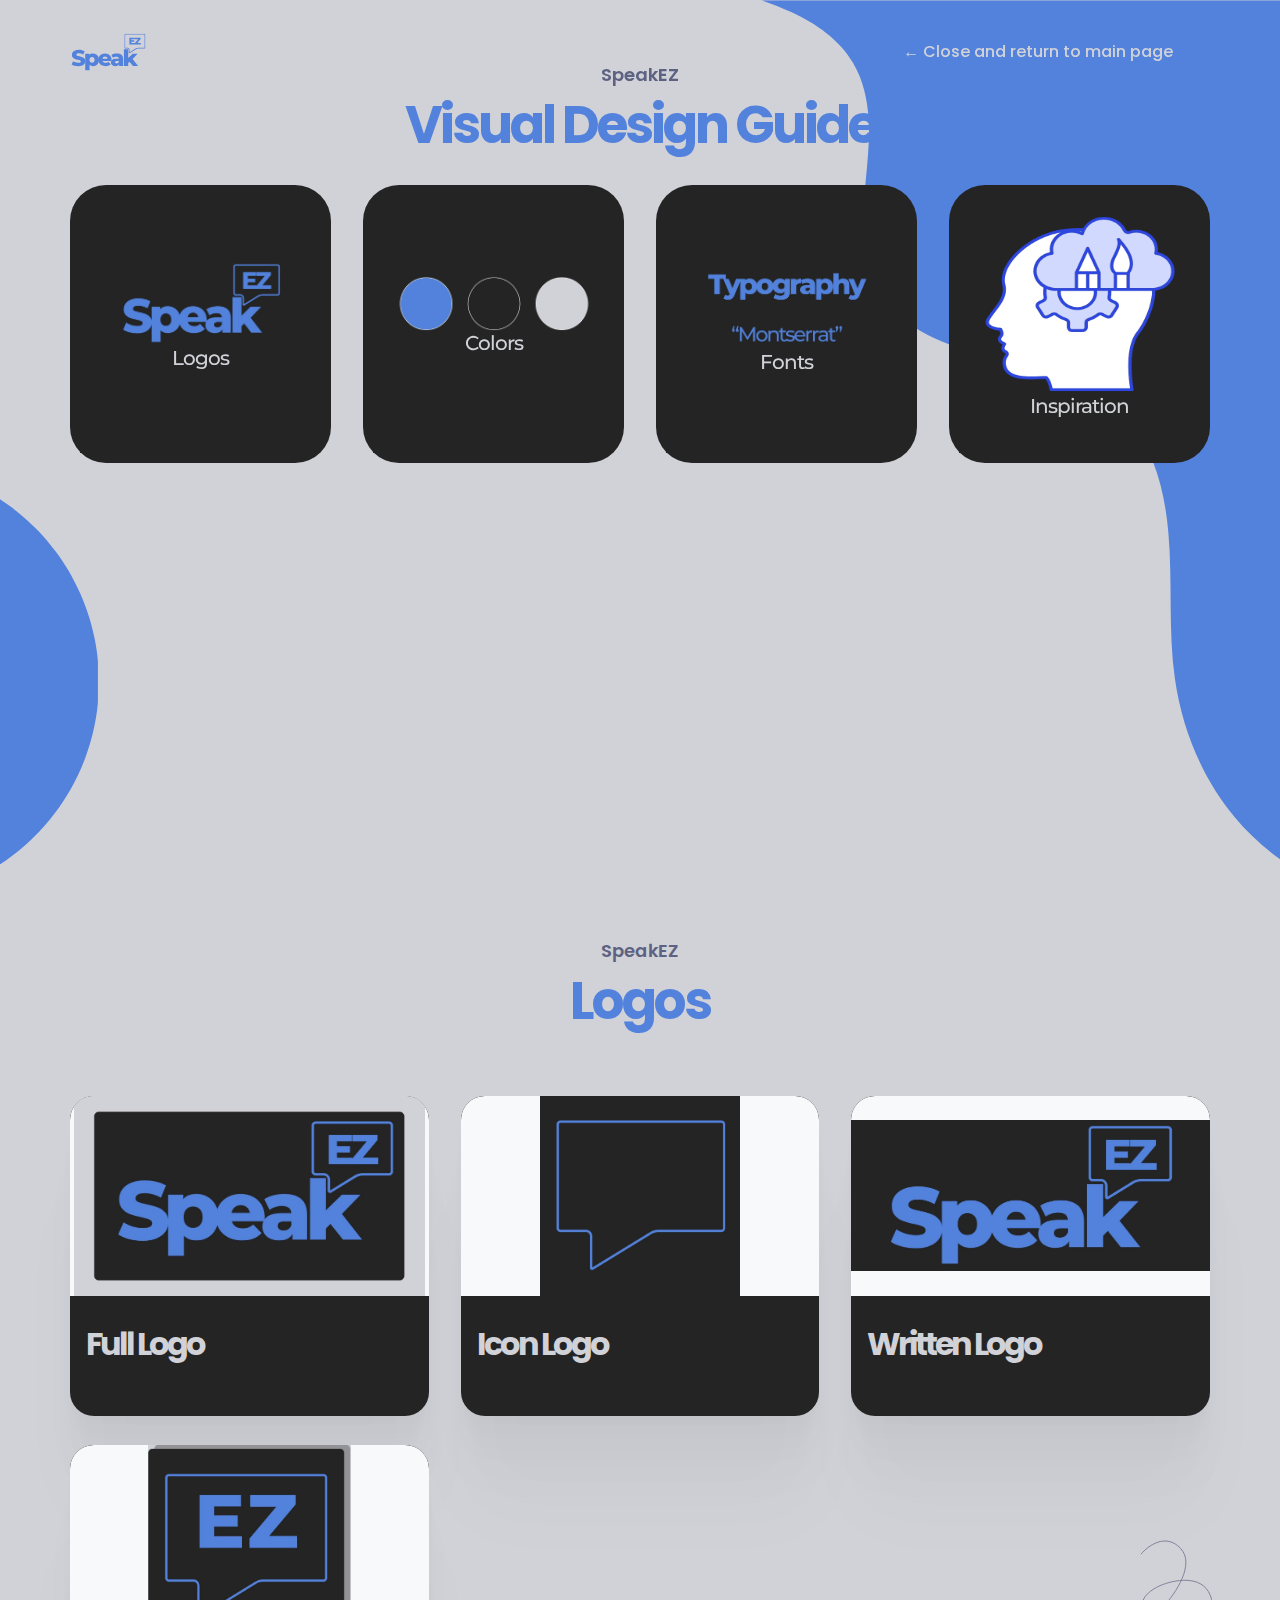
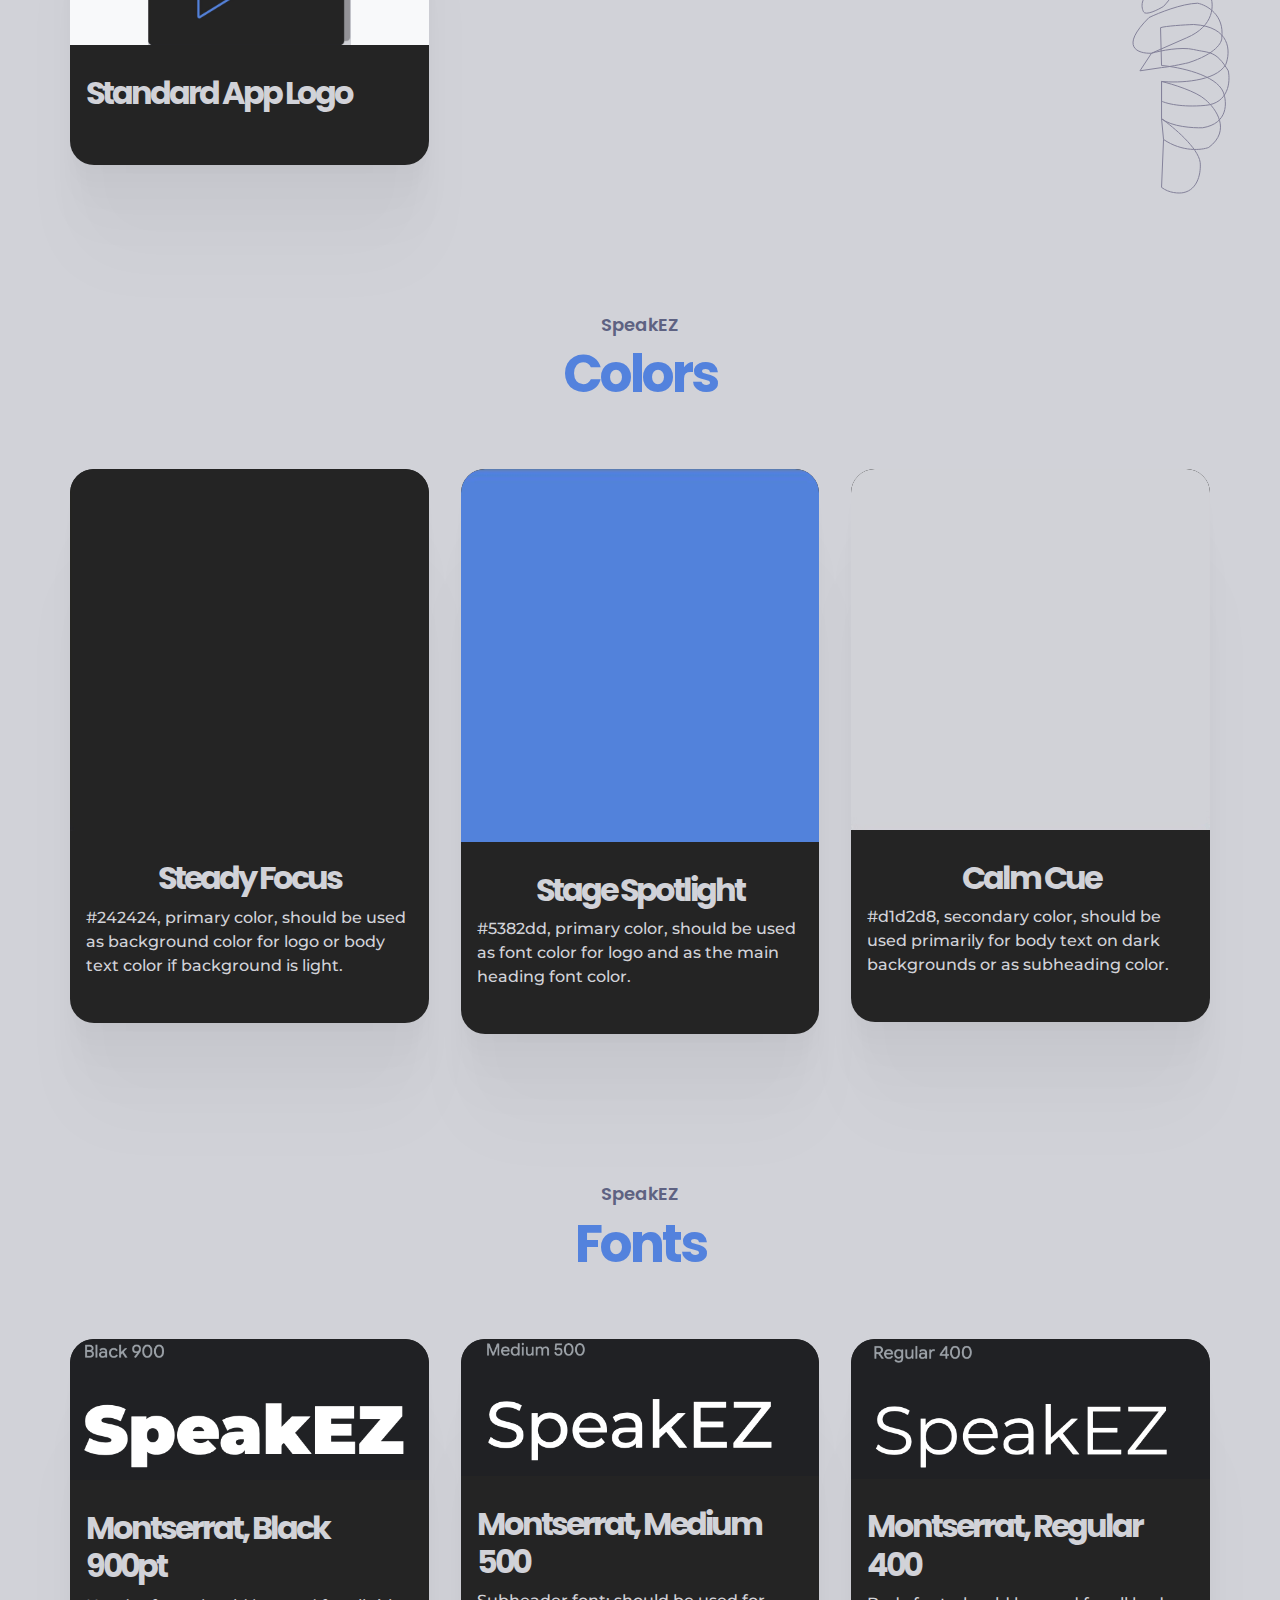
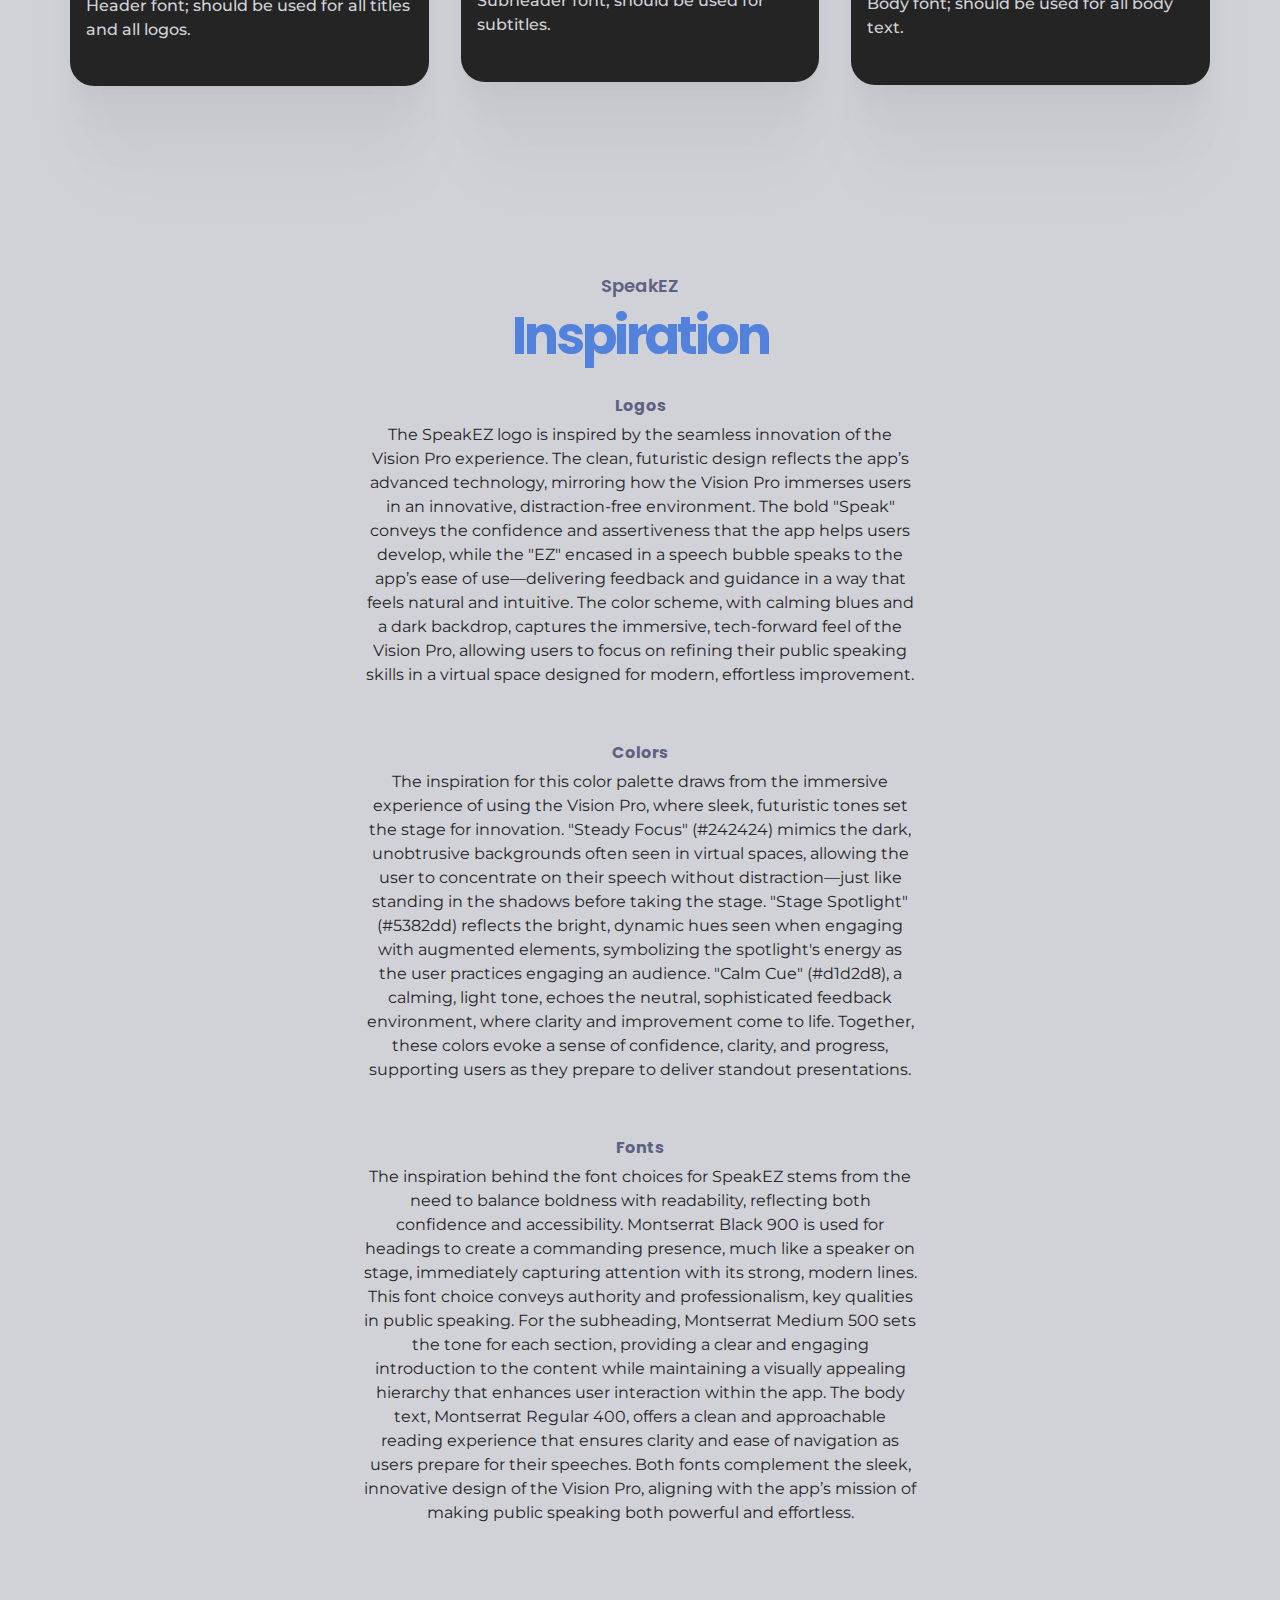
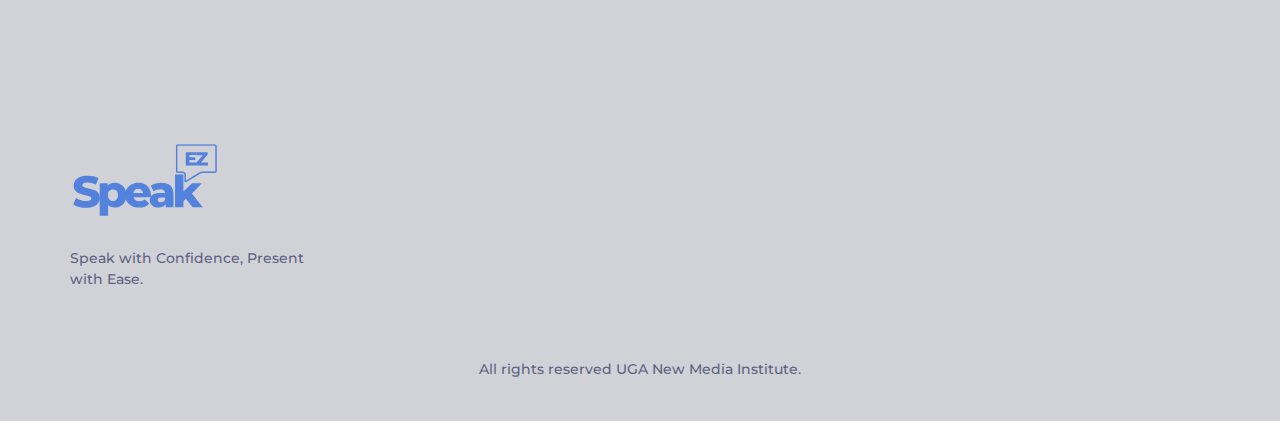
<file: design-guide.html>
<!DOCTYPE html>
<html lang="en-US" dir="ltr">

  <head>
    <meta charset="utf-8">
    <meta http-equiv="X-UA-Compatible" content="IE=edge">
    <meta name="viewport" content="width=device-width, initial-scale=1">


    <!-- ===============================================-->
    <!--    Document Title - Be sure to add your team name, along with any other info-->
    <!-- ===============================================-->
    <title>SpeakEZ | New Media Certificate Capstone Project Page</title>


    <!-- ===============================================-->
    <!--    Favicons - Feel free to replace the NMI Logo with your own! This generator seems good: https://realfavicongenerator.net-->
    <!-- ===============================================-->
    <link rel="apple-touch-icon" sizes="180x180" href="assets/img/favicons/apple-touch-icon.png">
    <link rel="icon" type="image/png" sizes="32x32" href="assets/img/favicons/favicon-32x32.png">
    <link rel="icon" type="image/png" sizes="16x16" href="assets/img/favicons/favicon-16x16.png">
    <link rel="manifest" href="assets/img/favicons/site.webmanifest">
    <link rel="mask-icon" href="assets/img/favicons/safari-pinned-tab.svg" color="#5bbad5">
    <link rel="shortcut icon" href="assets/img/favicons/favicon.ico">
    <meta name="msapplication-TileColor" content="#da532c">
    <meta name="msapplication-config" content="assets/img/favicons/browserconfig.xml">
    <meta name="theme-color" content="#ffffff">


    <!-- ===============================================-->
    <!--    Stylesheets - Don't touch theme.css; all customizations should go in custom.css-->
    <!-- ===============================================-->
    <link href="assets/css/theme.css" rel="stylesheet" />
    <link href="assets/css/custom.css" rel="stylesheet" />

  </head>


  <body>

    <!-- ===============================================-->
    <!--    Main Content-->
    <!-- ===============================================-->
    <main class="main" id="top">

      <!-- ===============================================-->
      <!--    Navbar-->
      <nav class="navbar navbar-expand-lg navbar-light fixed-top py-4 d-block" data-navbar-on-scroll="data-navbar-on-scroll">
        <div class="container"><a class="navbar-brand" href="index.html"><img src="assets/img/nmi/SpeakEZ_logo.svg" height="40" alt="logo"></a>
          <button class="navbar-toggler" type="button" data-bs-toggle="collapse" data-bs-target="#navbarSupportedContent" aria-controls="navbarSupportedContent" aria-expanded="false" aria-label="Toggle navigation"><span class="navbar-toggler-icon"> </span></button>
          <div class="collapse navbar-collapse border-top border-lg-0 mt-4 mt-lg-0" id="navbarSupportedContent">
            <ul class="navbar-nav ms-auto pt-2 pt-lg-0 font-base align-items-lg-center align-items-start">
              <li class="nav-item px-3 px-xl-4"><a class="nav-link fw-medium" aria-current="page" href="javascript:window.open('','_self').close();">&#8592; Close and return to main page</a></li>
            </ul>
          </div>
        </div>
      </nav>
      <!--    End of Navbar-->
      <!-- ===============================================-->

      <!-- ============================================-->
      <!-- Project Details============================-->
      <section class="d-flex flex-column hero-main" id="categories">
        <div class="bg-holder" style="background-image:url(assets/img/hero/hero-bg.svg);">
        </div>
        <div class="container">
          <div class="mb-4 text-center">
            <h5 class="text-secondary">SpeakEZ</h5>
            <a href="assets/files/Visual Design Guide/SpeakEZ Visual Design Guide.pdf" class="custom-link" target="_blank">
              <h3 class="fs-xl-10 fs-lg-8 fs-7 fw-bold">Visual Design Guide</h3>
          </a>
          </div>
          <div class="row">
            <div class="col-lg-3 col-sm-6">
              <a href="#logos" class="text-decoration-none">
              <div class="card service-card shadow-hover rounded-3 text-center align-items-center">
                <div class="card-body p-xxl-5 p-4"> <img src="assets/img/logos/written_logo.jpg" width="75" alt="logos" />
                  <h4 class="mb-3">Logos</h4>
                </div>
              </div>
            </a> 
            </div>
            <div class="col-lg-3 col-sm-6">
              <a href="#colors" class="text-decoration-none">
              <div class="card service-card shadow-hover rounded-3 text-center align-items-center">
                <div class="card-body p-xxl-5 p-4"> <img src="assets/img/category/Brand Colors circles.jpg" width="190" alt="colors" />
                  <h4 class="mb-3">Colors</h4>
                </div>
              </div>
            </a> 
            </div>
            <div class="col-lg-3 col-sm-6">
              <a href="#fonts" class="text-decoration-none">
              <div class="card service-card shadow-hover rounded-3 text-center align-items-center">
                <div class="card-body p-xxl-5 p-4"> <img src="assets/img/fonts/font title.jpg" width="190" alt="fonts" />
                  <h4 class="mb-3">Fonts</h4>
                </div>
              </div>
            </a> 
            </div>
            <div class="col-lg-3 col-sm-6">
              <a href="#inspiration" class="text-decoration-none">
              <div class="card service-card shadow-hover rounded-3 text-center align-items-center">
                <div class="card-body p-xxl-5 p-4"> <img src="assets/img/category/inspiration.png" width="75" alt="inspiration" />              
                 <!--<a href="https://www.flaticon.com/free-icons/problem-solve" title="problem solve icons">Problem solve icons created by Iconic Artisan - Flaticon</a> --> 
                  <h4 class="mb-3">Inspiration</h4>
                </div>
              </div>
              </a> 
            </div>
          </div>
        </div><!-- end of .container-->

      </section>
      <!-- End of Project Details============================-->
      <!-- ============================================-->

      <!-- ============================================-->
      <!-- Logos begin ============================-->
      <section class="pt-5" id="logos">
        <div class="container">
          <div class="position-absolute start-100 bottom-0 translate-middle-x d-none d-xl-block ms-xl-n4"><img src="assets/img/dest/shape.svg" alt="destination"></div>
          <div class="mb-7 text-center">
            <h5 class="text-secondary">SpeakEZ</h5>
            <a href="assets/img/logos/Logos.zip" class="custom-link" download>
              <h3 class="fs-xl-10 fs-lg-8 fs-7 fw-bold">Logos</h3>
          </a>
          </div>
          <div class="row">
            <div class="col-md-4 mb-4">
              <div class="card overflow-hidden shadow team"> <img class="card-img-top" src="assets/img/logos/Full_logo.jpg" alt="full logo" />

                <div class="card-body py-4 px-3">
                  <div class="d-flex flex-column flex-lg-row justify-content-between mb-3">
                    <h4 class="text-secondary fw-bold team-name">Full Logo</h4>
                  </div>
                </div>
              </div>
            </div>
            <div class="col-md-4 mb-4">
              <div class="card overflow-hidden shadow team"> <img class="card-img-top" src="assets/img/logos/icon_logo.jpg" alt="icon logo" />

                <div class="card-body py-4 px-3">
                  <div class="d-flex flex-column flex-lg-row justify-content-between mb-3">
                    <h4 class="text-secondary fw-bold team-name">Icon Logo</h4>
                  </div>
                </div>
              </div>
            </div>
            <div class="col-md-4 mb-4">
              <div class="card overflow-hidden shadow team"> <img class="card-img-top" src="assets/img/logos/written_logo.jpg" alt="written logo" />
                <div class="card-body py-4 px-3">
                  <div class="d-flex flex-column flex-lg-row justify-content-between mb-3">
                    <h4 class="text-secondary fw-bold team-name">Written Logo</h4>
                  </div>
                </div>
              </div>
            </div>
            <div class="col-md-4 mb-4">
              <div class="card overflow-hidden shadow team"> <img class="card-img-top" src="assets/img/logos/app_logo.jpg" alt="app logo" />

                <div class="card-body py-4 px-3">
                  <div class="d-flex flex-column flex-lg-row justify-content-between mb-3">
                    <h4 class="text-secondary fw-bold team-name">Standard App Logo</h4>
                  </div>
                </div>
              </div>
            </div>
          </div>
        </div><!-- end of .container-->
      </section>
      <!-- Logos end ============================-->
      <!-- ============================================-->

 <!-- ============================================-->
      <!-- Colors begin ============================-->
      <section class="pt-5" id="colors">

        <div class="container">
         
          <div class="mb-7 text-center">
            <h5 class="text-secondary">SpeakEZ</h5>
            <h3 class="fs-xl-10 fs-lg-8 fs-7 fw-bold">Colors</h3>
          </div>
          <div class="row">
            <div class="col-md-4 mb-4">
              <div class="card overflow-hidden shadow team"> <img class="card-img-top" src="assets/img/colors/242424.jpg" alt="steady focus" />
                <div class="card-body py-4 px-3">
                  <div class="mb-3"> 
                    <h4 class="text-secondary fw-bold team-name">Steady Focus</h4>
                    <div class="d-flex align-items-center"><span class="fs-0 fw-medium team-role">#242424, primary color, should be used as background color for logo or body text color if background is light.</span></div>
                  </div>
                </div>
              </div>
            </div>
    
            <div class="col-md-4 mb-4">
              <div class="card overflow-hidden shadow team"> <img class="card-img-top" src="assets/img/colors/5382dd.jpg" alt="stage spotlight" />
                <div class="card-body py-4 px-3">
                  <div class="mb-3">
                    <h4 class="text-secondary fw-bold team-name">Stage Spotlight</h4>
                    <div class="d-flex align-items-center"><span class="fs-0 fw-medium team-role">#5382dd, primary color, should be used as font color for logo and as the main heading font color.  </span></div>
                  </div>
    
                </div>
              </div>
            </div>
            <div class="col-md-4 mb-4">
              <div class="card overflow-hidden shadow team"> <img class="card-img-top" src="assets/img/colors/d1d2d8.jpg" alt="calm cue" />
                <div class="card-body py-4 px-3">
                  <div class="mb-3">
                    <h4 class="text-secondary fw-bold team-name">Calm Cue</h4>
                    <div class="d-flex align-items-center"><span class="fs-0 fw-medium team-role">#d1d2d8, secondary color, should be used primarily for body text on dark backgrounds or as subheading color.</span></div>
                  </div>

                </div>
              </div>
            </div>
          </div>
          </div>
        <!-- end of .container-->
      </section>
      <!-- Colors end ============================-->
      <!-- ============================================-->

<!-- ============================================-->
<!-- Fonts begin ============================-->
<section class="pt-5" id="fonts">

  <div class="container">

    <div class="mb-7 text-center">
      <h5 class="text-secondary">SpeakEZ</h5>
      <h3 class="fs-xl-10 fs-lg-8 fs-7 fw-bold">
        <a href="https://fonts.google.com/specimen/Montserrat?preview.text=SpeakEZ" class="custom-link" target="_blank">Fonts</a>
      </h3>
    </div>
    
    <div class="row">
      <div class="col-md-4 mb-4">
        <div class="card overflow-hidden shadow team"> <img class="card-img-top" src="assets/img/fonts/Black 900.png" alt="black 900" />
          <div class="card-body py-4 px-3">
            <div class="mb-3">
              <h4 class="text-secondary fw-bold team-name">Montserrat, Black 900pt</h4>
              <div class="d-flex align-items-center">
                <span class="fs-0 fw-medium team-role">Header font; should be used for all titles and all logos.</span>
              </div>
            </div>
          </div>
        </div>
      </div>

      <div class="col-md-4 mb-4">
        <div class="card overflow-hidden shadow team"> <img class="card-img-top" src="assets/img/fonts/Medium 500.png" alt="medium 500" />
          <div class="card-body py-4 px-3">
            <div class="mb-3">
              <h4 class="text-secondary fw-bold team-name">Montserrat, Medium 500</h4> 
              <div class="d-flex align-items-center">
                <span class="fs-0 fw-medium team-role">Subheader font; should be used for subtitles.</span>
              </div>
            </div>
          </div>
        </div>
      </div>

      <div class="col-md-4 mb-4">
        <div class="card overflow-hidden shadow team"> <img class="card-img-top" src="assets/img/fonts/Regular 400.png" alt="regular 400" />
          <div class="card-body py-4 px-3">
            <div class="mb-3">
              <h4 class="text-secondary fw-bold team-name">Montserrat, Regular 400</h4>
              <div class="d-flex align-items-center">
                <span class="fs-0 fw-medium team-role">Body font; should be used for all body text.</span>
              </div>
            </div>
          </div>
        </div>
      </div>

    </div><!-- end of .row -->
  </div><!-- end of .container-->

</section>
<!-- Fonts end ============================-->
<!-- ============================================-->
          <!-- ============================================-->
          <!-- <section> begin ============================-->
          <section id="inspiration">
            <div class="container">
              <div class="row align-items-center">
                <div class="col-lg-6">
                  <div class="mb-4 text-start">
                    <h5 class="text-secondary">SpeakEZ </h5>
                    <h3 class="fs-xl-10 fs-lg-8 fs-7 fw-bold">Inspiration</h3>
                  </div>
                  <div class="d-flex align-items-start mb-5">
                    <div class="flex-1">
                      <h5 class="text-secondary fw-bold fs-0">Logos</h5>
                      <p class="inspiration-text">The SpeakEZ logo is inspired by the seamless innovation of the Vision Pro experience. The clean, futuristic design reflects the app’s advanced technology, mirroring how the Vision Pro immerses users in an innovative, distraction-free environment. The bold "Speak" conveys the confidence and assertiveness that the app helps users develop, while the "EZ" encased in a speech bubble speaks to the app’s ease of use—delivering feedback and guidance in a way that feels natural and intuitive. The color scheme, with calming blues and a dark backdrop, captures the immersive, tech-forward feel of the Vision Pro, allowing users to focus on refining their public speaking skills in a virtual space designed for modern, effortless improvement.</p>
                    </div>
                  </div>
                  <div class="d-flex align-items-start mb-5">
                    <div class="flex-1">
                      <h5 class="text-secondary fw-bold fs-0">Colors</h5>
                      <p class="inspiration-text">The inspiration for this color palette draws from the immersive experience of using the Vision Pro, where sleek, futuristic tones set the stage for innovation. "Steady Focus" (#242424) mimics the dark, unobtrusive backgrounds often seen in virtual spaces, allowing the user to concentrate on their speech without distraction—just like standing in the shadows before taking the stage. "Stage Spotlight" (#5382dd) reflects the bright, dynamic hues seen when engaging with augmented elements, symbolizing the spotlight's energy as the user practices engaging an audience. "Calm Cue" (#d1d2d8), a calming, light tone, echoes the neutral, sophisticated feedback environment, where clarity and improvement come to life. Together, these colors evoke a sense of confidence, clarity, and progress, supporting users as they prepare to deliver standout presentations.</p>
                    </div>
                  </div>
                  <div class="d-flex align-items-start mb-5">
                    <div class="flex-1">
                      <h5 class="text-secondary fw-bold fs-0">Fonts</h5>
                      <p class="inspiration-text">The inspiration behind the font choices for SpeakEZ stems from the need to balance boldness with readability, reflecting both confidence and accessibility. Montserrat Black 900 is used for headings to create a commanding presence, much like a speaker on stage, immediately capturing attention with its strong, modern lines. This font choice conveys authority and professionalism, key qualities in public speaking. For the subheading, Montserrat Medium 500 sets the tone for each section, providing a clear and engaging introduction to the content while maintaining a visually appealing hierarchy that enhances user interaction within the app. The body text, Montserrat Regular 400, offers a clean and approachable reading experience that ensures clarity and ease of navigation as users prepare for their speeches. Both fonts complement the sleek, innovative design of the Vision Pro, aligning with the app’s mission of making public speaking both powerful and effortless.</p>
                    </div>
                  </div>
                </div>
              </div>
            </div>
          </section>
              <!-- Extra sections end ============================-->
              <!-- ============================================-->


        <!-- ============================================-->
      <!-- Footer begin ============================-->
      <section class="pb-0 pb-lg-4">

        <div class="container">
          <div class="row">
            <div class="col-lg-3 col-md-7 col-12 mb-4 mb-md-6 mb-lg-0 order-0"> <img class="mb-4" src="assets/img/nmi/SpeakEZ_logo.svg" width="150" alt="New Media Institute" />
              <p class="fs--1 text-secondary mb-0 fw-medium">Speak with Confidence, Present with Ease.</p>
            </div>
          </div>
        </div><!-- end of .container-->

      </section>
      <!-- Footer end ============================-->
      <!-- ============================================-->

      <div class="py-5 text-center">
        <p class="mb-0 text-secondary fs--1 fw-medium">All rights reserved UGA New Media Institute.</p>
      </div>
    </main>
    <!-- ===============================================-->
    <!--    End of Main Content-->
    <!-- ===============================================-->




    <!-- ===============================================-->
    <!--    JavaScript-->
    <!-- ===============================================-->
    <script src="vendors/@popperjs/popper.min.js"></script>
    <script src="vendors/bootstrap/bootstrap.min.js"></script>
    <script src="vendors/is/is.min.js"></script>
    <script src="https://polyfill.io/v3/polyfill.min.js?features=window.scroll"></script>
    <script src="vendors/fontawesome/all.min.js"></script>
    <script src="assets/js/theme.js"></script>

    <link href="https://fonts.googleapis.com/css2?family=Poppins:wght@400;500;600;700&amp;family=Volkhov:wght@700&amp;display=swap" rel="stylesheet">
  </body>

</html>
</file>
<file: assets/css/theme.css>
/* -------------------------------------------------------------------------- */
/*                                 Theme                                      */
/* -------------------------------------------------------------------------- */
/* prettier-ignore */
/* -------------------------------------------------------------------------- */
/*                                  Utilities                                 */
/* -------------------------------------------------------------------------- */
/*-----------------------------------------------
|   Bootstrap Styles
-----------------------------------------------*/
/*!
 * Bootstrap v5.0.0-alpha1 (https://getbootstrap.com/)
 * Copyright 2011-2020 The Bootstrap Authors
 * Copyright 2011-2020 Twitter, Inc.
 * Licensed under MIT (https://github.com/twbs/bootstrap/blob/main/LICENSE)
 */
:root {
  /* You can customize brand-primary and brand-primary-darker to customize the primary brand color throughout */
  --brand-primary: #ba0c2f;
  --brand-primary-darker: #960a26;

  
  --bs-blue: #747DEF;
  --bs-indigo: #6237FF;
  --bs-purple: #A1B0FC;
  --bs-pink: #D42DA3;
  --bs-red: #363636;
  --bs-orange: #363636;
  --bs-yellow: #ba0c2f;
  --bs-green: #79B93C;
  --bs-teal: #006380;
  --bs-cyan: #2fc4f1;
  --bs-white: #FFFEFE;
  --bs-gray: #F0F4F9;
  --bs-gray-dark: #616161;
  --bs-primary: #ba0c2f;
  --bs-secondary: #5E6282;
  --bs-success: #79B93C;
  --bs-info: #006380;
  --bs-warning: #ba0c2f;
  --bs-danger: #363636;
  --bs-light: #F0F4F9;
  --bs-dark: #212832;
  --bs-font-sans-serif: "Poppins", "Rubik", "Open Sans", -apple-system, BlinkMacSystemFont, "Segoe UI", "Helvetica Neue", Arial, sans-serif, "Apple Color Emoji", "Segoe UI Emoji", "Segoe UI Symbol";
  --bs-font-monospace: "SFMono-Regular", Menlo, Monaco, Consolas, "Liberation Mono", "Courier New", monospace;
  --bs-gradient: linear-gradient(180deg, rgba(255, 254, 254, 0.15), rgba(255, 254, 254, 0));
}

*,
*::before,
*::after {
  -webkit-box-sizing: border-box;
  box-sizing: border-box;
}

@media (prefers-reduced-motion: no-preference) {
  :root {
    scroll-behavior: smooth;
  }
}

body {
  margin: 0;
  font-family: "Poppins", "Rubik", -apple-system, BlinkMacSystemFont, "Segoe UI", "Helvetica Neue", Arial, sans-serif, "Apple Color Emoji", "Segoe UI Emoji", "Segoe UI Symbol";
  font-size: 1rem;
  font-weight: 400;
  line-height: 1.5;
  color: #5E6282;
  background-color: #FFFEFE;
  -webkit-text-size-adjust: 100%;
  -webkit-tap-highlight-color: rgba(0, 0, 0, 0);
}

hr {
  margin: 1rem 0;
  color: #EEEEEE;
  background-color: currentColor;
  border: 0;
  opacity: 1;
}

hr:not([size]) {
  height: 1px;
}

h1, .h1, h2, .h2, h3, .h3, h4, .h4, h5, .h5, h6, .h6 {
  margin-top: 0;
  margin-bottom: 0.5rem;
  font-family: "Poppins", "Rubik", "Open Sans", -apple-system, BlinkMacSystemFont, "Segoe UI", "Helvetica Neue", Arial, sans-serif, "Apple Color Emoji", "Segoe UI Emoji", "Segoe UI Symbol";
  font-weight: 600;
  line-height: 1.2;
  color: #14183E;
}

h1, .h1 {
  font-size: calc(1.3052rem + 0.66244vw);
}

@media (min-width: 1200px) {
  h1, .h1 {
    font-size: 1.80203rem;
  }
}

h2, .h2 {
  font-size: calc(1.28518rem + 0.42217vw);
}

@media (min-width: 1200px) {
  h2, .h2 {
    font-size: 1.60181rem;
  }
}

h3, .h3 {
  font-size: calc(1.26738rem + 0.20859vw);
}

@media (min-width: 1200px) {
  h3, .h3 {
    font-size: 1.42383rem;
  }
}

h4, .h4 {
  font-size: calc(1.25156rem + 0.01875vw);
}

@media (min-width: 1200px) {
  h4, .h4 {
    font-size: 1.26563rem;
  }
}

h5, .h5 {
  font-size: 1.125rem;
}

h6, .h6 {
  font-size: 0.88889rem;
}

p {
  margin-top: 0;
  margin-bottom: 1rem;
}

abbr[title],
abbr[data-bs-original-title] {
  -webkit-text-decoration: underline dotted;
  text-decoration: underline dotted;
  cursor: help;
  -webkit-text-decoration-skip-ink: none;
  text-decoration-skip-ink: none;
}

address {
  margin-bottom: 1rem;
  font-style: normal;
  line-height: inherit;
}

ol,
ul {
  padding-left: 2rem;
}

ol,
ul,
dl {
  margin-top: 0;
  margin-bottom: 1rem;
}

ol ol,
ul ul,
ol ul,
ul ol {
  margin-bottom: 0;
}

dt {
  font-weight: 700;
}

dd {
  margin-bottom: .5rem;
  margin-left: 0;
}

blockquote {
  margin: 0 0 1rem;
}

b,
strong {
  font-weight: 800;
}

small, .small {
  font-size: 75%;
}

mark, .mark {
  padding: 0.2em;
  background-color: #fcf8e3;
}

sub,
sup {
  position: relative;
  font-size: 0.75em;
  line-height: 0;
  vertical-align: baseline;
}

sub {
  bottom: -.25em;
}

sup {
  top: -.5em;
}

a {
  color: #212832;
  text-decoration: none;
}

a:hover {
  color: var(--brand-primary);
  text-decoration: underline;
}

a:not([href]):not([class]), a:not([href]):not([class]):hover {
  color: inherit;
  text-decoration: none;
}

pre,
code,
kbd,
samp {
  font-family: var(--bs-font-monospace);
  font-size: 1em;
  direction: ltr /* rtl:ignore */;
  unicode-bidi: bidi-override;
}

pre {
  display: block;
  margin-top: 0;
  margin-bottom: 1rem;
  overflow: auto;
  font-size: 75%;
}

pre code {
  font-size: inherit;
  color: inherit;
  word-break: normal;
}

code {
  font-size: 75%;
  color: #D42DA3;
  word-wrap: break-word;
}

a > code {
  color: inherit;
}

kbd {
  padding: 0.2rem 0.4rem;
  font-size: 75%;
  color: #FFFEFE;
  background-color: #5E6282;
  border-radius: 0.625rem;
}

kbd kbd {
  padding: 0;
  font-size: 1em;
  font-weight: 700;
}

figure {
  margin: 0 0 1rem;
}

img,
svg {
  vertical-align: middle;
}

table {
  caption-side: bottom;
  border-collapse: collapse;
}

caption {
  padding-top: 0.5rem;
  padding-bottom: 0.5rem;
  color: #BDBDBD;
  text-align: left;
}

th {
  text-align: inherit;
  text-align: -webkit-match-parent;
}

thead,
tbody,
tfoot,
tr,
td,
th {
  border-color: inherit;
  border-style: solid;
  border-width: 0;
}

label {
  display: inline-block;
}

button {
  border-radius: 0;
}

button:focus:not(:focus-visible) {
  outline: 0;
}

input,
button,
select,
optgroup,
textarea {
  margin: 0;
  font-family: inherit;
  font-size: inherit;
  line-height: inherit;
}

button,
select {
  text-transform: none;
}

[role="button"] {
  cursor: pointer;
}

select {
  word-wrap: normal;
}

select:disabled {
  opacity: 1;
}

[list]::-webkit-calendar-picker-indicator {
  display: none;
}

button,
[type="button"],
[type="reset"],
[type="submit"] {
  -webkit-appearance: button;
}

button:not(:disabled),
[type="button"]:not(:disabled),
[type="reset"]:not(:disabled),
[type="submit"]:not(:disabled) {
  cursor: pointer;
}

::-moz-focus-inner {
  padding: 0;
  border-style: none;
}

textarea {
  resize: vertical;
}

fieldset {
  min-width: 0;
  padding: 0;
  margin: 0;
  border: 0;
}

legend {
  float: left;
  width: 100%;
  padding: 0;
  margin-bottom: 0.5rem;
  font-size: calc(1.275rem + 0.3vw);
  line-height: inherit;
}

@media (min-width: 1200px) {
  legend {
    font-size: 1.5rem;
  }
}

legend + * {
  clear: left;
}

::-webkit-datetime-edit-fields-wrapper,
::-webkit-datetime-edit-text,
::-webkit-datetime-edit-minute,
::-webkit-datetime-edit-hour-field,
::-webkit-datetime-edit-day-field,
::-webkit-datetime-edit-month-field,
::-webkit-datetime-edit-year-field {
  padding: 0;
}

::-webkit-inner-spin-button {
  height: auto;
}

[type="search"] {
  outline-offset: -2px;
  -webkit-appearance: textfield;
}

/* rtl:raw:
[type="tel"],
[type="url"],
[type="email"],
[type="number"] {
  direction: ltr;
}
*/
::-webkit-search-decoration {
  -webkit-appearance: none;
}

::-webkit-color-swatch-wrapper {
  padding: 0;
}

::file-selector-button {
  font: inherit;
}

::-webkit-file-upload-button {
  font: inherit;
  -webkit-appearance: button;
}

output {
  display: inline-block;
}

iframe {
  border: 0;
}

summary {
  display: list-item;
  cursor: pointer;
}

progress {
  vertical-align: baseline;
}

[hidden] {
  display: none !important;
}

.lead {
  font-size: 1.2rem;
  font-weight: 400;
}

.display-1 {
  font-size: calc(1.38158rem + 1.57894vw);
  font-weight: 900;
  line-height: 1;
}

@media (min-width: 1200px) {
  .display-1 {
    font-size: 2.56578rem;
  }
}

.display-2 {
  font-size: calc(1.35307rem + 1.23684vw);
  font-weight: 900;
  line-height: 1;
}

@media (min-width: 1200px) {
  .display-2 {
    font-size: 2.2807rem;
  }
}

.display-3 {
  font-size: calc(1.32773rem + 0.93274vw);
  font-weight: 900;
  line-height: 1;
}

@media (min-width: 1200px) {
  .display-3 {
    font-size: 2.02729rem;
  }
}

.display-4 {
  font-size: calc(1.3052rem + 0.66244vw);
  font-weight: 900;
  line-height: 1;
}

@media (min-width: 1200px) {
  .display-4 {
    font-size: 1.80203rem;
  }
}

.display-5 {
  font-size: calc(1.28518rem + 0.42217vw);
  font-weight: 900;
  line-height: 1;
}

@media (min-width: 1200px) {
  .display-5 {
    font-size: 1.60181rem;
  }
}

.display-6 {
  font-size: calc(1.26738rem + 0.20859vw);
  font-weight: 900;
  line-height: 1;
}

@media (min-width: 1200px) {
  .display-6 {
    font-size: 1.42383rem;
  }
}

.list-unstyled {
  padding-left: 0;
  list-style: none;
}

.list-inline {
  padding-left: 0;
  list-style: none;
}

.list-inline-item {
  display: inline-block;
}

.list-inline-item:not(:last-child) {
  margin-right: 0.5rem;
}

.initialism {
  font-size: 75%;
  text-transform: uppercase;
}

.blockquote {
  margin-bottom: 1rem;
  font-size: 1.2rem;
}

.blockquote > :last-child {
  margin-bottom: 0;
}

.blockquote-footer {
  margin-top: -1rem;
  margin-bottom: 1rem;
  font-size: 75%;
  color: #F0F4F9;
}

.blockquote-footer::before {
  content: "\2014\00A0";
}

.img-fluid {
  max-width: 100%;
  height: auto;
}

.img-thumbnail {
  padding: 0.25rem;
  background-color: #FFFEFE;
  border: 1px solid #EEEEEE;
  border-radius: 1.5rem;
  max-width: 100%;
  height: auto;
}

.figure {
  display: inline-block;
}

.figure-img {
  margin-bottom: 0.5rem;
  line-height: 1;
}

.figure-caption {
  font-size: 75%;
  color: #F0F4F9;
}

.container,
.container-fluid,
.container-sm,
.container-md,
.container-lg,
.container-xl,
.container-xxl {
  width: 100%;
  padding-right: var(--bs-gutter-x, 1rem);
  padding-left: var(--bs-gutter-x, 1rem);
  margin-right: auto;
  margin-left: auto;
}

@media (min-width: 576px) {
  .container, .container-sm {
    max-width: 540px;
  }
}

@media (min-width: 768px) {
  .container, .container-sm, .container-md {
    max-width: 720px;
  }
}

@media (min-width: 992px) {
  .container, .container-sm, .container-md, .container-lg {
    max-width: 960px;
  }
}

@media (min-width: 1200px) {
  .container, .container-sm, .container-md, .container-lg, .container-xl {
    max-width: 1140px;
  }
}

@media (min-width: 1400px) {
  .container, .container-sm, .container-md, .container-lg, .container-xl, .container-xxl {
    max-width: 1320px;
  }
}

.row {
  --bs-gutter-x: 2rem;
  --bs-gutter-y: 0;
  display: -webkit-box;
  display: -ms-flexbox;
  display: flex;
  -ms-flex-wrap: wrap;
  flex-wrap: wrap;
  margin-top: calc(var(--bs-gutter-y) * -1);
  margin-right: calc(var(--bs-gutter-x) / -2);
  margin-left: calc(var(--bs-gutter-x) / -2);
}

.row > * {
  -ms-flex-negative: 0;
  flex-shrink: 0;
  width: 100%;
  max-width: 100%;
  padding-right: calc(var(--bs-gutter-x) / 2);
  padding-left: calc(var(--bs-gutter-x) / 2);
  margin-top: var(--bs-gutter-y);
}

.col {
  -webkit-box-flex: 1;
  -ms-flex: 1 0 0%;
  flex: 1 0 0%;
}

.row-cols-auto > * {
  -webkit-box-flex: 0;
  -ms-flex: 0 0 auto;
  flex: 0 0 auto;
  width: auto;
}

.row-cols-1 > * {
  -webkit-box-flex: 0;
  -ms-flex: 0 0 auto;
  flex: 0 0 auto;
  width: 100%;
}

.row-cols-2 > * {
  -webkit-box-flex: 0;
  -ms-flex: 0 0 auto;
  flex: 0 0 auto;
  width: 50%;
}

.row-cols-3 > * {
  -webkit-box-flex: 0;
  -ms-flex: 0 0 auto;
  flex: 0 0 auto;
  width: 33.33333%;
}

.row-cols-4 > * {
  -webkit-box-flex: 0;
  -ms-flex: 0 0 auto;
  flex: 0 0 auto;
  width: 25%;
}

.row-cols-5 > * {
  -webkit-box-flex: 0;
  -ms-flex: 0 0 auto;
  flex: 0 0 auto;
  width: 20%;
}

.row-cols-6 > * {
  -webkit-box-flex: 0;
  -ms-flex: 0 0 auto;
  flex: 0 0 auto;
  width: 16.66667%;
}

.col-auto {
  -webkit-box-flex: 0;
  -ms-flex: 0 0 auto;
  flex: 0 0 auto;
  width: auto;
}

.col-1 {
  -webkit-box-flex: 0;
  -ms-flex: 0 0 auto;
  flex: 0 0 auto;
  width: 8.33333%;
}

.col-2 {
  -webkit-box-flex: 0;
  -ms-flex: 0 0 auto;
  flex: 0 0 auto;
  width: 16.66667%;
}

.col-3 {
  -webkit-box-flex: 0;
  -ms-flex: 0 0 auto;
  flex: 0 0 auto;
  width: 25%;
}

.col-4 {
  -webkit-box-flex: 0;
  -ms-flex: 0 0 auto;
  flex: 0 0 auto;
  width: 33.33333%;
}

.col-5 {
  -webkit-box-flex: 0;
  -ms-flex: 0 0 auto;
  flex: 0 0 auto;
  width: 41.66667%;
}

.col-6 {
  -webkit-box-flex: 0;
  -ms-flex: 0 0 auto;
  flex: 0 0 auto;
  width: 50%;
}

.col-7 {
  -webkit-box-flex: 0;
  -ms-flex: 0 0 auto;
  flex: 0 0 auto;
  width: 58.33333%;
}

.col-8 {
  -webkit-box-flex: 0;
  -ms-flex: 0 0 auto;
  flex: 0 0 auto;
  width: 66.66667%;
}

.col-9 {
  -webkit-box-flex: 0;
  -ms-flex: 0 0 auto;
  flex: 0 0 auto;
  width: 75%;
}

.col-10 {
  -webkit-box-flex: 0;
  -ms-flex: 0 0 auto;
  flex: 0 0 auto;
  width: 83.33333%;
}

.col-11 {
  -webkit-box-flex: 0;
  -ms-flex: 0 0 auto;
  flex: 0 0 auto;
  width: 91.66667%;
}

.col-12 {
  -webkit-box-flex: 0;
  -ms-flex: 0 0 auto;
  flex: 0 0 auto;
  width: 100%;
}

.offset-1 {
  margin-left: 8.33333%;
}

.offset-2 {
  margin-left: 16.66667%;
}

.offset-3 {
  margin-left: 25%;
}

.offset-4 {
  margin-left: 33.33333%;
}

.offset-5 {
  margin-left: 41.66667%;
}

.offset-6 {
  margin-left: 50%;
}

.offset-7 {
  margin-left: 58.33333%;
}

.offset-8 {
  margin-left: 66.66667%;
}

.offset-9 {
  margin-left: 75%;
}

.offset-10 {
  margin-left: 83.33333%;
}

.offset-11 {
  margin-left: 91.66667%;
}

.g-0,
.gx-0 {
  --bs-gutter-x: 0;
}

.g-0,
.gy-0 {
  --bs-gutter-y: 0;
}

.g-1,
.gx-1 {
  --bs-gutter-x: 0.25rem;
}

.g-1,
.gy-1 {
  --bs-gutter-y: 0.25rem;
}

.g-2,
.gx-2 {
  --bs-gutter-x: 0.5rem;
}

.g-2,
.gy-2 {
  --bs-gutter-y: 0.5rem;
}

.g-3,
.gx-3 {
  --bs-gutter-x: 1rem;
}

.g-3,
.gy-3 {
  --bs-gutter-y: 1rem;
}

.g-4,
.gx-4 {
  --bs-gutter-x: 1.8rem;
}

.g-4,
.gy-4 {
  --bs-gutter-y: 1.8rem;
}

.g-5,
.gx-5 {
  --bs-gutter-x: 2.5rem;
}

.g-5,
.gy-5 {
  --bs-gutter-y: 2.5rem;
}

.g-6,
.gx-6 {
  --bs-gutter-x: 3rem;
}

.g-6,
.gy-6 {
  --bs-gutter-y: 3rem;
}

.g-7,
.gx-7 {
  --bs-gutter-x: 4rem;
}

.g-7,
.gy-7 {
  --bs-gutter-y: 4rem;
}

.g-8,
.gx-8 {
  --bs-gutter-x: 5rem;
}

.g-8,
.gy-8 {
  --bs-gutter-y: 5rem;
}

.g-9,
.gx-9 {
  --bs-gutter-x: 7.5rem;
}

.g-9,
.gy-9 {
  --bs-gutter-y: 7.5rem;
}

.g-10,
.gx-10 {
  --bs-gutter-x: 10rem;
}

.g-10,
.gy-10 {
  --bs-gutter-y: 10rem;
}

.g-11,
.gx-11 {
  --bs-gutter-x: 12.5rem;
}

.g-11,
.gy-11 {
  --bs-gutter-y: 12.5rem;
}

.g-12,
.gx-12 {
  --bs-gutter-x: 15rem;
}

.g-12,
.gy-12 {
  --bs-gutter-y: 15rem;
}

@media (min-width: 576px) {
  .col-sm {
    -webkit-box-flex: 1;
    -ms-flex: 1 0 0%;
    flex: 1 0 0%;
  }
  .row-cols-sm-auto > * {
    -webkit-box-flex: 0;
    -ms-flex: 0 0 auto;
    flex: 0 0 auto;
    width: auto;
  }
  .row-cols-sm-1 > * {
    -webkit-box-flex: 0;
    -ms-flex: 0 0 auto;
    flex: 0 0 auto;
    width: 100%;
  }
  .row-cols-sm-2 > * {
    -webkit-box-flex: 0;
    -ms-flex: 0 0 auto;
    flex: 0 0 auto;
    width: 50%;
  }
  .row-cols-sm-3 > * {
    -webkit-box-flex: 0;
    -ms-flex: 0 0 auto;
    flex: 0 0 auto;
    width: 33.33333%;
  }
  .row-cols-sm-4 > * {
    -webkit-box-flex: 0;
    -ms-flex: 0 0 auto;
    flex: 0 0 auto;
    width: 25%;
  }
  .row-cols-sm-5 > * {
    -webkit-box-flex: 0;
    -ms-flex: 0 0 auto;
    flex: 0 0 auto;
    width: 20%;
  }
  .row-cols-sm-6 > * {
    -webkit-box-flex: 0;
    -ms-flex: 0 0 auto;
    flex: 0 0 auto;
    width: 16.66667%;
  }
  .col-sm-auto {
    -webkit-box-flex: 0;
    -ms-flex: 0 0 auto;
    flex: 0 0 auto;
    width: auto;
  }
  .col-sm-1 {
    -webkit-box-flex: 0;
    -ms-flex: 0 0 auto;
    flex: 0 0 auto;
    width: 8.33333%;
  }
  .col-sm-2 {
    -webkit-box-flex: 0;
    -ms-flex: 0 0 auto;
    flex: 0 0 auto;
    width: 16.66667%;
  }
  .col-sm-3 {
    -webkit-box-flex: 0;
    -ms-flex: 0 0 auto;
    flex: 0 0 auto;
    width: 25%;
  }
  .col-sm-4 {
    -webkit-box-flex: 0;
    -ms-flex: 0 0 auto;
    flex: 0 0 auto;
    width: 33.33333%;
  }
  .col-sm-5 {
    -webkit-box-flex: 0;
    -ms-flex: 0 0 auto;
    flex: 0 0 auto;
    width: 41.66667%;
  }
  .col-sm-6 {
    -webkit-box-flex: 0;
    -ms-flex: 0 0 auto;
    flex: 0 0 auto;
    width: 50%;
  }
  .col-sm-7 {
    -webkit-box-flex: 0;
    -ms-flex: 0 0 auto;
    flex: 0 0 auto;
    width: 58.33333%;
  }
  .col-sm-8 {
    -webkit-box-flex: 0;
    -ms-flex: 0 0 auto;
    flex: 0 0 auto;
    width: 66.66667%;
  }
  .col-sm-9 {
    -webkit-box-flex: 0;
    -ms-flex: 0 0 auto;
    flex: 0 0 auto;
    width: 75%;
  }
  .col-sm-10 {
    -webkit-box-flex: 0;
    -ms-flex: 0 0 auto;
    flex: 0 0 auto;
    width: 83.33333%;
  }
  .col-sm-11 {
    -webkit-box-flex: 0;
    -ms-flex: 0 0 auto;
    flex: 0 0 auto;
    width: 91.66667%;
  }
  .col-sm-12 {
    -webkit-box-flex: 0;
    -ms-flex: 0 0 auto;
    flex: 0 0 auto;
    width: 100%;
  }
  .offset-sm-0 {
    margin-left: 0;
  }
  .offset-sm-1 {
    margin-left: 8.33333%;
  }
  .offset-sm-2 {
    margin-left: 16.66667%;
  }
  .offset-sm-3 {
    margin-left: 25%;
  }
  .offset-sm-4 {
    margin-left: 33.33333%;
  }
  .offset-sm-5 {
    margin-left: 41.66667%;
  }
  .offset-sm-6 {
    margin-left: 50%;
  }
  .offset-sm-7 {
    margin-left: 58.33333%;
  }
  .offset-sm-8 {
    margin-left: 66.66667%;
  }
  .offset-sm-9 {
    margin-left: 75%;
  }
  .offset-sm-10 {
    margin-left: 83.33333%;
  }
  .offset-sm-11 {
    margin-left: 91.66667%;
  }
  .g-sm-0,
  .gx-sm-0 {
    --bs-gutter-x: 0;
  }
  .g-sm-0,
  .gy-sm-0 {
    --bs-gutter-y: 0;
  }
  .g-sm-1,
  .gx-sm-1 {
    --bs-gutter-x: 0.25rem;
  }
  .g-sm-1,
  .gy-sm-1 {
    --bs-gutter-y: 0.25rem;
  }
  .g-sm-2,
  .gx-sm-2 {
    --bs-gutter-x: 0.5rem;
  }
  .g-sm-2,
  .gy-sm-2 {
    --bs-gutter-y: 0.5rem;
  }
  .g-sm-3,
  .gx-sm-3 {
    --bs-gutter-x: 1rem;
  }
  .g-sm-3,
  .gy-sm-3 {
    --bs-gutter-y: 1rem;
  }
  .g-sm-4,
  .gx-sm-4 {
    --bs-gutter-x: 1.8rem;
  }
  .g-sm-4,
  .gy-sm-4 {
    --bs-gutter-y: 1.8rem;
  }
  .g-sm-5,
  .gx-sm-5 {
    --bs-gutter-x: 2.5rem;
  }
  .g-sm-5,
  .gy-sm-5 {
    --bs-gutter-y: 2.5rem;
  }
  .g-sm-6,
  .gx-sm-6 {
    --bs-gutter-x: 3rem;
  }
  .g-sm-6,
  .gy-sm-6 {
    --bs-gutter-y: 3rem;
  }
  .g-sm-7,
  .gx-sm-7 {
    --bs-gutter-x: 4rem;
  }
  .g-sm-7,
  .gy-sm-7 {
    --bs-gutter-y: 4rem;
  }
  .g-sm-8,
  .gx-sm-8 {
    --bs-gutter-x: 5rem;
  }
  .g-sm-8,
  .gy-sm-8 {
    --bs-gutter-y: 5rem;
  }
  .g-sm-9,
  .gx-sm-9 {
    --bs-gutter-x: 7.5rem;
  }
  .g-sm-9,
  .gy-sm-9 {
    --bs-gutter-y: 7.5rem;
  }
  .g-sm-10,
  .gx-sm-10 {
    --bs-gutter-x: 10rem;
  }
  .g-sm-10,
  .gy-sm-10 {
    --bs-gutter-y: 10rem;
  }
  .g-sm-11,
  .gx-sm-11 {
    --bs-gutter-x: 12.5rem;
  }
  .g-sm-11,
  .gy-sm-11 {
    --bs-gutter-y: 12.5rem;
  }
  .g-sm-12,
  .gx-sm-12 {
    --bs-gutter-x: 15rem;
  }
  .g-sm-12,
  .gy-sm-12 {
    --bs-gutter-y: 15rem;
  }
}

@media (min-width: 768px) {
  .col-md {
    -webkit-box-flex: 1;
    -ms-flex: 1 0 0%;
    flex: 1 0 0%;
  }
  .row-cols-md-auto > * {
    -webkit-box-flex: 0;
    -ms-flex: 0 0 auto;
    flex: 0 0 auto;
    width: auto;
  }
  .row-cols-md-1 > * {
    -webkit-box-flex: 0;
    -ms-flex: 0 0 auto;
    flex: 0 0 auto;
    width: 100%;
  }
  .row-cols-md-2 > * {
    -webkit-box-flex: 0;
    -ms-flex: 0 0 auto;
    flex: 0 0 auto;
    width: 50%;
  }
  .row-cols-md-3 > * {
    -webkit-box-flex: 0;
    -ms-flex: 0 0 auto;
    flex: 0 0 auto;
    width: 33.33333%;
  }
  .row-cols-md-4 > * {
    -webkit-box-flex: 0;
    -ms-flex: 0 0 auto;
    flex: 0 0 auto;
    width: 25%;
  }
  .row-cols-md-5 > * {
    -webkit-box-flex: 0;
    -ms-flex: 0 0 auto;
    flex: 0 0 auto;
    width: 20%;
  }
  .row-cols-md-6 > * {
    -webkit-box-flex: 0;
    -ms-flex: 0 0 auto;
    flex: 0 0 auto;
    width: 16.66667%;
  }
  .col-md-auto {
    -webkit-box-flex: 0;
    -ms-flex: 0 0 auto;
    flex: 0 0 auto;
    width: auto;
  }
  .col-md-1 {
    -webkit-box-flex: 0;
    -ms-flex: 0 0 auto;
    flex: 0 0 auto;
    width: 8.33333%;
  }
  .col-md-2 {
    -webkit-box-flex: 0;
    -ms-flex: 0 0 auto;
    flex: 0 0 auto;
    width: 16.66667%;
  }
  .col-md-3 {
    -webkit-box-flex: 0;
    -ms-flex: 0 0 auto;
    flex: 0 0 auto;
    width: 25%;
  }
  .col-md-4 {
    -webkit-box-flex: 0;
    -ms-flex: 0 0 auto;
    flex: 0 0 auto;
    width: 33.33333%;
  }
  .col-md-5 {
    -webkit-box-flex: 0;
    -ms-flex: 0 0 auto;
    flex: 0 0 auto;
    width: 41.66667%;
  }
  .col-md-6 {
    -webkit-box-flex: 0;
    -ms-flex: 0 0 auto;
    flex: 0 0 auto;
    width: 50%;
  }
  .col-md-7 {
    -webkit-box-flex: 0;
    -ms-flex: 0 0 auto;
    flex: 0 0 auto;
    width: 58.33333%;
  }
  .col-md-8 {
    -webkit-box-flex: 0;
    -ms-flex: 0 0 auto;
    flex: 0 0 auto;
    width: 66.66667%;
  }
  .col-md-9 {
    -webkit-box-flex: 0;
    -ms-flex: 0 0 auto;
    flex: 0 0 auto;
    width: 75%;
  }
  .col-md-10 {
    -webkit-box-flex: 0;
    -ms-flex: 0 0 auto;
    flex: 0 0 auto;
    width: 83.33333%;
  }
  .col-md-11 {
    -webkit-box-flex: 0;
    -ms-flex: 0 0 auto;
    flex: 0 0 auto;
    width: 91.66667%;
  }
  .col-md-12 {
    -webkit-box-flex: 0;
    -ms-flex: 0 0 auto;
    flex: 0 0 auto;
    width: 100%;
  }
  .offset-md-0 {
    margin-left: 0;
  }
  .offset-md-1 {
    margin-left: 8.33333%;
  }
  .offset-md-2 {
    margin-left: 16.66667%;
  }
  .offset-md-3 {
    margin-left: 25%;
  }
  .offset-md-4 {
    margin-left: 33.33333%;
  }
  .offset-md-5 {
    margin-left: 41.66667%;
  }
  .offset-md-6 {
    margin-left: 50%;
  }
  .offset-md-7 {
    margin-left: 58.33333%;
  }
  .offset-md-8 {
    margin-left: 66.66667%;
  }
  .offset-md-9 {
    margin-left: 75%;
  }
  .offset-md-10 {
    margin-left: 83.33333%;
  }
  .offset-md-11 {
    margin-left: 91.66667%;
  }
  .g-md-0,
  .gx-md-0 {
    --bs-gutter-x: 0;
  }
  .g-md-0,
  .gy-md-0 {
    --bs-gutter-y: 0;
  }
  .g-md-1,
  .gx-md-1 {
    --bs-gutter-x: 0.25rem;
  }
  .g-md-1,
  .gy-md-1 {
    --bs-gutter-y: 0.25rem;
  }
  .g-md-2,
  .gx-md-2 {
    --bs-gutter-x: 0.5rem;
  }
  .g-md-2,
  .gy-md-2 {
    --bs-gutter-y: 0.5rem;
  }
  .g-md-3,
  .gx-md-3 {
    --bs-gutter-x: 1rem;
  }
  .g-md-3,
  .gy-md-3 {
    --bs-gutter-y: 1rem;
  }
  .g-md-4,
  .gx-md-4 {
    --bs-gutter-x: 1.8rem;
  }
  .g-md-4,
  .gy-md-4 {
    --bs-gutter-y: 1.8rem;
  }
  .g-md-5,
  .gx-md-5 {
    --bs-gutter-x: 2.5rem;
  }
  .g-md-5,
  .gy-md-5 {
    --bs-gutter-y: 2.5rem;
  }
  .g-md-6,
  .gx-md-6 {
    --bs-gutter-x: 3rem;
  }
  .g-md-6,
  .gy-md-6 {
    --bs-gutter-y: 3rem;
  }
  .g-md-7,
  .gx-md-7 {
    --bs-gutter-x: 4rem;
  }
  .g-md-7,
  .gy-md-7 {
    --bs-gutter-y: 4rem;
  }
  .g-md-8,
  .gx-md-8 {
    --bs-gutter-x: 5rem;
  }
  .g-md-8,
  .gy-md-8 {
    --bs-gutter-y: 5rem;
  }
  .g-md-9,
  .gx-md-9 {
    --bs-gutter-x: 7.5rem;
  }
  .g-md-9,
  .gy-md-9 {
    --bs-gutter-y: 7.5rem;
  }
  .g-md-10,
  .gx-md-10 {
    --bs-gutter-x: 10rem;
  }
  .g-md-10,
  .gy-md-10 {
    --bs-gutter-y: 10rem;
  }
  .g-md-11,
  .gx-md-11 {
    --bs-gutter-x: 12.5rem;
  }
  .g-md-11,
  .gy-md-11 {
    --bs-gutter-y: 12.5rem;
  }
  .g-md-12,
  .gx-md-12 {
    --bs-gutter-x: 15rem;
  }
  .g-md-12,
  .gy-md-12 {
    --bs-gutter-y: 15rem;
  }
}

@media (min-width: 992px) {
  .col-lg {
    -webkit-box-flex: 1;
    -ms-flex: 1 0 0%;
    flex: 1 0 0%;
  }
  .row-cols-lg-auto > * {
    -webkit-box-flex: 0;
    -ms-flex: 0 0 auto;
    flex: 0 0 auto;
    width: auto;
  }
  .row-cols-lg-1 > * {
    -webkit-box-flex: 0;
    -ms-flex: 0 0 auto;
    flex: 0 0 auto;
    width: 100%;
  }
  .row-cols-lg-2 > * {
    -webkit-box-flex: 0;
    -ms-flex: 0 0 auto;
    flex: 0 0 auto;
    width: 50%;
  }
  .row-cols-lg-3 > * {
    -webkit-box-flex: 0;
    -ms-flex: 0 0 auto;
    flex: 0 0 auto;
    width: 33.33333%;
  }
  .row-cols-lg-4 > * {
    -webkit-box-flex: 0;
    -ms-flex: 0 0 auto;
    flex: 0 0 auto;
    width: 25%;
  }
  .row-cols-lg-5 > * {
    -webkit-box-flex: 0;
    -ms-flex: 0 0 auto;
    flex: 0 0 auto;
    width: 20%;
  }
  .row-cols-lg-6 > * {
    -webkit-box-flex: 0;
    -ms-flex: 0 0 auto;
    flex: 0 0 auto;
    width: 16.66667%;
  }
  .col-lg-auto {
    -webkit-box-flex: 0;
    -ms-flex: 0 0 auto;
    flex: 0 0 auto;
    width: auto;
  }
  .col-lg-1 {
    -webkit-box-flex: 0;
    -ms-flex: 0 0 auto;
    flex: 0 0 auto;
    width: 8.33333%;
  }
  .col-lg-2 {
    -webkit-box-flex: 0;
    -ms-flex: 0 0 auto;
    flex: 0 0 auto;
    width: 16.66667%;
  }
  .col-lg-3 {
    -webkit-box-flex: 0;
    -ms-flex: 0 0 auto;
    flex: 0 0 auto;
    width: 25%;
  }
  .col-lg-4 {
    -webkit-box-flex: 0;
    -ms-flex: 0 0 auto;
    flex: 0 0 auto;
    width: 33.33333%;
  }
  .col-lg-5 {
    -webkit-box-flex: 0;
    -ms-flex: 0 0 auto;
    flex: 0 0 auto;
    width: 41.66667%;
  }
  .col-lg-6 {
    -webkit-box-flex: 0;
    -ms-flex: 0 0 auto;
    flex: 0 0 auto;
    width: 50%;
  }
  .col-lg-7 {
    -webkit-box-flex: 0;
    -ms-flex: 0 0 auto;
    flex: 0 0 auto;
    width: 58.33333%;
  }
  .col-lg-8 {
    -webkit-box-flex: 0;
    -ms-flex: 0 0 auto;
    flex: 0 0 auto;
    width: 66.66667%;
  }
  .col-lg-9 {
    -webkit-box-flex: 0;
    -ms-flex: 0 0 auto;
    flex: 0 0 auto;
    width: 75%;
  }
  .col-lg-10 {
    -webkit-box-flex: 0;
    -ms-flex: 0 0 auto;
    flex: 0 0 auto;
    width: 83.33333%;
  }
  .col-lg-11 {
    -webkit-box-flex: 0;
    -ms-flex: 0 0 auto;
    flex: 0 0 auto;
    width: 91.66667%;
  }
  .col-lg-12 {
    -webkit-box-flex: 0;
    -ms-flex: 0 0 auto;
    flex: 0 0 auto;
    width: 100%;
  }
  .offset-lg-0 {
    margin-left: 0;
  }
  .offset-lg-1 {
    margin-left: 8.33333%;
  }
  .offset-lg-2 {
    margin-left: 16.66667%;
  }
  .offset-lg-3 {
    margin-left: 25%;
  }
  .offset-lg-4 {
    margin-left: 33.33333%;
  }
  .offset-lg-5 {
    margin-left: 41.66667%;
  }
  .offset-lg-6 {
    margin-left: 50%;
  }
  .offset-lg-7 {
    margin-left: 58.33333%;
  }
  .offset-lg-8 {
    margin-left: 66.66667%;
  }
  .offset-lg-9 {
    margin-left: 75%;
  }
  .offset-lg-10 {
    margin-left: 83.33333%;
  }
  .offset-lg-11 {
    margin-left: 91.66667%;
  }
  .g-lg-0,
  .gx-lg-0 {
    --bs-gutter-x: 0;
  }
  .g-lg-0,
  .gy-lg-0 {
    --bs-gutter-y: 0;
  }
  .g-lg-1,
  .gx-lg-1 {
    --bs-gutter-x: 0.25rem;
  }
  .g-lg-1,
  .gy-lg-1 {
    --bs-gutter-y: 0.25rem;
  }
  .g-lg-2,
  .gx-lg-2 {
    --bs-gutter-x: 0.5rem;
  }
  .g-lg-2,
  .gy-lg-2 {
    --bs-gutter-y: 0.5rem;
  }
  .g-lg-3,
  .gx-lg-3 {
    --bs-gutter-x: 1rem;
  }
  .g-lg-3,
  .gy-lg-3 {
    --bs-gutter-y: 1rem;
  }
  .g-lg-4,
  .gx-lg-4 {
    --bs-gutter-x: 1.8rem;
  }
  .g-lg-4,
  .gy-lg-4 {
    --bs-gutter-y: 1.8rem;
  }
  .g-lg-5,
  .gx-lg-5 {
    --bs-gutter-x: 2.5rem;
  }
  .g-lg-5,
  .gy-lg-5 {
    --bs-gutter-y: 2.5rem;
  }
  .g-lg-6,
  .gx-lg-6 {
    --bs-gutter-x: 3rem;
  }
  .g-lg-6,
  .gy-lg-6 {
    --bs-gutter-y: 3rem;
  }
  .g-lg-7,
  .gx-lg-7 {
    --bs-gutter-x: 4rem;
  }
  .g-lg-7,
  .gy-lg-7 {
    --bs-gutter-y: 4rem;
  }
  .g-lg-8,
  .gx-lg-8 {
    --bs-gutter-x: 5rem;
  }
  .g-lg-8,
  .gy-lg-8 {
    --bs-gutter-y: 5rem;
  }
  .g-lg-9,
  .gx-lg-9 {
    --bs-gutter-x: 7.5rem;
  }
  .g-lg-9,
  .gy-lg-9 {
    --bs-gutter-y: 7.5rem;
  }
  .g-lg-10,
  .gx-lg-10 {
    --bs-gutter-x: 10rem;
  }
  .g-lg-10,
  .gy-lg-10 {
    --bs-gutter-y: 10rem;
  }
  .g-lg-11,
  .gx-lg-11 {
    --bs-gutter-x: 12.5rem;
  }
  .g-lg-11,
  .gy-lg-11 {
    --bs-gutter-y: 12.5rem;
  }
  .g-lg-12,
  .gx-lg-12 {
    --bs-gutter-x: 15rem;
  }
  .g-lg-12,
  .gy-lg-12 {
    --bs-gutter-y: 15rem;
  }
}

@media (min-width: 1200px) {
  .col-xl {
    -webkit-box-flex: 1;
    -ms-flex: 1 0 0%;
    flex: 1 0 0%;
  }
  .row-cols-xl-auto > * {
    -webkit-box-flex: 0;
    -ms-flex: 0 0 auto;
    flex: 0 0 auto;
    width: auto;
  }
  .row-cols-xl-1 > * {
    -webkit-box-flex: 0;
    -ms-flex: 0 0 auto;
    flex: 0 0 auto;
    width: 100%;
  }
  .row-cols-xl-2 > * {
    -webkit-box-flex: 0;
    -ms-flex: 0 0 auto;
    flex: 0 0 auto;
    width: 50%;
  }
  .row-cols-xl-3 > * {
    -webkit-box-flex: 0;
    -ms-flex: 0 0 auto;
    flex: 0 0 auto;
    width: 33.33333%;
  }
  .row-cols-xl-4 > * {
    -webkit-box-flex: 0;
    -ms-flex: 0 0 auto;
    flex: 0 0 auto;
    width: 25%;
  }
  .row-cols-xl-5 > * {
    -webkit-box-flex: 0;
    -ms-flex: 0 0 auto;
    flex: 0 0 auto;
    width: 20%;
  }
  .row-cols-xl-6 > * {
    -webkit-box-flex: 0;
    -ms-flex: 0 0 auto;
    flex: 0 0 auto;
    width: 16.66667%;
  }
  .col-xl-auto {
    -webkit-box-flex: 0;
    -ms-flex: 0 0 auto;
    flex: 0 0 auto;
    width: auto;
  }
  .col-xl-1 {
    -webkit-box-flex: 0;
    -ms-flex: 0 0 auto;
    flex: 0 0 auto;
    width: 8.33333%;
  }
  .col-xl-2 {
    -webkit-box-flex: 0;
    -ms-flex: 0 0 auto;
    flex: 0 0 auto;
    width: 16.66667%;
  }
  .col-xl-3 {
    -webkit-box-flex: 0;
    -ms-flex: 0 0 auto;
    flex: 0 0 auto;
    width: 25%;
  }
  .col-xl-4 {
    -webkit-box-flex: 0;
    -ms-flex: 0 0 auto;
    flex: 0 0 auto;
    width: 33.33333%;
  }
  .col-xl-5 {
    -webkit-box-flex: 0;
    -ms-flex: 0 0 auto;
    flex: 0 0 auto;
    width: 41.66667%;
  }
  .col-xl-6 {
    -webkit-box-flex: 0;
    -ms-flex: 0 0 auto;
    flex: 0 0 auto;
    width: 50%;
  }
  .col-xl-7 {
    -webkit-box-flex: 0;
    -ms-flex: 0 0 auto;
    flex: 0 0 auto;
    width: 58.33333%;
  }
  .col-xl-8 {
    -webkit-box-flex: 0;
    -ms-flex: 0 0 auto;
    flex: 0 0 auto;
    width: 66.66667%;
  }
  .col-xl-9 {
    -webkit-box-flex: 0;
    -ms-flex: 0 0 auto;
    flex: 0 0 auto;
    width: 75%;
  }
  .col-xl-10 {
    -webkit-box-flex: 0;
    -ms-flex: 0 0 auto;
    flex: 0 0 auto;
    width: 83.33333%;
  }
  .col-xl-11 {
    -webkit-box-flex: 0;
    -ms-flex: 0 0 auto;
    flex: 0 0 auto;
    width: 91.66667%;
  }
  .col-xl-12 {
    -webkit-box-flex: 0;
    -ms-flex: 0 0 auto;
    flex: 0 0 auto;
    width: 100%;
  }
  .offset-xl-0 {
    margin-left: 0;
  }
  .offset-xl-1 {
    margin-left: 8.33333%;
  }
  .offset-xl-2 {
    margin-left: 16.66667%;
  }
  .offset-xl-3 {
    margin-left: 25%;
  }
  .offset-xl-4 {
    margin-left: 33.33333%;
  }
  .offset-xl-5 {
    margin-left: 41.66667%;
  }
  .offset-xl-6 {
    margin-left: 50%;
  }
  .offset-xl-7 {
    margin-left: 58.33333%;
  }
  .offset-xl-8 {
    margin-left: 66.66667%;
  }
  .offset-xl-9 {
    margin-left: 75%;
  }
  .offset-xl-10 {
    margin-left: 83.33333%;
  }
  .offset-xl-11 {
    margin-left: 91.66667%;
  }
  .g-xl-0,
  .gx-xl-0 {
    --bs-gutter-x: 0;
  }
  .g-xl-0,
  .gy-xl-0 {
    --bs-gutter-y: 0;
  }
  .g-xl-1,
  .gx-xl-1 {
    --bs-gutter-x: 0.25rem;
  }
  .g-xl-1,
  .gy-xl-1 {
    --bs-gutter-y: 0.25rem;
  }
  .g-xl-2,
  .gx-xl-2 {
    --bs-gutter-x: 0.5rem;
  }
  .g-xl-2,
  .gy-xl-2 {
    --bs-gutter-y: 0.5rem;
  }
  .g-xl-3,
  .gx-xl-3 {
    --bs-gutter-x: 1rem;
  }
  .g-xl-3,
  .gy-xl-3 {
    --bs-gutter-y: 1rem;
  }
  .g-xl-4,
  .gx-xl-4 {
    --bs-gutter-x: 1.8rem;
  }
  .g-xl-4,
  .gy-xl-4 {
    --bs-gutter-y: 1.8rem;
  }
  .g-xl-5,
  .gx-xl-5 {
    --bs-gutter-x: 2.5rem;
  }
  .g-xl-5,
  .gy-xl-5 {
    --bs-gutter-y: 2.5rem;
  }
  .g-xl-6,
  .gx-xl-6 {
    --bs-gutter-x: 3rem;
  }
  .g-xl-6,
  .gy-xl-6 {
    --bs-gutter-y: 3rem;
  }
  .g-xl-7,
  .gx-xl-7 {
    --bs-gutter-x: 4rem;
  }
  .g-xl-7,
  .gy-xl-7 {
    --bs-gutter-y: 4rem;
  }
  .g-xl-8,
  .gx-xl-8 {
    --bs-gutter-x: 5rem;
  }
  .g-xl-8,
  .gy-xl-8 {
    --bs-gutter-y: 5rem;
  }
  .g-xl-9,
  .gx-xl-9 {
    --bs-gutter-x: 7.5rem;
  }
  .g-xl-9,
  .gy-xl-9 {
    --bs-gutter-y: 7.5rem;
  }
  .g-xl-10,
  .gx-xl-10 {
    --bs-gutter-x: 10rem;
  }
  .g-xl-10,
  .gy-xl-10 {
    --bs-gutter-y: 10rem;
  }
  .g-xl-11,
  .gx-xl-11 {
    --bs-gutter-x: 12.5rem;
  }
  .g-xl-11,
  .gy-xl-11 {
    --bs-gutter-y: 12.5rem;
  }
  .g-xl-12,
  .gx-xl-12 {
    --bs-gutter-x: 15rem;
  }
  .g-xl-12,
  .gy-xl-12 {
    --bs-gutter-y: 15rem;
  }
}

@media (min-width: 1400px) {
  .col-xxl {
    -webkit-box-flex: 1;
    -ms-flex: 1 0 0%;
    flex: 1 0 0%;
  }
  .row-cols-xxl-auto > * {
    -webkit-box-flex: 0;
    -ms-flex: 0 0 auto;
    flex: 0 0 auto;
    width: auto;
  }
  .row-cols-xxl-1 > * {
    -webkit-box-flex: 0;
    -ms-flex: 0 0 auto;
    flex: 0 0 auto;
    width: 100%;
  }
  .row-cols-xxl-2 > * {
    -webkit-box-flex: 0;
    -ms-flex: 0 0 auto;
    flex: 0 0 auto;
    width: 50%;
  }
  .row-cols-xxl-3 > * {
    -webkit-box-flex: 0;
    -ms-flex: 0 0 auto;
    flex: 0 0 auto;
    width: 33.33333%;
  }
  .row-cols-xxl-4 > * {
    -webkit-box-flex: 0;
    -ms-flex: 0 0 auto;
    flex: 0 0 auto;
    width: 25%;
  }
  .row-cols-xxl-5 > * {
    -webkit-box-flex: 0;
    -ms-flex: 0 0 auto;
    flex: 0 0 auto;
    width: 20%;
  }
  .row-cols-xxl-6 > * {
    -webkit-box-flex: 0;
    -ms-flex: 0 0 auto;
    flex: 0 0 auto;
    width: 16.66667%;
  }
  .col-xxl-auto {
    -webkit-box-flex: 0;
    -ms-flex: 0 0 auto;
    flex: 0 0 auto;
    width: auto;
  }
  .col-xxl-1 {
    -webkit-box-flex: 0;
    -ms-flex: 0 0 auto;
    flex: 0 0 auto;
    width: 8.33333%;
  }
  .col-xxl-2 {
    -webkit-box-flex: 0;
    -ms-flex: 0 0 auto;
    flex: 0 0 auto;
    width: 16.66667%;
  }
  .col-xxl-3 {
    -webkit-box-flex: 0;
    -ms-flex: 0 0 auto;
    flex: 0 0 auto;
    width: 25%;
  }
  .col-xxl-4 {
    -webkit-box-flex: 0;
    -ms-flex: 0 0 auto;
    flex: 0 0 auto;
    width: 33.33333%;
  }
  .col-xxl-5 {
    -webkit-box-flex: 0;
    -ms-flex: 0 0 auto;
    flex: 0 0 auto;
    width: 41.66667%;
  }
  .col-xxl-6 {
    -webkit-box-flex: 0;
    -ms-flex: 0 0 auto;
    flex: 0 0 auto;
    width: 50%;
  }
  .col-xxl-7 {
    -webkit-box-flex: 0;
    -ms-flex: 0 0 auto;
    flex: 0 0 auto;
    width: 58.33333%;
  }
  .col-xxl-8 {
    -webkit-box-flex: 0;
    -ms-flex: 0 0 auto;
    flex: 0 0 auto;
    width: 66.66667%;
  }
  .col-xxl-9 {
    -webkit-box-flex: 0;
    -ms-flex: 0 0 auto;
    flex: 0 0 auto;
    width: 75%;
  }
  .col-xxl-10 {
    -webkit-box-flex: 0;
    -ms-flex: 0 0 auto;
    flex: 0 0 auto;
    width: 83.33333%;
  }
  .col-xxl-11 {
    -webkit-box-flex: 0;
    -ms-flex: 0 0 auto;
    flex: 0 0 auto;
    width: 91.66667%;
  }
  .col-xxl-12 {
    -webkit-box-flex: 0;
    -ms-flex: 0 0 auto;
    flex: 0 0 auto;
    width: 100%;
  }
  .offset-xxl-0 {
    margin-left: 0;
  }
  .offset-xxl-1 {
    margin-left: 8.33333%;
  }
  .offset-xxl-2 {
    margin-left: 16.66667%;
  }
  .offset-xxl-3 {
    margin-left: 25%;
  }
  .offset-xxl-4 {
    margin-left: 33.33333%;
  }
  .offset-xxl-5 {
    margin-left: 41.66667%;
  }
  .offset-xxl-6 {
    margin-left: 50%;
  }
  .offset-xxl-7 {
    margin-left: 58.33333%;
  }
  .offset-xxl-8 {
    margin-left: 66.66667%;
  }
  .offset-xxl-9 {
    margin-left: 75%;
  }
  .offset-xxl-10 {
    margin-left: 83.33333%;
  }
  .offset-xxl-11 {
    margin-left: 91.66667%;
  }
  .g-xxl-0,
  .gx-xxl-0 {
    --bs-gutter-x: 0;
  }
  .g-xxl-0,
  .gy-xxl-0 {
    --bs-gutter-y: 0;
  }
  .g-xxl-1,
  .gx-xxl-1 {
    --bs-gutter-x: 0.25rem;
  }
  .g-xxl-1,
  .gy-xxl-1 {
    --bs-gutter-y: 0.25rem;
  }
  .g-xxl-2,
  .gx-xxl-2 {
    --bs-gutter-x: 0.5rem;
  }
  .g-xxl-2,
  .gy-xxl-2 {
    --bs-gutter-y: 0.5rem;
  }
  .g-xxl-3,
  .gx-xxl-3 {
    --bs-gutter-x: 1rem;
  }
  .g-xxl-3,
  .gy-xxl-3 {
    --bs-gutter-y: 1rem;
  }
  .g-xxl-4,
  .gx-xxl-4 {
    --bs-gutter-x: 1.8rem;
  }
  .g-xxl-4,
  .gy-xxl-4 {
    --bs-gutter-y: 1.8rem;
  }
  .g-xxl-5,
  .gx-xxl-5 {
    --bs-gutter-x: 2.5rem;
  }
  .g-xxl-5,
  .gy-xxl-5 {
    --bs-gutter-y: 2.5rem;
  }
  .g-xxl-6,
  .gx-xxl-6 {
    --bs-gutter-x: 3rem;
  }
  .g-xxl-6,
  .gy-xxl-6 {
    --bs-gutter-y: 3rem;
  }
  .g-xxl-7,
  .gx-xxl-7 {
    --bs-gutter-x: 4rem;
  }
  .g-xxl-7,
  .gy-xxl-7 {
    --bs-gutter-y: 4rem;
  }
  .g-xxl-8,
  .gx-xxl-8 {
    --bs-gutter-x: 5rem;
  }
  .g-xxl-8,
  .gy-xxl-8 {
    --bs-gutter-y: 5rem;
  }
  .g-xxl-9,
  .gx-xxl-9 {
    --bs-gutter-x: 7.5rem;
  }
  .g-xxl-9,
  .gy-xxl-9 {
    --bs-gutter-y: 7.5rem;
  }
  .g-xxl-10,
  .gx-xxl-10 {
    --bs-gutter-x: 10rem;
  }
  .g-xxl-10,
  .gy-xxl-10 {
    --bs-gutter-y: 10rem;
  }
  .g-xxl-11,
  .gx-xxl-11 {
    --bs-gutter-x: 12.5rem;
  }
  .g-xxl-11,
  .gy-xxl-11 {
    --bs-gutter-y: 12.5rem;
  }
  .g-xxl-12,
  .gx-xxl-12 {
    --bs-gutter-x: 15rem;
  }
  .g-xxl-12,
  .gy-xxl-12 {
    --bs-gutter-y: 15rem;
  }
}

.table {
  --bs-table-bg: transparent;
  --bs-table-accent-bg: transparent;
  --bs-table-striped-color: #5E6282;
  --bs-table-striped-bg: rgba(0, 0, 0, 0.05);
  --bs-table-active-color: #5E6282;
  --bs-table-active-bg: rgba(0, 0, 0, 0.1);
  --bs-table-hover-color: #5E6282;
  --bs-table-hover-bg: rgba(0, 0, 0, 0.075);
  width: 100%;
  margin-bottom: 1rem;
  color: #5E6282;
  vertical-align: top;
  border-color: #EEEEEE;
}

.table > :not(caption) > * > * {
  padding: 0.5rem 0.5rem;
  background-color: var(--bs-table-bg);
  border-bottom-width: 1px;
  -webkit-box-shadow: inset 0 0 0 9999px var(--bs-table-accent-bg);
  box-shadow: inset 0 0 0 9999px var(--bs-table-accent-bg);
}

.table > tbody {
  vertical-align: inherit;
}

.table > thead {
  vertical-align: bottom;
}

.table > :not(:last-child) > :last-child > * {
  border-bottom-color: currentColor;
}

.caption-top {
  caption-side: top;
}

.table-sm > :not(caption) > * > * {
  padding: 0.25rem 0.25rem;
}

.table-bordered > :not(caption) > * {
  border-width: 1px 0;
}

.table-bordered > :not(caption) > * > * {
  border-width: 0 1px;
}

.table-borderless > :not(caption) > * > * {
  border-bottom-width: 0;
}

.table-striped > tbody > tr:nth-of-type(odd) {
  --bs-table-accent-bg: var(--bs-table-striped-bg);
  color: var(--bs-table-striped-color);
}

.table-active {
  --bs-table-accent-bg: var(--bs-table-active-bg);
  color: var(--bs-table-active-color);
}

.table-hover > tbody > tr:hover {
  --bs-table-accent-bg: var(--bs-table-hover-bg);
  color: var(--bs-table-hover-color);
}

.table-primary {
  --bs-table-bg: #fcedcc;
  --bs-table-striped-bg: #f4e6c7;
  --bs-table-striped-color: #616161;
  --bs-table-active-bg: #eddfc1;
  --bs-table-active-color: #616161;
  --bs-table-hover-bg: #f0e3c4;
  --bs-table-hover-color: #616161;
  color: #616161;
  border-color: #eddfc1;
}

.table-secondary {
  --bs-table-bg: #dfe0e6;
  --bs-table-striped-bg: #d9dadf;
  --bs-table-striped-color: #616161;
  --bs-table-active-bg: #d2d3d9;
  --bs-table-active-color: #616161;
  --bs-table-hover-bg: #d6d6dc;
  --bs-table-hover-color: #616161;
  color: #616161;
  border-color: #d2d3d9;
}

.table-success {
  --bs-table-bg: #e4f1d8;
  --bs-table-striped-bg: #ddead2;
  --bs-table-striped-color: #616161;
  --bs-table-active-bg: #d7e3cc;
  --bs-table-active-color: #616161;
  --bs-table-hover-bg: #dae6cf;
  --bs-table-hover-color: #616161;
  color: #616161;
  border-color: #d7e3cc;
}

.table-info {
  --bs-table-bg: #cce0e6;
  --bs-table-striped-bg: #c7dadf;
  --bs-table-striped-color: #616161;
  --bs-table-active-bg: #c1d3d9;
  --bs-table-active-color: #616161;
  --bs-table-hover-bg: #c4d6dc;
  --bs-table-hover-color: #616161;
  color: #616161;
  border-color: #c1d3d9;
}

.table-warning {
  --bs-table-bg: #fcedcc;
  --bs-table-striped-bg: #f4e6c7;
  --bs-table-striped-color: #616161;
  --bs-table-active-bg: #eddfc1;
  --bs-table-active-color: #616161;
  --bs-table-hover-bg: #f0e3c4;
  --bs-table-hover-color: #616161;
  color: #616161;
  border-color: #eddfc1;
}

.table-danger {
  --bs-table-bg: #f9e1dc;
  --bs-table-striped-bg: #f1dbd6;
  --bs-table-striped-color: #616161;
  --bs-table-active-bg: #ead4d0;
  --bs-table-active-color: #616161;
  --bs-table-hover-bg: #eed7d3;
  --bs-table-hover-color: #616161;
  color: #616161;
  border-color: #ead4d0;
}

.table-light {
  --bs-table-bg: #F0F4F9;
  --bs-table-striped-bg: #e9edf1;
  --bs-table-striped-color: #616161;
  --bs-table-active-bg: #e2e5ea;
  --bs-table-active-color: #616161;
  --bs-table-hover-bg: #e5e9ee;
  --bs-table-hover-color: #616161;
  color: #616161;
  border-color: #e2e5ea;
}

.table-dark {
  --bs-table-bg: #212832;
  --bs-table-striped-bg: #2c333c;
  --bs-table-striped-color: #FFFEFE;
  --bs-table-active-bg: #373d46;
  --bs-table-active-color: #FFFEFE;
  --bs-table-hover-bg: #323841;
  --bs-table-hover-color: #FFFEFE;
  color: #FFFEFE;
  border-color: #373d46;
}

.table-responsive {
  overflow-x: auto;
  -webkit-overflow-scrolling: touch;
}

@media (max-width: 575.98px) {
  .table-responsive-sm {
    overflow-x: auto;
    -webkit-overflow-scrolling: touch;
  }
}

@media (max-width: 767.98px) {
  .table-responsive-md {
    overflow-x: auto;
    -webkit-overflow-scrolling: touch;
  }
}

@media (max-width: 991.98px) {
  .table-responsive-lg {
    overflow-x: auto;
    -webkit-overflow-scrolling: touch;
  }
}

@media (max-width: 1199.98px) {
  .table-responsive-xl {
    overflow-x: auto;
    -webkit-overflow-scrolling: touch;
  }
}

@media (max-width: 1399.98px) {
  .table-responsive-xxl {
    overflow-x: auto;
    -webkit-overflow-scrolling: touch;
  }
}

.form-label {
  margin-bottom: 0.5rem;
}

.col-form-label {
  padding-top: calc(0.375rem + 1px);
  padding-bottom: calc(0.375rem + 1px);
  margin-bottom: 0;
  font-size: inherit;
  line-height: 1.5;
}

.col-form-label-lg {
  padding-top: calc(0.5rem + 1px);
  padding-bottom: calc(0.5rem + 1px);
  font-size: 1rem;
}

.col-form-label-sm {
  padding-top: calc(0.25rem + 1px);
  padding-bottom: calc(0.25rem + 1px);
  font-size: 0.875rem;
}

.form-text {
  margin-top: 0.25rem;
  font-size: 75%;
  color: #BDBDBD;
}

.form-control {
  display: block;
  width: 100%;
  padding: 0.375rem 0.75rem;
  font-size: 1rem;
  font-weight: 400;
  line-height: 1.5;
  color: #5E6282;
  background-color: #F5F5F5;
  background-clip: padding-box;
  border: 1px solid #E0E0E0;
  -webkit-appearance: none;
  -moz-appearance: none;
  appearance: none;
  border-radius: 1.5rem;
  -webkit-transition: border-color 0.15s ease-in-out, -webkit-box-shadow 0.15s ease-in-out;
  transition: border-color 0.15s ease-in-out, -webkit-box-shadow 0.15s ease-in-out;
  -o-transition: border-color 0.15s ease-in-out, box-shadow 0.15s ease-in-out;
  transition: border-color 0.15s ease-in-out, box-shadow 0.15s ease-in-out;
  transition: border-color 0.15s ease-in-out, box-shadow 0.15s ease-in-out, -webkit-box-shadow 0.15s ease-in-out;
}

@media (prefers-reduced-motion: reduce) {
  .form-control {
    -webkit-transition: none;
    -o-transition: none;
    transition: none;
  }
}

.form-control[type="file"] {
  overflow: hidden;
}

.form-control[type="file"]:not(:disabled):not([readonly]) {
  cursor: pointer;
}

.form-control:focus {
  color: #5E6282;
  background-color: #F5F5F5;
  border-color: #f8d280;
  outline: 0;
  -webkit-box-shadow: 0 0 0 0.25rem rgba(241, 165, 1, 0.25);
  box-shadow: 0 0 0 0.25rem rgba(241, 165, 1, 0.25);
}

.form-control::-webkit-date-and-time-value {
  height: 1.5em;
}

.form-control::-webkit-input-placeholder {
  color: #5E6282 !important;
  opacity: 1;
}

.form-control::-moz-placeholder {
  color: #5E6282 !important;
  opacity: 1;
}

.form-control:-ms-input-placeholder {
  color: #5E6282 !important;
  opacity: 1;
}

.form-control::-ms-input-placeholder {
  color: #5E6282 !important;
  opacity: 1;
}

.form-control::placeholder {
  color: #5E6282 !important;
  opacity: 1;
}

.form-control:disabled, .form-control[readonly] {
  background-color: #F5F5F5;
  opacity: 1;
}

.form-control::file-selector-button {
  padding: 0.375rem 0.75rem;
  margin: -0.375rem -0.75rem;
  -webkit-margin-end: 0.75rem;
  margin-inline-end: 0.75rem;
  color: #5E6282;
  background-color: #F5F5F5;
  pointer-events: none;
  border-color: inherit;
  border-style: solid;
  border-width: 0;
  border-inline-end-width: 1px;
  border-radius: 0;
  -webkit-transition: color 0.15s ease-in-out, background-color 0.15s ease-in-out, border-color 0.15s ease-in-out, -webkit-box-shadow 0.15s ease-in-out;
  transition: color 0.15s ease-in-out, background-color 0.15s ease-in-out, border-color 0.15s ease-in-out, -webkit-box-shadow 0.15s ease-in-out;
  -o-transition: color 0.15s ease-in-out, background-color 0.15s ease-in-out, border-color 0.15s ease-in-out, box-shadow 0.15s ease-in-out;
  transition: color 0.15s ease-in-out, background-color 0.15s ease-in-out, border-color 0.15s ease-in-out, box-shadow 0.15s ease-in-out;
  transition: color 0.15s ease-in-out, background-color 0.15s ease-in-out, border-color 0.15s ease-in-out, box-shadow 0.15s ease-in-out, -webkit-box-shadow 0.15s ease-in-out;
}

@media (prefers-reduced-motion: reduce) {
  .form-control::file-selector-button {
    -webkit-transition: none;
    -o-transition: none;
    transition: none;
  }
}

.form-control:hover:not(:disabled):not([readonly])::file-selector-button {
  background-color: #e9e9e9;
}

.form-control::-webkit-file-upload-button {
  padding: 0.375rem 0.75rem;
  margin: -0.375rem -0.75rem;
  -webkit-margin-end: 0.75rem;
  margin-inline-end: 0.75rem;
  color: #5E6282;
  background-color: #F5F5F5;
  pointer-events: none;
  border-color: inherit;
  border-style: solid;
  border-width: 0;
  border-inline-end-width: 1px;
  border-radius: 0;
  -webkit-transition: color 0.15s ease-in-out, background-color 0.15s ease-in-out, border-color 0.15s ease-in-out, -webkit-box-shadow 0.15s ease-in-out;
  transition: color 0.15s ease-in-out, background-color 0.15s ease-in-out, border-color 0.15s ease-in-out, -webkit-box-shadow 0.15s ease-in-out;
  transition: color 0.15s ease-in-out, background-color 0.15s ease-in-out, border-color 0.15s ease-in-out, box-shadow 0.15s ease-in-out;
  transition: color 0.15s ease-in-out, background-color 0.15s ease-in-out, border-color 0.15s ease-in-out, box-shadow 0.15s ease-in-out, -webkit-box-shadow 0.15s ease-in-out;
}

@media (prefers-reduced-motion: reduce) {
  .form-control::-webkit-file-upload-button {
    -webkit-transition: none;
    transition: none;
  }
}

.form-control:hover:not(:disabled):not([readonly])::-webkit-file-upload-button {
  background-color: #e9e9e9;
}

.form-control-plaintext {
  display: block;
  width: 100%;
  padding: 0.375rem 0;
  margin-bottom: 0;
  line-height: 1.5;
  color: #5E6282;
  background-color: transparent;
  border: solid transparent;
  border-width: 1px 0;
}

.form-control-plaintext.form-control-sm, .form-control-plaintext.form-control-lg {
  padding-right: 0;
  padding-left: 0;
}

.form-control-sm {
  min-height: calc(1.5em + 0.5rem + 2px);
  padding: 0.25rem 0.5rem;
  font-size: 0.875rem;
  border-radius: 0.625rem;
}

.form-control-sm::file-selector-button {
  padding: 0.25rem 0.5rem;
  margin: -0.25rem -0.5rem;
  -webkit-margin-end: 0.5rem;
  margin-inline-end: 0.5rem;
}

.form-control-sm::-webkit-file-upload-button {
  padding: 0.25rem 0.5rem;
  margin: -0.25rem -0.5rem;
  -webkit-margin-end: 0.5rem;
  margin-inline-end: 0.5rem;
}

.form-control-lg {
  min-height: calc(1.5em + 1rem + 2px);
  padding: 0.5rem 1rem;
  font-size: 1rem;
  border-radius: 2.25rem;
}

.form-control-lg::file-selector-button {
  padding: 0.5rem 1rem;
  margin: -0.5rem -1rem;
  -webkit-margin-end: 1rem;
  margin-inline-end: 1rem;
}

.form-control-lg::-webkit-file-upload-button {
  padding: 0.5rem 1rem;
  margin: -0.5rem -1rem;
  -webkit-margin-end: 1rem;
  margin-inline-end: 1rem;
}

textarea.form-control {
  min-height: calc(1.5em + 0.75rem + 2px);
}

textarea.form-control-sm {
  min-height: calc(1.5em + 0.5rem + 2px);
}

textarea.form-control-lg {
  min-height: calc(1.5em + 1rem + 2px);
}

.form-control-color {
  max-width: 3rem;
  height: auto;
  padding: 0.375rem;
}

.form-control-color:not(:disabled):not([readonly]) {
  cursor: pointer;
}

.form-control-color::-moz-color-swatch {
  height: 1.5em;
  border-radius: 1.5rem;
}

.form-control-color::-webkit-color-swatch {
  height: 1.5em;
  border-radius: 1.5rem;
}

.form-select {
  display: block;
  width: 100%;
  padding: 0.375rem 2.25rem 0.375rem 0.75rem;
  font-size: 1rem;
  font-weight: 400;
  line-height: 1.5;
  color: #5E6282;
  background-color: #F5F5F5;
  background-image: url("data:image/svg+xml,%3csvg xmlns='http://www.w3.org/2000/svg' viewBox='0 0 16 16'%3e%3cpath fill='none' stroke='%23616161' stroke-linecap='round' stroke-linejoin='round' stroke-width='2' d='M2 5l6 6 6-6'/%3e%3c/svg%3e");
  background-repeat: no-repeat;
  background-position: right 0.75rem center;
  background-size: 16px 12px;
  border: 1px solid #E0E0E0;
  border-radius: 1.5rem;
  -webkit-appearance: none;
  -moz-appearance: none;
  appearance: none;
}

.form-select:focus {
  border-color: #f8d280;
  outline: 0;
  -webkit-box-shadow: 0 0 0 0.25rem rgba(241, 165, 1, 0.25);
  box-shadow: 0 0 0 0.25rem rgba(241, 165, 1, 0.25);
}

.form-select[multiple], .form-select[size]:not([size="1"]) {
  padding-right: 0.75rem;
  background-image: none;
}

.form-select:disabled {
  background-color: #F5F5F5;
}

.form-select:-moz-focusring {
  color: transparent;
  text-shadow: 0 0 0 #5E6282;
}

.form-select-sm {
  padding-top: 0.25rem;
  padding-bottom: 0.25rem;
  padding-left: 0.5rem;
  font-size: 0.875rem;
}

.form-select-lg {
  padding-top: 0.5rem;
  padding-bottom: 0.5rem;
  padding-left: 1rem;
  font-size: 1rem;
}

.form-check {
  display: block;
  min-height: 1.5rem;
  padding-left: 1.5em;
  margin-bottom: 0.125rem;
}

.form-check .form-check-input {
  float: left;
  margin-left: -1.5em;
}

.form-check-input {
  width: 1em;
  height: 1em;
  margin-top: 0.25em;
  vertical-align: top;
  background-color: #F5F5F5;
  background-repeat: no-repeat;
  background-position: center;
  background-size: contain;
  border: 1px solid rgba(0, 0, 0, 0.25);
  -webkit-appearance: none;
  -moz-appearance: none;
  appearance: none;
  -webkit-print-color-adjust: exact;
  color-adjust: exact;
}

.form-check-input[type="checkbox"] {
  border-radius: 0.25em;
}

.form-check-input[type="radio"] {
  border-radius: 50%;
}

.form-check-input:active {
  -webkit-filter: brightness(90%);
  filter: brightness(90%);
}

.form-check-input:focus {
  border-color: #f8d280;
  outline: 0;
  -webkit-box-shadow: 0 0 0 0.25rem rgba(241, 165, 1, 0.25);
  box-shadow: 0 0 0 0.25rem rgba(241, 165, 1, 0.25);
}

.form-check-input:checked {
  background-color: var(--brand-primary);
  border-color: var(--brand-primary);
}

.form-check-input:checked[type="checkbox"] {
  background-image: url("data:image/svg+xml,%3csvg xmlns='http://www.w3.org/2000/svg' viewBox='0 0 20 20'%3e%3cpath fill='none' stroke='%23FFFEFE' stroke-linecap='round' stroke-linejoin='round' stroke-width='3' d='M6 10l3 3l6-6'/%3e%3c/svg%3e");
}

.form-check-input:checked[type="radio"] {
  background-image: url("data:image/svg+xml,%3csvg xmlns='http://www.w3.org/2000/svg' viewBox='-4 -4 8 8'%3e%3ccircle r='2' fill='%23FFFEFE'/%3e%3c/svg%3e");
}

.form-check-input[type="checkbox"]:indeterminate {
  background-color: var(--brand-primary);
  border-color: var(--brand-primary);
  background-image: url("data:image/svg+xml,%3csvg xmlns='http://www.w3.org/2000/svg' viewBox='0 0 20 20'%3e%3cpath fill='none' stroke='%23FFFEFE' stroke-linecap='round' stroke-linejoin='round' stroke-width='3' d='M6 10h8'/%3e%3c/svg%3e");
}

.form-check-input:disabled {
  pointer-events: none;
  -webkit-filter: none;
  filter: none;
  opacity: 0.5;
}

.form-check-input[disabled] ~ .form-check-label, .form-check-input:disabled ~ .form-check-label {
  opacity: 0.5;
}

.form-switch {
  padding-left: 2.5em;
}

.form-switch .form-check-input {
  width: 2em;
  margin-left: -2.5em;
  background-image: url("data:image/svg+xml,%3csvg xmlns='http://www.w3.org/2000/svg' viewBox='-4 -4 8 8'%3e%3ccircle r='3' fill='rgba%280, 0, 0, 0.25%29'/%3e%3c/svg%3e");
  background-position: left center;
  border-radius: 2em;
  -webkit-transition: background-position 0.15s ease-in-out;
  -o-transition: background-position 0.15s ease-in-out;
  transition: background-position 0.15s ease-in-out;
}

@media (prefers-reduced-motion: reduce) {
  .form-switch .form-check-input {
    -webkit-transition: none;
    -o-transition: none;
    transition: none;
  }
}

.form-switch .form-check-input:focus {
  background-image: url("data:image/svg+xml,%3csvg xmlns='http://www.w3.org/2000/svg' viewBox='-4 -4 8 8'%3e%3ccircle r='3' fill='%23f8d280'/%3e%3c/svg%3e");
}

.form-switch .form-check-input:checked {
  background-position: right center;
  background-image: url("data:image/svg+xml,%3csvg xmlns='http://www.w3.org/2000/svg' viewBox='-4 -4 8 8'%3e%3ccircle r='3' fill='%23FFFEFE'/%3e%3c/svg%3e");
}

.form-check-inline {
  display: inline-block;
  margin-right: 1rem;
}

.btn-check {
  position: absolute;
  clip: rect(0, 0, 0, 0);
  pointer-events: none;
}

.btn-check[disabled] + .btn, .btn-check:disabled + .btn {
  pointer-events: none;
  -webkit-filter: none;
  filter: none;
  opacity: 0.65;
}

.form-range {
  width: 100%;
  height: 1.5rem;
  padding: 0;
  background-color: transparent;
  -webkit-appearance: none;
  -moz-appearance: none;
  appearance: none;
}

.form-range:focus {
  outline: 0;
}

.form-range:focus::-webkit-slider-thumb {
  -webkit-box-shadow: 0 0 0 1px #FFFEFE, 0 0 0 0.25rem rgba(241, 165, 1, 0.25);
  box-shadow: 0 0 0 1px #FFFEFE, 0 0 0 0.25rem rgba(241, 165, 1, 0.25);
}

.form-range:focus::-moz-range-thumb {
  box-shadow: 0 0 0 1px #FFFEFE, 0 0 0 0.25rem rgba(241, 165, 1, 0.25);
}

.form-range::-moz-focus-outer {
  border: 0;
}

.form-range::-webkit-slider-thumb {
  width: 1rem;
  height: 1rem;
  margin-top: -0.25rem;
  background-color: var(--brand-primary);
  border: 0;
  border-radius: 1rem;
  -webkit-transition: background-color 0.15s ease-in-out, border-color 0.15s ease-in-out, -webkit-box-shadow 0.15s ease-in-out;
  transition: background-color 0.15s ease-in-out, border-color 0.15s ease-in-out, -webkit-box-shadow 0.15s ease-in-out;
  transition: background-color 0.15s ease-in-out, border-color 0.15s ease-in-out, box-shadow 0.15s ease-in-out;
  transition: background-color 0.15s ease-in-out, border-color 0.15s ease-in-out, box-shadow 0.15s ease-in-out, -webkit-box-shadow 0.15s ease-in-out;
  -webkit-appearance: none;
  appearance: none;
}

@media (prefers-reduced-motion: reduce) {
  .form-range::-webkit-slider-thumb {
    -webkit-transition: none;
    transition: none;
  }
}

.form-range::-webkit-slider-thumb:active {
  background-color: #fbe4b3;
}

.form-range::-webkit-slider-runnable-track {
  width: 100%;
  height: 0.5rem;
  color: transparent;
  cursor: pointer;
  background-color: #EEEEEE;
  border-color: transparent;
  border-radius: 1rem;
}

.form-range::-moz-range-thumb {
  width: 1rem;
  height: 1rem;
  background-color: var(--brand-primary);
  border: 0;
  border-radius: 1rem;
  -moz-transition: background-color 0.15s ease-in-out, border-color 0.15s ease-in-out, box-shadow 0.15s ease-in-out;
  transition: background-color 0.15s ease-in-out, border-color 0.15s ease-in-out, box-shadow 0.15s ease-in-out;
  -moz-appearance: none;
  appearance: none;
}

@media (prefers-reduced-motion: reduce) {
  .form-range::-moz-range-thumb {
    -moz-transition: none;
    transition: none;
  }
}

.form-range::-moz-range-thumb:active {
  background-color: #fbe4b3;
}

.form-range::-moz-range-track {
  width: 100%;
  height: 0.5rem;
  color: transparent;
  cursor: pointer;
  background-color: #EEEEEE;
  border-color: transparent;
  border-radius: 1rem;
}

.form-range:disabled {
  pointer-events: none;
}

.form-range:disabled::-webkit-slider-thumb {
  background-color: #BDBDBD;
}

.form-range:disabled::-moz-range-thumb {
  background-color: #BDBDBD;
}

.form-floating {
  position: relative;
}

.form-floating > .form-control,
.form-floating > .form-select {
  height: calc(3.5rem + 2px);
  padding: 1rem 0.75rem;
}

.form-floating > label {
  position: absolute;
  top: 0;
  left: 0;
  height: 100%;
  padding: 1rem 0.75rem;
  pointer-events: none;
  border: 1px solid transparent;
  -webkit-transform-origin: 0 0;
  -ms-transform-origin: 0 0;
  transform-origin: 0 0;
  -webkit-transition: opacity 0.1s ease-in-out, -webkit-transform 0.1s ease-in-out;
  transition: opacity 0.1s ease-in-out, -webkit-transform 0.1s ease-in-out;
  -o-transition: opacity 0.1s ease-in-out, transform 0.1s ease-in-out;
  transition: opacity 0.1s ease-in-out, transform 0.1s ease-in-out;
  transition: opacity 0.1s ease-in-out, transform 0.1s ease-in-out, -webkit-transform 0.1s ease-in-out;
}

@media (prefers-reduced-motion: reduce) {
  .form-floating > label {
    -webkit-transition: none;
    -o-transition: none;
    transition: none;
  }
}

.form-floating > .form-control::-webkit-input-placeholder {
  color: transparent;
}

.form-floating > .form-control::-moz-placeholder {
  color: transparent;
}

.form-floating > .form-control:-ms-input-placeholder {
  color: transparent;
}

.form-floating > .form-control::-ms-input-placeholder {
  color: transparent;
}

.form-floating > .form-control::placeholder {
  color: transparent;
}

.form-floating > .form-control:not(:-moz-placeholder-shown) {
  padding-top: 1.625rem;
  padding-bottom: 0.625rem;
}

.form-floating > .form-control:not(:-ms-input-placeholder) {
  padding-top: 1.625rem;
  padding-bottom: 0.625rem;
}

.form-floating > .form-control:focus, .form-floating > .form-control:not(:placeholder-shown) {
  padding-top: 1.625rem;
  padding-bottom: 0.625rem;
}

.form-floating > .form-control:-webkit-autofill {
  padding-top: 1.625rem;
  padding-bottom: 0.625rem;
}

.form-floating > .form-select {
  padding-top: 1.625rem;
  padding-bottom: 0.625rem;
}

.form-floating > .form-control:not(:-moz-placeholder-shown) ~ label {
  opacity: 0.65;
  transform: scale(0.85) translateY(-0.5rem) translateX(0.15rem);
}

.form-floating > .form-control:not(:-ms-input-placeholder) ~ label {
  opacity: 0.65;
  -ms-transform: scale(0.85) translateY(-0.5rem) translateX(0.15rem);
  transform: scale(0.85) translateY(-0.5rem) translateX(0.15rem);
}

.form-floating > .form-control:focus ~ label,
.form-floating > .form-control:not(:placeholder-shown) ~ label,
.form-floating > .form-select ~ label {
  opacity: 0.65;
  -webkit-transform: scale(0.85) translateY(-0.5rem) translateX(0.15rem);
  -ms-transform: scale(0.85) translateY(-0.5rem) translateX(0.15rem);
  transform: scale(0.85) translateY(-0.5rem) translateX(0.15rem);
}

.form-floating > .form-control:-webkit-autofill ~ label {
  opacity: 0.65;
  -webkit-transform: scale(0.85) translateY(-0.5rem) translateX(0.15rem);
  transform: scale(0.85) translateY(-0.5rem) translateX(0.15rem);
}

.input-group {
  position: relative;
  display: -webkit-box;
  display: -ms-flexbox;
  display: flex;
  -ms-flex-wrap: wrap;
  flex-wrap: wrap;
  -webkit-box-align: stretch;
  -ms-flex-align: stretch;
  align-items: stretch;
  width: 100%;
}

.input-group > .form-control,
.input-group > .form-select {
  position: relative;
  -webkit-box-flex: 1;
  -ms-flex: 1 1 auto;
  flex: 1 1 auto;
  width: 1%;
  min-width: 0;
}

.input-group > .form-control:focus,
.input-group > .form-select:focus {
  z-index: 3;
}

.input-group .btn {
  position: relative;
  z-index: 2;
}

.input-group .btn:focus {
  z-index: 3;
}

.input-group-text {
  display: -webkit-box;
  display: -ms-flexbox;
  display: flex;
  -webkit-box-align: center;
  -ms-flex-align: center;
  align-items: center;
  padding: 0.375rem 0.75rem;
  font-size: 1rem;
  font-weight: 400;
  line-height: 1.5;
  color: #5E6282;
  text-align: center;
  white-space: nowrap;
  background-color: #F5F5F5;
  border: 1px solid #E0E0E0;
  border-radius: 1.5rem;
}

.input-group-lg > .form-control,
.input-group-lg > .form-select,
.input-group-lg > .input-group-text,
.input-group-lg > .btn {
  padding: 0.5rem 1rem;
  font-size: 1rem;
  border-radius: 2.25rem;
}

.input-group-sm > .form-control,
.input-group-sm > .form-select,
.input-group-sm > .input-group-text,
.input-group-sm > .btn {
  padding: 0.25rem 0.5rem;
  font-size: 0.875rem;
  border-radius: 0.625rem;
}

.input-group-lg > .form-select,
.input-group-sm > .form-select {
  padding-right: 3rem;
}

.input-group:not(.has-validation) > :not(:last-child):not(.dropdown-toggle):not(.dropdown-menu),
.input-group:not(.has-validation) > .dropdown-toggle:nth-last-child(n + 3) {
  border-top-right-radius: 0;
  border-bottom-right-radius: 0;
}

.input-group.has-validation > :nth-last-child(n + 3):not(.dropdown-toggle):not(.dropdown-menu),
.input-group.has-validation > .dropdown-toggle:nth-last-child(n + 4) {
  border-top-right-radius: 0;
  border-bottom-right-radius: 0;
}

.input-group > :not(:first-child):not(.dropdown-menu):not(.valid-tooltip):not(.valid-feedback):not(.invalid-tooltip):not(.invalid-feedback) {
  margin-left: -1px;
  border-top-left-radius: 0;
  border-bottom-left-radius: 0;
}

.valid-feedback {
  display: none;
  width: 100%;
  margin-top: 0.25rem;
  font-size: 75%;
  color: #79B93C;
}

.valid-tooltip {
  position: absolute;
  top: 100%;
  z-index: 5;
  display: none;
  max-width: 100%;
  padding: 0.25rem 0.5rem;
  margin-top: .1rem;
  font-size: 0.875rem;
  color: #FFFEFE;
  background-color: rgba(121, 185, 60, 0.9);
  border-radius: 1.5rem;
}

.was-validated :valid ~ .valid-feedback,
.was-validated :valid ~ .valid-tooltip,
.is-valid ~ .valid-feedback,
.is-valid ~ .valid-tooltip {
  display: block;
}

.was-validated .form-control:valid, .form-control.is-valid {
  border-color: #79B93C;
  padding-right: calc(1.5em + 0.75rem);
  background-image: url("data:image/svg+xml,%3csvg xmlns='http://www.w3.org/2000/svg' viewBox='0 0 8 8'%3e%3cpath fill='%2379B93C' d='M2.3 6.73L.6 4.53c-.4-1.04.46-1.4 1.1-.8l1.1 1.4 3.4-3.8c.6-.63 1.6-.27 1.2.7l-4 4.6c-.43.5-.8.4-1.1.1z'/%3e%3c/svg%3e");
  background-repeat: no-repeat;
  background-position: right calc(0.375em + 0.1875rem) center;
  background-size: calc(0.75em + 0.375rem) calc(0.75em + 0.375rem);
}

.was-validated .form-control:valid:focus, .form-control.is-valid:focus {
  border-color: #79B93C;
  -webkit-box-shadow: 0 0 0 0.25rem rgba(121, 185, 60, 0.25);
  box-shadow: 0 0 0 0.25rem rgba(121, 185, 60, 0.25);
}

.was-validated textarea.form-control:valid, textarea.form-control.is-valid {
  padding-right: calc(1.5em + 0.75rem);
  background-position: top calc(0.375em + 0.1875rem) right calc(0.375em + 0.1875rem);
}

.was-validated .form-select:valid, .form-select.is-valid {
  border-color: #79B93C;
}

.was-validated .form-select:valid:not([multiple]):not([size]), .was-validated .form-select:valid:not([multiple])[size="1"], .form-select.is-valid:not([multiple]):not([size]), .form-select.is-valid:not([multiple])[size="1"] {
  padding-right: 4.125rem;
  background-image: url("data:image/svg+xml,%3csvg xmlns='http://www.w3.org/2000/svg' viewBox='0 0 16 16'%3e%3cpath fill='none' stroke='%23616161' stroke-linecap='round' stroke-linejoin='round' stroke-width='2' d='M2 5l6 6 6-6'/%3e%3c/svg%3e"), url("data:image/svg+xml,%3csvg xmlns='http://www.w3.org/2000/svg' viewBox='0 0 8 8'%3e%3cpath fill='%2379B93C' d='M2.3 6.73L.6 4.53c-.4-1.04.46-1.4 1.1-.8l1.1 1.4 3.4-3.8c.6-.63 1.6-.27 1.2.7l-4 4.6c-.43.5-.8.4-1.1.1z'/%3e%3c/svg%3e");
  background-position: right 0.75rem center, center right 2.25rem;
  background-size: 16px 12px, calc(0.75em + 0.375rem) calc(0.75em + 0.375rem);
}

.was-validated .form-select:valid:focus, .form-select.is-valid:focus {
  border-color: #79B93C;
  -webkit-box-shadow: 0 0 0 0.25rem rgba(121, 185, 60, 0.25);
  box-shadow: 0 0 0 0.25rem rgba(121, 185, 60, 0.25);
}

.was-validated .form-check-input:valid, .form-check-input.is-valid {
  border-color: #79B93C;
}

.was-validated .form-check-input:valid:checked, .form-check-input.is-valid:checked {
  background-color: #79B93C;
}

.was-validated .form-check-input:valid:focus, .form-check-input.is-valid:focus {
  -webkit-box-shadow: 0 0 0 0.25rem rgba(121, 185, 60, 0.25);
  box-shadow: 0 0 0 0.25rem rgba(121, 185, 60, 0.25);
}

.was-validated .form-check-input:valid ~ .form-check-label, .form-check-input.is-valid ~ .form-check-label {
  color: #79B93C;
}

.form-check-inline .form-check-input ~ .valid-feedback {
  margin-left: .5em;
}

.was-validated .input-group .form-control:valid, .input-group .form-control.is-valid, .was-validated
.input-group .form-select:valid,
.input-group .form-select.is-valid {
  z-index: 1;
}

.was-validated .input-group .form-control:valid:focus, .input-group .form-control.is-valid:focus, .was-validated
.input-group .form-select:valid:focus,
.input-group .form-select.is-valid:focus {
  z-index: 3;
}

.invalid-feedback {
  display: none;
  width: 100%;
  margin-top: 0.25rem;
  font-size: 75%;
  color: #363636;
}

.invalid-tooltip {
  position: absolute;
  top: 100%;
  z-index: 5;
  display: none;
  max-width: 100%;
  padding: 0.25rem 0.5rem;
  margin-top: .1rem;
  font-size: 0.875rem;
  color: #FFFEFE;
  background-color: rgba(223, 105, 81, 0.9);
  border-radius: 1.5rem;
}

.was-validated :invalid ~ .invalid-feedback,
.was-validated :invalid ~ .invalid-tooltip,
.is-invalid ~ .invalid-feedback,
.is-invalid ~ .invalid-tooltip {
  display: block;
}

.was-validated .form-control:invalid, .form-control.is-invalid {
  border-color: #363636;
  padding-right: calc(1.5em + 0.75rem);
  background-image: url("data:image/svg+xml,%3csvg xmlns='http://www.w3.org/2000/svg' viewBox='0 0 12 12' width='12' height='12' fill='none' stroke='%23363636'%3e%3ccircle cx='6' cy='6' r='4.5'/%3e%3cpath stroke-linejoin='round' d='M5.8 3.6h.4L6 6.5z'/%3e%3ccircle cx='6' cy='8.2' r='.6' fill='%23363636' stroke='none'/%3e%3c/svg%3e");
  background-repeat: no-repeat;
  background-position: right calc(0.375em + 0.1875rem) center;
  background-size: calc(0.75em + 0.375rem) calc(0.75em + 0.375rem);
}

.was-validated .form-control:invalid:focus, .form-control.is-invalid:focus {
  border-color: #363636;
  -webkit-box-shadow: 0 0 0 0.25rem rgba(223, 105, 81, 0.25);
  box-shadow: 0 0 0 0.25rem rgba(223, 105, 81, 0.25);
}

.was-validated textarea.form-control:invalid, textarea.form-control.is-invalid {
  padding-right: calc(1.5em + 0.75rem);
  background-position: top calc(0.375em + 0.1875rem) right calc(0.375em + 0.1875rem);
}

.was-validated .form-select:invalid, .form-select.is-invalid {
  border-color: #363636;
}

.was-validated .form-select:invalid:not([multiple]):not([size]), .was-validated .form-select:invalid:not([multiple])[size="1"], .form-select.is-invalid:not([multiple]):not([size]), .form-select.is-invalid:not([multiple])[size="1"] {
  padding-right: 4.125rem;
  background-image: url("data:image/svg+xml,%3csvg xmlns='http://www.w3.org/2000/svg' viewBox='0 0 16 16'%3e%3cpath fill='none' stroke='%23616161' stroke-linecap='round' stroke-linejoin='round' stroke-width='2' d='M2 5l6 6 6-6'/%3e%3c/svg%3e"), url("data:image/svg+xml,%3csvg xmlns='http://www.w3.org/2000/svg' viewBox='0 0 12 12' width='12' height='12' fill='none' stroke='%23363636'%3e%3ccircle cx='6' cy='6' r='4.5'/%3e%3cpath stroke-linejoin='round' d='M5.8 3.6h.4L6 6.5z'/%3e%3ccircle cx='6' cy='8.2' r='.6' fill='%23363636' stroke='none'/%3e%3c/svg%3e");
  background-position: right 0.75rem center, center right 2.25rem;
  background-size: 16px 12px, calc(0.75em + 0.375rem) calc(0.75em + 0.375rem);
}

.was-validated .form-select:invalid:focus, .form-select.is-invalid:focus {
  border-color: #363636;
  -webkit-box-shadow: 0 0 0 0.25rem rgba(223, 105, 81, 0.25);
  box-shadow: 0 0 0 0.25rem rgba(223, 105, 81, 0.25);
}

.was-validated .form-check-input:invalid, .form-check-input.is-invalid {
  border-color: #363636;
}

.was-validated .form-check-input:invalid:checked, .form-check-input.is-invalid:checked {
  background-color: #363636;
}

.was-validated .form-check-input:invalid:focus, .form-check-input.is-invalid:focus {
  -webkit-box-shadow: 0 0 0 0.25rem rgba(223, 105, 81, 0.25);
  box-shadow: 0 0 0 0.25rem rgba(223, 105, 81, 0.25);
}

.was-validated .form-check-input:invalid ~ .form-check-label, .form-check-input.is-invalid ~ .form-check-label {
  color: #363636;
}

.form-check-inline .form-check-input ~ .invalid-feedback {
  margin-left: .5em;
}

.was-validated .input-group .form-control:invalid, .input-group .form-control.is-invalid, .was-validated
.input-group .form-select:invalid,
.input-group .form-select.is-invalid {
  z-index: 2;
}

.was-validated .input-group .form-control:invalid:focus, .input-group .form-control.is-invalid:focus, .was-validated
.input-group .form-select:invalid:focus,
.input-group .form-select.is-invalid:focus {
  z-index: 3;
}

.btn {
  display: inline-block;
  font-weight: 400;
  line-height: 1.5;
  color: #5E6282;
  text-align: center;
  vertical-align: middle;
  cursor: pointer;
  -webkit-user-select: none;
  -moz-user-select: none;
  -ms-user-select: none;
  user-select: none;
  background-color: transparent;
  border: 1px solid transparent;
  padding: 0.375rem 0.75rem;
  font-size: 1rem;
  border-radius: 0.2rem;
  -webkit-transition: color 0.15s ease-in-out, background-color 0.15s ease-in-out, border-color 0.15s ease-in-out, -webkit-box-shadow 0.15s ease-in-out;
  transition: color 0.15s ease-in-out, background-color 0.15s ease-in-out, border-color 0.15s ease-in-out, -webkit-box-shadow 0.15s ease-in-out;
  -o-transition: color 0.15s ease-in-out, background-color 0.15s ease-in-out, border-color 0.15s ease-in-out, box-shadow 0.15s ease-in-out;
  transition: color 0.15s ease-in-out, background-color 0.15s ease-in-out, border-color 0.15s ease-in-out, box-shadow 0.15s ease-in-out;
  transition: color 0.15s ease-in-out, background-color 0.15s ease-in-out, border-color 0.15s ease-in-out, box-shadow 0.15s ease-in-out, -webkit-box-shadow 0.15s ease-in-out;
}

@media (prefers-reduced-motion: reduce) {
  .btn {
    -webkit-transition: none;
    -o-transition: none;
    transition: none;
  }
}

.btn:hover {
  color: #5E6282;
  text-decoration: none;
}

.btn-check:focus + .btn, .btn:focus {
  outline: 0;
  -webkit-box-shadow: 0 0 0 0.25rem rgba(241, 165, 1, 0.25);
  box-shadow: 0 0 0 0.25rem rgba(241, 165, 1, 0.25);
}

.btn:disabled, .btn.disabled,
fieldset:disabled .btn {
  pointer-events: none;
  opacity: 0.65;
}

.btn-primary {
  color: #FFFEFE;
  background-color: var(--brand-primary);
  border-color: var(--brand-primary);
}

.btn-primary:hover {
  color: #FFFEFE;
  background-color: var(--brand-primary-darker);
  border-color: var(--brand-primary-darker);
}

.btn-check:focus + .btn-primary, .btn-primary:focus {
  color: #FFFEFE;
  background-color: #cd8c01;
  border-color: #c18401;
  -webkit-box-shadow: 0 0 0 0 rgba(243, 178, 39, 0.5);
  box-shadow: 0 0 0 0 rgba(243, 178, 39, 0.5);
}

.btn-check:checked + .btn-primary,
.btn-check:active + .btn-primary, .btn-primary:active, .btn-primary.active,
.show > .btn-primary.dropdown-toggle {
  color: #FFFEFE;
  background-color: #c18401;
  border-color: #b57c01;
}

.btn-check:checked + .btn-primary:focus,
.btn-check:active + .btn-primary:focus, .btn-primary:active:focus, .btn-primary.active:focus,
.show > .btn-primary.dropdown-toggle:focus {
  -webkit-box-shadow: 0 0 0 0 rgba(243, 178, 39, 0.5);
  box-shadow: 0 0 0 0 rgba(243, 178, 39, 0.5);
}

.btn-primary:disabled, .btn-primary.disabled {
  color: #FFFEFE;
  background-color: var(--brand-primary);
  border-color: var(--brand-primary);
}

.btn-secondary {
  color: #FFFEFE;
  background-color: #5E6282;
  border-color: #5E6282;
}

.btn-secondary:hover {
  color: #FFFEFE;
  background-color: #50536f;
  border-color: #4b4e68;
}

.btn-check:focus + .btn-secondary, .btn-secondary:focus {
  color: #FFFEFE;
  background-color: #50536f;
  border-color: #4b4e68;
  -webkit-box-shadow: 0 0 0 0 rgba(118, 121, 149, 0.5);
  box-shadow: 0 0 0 0 rgba(118, 121, 149, 0.5);
}

.btn-check:checked + .btn-secondary,
.btn-check:active + .btn-secondary, .btn-secondary:active, .btn-secondary.active,
.show > .btn-secondary.dropdown-toggle {
  color: #FFFEFE;
  background-color: #4b4e68;
  border-color: #474a62;
}

.btn-check:checked + .btn-secondary:focus,
.btn-check:active + .btn-secondary:focus, .btn-secondary:active:focus, .btn-secondary.active:focus,
.show > .btn-secondary.dropdown-toggle:focus {
  -webkit-box-shadow: 0 0 0 0 rgba(118, 121, 149, 0.5);
  box-shadow: 0 0 0 0 rgba(118, 121, 149, 0.5);
}

.btn-secondary:disabled, .btn-secondary.disabled {
  color: #FFFEFE;
  background-color: #5E6282;
  border-color: #5E6282;
}

.btn-success {
  color: #FFFEFE;
  background-color: #79B93C;
  border-color: #79B93C;
}

.btn-success:hover {
  color: #FFFEFE;
  background-color: #679d33;
  border-color: #619430;
}

.btn-check:focus + .btn-success, .btn-success:focus {
  color: #FFFEFE;
  background-color: #679d33;
  border-color: #619430;
  -webkit-box-shadow: 0 0 0 0 rgba(141, 195, 89, 0.5);
  box-shadow: 0 0 0 0 rgba(141, 195, 89, 0.5);
}

.btn-check:checked + .btn-success,
.btn-check:active + .btn-success, .btn-success:active, .btn-success.active,
.show > .btn-success.dropdown-toggle {
  color: #FFFEFE;
  background-color: #619430;
  border-color: #5b8b2d;
}

.btn-check:checked + .btn-success:focus,
.btn-check:active + .btn-success:focus, .btn-success:active:focus, .btn-success.active:focus,
.show > .btn-success.dropdown-toggle:focus {
  -webkit-box-shadow: 0 0 0 0 rgba(141, 195, 89, 0.5);
  box-shadow: 0 0 0 0 rgba(141, 195, 89, 0.5);
}

.btn-success:disabled, .btn-success.disabled {
  color: #FFFEFE;
  background-color: #79B93C;
  border-color: #79B93C;
}

.btn-info {
  color: #FFFEFE;
  background-color: #006380;
  border-color: #006380;
}

.btn-info:hover {
  color: #FFFEFE;
  background-color: #00546d;
  border-color: #004f66;
}

.btn-check:focus + .btn-info, .btn-info:focus {
  color: #FFFEFE;
  background-color: #00546d;
  border-color: #004f66;
  -webkit-box-shadow: 0 0 0 0 rgba(38, 122, 147, 0.5);
  box-shadow: 0 0 0 0 rgba(38, 122, 147, 0.5);
}

.btn-check:checked + .btn-info,
.btn-check:active + .btn-info, .btn-info:active, .btn-info.active,
.show > .btn-info.dropdown-toggle {
  color: #FFFEFE;
  background-color: #004f66;
  border-color: #004a60;
}

.btn-check:checked + .btn-info:focus,
.btn-check:active + .btn-info:focus, .btn-info:active:focus, .btn-info.active:focus,
.show > .btn-info.dropdown-toggle:focus {
  -webkit-box-shadow: 0 0 0 0 rgba(38, 122, 147, 0.5);
  box-shadow: 0 0 0 0 rgba(38, 122, 147, 0.5);
}

.btn-info:disabled, .btn-info.disabled {
  color: #FFFEFE;
  background-color: #006380;
  border-color: #006380;
}

.btn-warning {
  color: #FFFEFE;
  background-color: var(--brand-primary);
  border-color: var(--brand-primary);
}

.btn-warning:hover {
  color: #FFFEFE;
  background-color: #cd8c01;
  border-color: #c18401;
}

.btn-check:focus + .btn-warning, .btn-warning:focus {
  color: #FFFEFE;
  background-color: #cd8c01;
  border-color: #c18401;
  -webkit-box-shadow: 0 0 0 0 rgba(243, 178, 39, 0.5);
  box-shadow: 0 0 0 0 rgba(243, 178, 39, 0.5);
}

.btn-check:checked + .btn-warning,
.btn-check:active + .btn-warning, .btn-warning:active, .btn-warning.active,
.show > .btn-warning.dropdown-toggle {
  color: #FFFEFE;
  background-color: #c18401;
  border-color: #b57c01;
}

.btn-check:checked + .btn-warning:focus,
.btn-check:active + .btn-warning:focus, .btn-warning:active:focus, .btn-warning.active:focus,
.show > .btn-warning.dropdown-toggle:focus {
  -webkit-box-shadow: 0 0 0 0 rgba(243, 178, 39, 0.5);
  box-shadow: 0 0 0 0 rgba(243, 178, 39, 0.5);
}

.btn-warning:disabled, .btn-warning.disabled {
  color: #FFFEFE;
  background-color: var(--brand-primary);
  border-color: var(--brand-primary);
}

.btn-danger {
  color: #FFFEFE;
  background-color: #363636;
  border-color: #363636;
}

.btn-danger:hover {
  color: #FFFEFE;
  background-color: var(--brand-primary-darker);
  border-color: var(--brand-primary-darker);
}

.btn-check:focus + .btn-danger, .btn-danger:focus {
  color: #FFFEFE;
  background-color: #be5945;
  border-color: #b25441;
  -webkit-box-shadow: 0 0 0 0 rgba(228, 127, 107, 0.5);
  box-shadow: 0 0 0 0 rgba(228, 127, 107, 0.5);
}

.btn-check:checked + .btn-danger,
.btn-check:active + .btn-danger, .btn-danger:active, .btn-danger.active,
.show > .btn-danger.dropdown-toggle {
  color: #FFFEFE;
  background-color: #b25441;
  border-color: #a74f3d;
}

.btn-check:checked + .btn-danger:focus,
.btn-check:active + .btn-danger:focus, .btn-danger:active:focus, .btn-danger.active:focus,
.show > .btn-danger.dropdown-toggle:focus {
  -webkit-box-shadow: 0 0 0 0 rgba(228, 127, 107, 0.5);
  box-shadow: 0 0 0 0 rgba(228, 127, 107, 0.5);
}

.btn-danger:disabled, .btn-danger.disabled {
  color: #FFFEFE;
  background-color: #363636;
  border-color: #363636;
}

.btn-light {
  color: #616161;
  background-color: #F0F4F9;
  border-color: #F0F4F9;
}

.btn-light:hover {
  color: #616161;
  background-color: #f2f6fa;
  border-color: #f2f5fa;
}

.btn-check:focus + .btn-light, .btn-light:focus {
  color: #616161;
  background-color: #f2f6fa;
  border-color: #f2f5fa;
  -webkit-box-shadow: 0 0 0 0 rgba(219, 222, 226, 0.5);
  box-shadow: 0 0 0 0 rgba(219, 222, 226, 0.5);
}

.btn-check:checked + .btn-light,
.btn-check:active + .btn-light, .btn-light:active, .btn-light.active,
.show > .btn-light.dropdown-toggle {
  color: #616161;
  background-color: #f3f6fa;
  border-color: #f2f5fa;
}

.btn-check:checked + .btn-light:focus,
.btn-check:active + .btn-light:focus, .btn-light:active:focus, .btn-light.active:focus,
.show > .btn-light.dropdown-toggle:focus {
  -webkit-box-shadow: 0 0 0 0 rgba(219, 222, 226, 0.5);
  box-shadow: 0 0 0 0 rgba(219, 222, 226, 0.5);
}

.btn-light:disabled, .btn-light.disabled {
  color: #616161;
  background-color: #F0F4F9;
  border-color: #F0F4F9;
}

.btn-dark {
  color: #FFFEFE;
  background-color: #212832;
  border-color: #212832;
}

.btn-dark:hover {
  color: #FFFEFE;
  background-color: #1c222b;
  border-color: #1a2028;
}

.btn-check:focus + .btn-dark, .btn-dark:focus {
  color: #FFFEFE;
  background-color: #1c222b;
  border-color: #1a2028;
  -webkit-box-shadow: 0 0 0 0 rgba(66, 72, 81, 0.5);
  box-shadow: 0 0 0 0 rgba(66, 72, 81, 0.5);
}

.btn-check:checked + .btn-dark,
.btn-check:active + .btn-dark, .btn-dark:active, .btn-dark.active,
.show > .btn-dark.dropdown-toggle {
  color: #FFFEFE;
  background-color: #1a2028;
  border-color: #191e26;
}

.btn-check:checked + .btn-dark:focus,
.btn-check:active + .btn-dark:focus, .btn-dark:active:focus, .btn-dark.active:focus,
.show > .btn-dark.dropdown-toggle:focus {
  -webkit-box-shadow: 0 0 0 0 rgba(66, 72, 81, 0.5);
  box-shadow: 0 0 0 0 rgba(66, 72, 81, 0.5);
}

.btn-dark:disabled, .btn-dark.disabled {
  color: #FFFEFE;
  background-color: #212832;
  border-color: #212832;
}

.btn-outline-primary {
  color: var(--brand-primary);
  border-color: var(--brand-primary);
}

.btn-outline-primary:hover {
  color: #FFFEFE;
  background-color: var(--brand-primary);
  border-color: var(--brand-primary);
}

.btn-check:focus + .btn-outline-primary, .btn-outline-primary:focus {
  -webkit-box-shadow: 0 0 0 0 rgba(241, 165, 1, 0.5);
  box-shadow: 0 0 0 0 rgba(241, 165, 1, 0.5);
}

.btn-check:checked + .btn-outline-primary,
.btn-check:active + .btn-outline-primary, .btn-outline-primary:active, .btn-outline-primary.active, .btn-outline-primary.dropdown-toggle.show {
  color: #FFFEFE;
  background-color: var(--brand-primary);
  border-color: var(--brand-primary);
}

.btn-check:checked + .btn-outline-primary:focus,
.btn-check:active + .btn-outline-primary:focus, .btn-outline-primary:active:focus, .btn-outline-primary.active:focus, .btn-outline-primary.dropdown-toggle.show:focus {
  -webkit-box-shadow: 0 0 0 0 rgba(241, 165, 1, 0.5);
  box-shadow: 0 0 0 0 rgba(241, 165, 1, 0.5);
}

.btn-outline-primary:disabled, .btn-outline-primary.disabled {
  color: var(--brand-primary);
  background-color: transparent;
}

.btn-outline-secondary {
  color: #5E6282;
  border-color: #5E6282;
}

.btn-outline-secondary:hover {
  color: #FFFEFE;
  background-color: #5E6282;
  border-color: #5E6282;
}

.btn-check:focus + .btn-outline-secondary, .btn-outline-secondary:focus {
  -webkit-box-shadow: 0 0 0 0 rgba(94, 98, 130, 0.5);
  box-shadow: 0 0 0 0 rgba(94, 98, 130, 0.5);
}

.btn-check:checked + .btn-outline-secondary,
.btn-check:active + .btn-outline-secondary, .btn-outline-secondary:active, .btn-outline-secondary.active, .btn-outline-secondary.dropdown-toggle.show {
  color: #FFFEFE;
  background-color: #5E6282;
  border-color: #5E6282;
}

.btn-check:checked + .btn-outline-secondary:focus,
.btn-check:active + .btn-outline-secondary:focus, .btn-outline-secondary:active:focus, .btn-outline-secondary.active:focus, .btn-outline-secondary.dropdown-toggle.show:focus {
  -webkit-box-shadow: 0 0 0 0 rgba(94, 98, 130, 0.5);
  box-shadow: 0 0 0 0 rgba(94, 98, 130, 0.5);
}

.btn-outline-secondary:disabled, .btn-outline-secondary.disabled {
  color: #5E6282;
  background-color: transparent;
}

.btn-outline-success {
  color: #79B93C;
  border-color: #79B93C;
}

.btn-outline-success:hover {
  color: #FFFEFE;
  background-color: #79B93C;
  border-color: #79B93C;
}

.btn-check:focus + .btn-outline-success, .btn-outline-success:focus {
  -webkit-box-shadow: 0 0 0 0 rgba(121, 185, 60, 0.5);
  box-shadow: 0 0 0 0 rgba(121, 185, 60, 0.5);
}

.btn-check:checked + .btn-outline-success,
.btn-check:active + .btn-outline-success, .btn-outline-success:active, .btn-outline-success.active, .btn-outline-success.dropdown-toggle.show {
  color: #FFFEFE;
  background-color: #79B93C;
  border-color: #79B93C;
}

.btn-check:checked + .btn-outline-success:focus,
.btn-check:active + .btn-outline-success:focus, .btn-outline-success:active:focus, .btn-outline-success.active:focus, .btn-outline-success.dropdown-toggle.show:focus {
  -webkit-box-shadow: 0 0 0 0 rgba(121, 185, 60, 0.5);
  box-shadow: 0 0 0 0 rgba(121, 185, 60, 0.5);
}

.btn-outline-success:disabled, .btn-outline-success.disabled {
  color: #79B93C;
  background-color: transparent;
}

.btn-outline-info {
  color: #006380;
  border-color: #006380;
}

.btn-outline-info:hover {
  color: #FFFEFE;
  background-color: #006380;
  border-color: #006380;
}

.btn-check:focus + .btn-outline-info, .btn-outline-info:focus {
  -webkit-box-shadow: 0 0 0 0 rgba(0, 99, 128, 0.5);
  box-shadow: 0 0 0 0 rgba(0, 99, 128, 0.5);
}

.btn-check:checked + .btn-outline-info,
.btn-check:active + .btn-outline-info, .btn-outline-info:active, .btn-outline-info.active, .btn-outline-info.dropdown-toggle.show {
  color: #FFFEFE;
  background-color: #006380;
  border-color: #006380;
}

.btn-check:checked + .btn-outline-info:focus,
.btn-check:active + .btn-outline-info:focus, .btn-outline-info:active:focus, .btn-outline-info.active:focus, .btn-outline-info.dropdown-toggle.show:focus {
  -webkit-box-shadow: 0 0 0 0 rgba(0, 99, 128, 0.5);
  box-shadow: 0 0 0 0 rgba(0, 99, 128, 0.5);
}

.btn-outline-info:disabled, .btn-outline-info.disabled {
  color: #006380;
  background-color: transparent;
}

.btn-outline-warning {
  color: var(--brand-primary);
  border-color: var(--brand-primary);
}

.btn-outline-warning:hover {
  color: #FFFEFE;
  background-color: var(--brand-primary);
  border-color: var(--brand-primary);
}

.btn-check:focus + .btn-outline-warning, .btn-outline-warning:focus {
  -webkit-box-shadow: 0 0 0 0 rgba(241, 165, 1, 0.5);
  box-shadow: 0 0 0 0 rgba(241, 165, 1, 0.5);
}

.btn-check:checked + .btn-outline-warning,
.btn-check:active + .btn-outline-warning, .btn-outline-warning:active, .btn-outline-warning.active, .btn-outline-warning.dropdown-toggle.show {
  color: #FFFEFE;
  background-color: var(--brand-primary);
  border-color: var(--brand-primary);
}

.btn-check:checked + .btn-outline-warning:focus,
.btn-check:active + .btn-outline-warning:focus, .btn-outline-warning:active:focus, .btn-outline-warning.active:focus, .btn-outline-warning.dropdown-toggle.show:focus {
  -webkit-box-shadow: 0 0 0 0 rgba(241, 165, 1, 0.5);
  box-shadow: 0 0 0 0 rgba(241, 165, 1, 0.5);
}

.btn-outline-warning:disabled, .btn-outline-warning.disabled {
  color: var(--brand-primary);
  background-color: transparent;
}

.btn-outline-danger {
  color: #363636;
  border-color: #363636;
}

.btn-outline-danger:hover {
  color: #FFFEFE;
  background-color: #363636;
  border-color: #363636;
}

.btn-check:focus + .btn-outline-danger, .btn-outline-danger:focus {
  -webkit-box-shadow: 0 0 0 0 rgba(223, 105, 81, 0.5);
  box-shadow: 0 0 0 0 rgba(223, 105, 81, 0.5);
}

.btn-check:checked + .btn-outline-danger,
.btn-check:active + .btn-outline-danger, .btn-outline-danger:active, .btn-outline-danger.active, .btn-outline-danger.dropdown-toggle.show {
  color: #FFFEFE;
  background-color: #363636;
  border-color: #363636;
}

.btn-check:checked + .btn-outline-danger:focus,
.btn-check:active + .btn-outline-danger:focus, .btn-outline-danger:active:focus, .btn-outline-danger.active:focus, .btn-outline-danger.dropdown-toggle.show:focus {
  -webkit-box-shadow: 0 0 0 0 rgba(223, 105, 81, 0.5);
  box-shadow: 0 0 0 0 rgba(223, 105, 81, 0.5);
}

.btn-outline-danger:disabled, .btn-outline-danger.disabled {
  color: #363636;
  background-color: transparent;
}

.btn-outline-light {
  color: #F0F4F9;
  border-color: #F0F4F9;
}

.btn-outline-light:hover {
  color: #616161;
  background-color: #F0F4F9;
  border-color: #F0F4F9;
}

.btn-check:focus + .btn-outline-light, .btn-outline-light:focus {
  -webkit-box-shadow: 0 0 0 0 rgba(240, 244, 249, 0.5);
  box-shadow: 0 0 0 0 rgba(240, 244, 249, 0.5);
}

.btn-check:checked + .btn-outline-light,
.btn-check:active + .btn-outline-light, .btn-outline-light:active, .btn-outline-light.active, .btn-outline-light.dropdown-toggle.show {
  color: #616161;
  background-color: #F0F4F9;
  border-color: #F0F4F9;
}

.btn-check:checked + .btn-outline-light:focus,
.btn-check:active + .btn-outline-light:focus, .btn-outline-light:active:focus, .btn-outline-light.active:focus, .btn-outline-light.dropdown-toggle.show:focus {
  -webkit-box-shadow: 0 0 0 0 rgba(240, 244, 249, 0.5);
  box-shadow: 0 0 0 0 rgba(240, 244, 249, 0.5);
}

.btn-outline-light:disabled, .btn-outline-light.disabled {
  color: #F0F4F9;
  background-color: transparent;
}

.btn-outline-dark {
  color: #212832;
  border-color: #212832;
}

.btn-outline-dark:hover {
  color: #FFFEFE;
  background-color: #212832;
  border-color: #212832;
}

.btn-check:focus + .btn-outline-dark, .btn-outline-dark:focus {
  -webkit-box-shadow: 0 0 0 0 rgba(33, 40, 50, 0.5);
  box-shadow: 0 0 0 0 rgba(33, 40, 50, 0.5);
}

.btn-check:checked + .btn-outline-dark,
.btn-check:active + .btn-outline-dark, .btn-outline-dark:active, .btn-outline-dark.active, .btn-outline-dark.dropdown-toggle.show {
  color: #FFFEFE;
  background-color: #212832;
  border-color: #212832;
}

.btn-check:checked + .btn-outline-dark:focus,
.btn-check:active + .btn-outline-dark:focus, .btn-outline-dark:active:focus, .btn-outline-dark.active:focus, .btn-outline-dark.dropdown-toggle.show:focus {
  -webkit-box-shadow: 0 0 0 0 rgba(33, 40, 50, 0.5);
  box-shadow: 0 0 0 0 rgba(33, 40, 50, 0.5);
}

.btn-outline-dark:disabled, .btn-outline-dark.disabled {
  color: #212832;
  background-color: transparent;
}

.btn-link {
  font-weight: 400;
  color: #212832;
  text-decoration: none;
}

.btn-link:hover {
  color: var(--brand-primary);
  text-decoration: underline;
}

.btn-link:focus {
  text-decoration: underline;
}

.btn-link:disabled, .btn-link.disabled {
  color: #F0F4F9;
}

.btn-lg, .btn-group-lg > .btn {
  padding: 0.8rem 1.7rem;
  font-size: 1.125rem;
  border-radius: 0.625rem;
}

.btn-sm, .btn-group-sm > .btn {
  padding: 0.25rem 0.5rem;
  font-size: 0.875rem;
  border-radius: 0.625rem;
}

.fade {
  -webkit-transition: opacity 0.15s linear;
  -o-transition: opacity 0.15s linear;
  transition: opacity 0.15s linear;
}

@media (prefers-reduced-motion: reduce) {
  .fade {
    -webkit-transition: none;
    -o-transition: none;
    transition: none;
  }
}

.fade:not(.show) {
  opacity: 0;
}

.collapse:not(.show) {
  display: none;
}

.collapsing {
  height: 0;
  overflow: hidden;
  -webkit-transition: height 0.35s ease;
  -o-transition: height 0.35s ease;
  transition: height 0.35s ease;
}

@media (prefers-reduced-motion: reduce) {
  .collapsing {
    -webkit-transition: none;
    -o-transition: none;
    transition: none;
  }
}

.dropup,
.dropend,
.dropdown,
.dropstart {
  position: relative;
}

.dropdown-toggle {
  white-space: nowrap;
}

.dropdown-toggle::after {
  display: inline-block;
  margin-left: 0.255em;
  vertical-align: 0.255em;
  content: "";
  border-top: 0.3em solid;
  border-right: 0.3em solid transparent;
  border-bottom: 0;
  border-left: 0.3em solid transparent;
}

.dropdown-toggle:empty::after {
  margin-left: 0;
}

.dropdown-menu {
  position: absolute;
  z-index: 1000;
  display: none;
  min-width: 10rem;
  padding: 0.5rem 0;
  margin: 0;
  font-size: 1rem;
  color: #5E6282;
  text-align: left;
  list-style: none;
  background-color: #FFFEFE;
  background-clip: padding-box;
  border: 1px solid rgba(0, 0, 0, 0.15);
  border-radius: 1.5rem;
}

.dropdown-menu[data-bs-popper] {
  top: 100%;
  left: 0;
  margin-top: 0.125rem;
}

.dropdown-menu-start {
  --bs-position: start;
}

.dropdown-menu-start[data-bs-popper] {
  right: auto /* rtl:ignore */;
  left: 0 /* rtl:ignore */;
}

.dropdown-menu-end {
  --bs-position: end;
}

.dropdown-menu-end[data-bs-popper] {
  right: 0 /* rtl:ignore */;
  left: auto /* rtl:ignore */;
}

@media (min-width: 576px) {
  .dropdown-menu-sm-start {
    --bs-position: start;
  }
  .dropdown-menu-sm-start[data-bs-popper] {
    right: auto /* rtl:ignore */;
    left: 0 /* rtl:ignore */;
  }
  .dropdown-menu-sm-end {
    --bs-position: end;
  }
  .dropdown-menu-sm-end[data-bs-popper] {
    right: 0 /* rtl:ignore */;
    left: auto /* rtl:ignore */;
  }
}

@media (min-width: 768px) {
  .dropdown-menu-md-start {
    --bs-position: start;
  }
  .dropdown-menu-md-start[data-bs-popper] {
    right: auto /* rtl:ignore */;
    left: 0 /* rtl:ignore */;
  }
  .dropdown-menu-md-end {
    --bs-position: end;
  }
  .dropdown-menu-md-end[data-bs-popper] {
    right: 0 /* rtl:ignore */;
    left: auto /* rtl:ignore */;
  }
}

@media (min-width: 992px) {
  .dropdown-menu-lg-start {
    --bs-position: start;
  }
  .dropdown-menu-lg-start[data-bs-popper] {
    right: auto /* rtl:ignore */;
    left: 0 /* rtl:ignore */;
  }
  .dropdown-menu-lg-end {
    --bs-position: end;
  }
  .dropdown-menu-lg-end[data-bs-popper] {
    right: 0 /* rtl:ignore */;
    left: auto /* rtl:ignore */;
  }
}

@media (min-width: 1200px) {
  .dropdown-menu-xl-start {
    --bs-position: start;
  }
  .dropdown-menu-xl-start[data-bs-popper] {
    right: auto /* rtl:ignore */;
    left: 0 /* rtl:ignore */;
  }
  .dropdown-menu-xl-end {
    --bs-position: end;
  }
  .dropdown-menu-xl-end[data-bs-popper] {
    right: 0 /* rtl:ignore */;
    left: auto /* rtl:ignore */;
  }
}

@media (min-width: 1400px) {
  .dropdown-menu-xxl-start {
    --bs-position: start;
  }
  .dropdown-menu-xxl-start[data-bs-popper] {
    right: auto /* rtl:ignore */;
    left: 0 /* rtl:ignore */;
  }
  .dropdown-menu-xxl-end {
    --bs-position: end;
  }
  .dropdown-menu-xxl-end[data-bs-popper] {
    right: 0 /* rtl:ignore */;
    left: auto /* rtl:ignore */;
  }
}

.dropup .dropdown-menu[data-bs-popper] {
  top: auto;
  bottom: 100%;
  margin-top: 0;
  margin-bottom: 0.125rem;
}

.dropup .dropdown-toggle::after {
  display: inline-block;
  margin-left: 0.255em;
  vertical-align: 0.255em;
  content: "";
  border-top: 0;
  border-right: 0.3em solid transparent;
  border-bottom: 0.3em solid;
  border-left: 0.3em solid transparent;
}

.dropup .dropdown-toggle:empty::after {
  margin-left: 0;
}

.dropend .dropdown-menu[data-bs-popper] {
  top: 0;
  right: auto;
  left: 100%;
  margin-top: 0;
  margin-left: 0.125rem;
}

.dropend .dropdown-toggle::after {
  display: inline-block;
  margin-left: 0.255em;
  vertical-align: 0.255em;
  content: "";
  border-top: 0.3em solid transparent;
  border-right: 0;
  border-bottom: 0.3em solid transparent;
  border-left: 0.3em solid;
}

.dropend .dropdown-toggle:empty::after {
  margin-left: 0;
}

.dropend .dropdown-toggle::after {
  vertical-align: 0;
}

.dropstart .dropdown-menu[data-bs-popper] {
  top: 0;
  right: 100%;
  left: auto;
  margin-top: 0;
  margin-right: 0.125rem;
}

.dropstart .dropdown-toggle::after {
  display: inline-block;
  margin-left: 0.255em;
  vertical-align: 0.255em;
  content: "";
}

.dropstart .dropdown-toggle::after {
  display: none;
}

.dropstart .dropdown-toggle::before {
  display: inline-block;
  margin-right: 0.255em;
  vertical-align: 0.255em;
  content: "";
  border-top: 0.3em solid transparent;
  border-right: 0.3em solid;
  border-bottom: 0.3em solid transparent;
}

.dropstart .dropdown-toggle:empty::after {
  margin-left: 0;
}

.dropstart .dropdown-toggle::before {
  vertical-align: 0;
}

.dropdown-divider {
  height: 0;
  margin: 0.5rem 0;
  overflow: hidden;
  border-top: 1px solid rgba(0, 0, 0, 0.15);
}

.dropdown-item {
  display: block;
  width: 100%;
  padding: 0.25rem 1rem;
  clear: both;
  font-weight: 400;
  color: #5E6282;
  text-align: inherit;
  white-space: nowrap;
  background-color: transparent;
  border: 0;
}

.dropdown-item:hover, .dropdown-item:focus {
  color: #555875;
  text-decoration: none;
  background-color: #F5F5F5;
}

.dropdown-item.active, .dropdown-item:active {
  color: #FFFEFE;
  text-decoration: none;
  background-color: var(--brand-primary);
}

.dropdown-item.disabled, .dropdown-item:disabled {
  color: #BDBDBD;
  pointer-events: none;
  background-color: transparent;
}

.dropdown-menu.show {
  display: block;
}

.dropdown-header {
  display: block;
  padding: 0.5rem 1rem;
  margin-bottom: 0;
  font-size: 0.875rem;
  color: #F0F4F9;
  white-space: nowrap;
}

.dropdown-item-text {
  display: block;
  padding: 0.25rem 1rem;
  color: #5E6282;
}

.dropdown-menu-dark {
  color: #EEEEEE;
  background-color: #616161;
  border-color: rgba(0, 0, 0, 0.15);
}

.dropdown-menu-dark .dropdown-item {
  color: #EEEEEE;
}

.dropdown-menu-dark .dropdown-item:hover, .dropdown-menu-dark .dropdown-item:focus {
  color: #FFFEFE;
  background-color: rgba(255, 254, 254, 0.15);
}

.dropdown-menu-dark .dropdown-item.active, .dropdown-menu-dark .dropdown-item:active {
  color: #FFFEFE;
  background-color: var(--brand-primary);
}

.dropdown-menu-dark .dropdown-item.disabled, .dropdown-menu-dark .dropdown-item:disabled {
  color: #BDBDBD;
}

.dropdown-menu-dark .dropdown-divider {
  border-color: rgba(0, 0, 0, 0.15);
}

.dropdown-menu-dark .dropdown-item-text {
  color: #EEEEEE;
}

.dropdown-menu-dark .dropdown-header {
  color: #BDBDBD;
}

.btn-group,
.btn-group-vertical {
  position: relative;
  display: -webkit-inline-box;
  display: -ms-inline-flexbox;
  display: inline-flex;
  vertical-align: middle;
}

.btn-group > .btn,
.btn-group-vertical > .btn {
  position: relative;
  -webkit-box-flex: 1;
  -ms-flex: 1 1 auto;
  flex: 1 1 auto;
}

.btn-group > .btn-check:checked + .btn,
.btn-group > .btn-check:focus + .btn,
.btn-group > .btn:hover,
.btn-group > .btn:focus,
.btn-group > .btn:active,
.btn-group > .btn.active,
.btn-group-vertical > .btn-check:checked + .btn,
.btn-group-vertical > .btn-check:focus + .btn,
.btn-group-vertical > .btn:hover,
.btn-group-vertical > .btn:focus,
.btn-group-vertical > .btn:active,
.btn-group-vertical > .btn.active {
  z-index: 1;
}

.btn-toolbar {
  display: -webkit-box;
  display: -ms-flexbox;
  display: flex;
  -ms-flex-wrap: wrap;
  flex-wrap: wrap;
  -webkit-box-pack: start;
  -ms-flex-pack: start;
  justify-content: flex-start;
}

.btn-toolbar .input-group {
  width: auto;
}

.btn-group > .btn:not(:first-child),
.btn-group > .btn-group:not(:first-child) {
  margin-left: -1px;
}

.btn-group > .btn:not(:last-child):not(.dropdown-toggle),
.btn-group > .btn-group:not(:last-child) > .btn {
  border-top-right-radius: 0;
  border-bottom-right-radius: 0;
}

.btn-group > .btn:nth-child(n + 3),
.btn-group > :not(.btn-check) + .btn,
.btn-group > .btn-group:not(:first-child) > .btn {
  border-top-left-radius: 0;
  border-bottom-left-radius: 0;
}

.dropdown-toggle-split {
  padding-right: 0.5625rem;
  padding-left: 0.5625rem;
}

.dropdown-toggle-split::after,
.dropup .dropdown-toggle-split::after,
.dropend .dropdown-toggle-split::after {
  margin-left: 0;
}

.dropstart .dropdown-toggle-split::before {
  margin-right: 0;
}

.btn-sm + .dropdown-toggle-split, .btn-group-sm > .btn + .dropdown-toggle-split {
  padding-right: 0.375rem;
  padding-left: 0.375rem;
}

.btn-lg + .dropdown-toggle-split, .btn-group-lg > .btn + .dropdown-toggle-split {
  padding-right: 1.275rem;
  padding-left: 1.275rem;
}

.btn-group-vertical {
  -webkit-box-orient: vertical;
  -webkit-box-direction: normal;
  -ms-flex-direction: column;
  flex-direction: column;
  -webkit-box-align: start;
  -ms-flex-align: start;
  align-items: flex-start;
  -webkit-box-pack: center;
  -ms-flex-pack: center;
  justify-content: center;
}

.btn-group-vertical > .btn,
.btn-group-vertical > .btn-group {
  width: 100%;
}

.btn-group-vertical > .btn:not(:first-child),
.btn-group-vertical > .btn-group:not(:first-child) {
  margin-top: -1px;
}

.btn-group-vertical > .btn:not(:last-child):not(.dropdown-toggle),
.btn-group-vertical > .btn-group:not(:last-child) > .btn {
  border-bottom-right-radius: 0;
  border-bottom-left-radius: 0;
}

.btn-group-vertical > .btn ~ .btn,
.btn-group-vertical > .btn-group:not(:first-child) > .btn {
  border-top-left-radius: 0;
  border-top-right-radius: 0;
}

.nav {
  display: -webkit-box;
  display: -ms-flexbox;
  display: flex;
  -ms-flex-wrap: wrap;
  flex-wrap: wrap;
  padding-left: 0;
  margin-bottom: 0;
  list-style: none;
}

.nav-link {
  display: block;
  padding: 0.5rem 1rem;
  color: #212832;
  -webkit-transition: color 0.15s ease-in-out, background-color 0.15s ease-in-out, border-color 0.15s ease-in-out;
  -o-transition: color 0.15s ease-in-out, background-color 0.15s ease-in-out, border-color 0.15s ease-in-out;
  transition: color 0.15s ease-in-out, background-color 0.15s ease-in-out, border-color 0.15s ease-in-out;
}

@media (prefers-reduced-motion: reduce) {
  .nav-link {
    -webkit-transition: none;
    -o-transition: none;
    transition: none;
  }
}

.nav-link:hover, .nav-link:focus {
  color: var(--brand-primary);
  text-decoration: none;
}

.nav-link.disabled {
  color: #F0F4F9;
  pointer-events: none;
  cursor: default;
}

.nav-tabs {
  border-bottom: 1px solid #EEEEEE;
}

.nav-tabs .nav-link {
  margin-bottom: -1px;
  background: none;
  border: 1px solid transparent;
  border-top-left-radius: 1.5rem;
  border-top-right-radius: 1.5rem;
}

.nav-tabs .nav-link:hover, .nav-tabs .nav-link:focus {
  border-color: #F5F5F5 #F5F5F5 #EEEEEE;
  isolation: isolate;
}

.nav-tabs .nav-link.disabled {
  color: #F0F4F9;
  background-color: transparent;
  border-color: transparent;
}

.nav-tabs .nav-link.active,
.nav-tabs .nav-item.show .nav-link {
  color: #363636;
  background-color: rgba(223, 105, 81, 0.15);
  border-color: transparent;
}

.nav-tabs .dropdown-menu {
  margin-top: -1px;
  border-top-left-radius: 0;
  border-top-right-radius: 0;
}

.nav-pills .nav-link {
  background: none;
  border: 0;
  border-radius: 1.5rem;
}

.nav-pills .nav-link.active,
.nav-pills .show > .nav-link {
  color: #FFFEFE;
  background-color: var(--brand-primary);
}

.nav-fill > .nav-link,
.nav-fill .nav-item {
  -webkit-box-flex: 1;
  -ms-flex: 1 1 auto;
  flex: 1 1 auto;
  text-align: center;
}

.nav-justified > .nav-link,
.nav-justified .nav-item {
  -ms-flex-preferred-size: 0;
  flex-basis: 0;
  -webkit-box-flex: 1;
  -ms-flex-positive: 1;
  flex-grow: 1;
  text-align: center;
}

.nav-fill .nav-item .nav-link,
.nav-justified .nav-item .nav-link {
  width: 100%;
}

.tab-content > .tab-pane {
  display: none;
}

.tab-content > .active {
  display: block;
}

.navbar {
  position: relative;
  display: -webkit-box;
  display: -ms-flexbox;
  display: flex;
  -ms-flex-wrap: wrap;
  flex-wrap: wrap;
  -webkit-box-align: center;
  -ms-flex-align: center;
  align-items: center;
  -webkit-box-pack: justify;
  -ms-flex-pack: justify;
  justify-content: space-between;
  padding-top: 0.5rem;
  padding-right: 1rem;
  padding-bottom: 0.5rem;
  padding-left: 1rem;
}

.navbar > .container,
.navbar > .container-fluid, .navbar > .container-sm, .navbar > .container-md, .navbar > .container-lg, .navbar > .container-xl, .navbar > .container-xxl {
  display: -webkit-box;
  display: -ms-flexbox;
  display: flex;
  -ms-flex-wrap: inherit;
  flex-wrap: inherit;
  -webkit-box-align: center;
  -ms-flex-align: center;
  align-items: center;
  -webkit-box-pack: justify;
  -ms-flex-pack: justify;
  justify-content: space-between;
}

.navbar-brand {
  padding-top: 0.18213rem;
  padding-bottom: 0.18213rem;
  margin-right: 1rem;
  font-size: calc(1.26738rem + 0.20859vw);
  white-space: nowrap;
}

@media (min-width: 1200px) {
  .navbar-brand {
    font-size: 1.42383rem;
  }
}

.navbar-brand:hover, .navbar-brand:focus {
  text-decoration: none;
}

.navbar-nav {
  display: -webkit-box;
  display: -ms-flexbox;
  display: flex;
  -webkit-box-orient: vertical;
  -webkit-box-direction: normal;
  -ms-flex-direction: column;
  flex-direction: column;
  padding-left: 0;
  margin-bottom: 0;
  list-style: none;
}

.navbar-nav .nav-link {
  padding-right: 0;
  padding-left: 0;
}

.navbar-nav .dropdown-menu {
  position: static;
}

.navbar-text {
  padding-top: 0.5rem;
  padding-bottom: 0.5rem;
}

.navbar-collapse {
  -ms-flex-preferred-size: 100%;
  flex-basis: 100%;
  -webkit-box-flex: 1;
  -ms-flex-positive: 1;
  flex-grow: 1;
  -webkit-box-align: center;
  -ms-flex-align: center;
  align-items: center;
}

.navbar-toggler {
  padding: 0.25rem 0.75rem;
  font-size: 1.2rem;
  line-height: 1;
  background-color: transparent;
  border: 1px solid transparent;
  border-radius: 0.2rem;
  -webkit-transition: -webkit-box-shadow 0.15s ease-in-out;
  transition: -webkit-box-shadow 0.15s ease-in-out;
  -o-transition: box-shadow 0.15s ease-in-out;
  transition: box-shadow 0.15s ease-in-out;
  transition: box-shadow 0.15s ease-in-out, -webkit-box-shadow 0.15s ease-in-out;
}

@media (prefers-reduced-motion: reduce) {
  .navbar-toggler {
    -webkit-transition: none;
    -o-transition: none;
    transition: none;
  }
}

.navbar-toggler:hover {
  text-decoration: none;
}

.navbar-toggler:focus {
  text-decoration: none;
  outline: 0;
  -webkit-box-shadow: 0 0 0 0;
  box-shadow: 0 0 0 0;
}

.navbar-toggler-icon {
  display: inline-block;
  width: 1.5em;
  height: 1.5em;
  vertical-align: middle;
  background-repeat: no-repeat;
  background-position: center;
  background-size: 100%;
}

.navbar-nav-scroll {
  max-height: var(--bs-scroll-height, 75vh);
  overflow-y: auto;
}

@media (min-width: 576px) {
  .navbar-expand-sm {
    -ms-flex-wrap: nowrap;
    flex-wrap: nowrap;
    -webkit-box-pack: start;
    -ms-flex-pack: start;
    justify-content: flex-start;
  }
  .navbar-expand-sm .navbar-nav {
    -webkit-box-orient: horizontal;
    -webkit-box-direction: normal;
    -ms-flex-direction: row;
    flex-direction: row;
  }
  .navbar-expand-sm .navbar-nav .dropdown-menu {
    position: absolute;
  }
  .navbar-expand-sm .navbar-nav .nav-link {
    padding-right: 0.5rem;
    padding-left: 0.5rem;
  }
  .navbar-expand-sm .navbar-nav-scroll {
    overflow: visible;
  }
  .navbar-expand-sm .navbar-collapse {
    display: -webkit-box !important;
    display: -ms-flexbox !important;
    display: flex !important;
    -ms-flex-preferred-size: auto;
    flex-basis: auto;
  }
  .navbar-expand-sm .navbar-toggler {
    display: none;
  }
}

@media (min-width: 768px) {
  .navbar-expand-md {
    -ms-flex-wrap: nowrap;
    flex-wrap: nowrap;
    -webkit-box-pack: start;
    -ms-flex-pack: start;
    justify-content: flex-start;
  }
  .navbar-expand-md .navbar-nav {
    -webkit-box-orient: horizontal;
    -webkit-box-direction: normal;
    -ms-flex-direction: row;
    flex-direction: row;
  }
  .navbar-expand-md .navbar-nav .dropdown-menu {
    position: absolute;
  }
  .navbar-expand-md .navbar-nav .nav-link {
    padding-right: 0.5rem;
    padding-left: 0.5rem;
  }
  .navbar-expand-md .navbar-nav-scroll {
    overflow: visible;
  }
  .navbar-expand-md .navbar-collapse {
    display: -webkit-box !important;
    display: -ms-flexbox !important;
    display: flex !important;
    -ms-flex-preferred-size: auto;
    flex-basis: auto;
  }
  .navbar-expand-md .navbar-toggler {
    display: none;
  }
}

@media (min-width: 992px) {
  .navbar-expand-lg {
    -ms-flex-wrap: nowrap;
    flex-wrap: nowrap;
    -webkit-box-pack: start;
    -ms-flex-pack: start;
    justify-content: flex-start;
  }
  .navbar-expand-lg .navbar-nav {
    -webkit-box-orient: horizontal;
    -webkit-box-direction: normal;
    -ms-flex-direction: row;
    flex-direction: row;
  }
  .navbar-expand-lg .navbar-nav .dropdown-menu {
    position: absolute;
  }
  .navbar-expand-lg .navbar-nav .nav-link {
    padding-right: 0.5rem;
    padding-left: 0.5rem;
  }
  .navbar-expand-lg .navbar-nav-scroll {
    overflow: visible;
  }
  .navbar-expand-lg .navbar-collapse {
    display: -webkit-box !important;
    display: -ms-flexbox !important;
    display: flex !important;
    -ms-flex-preferred-size: auto;
    flex-basis: auto;
  }
  .navbar-expand-lg .navbar-toggler {
    display: none;
  }
}

@media (min-width: 1200px) {
  .navbar-expand-xl {
    -ms-flex-wrap: nowrap;
    flex-wrap: nowrap;
    -webkit-box-pack: start;
    -ms-flex-pack: start;
    justify-content: flex-start;
  }
  .navbar-expand-xl .navbar-nav {
    -webkit-box-orient: horizontal;
    -webkit-box-direction: normal;
    -ms-flex-direction: row;
    flex-direction: row;
  }
  .navbar-expand-xl .navbar-nav .dropdown-menu {
    position: absolute;
  }
  .navbar-expand-xl .navbar-nav .nav-link {
    padding-right: 0.5rem;
    padding-left: 0.5rem;
  }
  .navbar-expand-xl .navbar-nav-scroll {
    overflow: visible;
  }
  .navbar-expand-xl .navbar-collapse {
    display: -webkit-box !important;
    display: -ms-flexbox !important;
    display: flex !important;
    -ms-flex-preferred-size: auto;
    flex-basis: auto;
  }
  .navbar-expand-xl .navbar-toggler {
    display: none;
  }
}

@media (min-width: 1400px) {
  .navbar-expand-xxl {
    -ms-flex-wrap: nowrap;
    flex-wrap: nowrap;
    -webkit-box-pack: start;
    -ms-flex-pack: start;
    justify-content: flex-start;
  }
  .navbar-expand-xxl .navbar-nav {
    -webkit-box-orient: horizontal;
    -webkit-box-direction: normal;
    -ms-flex-direction: row;
    flex-direction: row;
  }
  .navbar-expand-xxl .navbar-nav .dropdown-menu {
    position: absolute;
  }
  .navbar-expand-xxl .navbar-nav .nav-link {
    padding-right: 0.5rem;
    padding-left: 0.5rem;
  }
  .navbar-expand-xxl .navbar-nav-scroll {
    overflow: visible;
  }
  .navbar-expand-xxl .navbar-collapse {
    display: -webkit-box !important;
    display: -ms-flexbox !important;
    display: flex !important;
    -ms-flex-preferred-size: auto;
    flex-basis: auto;
  }
  .navbar-expand-xxl .navbar-toggler {
    display: none;
  }
}

.navbar-expand {
  -ms-flex-wrap: nowrap;
  flex-wrap: nowrap;
  -webkit-box-pack: start;
  -ms-flex-pack: start;
  justify-content: flex-start;
}

.navbar-expand .navbar-nav {
  -webkit-box-orient: horizontal;
  -webkit-box-direction: normal;
  -ms-flex-direction: row;
  flex-direction: row;
}

.navbar-expand .navbar-nav .dropdown-menu {
  position: absolute;
}

.navbar-expand .navbar-nav .nav-link {
  padding-right: 0.5rem;
  padding-left: 0.5rem;
}

.navbar-expand .navbar-nav-scroll {
  overflow: visible;
}

.navbar-expand .navbar-collapse {
  display: -webkit-box !important;
  display: -ms-flexbox !important;
  display: flex !important;
  -ms-flex-preferred-size: auto;
  flex-basis: auto;
}

.navbar-expand .navbar-toggler {
  display: none;
}

.navbar-light .navbar-brand {
  color: var(--brand-primary);
}

.navbar-light .navbar-brand:hover, .navbar-light .navbar-brand:focus {
  color: var(--brand-primary);
}

.navbar-light .navbar-nav .nav-link {
  color: #212832;
}

.navbar-light .navbar-nav .nav-link:hover, .navbar-light .navbar-nav .nav-link:focus {
  color: var(--brand-primary);
}

.navbar-light .navbar-nav .nav-link.disabled {
  color: rgba(0, 0, 0, 0.25);
}

.navbar-light .navbar-nav .show > .nav-link,
.navbar-light .navbar-nav .nav-link.active {
  color: var(--brand-primary);
}

.navbar-light .navbar-toggler {
  color: #212832;
  border-color: rgba(0, 0, 0, 0.1);
}

.navbar-light .navbar-toggler-icon {
  background-image: url("data:image/svg+xml;charset=utf8,%3Csvg viewBox='0 0 30 30' xmlns='http://www.w3.org/2000/svg'%3E%3Cpath stroke='%23212832' stroke-width='2' stroke-linecap='round' stroke-miterlimit='10' d='M0 6h30M0 14h30M0 22h30'/%3E%3C/svg%3E");
}

.navbar-light .navbar-text {
  color: #212832;
}

.navbar-light .navbar-text a,
.navbar-light .navbar-text a:hover,
.navbar-light .navbar-text a:focus {
  color: var(--brand-primary);
}

.navbar-dark .navbar-brand {
  color: #FFFEFE;
}

.navbar-dark .navbar-brand:hover, .navbar-dark .navbar-brand:focus {
  color: #FFFEFE;
}

.navbar-dark .navbar-nav .nav-link {
  color: rgba(255, 254, 254, 0.7);
}

.navbar-dark .navbar-nav .nav-link:hover, .navbar-dark .navbar-nav .nav-link:focus {
  color: rgba(255, 254, 254, 0.9);
}

.navbar-dark .navbar-nav .nav-link.disabled {
  color: rgba(255, 254, 254, 0.25);
}

.navbar-dark .navbar-nav .show > .nav-link,
.navbar-dark .navbar-nav .nav-link.active {
  color: #FFFEFE;
}

.navbar-dark .navbar-toggler {
  color: rgba(255, 254, 254, 0.7);
  border-color: rgba(255, 254, 254, 0.1);
}

.navbar-dark .navbar-toggler-icon {
  background-image: url("data:image/svg+xml,%3csvg xmlns='http://www.w3.org/2000/svg' viewBox='0 0 30 30'%3e%3cpath stroke='rgba%28255, 254, 254, 0.7%29' stroke-linecap='round' stroke-miterlimit='10' stroke-width='2' d='M4 7h22M4 15h22M4 23h22'/%3e%3c/svg%3e");
}

.navbar-dark .navbar-text {
  color: rgba(255, 254, 254, 0.7);
}

.navbar-dark .navbar-text a,
.navbar-dark .navbar-text a:hover,
.navbar-dark .navbar-text a:focus {
  color: #FFFEFE;
}

.card {
  position: relative;
  display: -webkit-box;
  display: -ms-flexbox;
  display: flex;
  -webkit-box-orient: vertical;
  -webkit-box-direction: normal;
  -ms-flex-direction: column;
  flex-direction: column;
  min-width: 0;
  word-wrap: break-word;
  background-color: #FFFEFE;
  background-clip: border-box;
  border: 1px solid rgba(0, 0, 0, 0.125);
  border-radius: 1.5rem;
}

.card > hr {
  margin-right: 0;
  margin-left: 0;
}

.card > .list-group {
  border-top: inherit;
  border-bottom: inherit;
}

.card > .list-group:first-child {
  border-top-width: 0;
  border-top-left-radius: calc(1.5rem - 1px);
  border-top-right-radius: calc(1.5rem - 1px);
}

.card > .list-group:last-child {
  border-bottom-width: 0;
  border-bottom-right-radius: calc(1.5rem - 1px);
  border-bottom-left-radius: calc(1.5rem - 1px);
}

.card > .card-header + .list-group,
.card > .list-group + .card-footer {
  border-top: 0;
}

.card-body {
  -webkit-box-flex: 1;
  -ms-flex: 1 1 auto;
  flex: 1 1 auto;
  padding: 1rem 1rem;
}

.card-title {
  margin-bottom: 0.5rem;
}

.card-subtitle {
  margin-top: -0.25rem;
  margin-bottom: 0;
}

.card-text:last-child {
  margin-bottom: 0;
}

.card-link:hover {
  text-decoration: none;
}

.card-link + .card-link {
  margin-left: 1rem;
}

.card-header {
  padding: 0.5rem 1rem;
  margin-bottom: 0;
  background-color: #f8f8f8;
  border-bottom: 1px solid rgba(0, 0, 0, 0.125);
}

.card-header:first-child {
  border-radius: calc(1.5rem - 1px) calc(1.5rem - 1px) 0 0;
}

.card-footer {
  padding: 0.5rem 1rem;
  background-color: #f8f8f8;
  border-top: 1px solid rgba(0, 0, 0, 0.125);
}

.card-footer:last-child {
  border-radius: 0 0 calc(1.5rem - 1px) calc(1.5rem - 1px);
}

.card-header-tabs {
  margin-right: -0.5rem;
  margin-bottom: -0.5rem;
  margin-left: -0.5rem;
  border-bottom: 0;
}

.card-header-tabs .nav-link.active {
  background-color: #FFFEFE;
  border-bottom-color: #FFFEFE;
}

.card-header-pills {
  margin-right: -0.5rem;
  margin-left: -0.5rem;
}

.card-img-overlay {
  position: absolute;
  top: 0;
  right: 0;
  bottom: 0;
  left: 0;
  padding: 1rem;
  border-radius: calc(1.5rem - 1px);
}

.card-img,
.card-img-top,
.card-img-bottom {
  width: 100%;
}

.card-img,
.card-img-top {
  border-top-left-radius: calc(1.5rem - 1px);
  border-top-right-radius: calc(1.5rem - 1px);
}

.card-img,
.card-img-bottom {
  border-bottom-right-radius: calc(1.5rem - 1px);
  border-bottom-left-radius: calc(1.5rem - 1px);
}

.card-group > .card {
  margin-bottom: 1rem;
}

@media (min-width: 576px) {
  .card-group {
    display: -webkit-box;
    display: -ms-flexbox;
    display: flex;
    -webkit-box-orient: horizontal;
    -webkit-box-direction: normal;
    -ms-flex-flow: row wrap;
    flex-flow: row wrap;
  }
  .card-group > .card {
    -webkit-box-flex: 1;
    -ms-flex: 1 0 0%;
    flex: 1 0 0%;
    margin-bottom: 0;
  }
  .card-group > .card + .card {
    margin-left: 0;
    border-left: 0;
  }
  .card-group > .card:not(:last-child) {
    border-top-right-radius: 0;
    border-bottom-right-radius: 0;
  }
  .card-group > .card:not(:last-child) .card-img-top,
  .card-group > .card:not(:last-child) .card-header {
    border-top-right-radius: 0;
  }
  .card-group > .card:not(:last-child) .card-img-bottom,
  .card-group > .card:not(:last-child) .card-footer {
    border-bottom-right-radius: 0;
  }
  .card-group > .card:not(:first-child) {
    border-top-left-radius: 0;
    border-bottom-left-radius: 0;
  }
  .card-group > .card:not(:first-child) .card-img-top,
  .card-group > .card:not(:first-child) .card-header {
    border-top-left-radius: 0;
  }
  .card-group > .card:not(:first-child) .card-img-bottom,
  .card-group > .card:not(:first-child) .card-footer {
    border-bottom-left-radius: 0;
  }
}

.breadcrumb {
  display: -webkit-box;
  display: -ms-flexbox;
  display: flex;
  -ms-flex-wrap: wrap;
  flex-wrap: wrap;
  padding: 0 0;
  margin-bottom: 1rem;
  list-style: none;
}

.breadcrumb-item + .breadcrumb-item {
  padding-left: 0.5rem;
}

.breadcrumb-item + .breadcrumb-item::before {
  float: left;
  padding-right: 0.5rem;
  color: #F0F4F9;
  content: var(--bs-breadcrumb-divider, "/") /* rtl: var(--bs-breadcrumb-divider, "/") */;
}

.breadcrumb-item.active {
  color: #F0F4F9;
}

.pagination {
  display: -webkit-box;
  display: -ms-flexbox;
  display: flex;
  padding-left: 0;
  list-style: none;
}

.page-link {
  position: relative;
  display: block;
  color: #212832;
  background-color: #FFFEFE;
  border: 1px solid #EEEEEE;
  -webkit-transition: color 0.15s ease-in-out, background-color 0.15s ease-in-out, border-color 0.15s ease-in-out, -webkit-box-shadow 0.15s ease-in-out;
  transition: color 0.15s ease-in-out, background-color 0.15s ease-in-out, border-color 0.15s ease-in-out, -webkit-box-shadow 0.15s ease-in-out;
  -o-transition: color 0.15s ease-in-out, background-color 0.15s ease-in-out, border-color 0.15s ease-in-out, box-shadow 0.15s ease-in-out;
  transition: color 0.15s ease-in-out, background-color 0.15s ease-in-out, border-color 0.15s ease-in-out, box-shadow 0.15s ease-in-out;
  transition: color 0.15s ease-in-out, background-color 0.15s ease-in-out, border-color 0.15s ease-in-out, box-shadow 0.15s ease-in-out, -webkit-box-shadow 0.15s ease-in-out;
}

@media (prefers-reduced-motion: reduce) {
  .page-link {
    -webkit-transition: none;
    -o-transition: none;
    transition: none;
  }
}

.page-link:hover {
  z-index: 2;
  color: var(--brand-primary);
  text-decoration: none;
  background-color: #F5F5F5;
  border-color: #EEEEEE;
}

.page-link:focus {
  z-index: 3;
  color: var(--brand-primary);
  background-color: #F5F5F5;
  outline: 0;
  -webkit-box-shadow: 0 0 0 0.25rem rgba(241, 165, 1, 0.25);
  box-shadow: 0 0 0 0.25rem rgba(241, 165, 1, 0.25);
}

.page-item:not(:first-child) .page-link {
  margin-left: -1px;
}

.page-item.active .page-link {
  z-index: 3;
  color: #FFFEFE;
  background-color: var(--brand-primary);
  border-color: var(--brand-primary);
}

.page-item.disabled .page-link {
  color: #F0F4F9;
  pointer-events: none;
  background-color: #FFFEFE;
  border-color: #EEEEEE;
}

.page-link {
  padding: 0.375rem 0.75rem;
}

.page-item:first-child .page-link {
  border-top-left-radius: 1.5rem;
  border-bottom-left-radius: 1.5rem;
}

.page-item:last-child .page-link {
  border-top-right-radius: 1.5rem;
  border-bottom-right-radius: 1.5rem;
}

.pagination-lg .page-link {
  padding: 0.75rem 1.5rem;
  font-size: 1.2rem;
}

.pagination-lg .page-item:first-child .page-link {
  border-top-left-radius: 2.25rem;
  border-bottom-left-radius: 2.25rem;
}

.pagination-lg .page-item:last-child .page-link {
  border-top-right-radius: 2.25rem;
  border-bottom-right-radius: 2.25rem;
}

.pagination-sm .page-link {
  padding: 0.25rem 0.5rem;
  font-size: 0.875rem;
}

.pagination-sm .page-item:first-child .page-link {
  border-top-left-radius: 0.625rem;
  border-bottom-left-radius: 0.625rem;
}

.pagination-sm .page-item:last-child .page-link {
  border-top-right-radius: 0.625rem;
  border-bottom-right-radius: 0.625rem;
}

.badge {
  display: inline-block;
  padding: 0.35em 0.65em;
  font-size: 0.75em;
  font-weight: 700;
  line-height: 1;
  color: #FFFEFE;
  text-align: center;
  white-space: nowrap;
  vertical-align: baseline;
  border-radius: 1.5rem;
}

.badge:empty {
  display: none;
}

.btn .badge {
  position: relative;
  top: -1px;
}

.alert {
  position: relative;
  padding: 1rem 1rem;
  margin-bottom: 1rem;
  border: 1px solid transparent;
  border-radius: 1.5rem;
}

.alert-heading {
  color: inherit;
}

.alert-link {
  font-weight: 700;
}

.alert-dismissible {
  padding-right: 3rem;
}

.alert-dismissible .btn-close {
  position: absolute;
  top: 0;
  right: 0;
  z-index: 2;
  padding: 1.25rem 1rem;
}

.alert-primary {
  color: #916301;
  background-color: #fcedcc;
  border-color: #fbe4b3;
}

.alert-primary .alert-link {
  color: #744f01;
}

.alert-secondary {
  color: #383b4e;
  background-color: #dfe0e6;
  border-color: #cfd0da;
}

.alert-secondary .alert-link {
  color: #2d2f3e;
}

.alert-success {
  color: #496f24;
  background-color: #e4f1d8;
  border-color: #d7eac5;
}

.alert-success .alert-link {
  color: #3a591d;
}

.alert-info {
  color: #003b4d;
  background-color: #cce0e6;
  border-color: #b3d0d9;
}

.alert-info .alert-link {
  color: #002f3e;
}

.alert-warning {
  color: #916301;
  background-color: #fcedcc;
  border-color: #fbe4b3;
}

.alert-warning .alert-link {
  color: #744f01;
}

.alert-danger {
  color: #863f31;
  background-color: #f9e1dc;
  border-color: #f5d2cb;
}

.alert-danger .alert-link {
  color: #6b3227;
}

.alert-light {
  color: #909295;
  background-color: #fcfdfe;
  border-color: #fbfcfd;
}

.alert-light .alert-link {
  color: #737577;
}

.alert-dark {
  color: #14181e;
  background-color: #d3d4d6;
  border-color: #bcbfc2;
}

.alert-dark .alert-link {
  color: #101318;
}

@-webkit-keyframes progress-bar-stripes {
  0% {
    background-position-x: 1rem;
  }
}

@keyframes progress-bar-stripes {
  0% {
    background-position-x: 1rem;
  }
}

.progress {
  display: -webkit-box;
  display: -ms-flexbox;
  display: flex;
  height: 1rem;
  overflow: hidden;
  font-size: 0.75rem;
  background-color: #F5F5F5;
  border-radius: 1.875rem;
}

.progress-bar {
  display: -webkit-box;
  display: -ms-flexbox;
  display: flex;
  -webkit-box-orient: vertical;
  -webkit-box-direction: normal;
  -ms-flex-direction: column;
  flex-direction: column;
  -webkit-box-pack: center;
  -ms-flex-pack: center;
  justify-content: center;
  overflow: hidden;
  color: #FFFEFE;
  text-align: center;
  white-space: nowrap;
  background-color: #8A79DF;
  -webkit-transition: width 0.6s ease;
  -o-transition: width 0.6s ease;
  transition: width 0.6s ease;
}

@media (prefers-reduced-motion: reduce) {
  .progress-bar {
    -webkit-transition: none;
    -o-transition: none;
    transition: none;
  }
}

.progress-bar-striped {
  background-image: -o-linear-gradient(45deg, rgba(255, 254, 254, 0.15) 25%, transparent 25%, transparent 50%, rgba(255, 254, 254, 0.15) 50%, rgba(255, 254, 254, 0.15) 75%, transparent 75%, transparent);
  background-image: linear-gradient(45deg, rgba(255, 254, 254, 0.15) 25%, transparent 25%, transparent 50%, rgba(255, 254, 254, 0.15) 50%, rgba(255, 254, 254, 0.15) 75%, transparent 75%, transparent);
  background-size: 1rem 1rem;
}

.progress-bar-animated {
  -webkit-animation: 1s linear infinite progress-bar-stripes;
  animation: 1s linear infinite progress-bar-stripes;
}

@media (prefers-reduced-motion: reduce) {
  .progress-bar-animated {
    -webkit-animation: none;
    animation: none;
  }
}

.list-group {
  display: -webkit-box;
  display: -ms-flexbox;
  display: flex;
  -webkit-box-orient: vertical;
  -webkit-box-direction: normal;
  -ms-flex-direction: column;
  flex-direction: column;
  padding-left: 0;
  margin-bottom: 0;
  border-radius: 1.5rem;
}

.list-group-numbered {
  list-style-type: none;
  counter-reset: section;
}

.list-group-numbered > li::before {
  content: counters(section, ".") ". ";
  counter-increment: section;
}

.list-group-item-action {
  width: 100%;
  color: #757575;
  text-align: inherit;
}

.list-group-item-action:hover, .list-group-item-action:focus {
  z-index: 1;
  color: #757575;
  text-decoration: none;
  background-color: #FCFCFC;
}

.list-group-item-action:active {
  color: #5E6282;
  background-color: #F5F5F5;
}

.list-group-item {
  position: relative;
  display: block;
  padding: 0.5rem 1rem;
  color: #5E6282;
  background-color: #FFFEFE;
  border: 1px solid rgba(0, 0, 0, 0.125);
}

.list-group-item:first-child {
  border-top-left-radius: inherit;
  border-top-right-radius: inherit;
}

.list-group-item:last-child {
  border-bottom-right-radius: inherit;
  border-bottom-left-radius: inherit;
}

.list-group-item.disabled, .list-group-item:disabled {
  color: #F0F4F9;
  pointer-events: none;
  background-color: #FFFEFE;
}

.list-group-item.active {
  z-index: 2;
  color: #FFFEFE;
  background-color: var(--brand-primary);
  border-color: var(--brand-primary);
}

.list-group-item + .list-group-item {
  border-top-width: 0;
}

.list-group-item + .list-group-item.active {
  margin-top: -1px;
  border-top-width: 1px;
}

.list-group-horizontal {
  -webkit-box-orient: horizontal;
  -webkit-box-direction: normal;
  -ms-flex-direction: row;
  flex-direction: row;
}

.list-group-horizontal > .list-group-item:first-child {
  border-bottom-left-radius: 1.5rem;
  border-top-right-radius: 0;
}

.list-group-horizontal > .list-group-item:last-child {
  border-top-right-radius: 1.5rem;
  border-bottom-left-radius: 0;
}

.list-group-horizontal > .list-group-item.active {
  margin-top: 0;
}

.list-group-horizontal > .list-group-item + .list-group-item {
  border-top-width: 1px;
  border-left-width: 0;
}

.list-group-horizontal > .list-group-item + .list-group-item.active {
  margin-left: -1px;
  border-left-width: 1px;
}

@media (min-width: 576px) {
  .list-group-horizontal-sm {
    -webkit-box-orient: horizontal;
    -webkit-box-direction: normal;
    -ms-flex-direction: row;
    flex-direction: row;
  }
  .list-group-horizontal-sm > .list-group-item:first-child {
    border-bottom-left-radius: 1.5rem;
    border-top-right-radius: 0;
  }
  .list-group-horizontal-sm > .list-group-item:last-child {
    border-top-right-radius: 1.5rem;
    border-bottom-left-radius: 0;
  }
  .list-group-horizontal-sm > .list-group-item.active {
    margin-top: 0;
  }
  .list-group-horizontal-sm > .list-group-item + .list-group-item {
    border-top-width: 1px;
    border-left-width: 0;
  }
  .list-group-horizontal-sm > .list-group-item + .list-group-item.active {
    margin-left: -1px;
    border-left-width: 1px;
  }
}

@media (min-width: 768px) {
  .list-group-horizontal-md {
    -webkit-box-orient: horizontal;
    -webkit-box-direction: normal;
    -ms-flex-direction: row;
    flex-direction: row;
  }
  .list-group-horizontal-md > .list-group-item:first-child {
    border-bottom-left-radius: 1.5rem;
    border-top-right-radius: 0;
  }
  .list-group-horizontal-md > .list-group-item:last-child {
    border-top-right-radius: 1.5rem;
    border-bottom-left-radius: 0;
  }
  .list-group-horizontal-md > .list-group-item.active {
    margin-top: 0;
  }
  .list-group-horizontal-md > .list-group-item + .list-group-item {
    border-top-width: 1px;
    border-left-width: 0;
  }
  .list-group-horizontal-md > .list-group-item + .list-group-item.active {
    margin-left: -1px;
    border-left-width: 1px;
  }
}

@media (min-width: 992px) {
  .list-group-horizontal-lg {
    -webkit-box-orient: horizontal;
    -webkit-box-direction: normal;
    -ms-flex-direction: row;
    flex-direction: row;
  }
  .list-group-horizontal-lg > .list-group-item:first-child {
    border-bottom-left-radius: 1.5rem;
    border-top-right-radius: 0;
  }
  .list-group-horizontal-lg > .list-group-item:last-child {
    border-top-right-radius: 1.5rem;
    border-bottom-left-radius: 0;
  }
  .list-group-horizontal-lg > .list-group-item.active {
    margin-top: 0;
  }
  .list-group-horizontal-lg > .list-group-item + .list-group-item {
    border-top-width: 1px;
    border-left-width: 0;
  }
  .list-group-horizontal-lg > .list-group-item + .list-group-item.active {
    margin-left: -1px;
    border-left-width: 1px;
  }
}

@media (min-width: 1200px) {
  .list-group-horizontal-xl {
    -webkit-box-orient: horizontal;
    -webkit-box-direction: normal;
    -ms-flex-direction: row;
    flex-direction: row;
  }
  .list-group-horizontal-xl > .list-group-item:first-child {
    border-bottom-left-radius: 1.5rem;
    border-top-right-radius: 0;
  }
  .list-group-horizontal-xl > .list-group-item:last-child {
    border-top-right-radius: 1.5rem;
    border-bottom-left-radius: 0;
  }
  .list-group-horizontal-xl > .list-group-item.active {
    margin-top: 0;
  }
  .list-group-horizontal-xl > .list-group-item + .list-group-item {
    border-top-width: 1px;
    border-left-width: 0;
  }
  .list-group-horizontal-xl > .list-group-item + .list-group-item.active {
    margin-left: -1px;
    border-left-width: 1px;
  }
}

@media (min-width: 1400px) {
  .list-group-horizontal-xxl {
    -webkit-box-orient: horizontal;
    -webkit-box-direction: normal;
    -ms-flex-direction: row;
    flex-direction: row;
  }
  .list-group-horizontal-xxl > .list-group-item:first-child {
    border-bottom-left-radius: 1.5rem;
    border-top-right-radius: 0;
  }
  .list-group-horizontal-xxl > .list-group-item:last-child {
    border-top-right-radius: 1.5rem;
    border-bottom-left-radius: 0;
  }
  .list-group-horizontal-xxl > .list-group-item.active {
    margin-top: 0;
  }
  .list-group-horizontal-xxl > .list-group-item + .list-group-item {
    border-top-width: 1px;
    border-left-width: 0;
  }
  .list-group-horizontal-xxl > .list-group-item + .list-group-item.active {
    margin-left: -1px;
    border-left-width: 1px;
  }
}

.list-group-flush {
  border-radius: 0;
}

.list-group-flush > .list-group-item {
  border-width: 0 0 1px;
}

.list-group-flush > .list-group-item:last-child {
  border-bottom-width: 0;
}

.list-group-item-primary {
  color: #916301;
  background-color: #fcedcc;
}

.list-group-item-primary.list-group-item-action:hover, .list-group-item-primary.list-group-item-action:focus {
  color: #916301;
  background-color: #e3d5b8;
}

.list-group-item-primary.list-group-item-action.active {
  color: #FFFEFE;
  background-color: #916301;
  border-color: #916301;
}

.list-group-item-secondary {
  color: #383b4e;
  background-color: #dfe0e6;
}

.list-group-item-secondary.list-group-item-action:hover, .list-group-item-secondary.list-group-item-action:focus {
  color: #383b4e;
  background-color: #c9cacf;
}

.list-group-item-secondary.list-group-item-action.active {
  color: #FFFEFE;
  background-color: #383b4e;
  border-color: #383b4e;
}

.list-group-item-success {
  color: #496f24;
  background-color: #e4f1d8;
}

.list-group-item-success.list-group-item-action:hover, .list-group-item-success.list-group-item-action:focus {
  color: #496f24;
  background-color: #cdd9c2;
}

.list-group-item-success.list-group-item-action.active {
  color: #FFFEFE;
  background-color: #496f24;
  border-color: #496f24;
}

.list-group-item-info {
  color: #003b4d;
  background-color: #cce0e6;
}

.list-group-item-info.list-group-item-action:hover, .list-group-item-info.list-group-item-action:focus {
  color: #003b4d;
  background-color: #b8cacf;
}

.list-group-item-info.list-group-item-action.active {
  color: #FFFEFE;
  background-color: #003b4d;
  border-color: #003b4d;
}

.list-group-item-warning {
  color: #916301;
  background-color: #fcedcc;
}

.list-group-item-warning.list-group-item-action:hover, .list-group-item-warning.list-group-item-action:focus {
  color: #916301;
  background-color: #e3d5b8;
}

.list-group-item-warning.list-group-item-action.active {
  color: #FFFEFE;
  background-color: #916301;
  border-color: #916301;
}

.list-group-item-danger {
  color: #863f31;
  background-color: #f9e1dc;
}

.list-group-item-danger.list-group-item-action:hover, .list-group-item-danger.list-group-item-action:focus {
  color: #863f31;
  background-color: #e0cbc6;
}

.list-group-item-danger.list-group-item-action.active {
  color: #FFFEFE;
  background-color: #863f31;
  border-color: #863f31;
}

.list-group-item-light {
  color: #909295;
  background-color: #fcfdfe;
}

.list-group-item-light.list-group-item-action:hover, .list-group-item-light.list-group-item-action:focus {
  color: #909295;
  background-color: #e3e4e5;
}

.list-group-item-light.list-group-item-action.active {
  color: #FFFEFE;
  background-color: #909295;
  border-color: #909295;
}

.list-group-item-dark {
  color: #14181e;
  background-color: #d3d4d6;
}

.list-group-item-dark.list-group-item-action:hover, .list-group-item-dark.list-group-item-action:focus {
  color: #14181e;
  background-color: #bebfc1;
}

.list-group-item-dark.list-group-item-action.active {
  color: #FFFEFE;
  background-color: #14181e;
  border-color: #14181e;
}

.btn-close {
  -webkit-box-sizing: content-box;
  box-sizing: content-box;
  width: 1em;
  height: 1em;
  padding: 0.25em 0.25em;
  color: #000;
  background: transparent url("data:image/svg+xml,%3csvg xmlns='http://www.w3.org/2000/svg' viewBox='0 0 16 16' fill='%23000'%3e%3cpath d='M.293.293a1 1 0 011.414 0L8 6.586 14.293.293a1 1 0 111.414 1.414L9.414 8l6.293 6.293a1 1 0 01-1.414 1.414L8 9.414l-6.293 6.293a1 1 0 01-1.414-1.414L6.586 8 .293 1.707a1 1 0 010-1.414z'/%3e%3c/svg%3e") center/1em auto no-repeat;
  border: 0;
  border-radius: 1.5rem;
  opacity: 0.5;
}

.btn-close:hover {
  color: #000;
  text-decoration: none;
  opacity: 0.75;
}

.btn-close:focus {
  outline: 0;
  -webkit-box-shadow: 0 0 0 0.25rem rgba(241, 165, 1, 0.25);
  box-shadow: 0 0 0 0.25rem rgba(241, 165, 1, 0.25);
  opacity: 1;
}

.btn-close:disabled, .btn-close.disabled {
  pointer-events: none;
  -webkit-user-select: none;
  -moz-user-select: none;
  -ms-user-select: none;
  user-select: none;
  opacity: 0.25;
}

.btn-close-white {
  -webkit-filter: invert(1) grayscale(100%) brightness(200%);
  filter: invert(1) grayscale(100%) brightness(200%);
}

.toast {
  width: 350px;
  max-width: 100%;
  font-size: 0.875rem;
  pointer-events: auto;
  background-color: rgba(255, 254, 254, 0.85);
  background-clip: padding-box;
  border: 1px solid rgba(0, 0, 0, 0.1);
  -webkit-box-shadow: 0 6.25rem 5rem 0 rgba(0, 0, 0, 0.02), 0 4.05063rem 2.92813rem 0 rgba(0, 0, 0, 0.0152), 0 2.4075rem 1.5925rem 0 rgba(0, 0, 0, 0.0121), 0 1.25rem 0.8125rem 0 rgba(0, 0, 0, 0.01), 0 0.50938rem 0.4075rem 0 rgba(0, 0, 0, 0.0079), 0 0.11563rem 0.19687rem 0 rgba(0, 0, 0, 0.0048);
  box-shadow: 0 6.25rem 5rem 0 rgba(0, 0, 0, 0.02), 0 4.05063rem 2.92813rem 0 rgba(0, 0, 0, 0.0152), 0 2.4075rem 1.5925rem 0 rgba(0, 0, 0, 0.0121), 0 1.25rem 0.8125rem 0 rgba(0, 0, 0, 0.01), 0 0.50938rem 0.4075rem 0 rgba(0, 0, 0, 0.0079), 0 0.11563rem 0.19687rem 0 rgba(0, 0, 0, 0.0048);
  border-radius: 1.5rem;
}

.toast:not(.showing):not(.show) {
  opacity: 0;
}

.toast.hide {
  display: none;
}

.toast-container {
  width: -webkit-max-content;
  width: -moz-max-content;
  width: max-content;
  max-width: 100%;
  pointer-events: none;
}

.toast-container > :not(:last-child) {
  margin-bottom: 1rem;
}

.toast-header {
  display: -webkit-box;
  display: -ms-flexbox;
  display: flex;
  -webkit-box-align: center;
  -ms-flex-align: center;
  align-items: center;
  padding: 0.5rem 0.75rem;
  color: #F0F4F9;
  background-color: rgba(255, 254, 254, 0.85);
  background-clip: padding-box;
  border-bottom: 1px solid rgba(0, 0, 0, 0.05);
  border-top-left-radius: calc(1.5rem - 1px);
  border-top-right-radius: calc(1.5rem - 1px);
}

.toast-header .btn-close {
  margin-right: -0.375rem;
  margin-left: 0.75rem;
}

.toast-body {
  padding: 0.75rem;
  word-wrap: break-word;
}

.modal {
  position: fixed;
  top: 0;
  left: 0;
  z-index: 1060;
  display: none;
  width: 100%;
  height: 100%;
  overflow-x: hidden;
  overflow-y: auto;
  outline: 0;
}

.modal-dialog {
  position: relative;
  width: auto;
  margin: 0.5rem;
  pointer-events: none;
}

.modal.fade .modal-dialog {
  -webkit-transition: -webkit-transform 0.3s ease-out;
  transition: -webkit-transform 0.3s ease-out;
  -o-transition: transform 0.3s ease-out;
  transition: transform 0.3s ease-out;
  transition: transform 0.3s ease-out, -webkit-transform 0.3s ease-out;
  -webkit-transform: translate(0, -50px);
  -ms-transform: translate(0, -50px);
  transform: translate(0, -50px);
}

@media (prefers-reduced-motion: reduce) {
  .modal.fade .modal-dialog {
    -webkit-transition: none;
    -o-transition: none;
    transition: none;
  }
}

.modal.show .modal-dialog {
  -webkit-transform: none;
  -ms-transform: none;
  transform: none;
}

.modal.modal-static .modal-dialog {
  -webkit-transform: scale(1.02);
  -ms-transform: scale(1.02);
  transform: scale(1.02);
}

.modal-dialog-scrollable {
  height: calc(100% - 1rem);
}

.modal-dialog-scrollable .modal-content {
  max-height: 100%;
  overflow: hidden;
}

.modal-dialog-scrollable .modal-body {
  overflow-y: auto;
}

.modal-dialog-centered {
  display: -webkit-box;
  display: -ms-flexbox;
  display: flex;
  -webkit-box-align: center;
  -ms-flex-align: center;
  align-items: center;
  min-height: calc(100% - 1rem);
}

.modal-content {
  position: relative;
  display: -webkit-box;
  display: -ms-flexbox;
  display: flex;
  -webkit-box-orient: vertical;
  -webkit-box-direction: normal;
  -ms-flex-direction: column;
  flex-direction: column;
  width: 100%;
  pointer-events: auto;
  background-color: #FFFEFE;
  background-clip: padding-box;
  border: 1px solid rgba(0, 0, 0, 0.2);
  border-radius: 2.25rem;
  outline: 0;
}

.modal-backdrop {
  position: fixed;
  top: 0;
  left: 0;
  z-index: 1040;
  width: 100vw;
  height: 100vh;
  background-color: #000;
}

.modal-backdrop.fade {
  opacity: 0;
}

.modal-backdrop.show {
  opacity: 0.5;
}

.modal-header {
  display: -webkit-box;
  display: -ms-flexbox;
  display: flex;
  -ms-flex-negative: 0;
  flex-shrink: 0;
  -webkit-box-align: center;
  -ms-flex-align: center;
  align-items: center;
  -webkit-box-pack: justify;
  -ms-flex-pack: justify;
  justify-content: space-between;
  padding: 1rem 1rem;
  border-bottom: 1px solid #EEEEEE;
  border-top-left-radius: calc(2.25rem - 1px);
  border-top-right-radius: calc(2.25rem - 1px);
}

.modal-header .btn-close {
  padding: 0.5rem 0.5rem;
  margin: -0.5rem -0.5rem -0.5rem auto;
}

.modal-title {
  margin-bottom: 0;
  line-height: 1.5;
}

.modal-body {
  position: relative;
  -webkit-box-flex: 1;
  -ms-flex: 1 1 auto;
  flex: 1 1 auto;
  padding: 1rem;
}

.modal-footer {
  display: -webkit-box;
  display: -ms-flexbox;
  display: flex;
  -ms-flex-wrap: wrap;
  flex-wrap: wrap;
  -ms-flex-negative: 0;
  flex-shrink: 0;
  -webkit-box-align: center;
  -ms-flex-align: center;
  align-items: center;
  -webkit-box-pack: end;
  -ms-flex-pack: end;
  justify-content: flex-end;
  padding: 0.75rem;
  border-top: 1px solid #EEEEEE;
  border-bottom-right-radius: calc(2.25rem - 1px);
  border-bottom-left-radius: calc(2.25rem - 1px);
}

.modal-footer > * {
  margin: 0.25rem;
}

@media (min-width: 576px) {
  .modal-dialog {
    max-width: 500px;
    margin: 1.75rem auto;
  }
  .modal-dialog-scrollable {
    height: calc(100% - 3.5rem);
  }
  .modal-dialog-centered {
    min-height: calc(100% - 3.5rem);
  }
  .modal-sm {
    max-width: 300px;
  }
}

@media (min-width: 992px) {
  .modal-lg,
  .modal-xl {
    max-width: 800px;
  }
}

@media (min-width: 1200px) {
  .modal-xl {
    max-width: 1140px;
  }
}

.modal-fullscreen {
  width: 100vw;
  max-width: none;
  height: 100%;
  margin: 0;
}

.modal-fullscreen .modal-content {
  height: 100%;
  border: 0;
  border-radius: 0;
}

.modal-fullscreen .modal-header {
  border-radius: 0;
}

.modal-fullscreen .modal-body {
  overflow-y: auto;
}

.modal-fullscreen .modal-footer {
  border-radius: 0;
}

@media (max-width: 575.98px) {
  .modal-fullscreen-sm-down {
    width: 100vw;
    max-width: none;
    height: 100%;
    margin: 0;
  }
  .modal-fullscreen-sm-down .modal-content {
    height: 100%;
    border: 0;
    border-radius: 0;
  }
  .modal-fullscreen-sm-down .modal-header {
    border-radius: 0;
  }
  .modal-fullscreen-sm-down .modal-body {
    overflow-y: auto;
  }
  .modal-fullscreen-sm-down .modal-footer {
    border-radius: 0;
  }
}

@media (max-width: 767.98px) {
  .modal-fullscreen-md-down {
    width: 100vw;
    max-width: none;
    height: 100%;
    margin: 0;
  }
  .modal-fullscreen-md-down .modal-content {
    height: 100%;
    border: 0;
    border-radius: 0;
  }
  .modal-fullscreen-md-down .modal-header {
    border-radius: 0;
  }
  .modal-fullscreen-md-down .modal-body {
    overflow-y: auto;
  }
  .modal-fullscreen-md-down .modal-footer {
    border-radius: 0;
  }
}

@media (max-width: 991.98px) {
  .modal-fullscreen-lg-down {
    width: 100vw;
    max-width: none;
    height: 100%;
    margin: 0;
  }
  .modal-fullscreen-lg-down .modal-content {
    height: 100%;
    border: 0;
    border-radius: 0;
  }
  .modal-fullscreen-lg-down .modal-header {
    border-radius: 0;
  }
  .modal-fullscreen-lg-down .modal-body {
    overflow-y: auto;
  }
  .modal-fullscreen-lg-down .modal-footer {
    border-radius: 0;
  }
}

@media (max-width: 1199.98px) {
  .modal-fullscreen-xl-down {
    width: 100vw;
    max-width: none;
    height: 100%;
    margin: 0;
  }
  .modal-fullscreen-xl-down .modal-content {
    height: 100%;
    border: 0;
    border-radius: 0;
  }
  .modal-fullscreen-xl-down .modal-header {
    border-radius: 0;
  }
  .modal-fullscreen-xl-down .modal-body {
    overflow-y: auto;
  }
  .modal-fullscreen-xl-down .modal-footer {
    border-radius: 0;
  }
}

@media (max-width: 1399.98px) {
  .modal-fullscreen-xxl-down {
    width: 100vw;
    max-width: none;
    height: 100%;
    margin: 0;
  }
  .modal-fullscreen-xxl-down .modal-content {
    height: 100%;
    border: 0;
    border-radius: 0;
  }
  .modal-fullscreen-xxl-down .modal-header {
    border-radius: 0;
  }
  .modal-fullscreen-xxl-down .modal-body {
    overflow-y: auto;
  }
  .modal-fullscreen-xxl-down .modal-footer {
    border-radius: 0;
  }
}

.tooltip {
  position: absolute;
  z-index: 1080;
  display: block;
  margin: 0;
  font-family: "Poppins", "Rubik", -apple-system, BlinkMacSystemFont, "Segoe UI", "Helvetica Neue", Arial, sans-serif, "Apple Color Emoji", "Segoe UI Emoji", "Segoe UI Symbol";
  font-style: normal;
  font-weight: 400;
  line-height: 1.5;
  text-align: left;
  text-align: start;
  text-decoration: none;
  text-shadow: none;
  text-transform: none;
  letter-spacing: normal;
  word-break: normal;
  word-spacing: normal;
  white-space: normal;
  line-break: auto;
  font-size: 0.875rem;
  word-wrap: break-word;
  opacity: 0;
}

.tooltip.show {
  opacity: 0.9;
}

.tooltip .tooltip-arrow {
  position: absolute;
  display: block;
  width: 0.8rem;
  height: 0.4rem;
}

.tooltip .tooltip-arrow::before {
  position: absolute;
  content: "";
  border-color: transparent;
  border-style: solid;
}

.bs-tooltip-top, .bs-tooltip-auto[data-popper-placement^="top"] {
  padding: 0.4rem 0;
}

.bs-tooltip-top .tooltip-arrow, .bs-tooltip-auto[data-popper-placement^="top"] .tooltip-arrow {
  bottom: 0;
}

.bs-tooltip-top .tooltip-arrow::before, .bs-tooltip-auto[data-popper-placement^="top"] .tooltip-arrow::before {
  top: -1px;
  border-width: 0.4rem 0.4rem 0;
  border-top-color: #000;
}

.bs-tooltip-end, .bs-tooltip-auto[data-popper-placement^="right"] {
  padding: 0 0.4rem;
}

.bs-tooltip-end .tooltip-arrow, .bs-tooltip-auto[data-popper-placement^="right"] .tooltip-arrow {
  left: 0;
  width: 0.4rem;
  height: 0.8rem;
}

.bs-tooltip-end .tooltip-arrow::before, .bs-tooltip-auto[data-popper-placement^="right"] .tooltip-arrow::before {
  right: -1px;
  border-width: 0.4rem 0.4rem 0.4rem 0;
  border-right-color: #000;
}

.bs-tooltip-bottom, .bs-tooltip-auto[data-popper-placement^="bottom"] {
  padding: 0.4rem 0;
}

.bs-tooltip-bottom .tooltip-arrow, .bs-tooltip-auto[data-popper-placement^="bottom"] .tooltip-arrow {
  top: 0;
}

.bs-tooltip-bottom .tooltip-arrow::before, .bs-tooltip-auto[data-popper-placement^="bottom"] .tooltip-arrow::before {
  bottom: -1px;
  border-width: 0 0.4rem 0.4rem;
  border-bottom-color: #000;
}

.bs-tooltip-start, .bs-tooltip-auto[data-popper-placement^="left"] {
  padding: 0 0.4rem;
}

.bs-tooltip-start .tooltip-arrow, .bs-tooltip-auto[data-popper-placement^="left"] .tooltip-arrow {
  right: 0;
  width: 0.4rem;
  height: 0.8rem;
}

.bs-tooltip-start .tooltip-arrow::before, .bs-tooltip-auto[data-popper-placement^="left"] .tooltip-arrow::before {
  left: -1px;
  border-width: 0.4rem 0 0.4rem 0.4rem;
  border-left-color: #000;
}

.tooltip-inner {
  max-width: 200px;
  padding: 0.25rem 0.5rem;
  color: #FFFEFE;
  text-align: center;
  background-color: #000;
  border-radius: 1.5rem;
}

.popover {
  position: absolute;
  top: 0;
  left: 0 /* rtl:ignore */;
  z-index: 1070;
  display: block;
  max-width: 276px;
  font-family: "Poppins", "Rubik", -apple-system, BlinkMacSystemFont, "Segoe UI", "Helvetica Neue", Arial, sans-serif, "Apple Color Emoji", "Segoe UI Emoji", "Segoe UI Symbol";
  font-style: normal;
  font-weight: 400;
  line-height: 1.5;
  text-align: left;
  text-align: start;
  text-decoration: none;
  text-shadow: none;
  text-transform: none;
  letter-spacing: normal;
  word-break: normal;
  word-spacing: normal;
  white-space: normal;
  line-break: auto;
  font-size: 0.875rem;
  word-wrap: break-word;
  background-color: #FFFEFE;
  background-clip: padding-box;
  border: 1px solid rgba(0, 0, 0, 0.2);
  border-radius: 2.25rem;
}

.popover .popover-arrow {
  position: absolute;
  display: block;
  width: 1rem;
  height: 0.5rem;
}

.popover .popover-arrow::before, .popover .popover-arrow::after {
  position: absolute;
  display: block;
  content: "";
  border-color: transparent;
  border-style: solid;
}

.bs-popover-top > .popover-arrow, .bs-popover-auto[data-popper-placement^="top"] > .popover-arrow {
  bottom: calc(-0.5rem - 1px);
}

.bs-popover-top > .popover-arrow::before, .bs-popover-auto[data-popper-placement^="top"] > .popover-arrow::before {
  bottom: 0;
  border-width: 0.5rem 0.5rem 0;
  border-top-color: rgba(0, 0, 0, 0.25);
}

.bs-popover-top > .popover-arrow::after, .bs-popover-auto[data-popper-placement^="top"] > .popover-arrow::after {
  bottom: 1px;
  border-width: 0.5rem 0.5rem 0;
  border-top-color: #FFFEFE;
}

.bs-popover-end > .popover-arrow, .bs-popover-auto[data-popper-placement^="right"] > .popover-arrow {
  left: calc(-0.5rem - 1px);
  width: 0.5rem;
  height: 1rem;
}

.bs-popover-end > .popover-arrow::before, .bs-popover-auto[data-popper-placement^="right"] > .popover-arrow::before {
  left: 0;
  border-width: 0.5rem 0.5rem 0.5rem 0;
  border-right-color: rgba(0, 0, 0, 0.25);
}

.bs-popover-end > .popover-arrow::after, .bs-popover-auto[data-popper-placement^="right"] > .popover-arrow::after {
  left: 1px;
  border-width: 0.5rem 0.5rem 0.5rem 0;
  border-right-color: #FFFEFE;
}

.bs-popover-bottom > .popover-arrow, .bs-popover-auto[data-popper-placement^="bottom"] > .popover-arrow {
  top: calc(-0.5rem - 1px);
}

.bs-popover-bottom > .popover-arrow::before, .bs-popover-auto[data-popper-placement^="bottom"] > .popover-arrow::before {
  top: 0;
  border-width: 0 0.5rem 0.5rem 0.5rem;
  border-bottom-color: rgba(0, 0, 0, 0.25);
}

.bs-popover-bottom > .popover-arrow::after, .bs-popover-auto[data-popper-placement^="bottom"] > .popover-arrow::after {
  top: 1px;
  border-width: 0 0.5rem 0.5rem 0.5rem;
  border-bottom-color: #FFFEFE;
}

.bs-popover-bottom .popover-header::before, .bs-popover-auto[data-popper-placement^="bottom"] .popover-header::before {
  position: absolute;
  top: 0;
  left: 50%;
  display: block;
  width: 1rem;
  margin-left: -0.5rem;
  content: "";
  border-bottom: 1px solid #f0efef;
}

.bs-popover-start > .popover-arrow, .bs-popover-auto[data-popper-placement^="left"] > .popover-arrow {
  right: calc(-0.5rem - 1px);
  width: 0.5rem;
  height: 1rem;
}

.bs-popover-start > .popover-arrow::before, .bs-popover-auto[data-popper-placement^="left"] > .popover-arrow::before {
  right: 0;
  border-width: 0.5rem 0 0.5rem 0.5rem;
  border-left-color: rgba(0, 0, 0, 0.25);
}

.bs-popover-start > .popover-arrow::after, .bs-popover-auto[data-popper-placement^="left"] > .popover-arrow::after {
  right: 1px;
  border-width: 0.5rem 0 0.5rem 0.5rem;
  border-left-color: #FFFEFE;
}

.popover-header {
  padding: 0.5rem 1rem;
  margin-bottom: 0;
  font-size: 1rem;
  color: #14183E;
  background-color: #f0efef;
  border-bottom: 1px solid #d8d7d7;
  border-top-left-radius: calc(2.25rem - 1px);
  border-top-right-radius: calc(2.25rem - 1px);
}

.popover-header:empty {
  display: none;
}

.popover-body {
  padding: 1rem 1rem;
  color: #5E6282;
}

.carousel {
  position: relative;
}

.carousel.pointer-event {
  -ms-touch-action: pan-y;
  touch-action: pan-y;
}

.carousel-inner {
  position: relative;
  width: 100%;
  overflow: hidden;
}

.carousel-inner::after {
  display: block;
  clear: both;
  content: "";
}

.carousel-item {
  position: relative;
  display: none;
  float: left;
  width: 100%;
  margin-right: -100%;
  -webkit-backface-visibility: hidden;
  backface-visibility: hidden;
  -webkit-transition: -webkit-transform 0.6s ease-in-out;
  transition: -webkit-transform 0.6s ease-in-out;
  -o-transition: transform 0.6s ease-in-out;
  transition: transform 0.6s ease-in-out;
  transition: transform 0.6s ease-in-out, -webkit-transform 0.6s ease-in-out;
}

@media (prefers-reduced-motion: reduce) {
  .carousel-item {
    -webkit-transition: none;
    -o-transition: none;
    transition: none;
  }
}

.carousel-item.active,
.carousel-item-next,
.carousel-item-prev {
  display: block;
}

/* rtl:begin:ignore */
.carousel-item-next:not(.carousel-item-start),
.active.carousel-item-end {
  -webkit-transform: translateX(100%);
  -ms-transform: translateX(100%);
  transform: translateX(100%);
}

.carousel-item-prev:not(.carousel-item-end),
.active.carousel-item-start {
  -webkit-transform: translateX(-100%);
  -ms-transform: translateX(-100%);
  transform: translateX(-100%);
}

/* rtl:end:ignore */
.carousel-fade .carousel-item {
  opacity: 0;
  -webkit-transition-property: opacity;
  -o-transition-property: opacity;
  transition-property: opacity;
  -webkit-transform: none;
  -ms-transform: none;
  transform: none;
}

.carousel-fade .carousel-item.active,
.carousel-fade .carousel-item-next.carousel-item-start,
.carousel-fade .carousel-item-prev.carousel-item-end {
  z-index: 1;
  opacity: 1;
}

.carousel-fade .active.carousel-item-start,
.carousel-fade .active.carousel-item-end {
  z-index: 0;
  opacity: 0;
  -webkit-transition: opacity 0s 0.6s;
  -o-transition: opacity 0s 0.6s;
  transition: opacity 0s 0.6s;
}

@media (prefers-reduced-motion: reduce) {
  .carousel-fade .active.carousel-item-start,
  .carousel-fade .active.carousel-item-end {
    -webkit-transition: none;
    -o-transition: none;
    transition: none;
  }
}

.carousel-control-prev,
.carousel-control-next {
  position: absolute;
  top: 0;
  bottom: 0;
  z-index: 1;
  display: -webkit-box;
  display: -ms-flexbox;
  display: flex;
  -webkit-box-align: center;
  -ms-flex-align: center;
  align-items: center;
  -webkit-box-pack: center;
  -ms-flex-pack: center;
  justify-content: center;
  width: 15%;
  padding: 0;
  color: var(--brand-primary);
  text-align: center;
  background: none;
  border: 0;
  opacity: 0.9;
  -webkit-transition: opacity 0.15s ease;
  -o-transition: opacity 0.15s ease;
  transition: opacity 0.15s ease;
}

@media (prefers-reduced-motion: reduce) {
  .carousel-control-prev,
  .carousel-control-next {
    -webkit-transition: none;
    -o-transition: none;
    transition: none;
  }
}

.carousel-control-prev:hover, .carousel-control-prev:focus,
.carousel-control-next:hover,
.carousel-control-next:focus {
  color: var(--brand-primary);
  text-decoration: none;
  outline: 0;
  opacity: 0.9;
}

.carousel-control-prev {
  left: 0;
}

.carousel-control-next {
  right: 0;
}

.carousel-control-prev-icon,
.carousel-control-next-icon {
  display: inline-block;
  width: 1.8rem;
  height: 1.8rem;
  background-repeat: no-repeat;
  background-position: 50%;
  background-size: 100% 100%;
}

/* rtl:options: {
  "autoRename": true,
  "stringMap":[ {
    "name"    : "prev-next",
    "search"  : "prev",
    "replace" : "next"
  } ]
} */
.carousel-control-prev-icon {
  background-image: url("data:image/svg+xml,%3Csvg xmlns='http://www.w3.org/2000/svg' width='16' height='16' fill='%23F1A501' class='bi bi-arrow-left' viewBox='0 0 16 16'%3E%3Cpath fill-rule='evenodd' d='M15 8a.5.5 0 0 0-.5-.5H2.707l3.147-3.146a.5.5 0 1 0-.708-.708l-4 4a.5.5 0 0 0 0 .708l4 4a.5.5 0 0 0 .708-.708L2.707 8.5H14.5A.5.5 0 0 0 15 8z'/%3E%3C/svg%3E");
}

.carousel-control-next-icon {
  background-image: url("data:image/svg+xml,%3Csvg xmlns='http://www.w3.org/2000/svg' width='16' height='16' fill='%23F1A501' class='bi bi-arrow-right' viewBox='0 0 16 16'%3E%3Cpath fill-rule='evenodd' d='M1 8a.5.5 0 0 1 .5-.5h11.793l-3.147-3.146a.5.5 0 0 1 .708-.708l4 4a.5.5 0 0 1 0 .708l-4 4a.5.5 0 0 1-.708-.708L13.293 8.5H1.5A.5.5 0 0 1 1 8z'/%3E%3C/svg%3E");
}

.carousel-indicators {
  position: absolute;
  right: 0;
  bottom: 0;
  left: 0;
  z-index: 2;
  display: -webkit-box;
  display: -ms-flexbox;
  display: flex;
  -webkit-box-pack: center;
  -ms-flex-pack: center;
  justify-content: center;
  padding: 0;
  margin-right: 15%;
  margin-bottom: 1rem;
  margin-left: 15%;
  list-style: none;
}

.carousel-indicators [data-bs-target] {
  -webkit-box-sizing: content-box;
  box-sizing: content-box;
  -webkit-box-flex: 0;
  -ms-flex: 0 1 auto;
  flex: 0 1 auto;
  width: 6px;
  height: 6px;
  padding: 0;
  margin-right: 3px;
  margin-left: 3px;
  text-indent: -999px;
  cursor: pointer;
  background-color: var(--brand-primary);
  background-clip: padding-box;
  border: 0;
  border-top: 0 solid transparent;
  border-bottom: 0 solid transparent;
  opacity: 0.5;
  -webkit-transition: opacity 0.6s ease;
  -o-transition: opacity 0.6s ease;
  transition: opacity 0.6s ease;
}

@media (prefers-reduced-motion: reduce) {
  .carousel-indicators [data-bs-target] {
    -webkit-transition: none;
    -o-transition: none;
    transition: none;
  }
}

.carousel-indicators .active {
  opacity: 1;
}

.carousel-caption {
  position: absolute;
  right: 15%;
  bottom: 1.25rem;
  left: 15%;
  padding-top: 1.25rem;
  padding-bottom: 1.25rem;
  color: #FFFEFE;
  text-align: center;
}

.carousel-dark .carousel-control-prev-icon,
.carousel-dark .carousel-control-next-icon {
  -webkit-filter: invert(1) grayscale(100);
  filter: invert(1) grayscale(100);
}

.carousel-dark .carousel-indicators [data-bs-target] {
  background-color: #000;
}

.carousel-dark .carousel-caption {
  color: #000;
}

@-webkit-keyframes spinner-border {
  to {
    -webkit-transform: rotate(360deg) /* rtl:ignore */;
    transform: rotate(360deg) /* rtl:ignore */;
  }
}

@keyframes spinner-border {
  to {
    -webkit-transform: rotate(360deg) /* rtl:ignore */;
    transform: rotate(360deg) /* rtl:ignore */;
  }
}

.spinner-border {
  display: inline-block;
  width: 2rem;
  height: 2rem;
  vertical-align: -0.125em;
  border: 0.25em solid currentColor;
  border-right-color: transparent;
  border-radius: 50%;
  -webkit-animation: 0.75s linear infinite spinner-border;
  animation: 0.75s linear infinite spinner-border;
}

.spinner-border-sm {
  width: 1rem;
  height: 1rem;
  border-width: 0.2em;
}

@-webkit-keyframes spinner-grow {
  0% {
    -webkit-transform: scale(0);
    transform: scale(0);
  }
  50% {
    opacity: 1;
    -webkit-transform: none;
    transform: none;
  }
}

@keyframes spinner-grow {
  0% {
    -webkit-transform: scale(0);
    transform: scale(0);
  }
  50% {
    opacity: 1;
    -webkit-transform: none;
    transform: none;
  }
}

.spinner-grow {
  display: inline-block;
  width: 2rem;
  height: 2rem;
  vertical-align: -0.125em;
  background-color: currentColor;
  border-radius: 50%;
  opacity: 0;
  -webkit-animation: 0.75s linear infinite spinner-grow;
  animation: 0.75s linear infinite spinner-grow;
}

.spinner-grow-sm {
  width: 1rem;
  height: 1rem;
}

@media (prefers-reduced-motion: reduce) {
  .spinner-border,
  .spinner-grow {
    -webkit-animation-duration: 1.5s;
    animation-duration: 1.5s;
  }
}

.accordion-button {
  position: relative;
  display: -webkit-box;
  display: -ms-flexbox;
  display: flex;
  -webkit-box-align: center;
  -ms-flex-align: center;
  align-items: center;
  width: 100%;
  padding: 1.5rem 2.6rem;
  font-size: 1rem;
  color: #5E6282;
  text-align: left;
  background-color: #FCFCFC;
  border: 0;
  border-radius: 0;
  overflow-anchor: none;
  -webkit-transition: color 0.15s ease-in-out, background-color 0.15s ease-in-out, border-color 0.15s ease-in-out, border-radius 0.15s ease, -webkit-box-shadow 0.15s ease-in-out;
  transition: color 0.15s ease-in-out, background-color 0.15s ease-in-out, border-color 0.15s ease-in-out, border-radius 0.15s ease, -webkit-box-shadow 0.15s ease-in-out;
  -o-transition: color 0.15s ease-in-out, background-color 0.15s ease-in-out, border-color 0.15s ease-in-out, box-shadow 0.15s ease-in-out, border-radius 0.15s ease;
  transition: color 0.15s ease-in-out, background-color 0.15s ease-in-out, border-color 0.15s ease-in-out, box-shadow 0.15s ease-in-out, border-radius 0.15s ease;
  transition: color 0.15s ease-in-out, background-color 0.15s ease-in-out, border-color 0.15s ease-in-out, box-shadow 0.15s ease-in-out, border-radius 0.15s ease, -webkit-box-shadow 0.15s ease-in-out;
}

@media (prefers-reduced-motion: reduce) {
  .accordion-button {
    -webkit-transition: none;
    -o-transition: none;
    transition: none;
  }
}

.accordion-button:not(.collapsed) {
  color: #212832;
  background-color: #FCFCFC;
  -webkit-box-shadow: inset 0 -1px 0 rgba(255, 254, 254, 0.125);
  box-shadow: inset 0 -1px 0 rgba(255, 254, 254, 0.125);
}

.accordion-button:not(.collapsed)::after {
  background-image: url("data:image/svg+xml,%3Csvg xmlns='http://www.w3.org/2000/svg' width='16' height='16' fill='%23EE4D47' class='bi bi-dash' viewBox='0 0 16 16'%3E%3Cpath d='M4 8a.5.5 0 0 1 .5-.5h7a.5.5 0 0 1 0 1h-7A.5.5 0 0 1 4 8z'/%3E%3C/svg%3E");
  -webkit-transform: rotate(-180deg);
  -ms-transform: rotate(-180deg);
  transform: rotate(-180deg);
}

.accordion-button::after {
  -ms-flex-negative: 0;
  flex-shrink: 0;
  width: 1.8rem;
  height: 1.8rem;
  margin-left: auto;
  content: "";
  background-image: url("data:image/svg+xml,%3Csvg xmlns='http://www.w3.org/2000/svg' width='16' height='16' fill='%23EE4D47' class='bi bi-plus' viewBox='0 0 16 16'%3E%3Cpath d='M8 4a.5.5 0 0 1 .5.5v3h3a.5.5 0 0 1 0 1h-3v3a.5.5 0 0 1-1 0v-3h-3a.5.5 0 0 1 0-1h3v-3A.5.5 0 0 1 8 4z'/%3E%3C/svg%3E");
  background-repeat: no-repeat;
  background-size: 1.8rem;
  -webkit-transition: -webkit-transform 0.2s ease-in-out;
  transition: -webkit-transform 0.2s ease-in-out;
  -o-transition: transform 0.2s ease-in-out;
  transition: transform 0.2s ease-in-out;
  transition: transform 0.2s ease-in-out, -webkit-transform 0.2s ease-in-out;
}

@media (prefers-reduced-motion: reduce) {
  .accordion-button::after {
    -webkit-transition: none;
    -o-transition: none;
    transition: none;
  }
}

.accordion-button:hover {
  z-index: 2;
}

.accordion-button:focus {
  z-index: 3;
  border-color: #FFFEFE;
  outline: 0;
  -webkit-box-shadow: #F0F4F9;
  box-shadow: #F0F4F9;
}

.accordion-header {
  margin-bottom: 0;
}

.accordion-item {
  background-color: #FCFCFC;
  border: 1px solid rgba(255, 254, 254, 0.125);
}

.accordion-item:first-of-type {
  border-top-left-radius: 0;
  border-top-right-radius: 0;
}

.accordion-item:first-of-type .accordion-button {
  border-top-left-radius: 0;
  border-top-right-radius: 0;
}

.accordion-item:not(:first-of-type) {
  border-top: 0;
}

.accordion-item:last-of-type {
  border-bottom-right-radius: 0;
  border-bottom-left-radius: 0;
}

.accordion-item:last-of-type .accordion-button.collapsed {
  border-bottom-right-radius: 0;
  border-bottom-left-radius: 0;
}

.accordion-item:last-of-type .accordion-collapse {
  border-bottom-right-radius: 0;
  border-bottom-left-radius: 0;
}

.accordion-body {
  padding: 1.5rem 2.6rem;
}

.accordion-flush .accordion-collapse {
  border-width: 0;
}

.accordion-flush .accordion-item {
  border-right: 0;
  border-left: 0;
  border-radius: 0;
}

.accordion-flush .accordion-item:first-child {
  border-top: 0;
}

.accordion-flush .accordion-item:last-child {
  border-bottom: 0;
}

.accordion-flush .accordion-item .accordion-button {
  border-radius: 0;
}

.clearfix::after {
  display: block;
  clear: both;
  content: "";
}

.link-primary {
  color: var(--brand-primary);
}

.link-primary:hover, .link-primary:focus {
  color: #c18401;
}

.link-secondary {
  color: #5E6282;
}

.link-secondary:hover, .link-secondary:focus {
  color: #4b4e68;
}

.link-success {
  color: #79B93C;
}

.link-success:hover, .link-success:focus {
  color: #619430;
}

.link-info {
  color: #006380;
}

.link-info:hover, .link-info:focus {
  color: #004f66;
}

.link-warning {
  color: var(--brand-primary);
}

.link-warning:hover, .link-warning:focus {
  color: #c18401;
}

.link-danger {
  color: #363636;
}

.link-danger:hover, .link-danger:focus {
  color: #b25441;
}

.link-light {
  color: #F0F4F9;
}

.link-light:hover, .link-light:focus {
  color: #f3f6fa;
}

.link-dark {
  color: #212832;
}

.link-dark:hover, .link-dark:focus {
  color: #1a2028;
}

.ratio {
  position: relative;
  width: 100%;
}

.ratio::before {
  display: block;
  padding-top: var(--bs-aspect-ratio);
  content: "";
}

.ratio > * {
  position: absolute;
  top: 0;
  left: 0;
  width: 100%;
  height: 100%;
}

.ratio-1x1 {
  --bs-aspect-ratio: 100%;
}

.ratio-4x3 {
  --bs-aspect-ratio: calc(3 / 4 * 100%);
}

.ratio-16x9 {
  --bs-aspect-ratio: calc(9 / 16 * 100%);
}

.ratio-21x9 {
  --bs-aspect-ratio: calc(9 / 21 * 100%);
}

.fixed-top {
  position: fixed;
  top: 0;
  right: 0;
  left: 0;
  z-index: 1030;
}

.fixed-bottom {
  position: fixed;
  right: 0;
  bottom: 0;
  left: 0;
  z-index: 1030;
}

.sticky-top {
  position: -webkit-sticky;
  position: sticky;
  top: 0;
  z-index: 1020;
}

@media (min-width: 576px) {
  .sticky-sm-top {
    position: -webkit-sticky;
    position: sticky;
    top: 0;
    z-index: 1020;
  }
}

@media (min-width: 768px) {
  .sticky-md-top {
    position: -webkit-sticky;
    position: sticky;
    top: 0;
    z-index: 1020;
  }
}

@media (min-width: 992px) {
  .sticky-lg-top {
    position: -webkit-sticky;
    position: sticky;
    top: 0;
    z-index: 1020;
  }
}

@media (min-width: 1200px) {
  .sticky-xl-top {
    position: -webkit-sticky;
    position: sticky;
    top: 0;
    z-index: 1020;
  }
}

@media (min-width: 1400px) {
  .sticky-xxl-top {
    position: -webkit-sticky;
    position: sticky;
    top: 0;
    z-index: 1020;
  }
}

.visually-hidden,
.visually-hidden-focusable:not(:focus):not(:focus-within) {
  position: absolute !important;
  width: 1px !important;
  height: 1px !important;
  padding: 0 !important;
  margin: -1px !important;
  overflow: hidden !important;
  clip: rect(0, 0, 0, 0) !important;
  white-space: nowrap !important;
  border: 0 !important;
}

.stretched-link::after {
  position: absolute;
  top: 0;
  right: 0;
  bottom: 0;
  left: 0;
  z-index: 1;
  content: "";
}

.text-truncate {
  overflow: hidden;
  -o-text-overflow: ellipsis;
  text-overflow: ellipsis;
  white-space: nowrap;
}

.align-baseline {
  vertical-align: baseline !important;
}

.align-top {
  vertical-align: top !important;
}

.align-middle {
  vertical-align: middle !important;
}

.align-bottom {
  vertical-align: bottom !important;
}

.align-text-bottom {
  vertical-align: text-bottom !important;
}

.align-text-top {
  vertical-align: text-top !important;
}

.float-start {
  float: left !important;
}

.float-end {
  float: right !important;
}

.float-none {
  float: none !important;
}

.overflow-unset {
  overflow: unset !important;
}

.overflow-auto {
  overflow: auto !important;
}

.overflow-hidden {
  overflow: hidden !important;
}

.overflow-visible {
  overflow: visible !important;
}

.overflow-scroll {
  overflow: scroll !important;
}

.d-inline {
  display: inline !important;
}

.d-inline-block {
  display: inline-block !important;
}

.d-block {
  display: block !important;
}

.d-grid {
  display: grid !important;
}

.d-table {
  display: table !important;
}

.d-table-row {
  display: table-row !important;
}

.d-table-cell {
  display: table-cell !important;
}

.d-flex {
  display: -webkit-box !important;
  display: -ms-flexbox !important;
  display: flex !important;
}

.d-inline-flex {
  display: -webkit-inline-box !important;
  display: -ms-inline-flexbox !important;
  display: inline-flex !important;
}

.d-none {
  display: none !important;
}

.shadow {
  -webkit-box-shadow: 0 6.25rem 5rem 0 rgba(0, 0, 0, 0.02), 0 4.05063rem 2.92813rem 0 rgba(0, 0, 0, 0.0152), 0 2.4075rem 1.5925rem 0 rgba(0, 0, 0, 0.0121), 0 1.25rem 0.8125rem 0 rgba(0, 0, 0, 0.01), 0 0.50938rem 0.4075rem 0 rgba(0, 0, 0, 0.0079), 0 0.11563rem 0.19687rem 0 rgba(0, 0, 0, 0.0048) !important;
  box-shadow: 0 6.25rem 5rem 0 rgba(0, 0, 0, 0.02), 0 4.05063rem 2.92813rem 0 rgba(0, 0, 0, 0.0152), 0 2.4075rem 1.5925rem 0 rgba(0, 0, 0, 0.0121), 0 1.25rem 0.8125rem 0 rgba(0, 0, 0, 0.01), 0 0.50938rem 0.4075rem 0 rgba(0, 0, 0, 0.0079), 0 0.11563rem 0.19687rem 0 rgba(0, 0, 0, 0.0048) !important;
}

.shadow-sm {
  -webkit-box-shadow: 0 0.3rem 1rem rgba(0, 0, 0, 0.09) !important;
  box-shadow: 0 0.3rem 1rem rgba(0, 0, 0, 0.09) !important;
}

.shadow-lg {
  -webkit-box-shadow: 0 1rem 4rem rgba(0, 0, 0, 0.175) !important;
  box-shadow: 0 1rem 4rem rgba(0, 0, 0, 0.175) !important;
}

.shadow-none {
  -webkit-box-shadow: none !important;
  box-shadow: none !important;
}

.position-static {
  position: static !important;
}

.position-absolute {
  position: absolute !important;
}

.position-relative {
  position: relative !important;
}

.position-fixed {
  position: fixed !important;
}

.position-sticky {
  position: -webkit-sticky !important;
  position: sticky !important;
}

.top-unset {
  top: unset !important;
}

.top-0 {
  top: 0 !important;
}

.top-50 {
  top: 50% !important;
}

.top-100 {
  top: 100% !important;
}

.bottom-unset {
  bottom: unset !important;
}

.bottom-0 {
  bottom: 0 !important;
}

.bottom-50 {
  bottom: 50% !important;
}

.bottom-100 {
  bottom: 100% !important;
}

.start-unset {
  left: unset !important;
}

.start-0 {
  left: 0 !important;
}

.start-50 {
  left: 50% !important;
}

.start-100 {
  left: 100% !important;
}

.end-unset {
  right: unset !important;
}

.end-0 {
  right: 0 !important;
}

.end-50 {
  right: 50% !important;
}

.end-100 {
  right: 100% !important;
}

.translate-middle {
  -webkit-transform: translateX(-50%) translateY(-50%) !important;
  -ms-transform: translateX(-50%) translateY(-50%) !important;
  transform: translateX(-50%) translateY(-50%) !important;
}

.translate-middle-x {
  -webkit-transform: translateX(-50%) !important;
  -ms-transform: translateX(-50%) !important;
  transform: translateX(-50%) !important;
}

.translate-middle-y {
  -webkit-transform: translateY(-50%) !important;
  -ms-transform: translateY(-50%) !important;
  transform: translateY(-50%) !important;
}

.border {
  border: 1px solid #EEEEEE !important;
}

.border-0 {
  border: 0 !important;
}

.border-top {
  border-top: 1px solid #EEEEEE !important;
}

.border-top-0 {
  border-top: 0 !important;
}

.border-end {
  border-right: 1px solid #EEEEEE !important;
}

.border-end-0 {
  border-right: 0 !important;
}

.border-bottom {
  border-bottom: 1px solid #EEEEEE !important;
}

.border-bottom-0 {
  border-bottom: 0 !important;
}

.border-start {
  border-left: 1px solid #EEEEEE !important;
}

.border-start-0 {
  border-left: 0 !important;
}

.border-facebook {
  border-color: #3c5a99 !important;
}

.border-google-plus {
  border-color: #dd4b39 !important;
}

.border-twitter {
  border-color: #1da1f2 !important;
}

.border-linkedin {
  border-color: #0077b5 !important;
}

.border-youtube {
  border-color: #ff0000 !important;
}

.border-github {
  border-color: #333 !important;
}

.border-black {
  border-color: #000 !important;
}

.border-100 {
  border-color: #FCFCFC !important;
}

.border-200 {
  border-color: #F5F5F5 !important;
}

.border-300 {
  border-color: #EEEEEE !important;
}

.border-400 {
  border-color: #E0E0E0 !important;
}

.border-500 {
  border-color: #BDBDBD !important;
}

.border-600 {
  border-color: #F0F4F9 !important;
}

.border-700 {
  border-color: #757575 !important;
}

.border-800 {
  border-color: #616161 !important;
}

.border-900 {
  border-color: #5E6282 !important;
}

.border-1000 {
  border-color: #212832 !important;
}

.border-white {
  border-color: #FFFEFE !important;
}

.border-primary {
  border-color: var(--brand-primary) !important;
}

.border-secondary {
  border-color: #5E6282 !important;
}

.border-success {
  border-color: #79B93C !important;
}

.border-info {
  border-color: #006380 !important;
}

.border-warning {
  border-color: var(--brand-primary) !important;
}

.border-danger {
  border-color: #363636 !important;
}

.border-light {
  border-color: #F0F4F9 !important;
}

.border-dark {
  border-color: #212832 !important;
}

.border-1 {
  border-width: 1px !important;
}

.border-2 {
  border-width: 2px !important;
}

.border-3 {
  border-width: 3px !important;
}

.border-4 {
  border-width: 4px !important;
}

.border-5 {
  border-width: 5px !important;
}

.w-25 {
  width: 25% !important;
}

.w-50 {
  width: 50% !important;
}

.w-75 {
  width: 75% !important;
}

.w-100 {
  width: 100% !important;
}

.w-auto {
  width: auto !important;
}

.mw-100 {
  max-width: 100% !important;
}

.vw-25 {
  width: 25vw !important;
}

.vw-50 {
  width: 50vw !important;
}

.vw-75 {
  width: 75vw !important;
}

.vw-100 {
  width: 100vw !important;
}

.min-vw-100 {
  min-width: 100vw !important;
}

.h-25 {
  height: 25% !important;
}

.h-50 {
  height: 50% !important;
}

.h-75 {
  height: 75% !important;
}

.h-100 {
  height: 100% !important;
}

.h-auto {
  height: auto !important;
}

.mh-100 {
  max-height: 100% !important;
}

.vh-25 {
  height: 25vh !important;
}

.vh-50 {
  height: 50vh !important;
}

.vh-75 {
  height: 75vh !important;
}

.vh-100 {
  height: 100vh !important;
}

.min-vh-25 {
  min-height: 25vh !important;
}

.min-vh-50 {
  min-height: 50vh !important;
}

.min-vh-75 {
  min-height: 75vh !important;
}

.min-vh-100 {
  min-height: 100vh !important;
}

.flex-fill {
  -webkit-box-flex: 1 !important;
  -ms-flex: 1 1 auto !important;
  flex: 1 1 auto !important;
}

.flex-row {
  -webkit-box-orient: horizontal !important;
  -webkit-box-direction: normal !important;
  -ms-flex-direction: row !important;
  flex-direction: row !important;
}

.flex-column {
  -webkit-box-orient: vertical !important;
  -webkit-box-direction: normal !important;
  -ms-flex-direction: column !important;
  flex-direction: column !important;
}

.flex-row-reverse {
  -webkit-box-orient: horizontal !important;
  -webkit-box-direction: reverse !important;
  -ms-flex-direction: row-reverse !important;
  flex-direction: row-reverse !important;
}

.flex-column-reverse {
  -webkit-box-orient: vertical !important;
  -webkit-box-direction: reverse !important;
  -ms-flex-direction: column-reverse !important;
  flex-direction: column-reverse !important;
}

.flex-grow-0 {
  -webkit-box-flex: 0 !important;
  -ms-flex-positive: 0 !important;
  flex-grow: 0 !important;
}

.flex-grow-1 {
  -webkit-box-flex: 1 !important;
  -ms-flex-positive: 1 !important;
  flex-grow: 1 !important;
}

.flex-shrink-0 {
  -ms-flex-negative: 0 !important;
  flex-shrink: 0 !important;
}

.flex-shrink-1 {
  -ms-flex-negative: 1 !important;
  flex-shrink: 1 !important;
}

.flex-wrap {
  -ms-flex-wrap: wrap !important;
  flex-wrap: wrap !important;
}

.flex-nowrap {
  -ms-flex-wrap: nowrap !important;
  flex-wrap: nowrap !important;
}

.flex-wrap-reverse {
  -ms-flex-wrap: wrap-reverse !important;
  flex-wrap: wrap-reverse !important;
}

.gap-0 {
  gap: 0 !important;
}

.gap-1 {
  gap: 0.25rem !important;
}

.gap-2 {
  gap: 0.5rem !important;
}

.gap-3 {
  gap: 1rem !important;
}

.gap-4 {
  gap: 1.8rem !important;
}

.gap-5 {
  gap: 2.5rem !important;
}

.gap-6 {
  gap: 3rem !important;
}

.gap-7 {
  gap: 4rem !important;
}

.gap-8 {
  gap: 5rem !important;
}

.gap-9 {
  gap: 7.5rem !important;
}

.gap-10 {
  gap: 10rem !important;
}

.gap-11 {
  gap: 12.5rem !important;
}

.gap-12 {
  gap: 15rem !important;
}

.justify-content-start {
  -webkit-box-pack: start !important;
  -ms-flex-pack: start !important;
  justify-content: flex-start !important;
}

.justify-content-end {
  -webkit-box-pack: end !important;
  -ms-flex-pack: end !important;
  justify-content: flex-end !important;
}

.justify-content-center {
  -webkit-box-pack: center !important;
  -ms-flex-pack: center !important;
  justify-content: center !important;
}

.justify-content-between {
  -webkit-box-pack: justify !important;
  -ms-flex-pack: justify !important;
  justify-content: space-between !important;
}

.justify-content-around {
  -ms-flex-pack: distribute !important;
  justify-content: space-around !important;
}

.justify-content-evenly {
  -webkit-box-pack: space-evenly !important;
  -ms-flex-pack: space-evenly !important;
  justify-content: space-evenly !important;
}

.align-items-start {
  -webkit-box-align: start !important;
  -ms-flex-align: start !important;
  align-items: flex-start !important;
}

.align-items-end {
  -webkit-box-align: end !important;
  -ms-flex-align: end !important;
  align-items: flex-end !important;
}

.align-items-center {
  -webkit-box-align: center !important;
  -ms-flex-align: center !important;
  align-items: center !important;
}

.align-items-baseline {
  -webkit-box-align: baseline !important;
  -ms-flex-align: baseline !important;
  align-items: baseline !important;
}

.align-items-stretch {
  -webkit-box-align: stretch !important;
  -ms-flex-align: stretch !important;
  align-items: stretch !important;
}

.align-content-start {
  -ms-flex-line-pack: start !important;
  align-content: flex-start !important;
}

.align-content-end {
  -ms-flex-line-pack: end !important;
  align-content: flex-end !important;
}

.align-content-center {
  -ms-flex-line-pack: center !important;
  align-content: center !important;
}

.align-content-between {
  -ms-flex-line-pack: justify !important;
  align-content: space-between !important;
}

.align-content-around {
  -ms-flex-line-pack: distribute !important;
  align-content: space-around !important;
}

.align-content-stretch {
  -ms-flex-line-pack: stretch !important;
  align-content: stretch !important;
}

.align-self-auto {
  -ms-flex-item-align: auto !important;
  align-self: auto !important;
}

.align-self-start {
  -ms-flex-item-align: start !important;
  align-self: flex-start !important;
}

.align-self-end {
  -ms-flex-item-align: end !important;
  align-self: flex-end !important;
}

.align-self-center {
  -ms-flex-item-align: center !important;
  align-self: center !important;
}

.align-self-baseline {
  -ms-flex-item-align: baseline !important;
  align-self: baseline !important;
}

.align-self-stretch {
  -ms-flex-item-align: stretch !important;
  align-self: stretch !important;
}

.order-first {
  -webkit-box-ordinal-group: 0 !important;
  -ms-flex-order: -1 !important;
  order: -1 !important;
}

.order-0 {
  -webkit-box-ordinal-group: 1 !important;
  -ms-flex-order: 0 !important;
  order: 0 !important;
}

.order-1 {
  -webkit-box-ordinal-group: 2 !important;
  -ms-flex-order: 1 !important;
  order: 1 !important;
}

.order-2 {
  -webkit-box-ordinal-group: 3 !important;
  -ms-flex-order: 2 !important;
  order: 2 !important;
}

.order-3 {
  -webkit-box-ordinal-group: 4 !important;
  -ms-flex-order: 3 !important;
  order: 3 !important;
}

.order-4 {
  -webkit-box-ordinal-group: 5 !important;
  -ms-flex-order: 4 !important;
  order: 4 !important;
}

.order-5 {
  -webkit-box-ordinal-group: 6 !important;
  -ms-flex-order: 5 !important;
  order: 5 !important;
}

.order-last {
  -webkit-box-ordinal-group: 7 !important;
  -ms-flex-order: 6 !important;
  order: 6 !important;
}

.m-0 {
  margin: 0 !important;
}

.m-1 {
  margin: 0.25rem !important;
}

.m-2 {
  margin: 0.5rem !important;
}

.m-3 {
  margin: 1rem !important;
}

.m-4 {
  margin: 1.8rem !important;
}

.m-5 {
  margin: 2.5rem !important;
}

.m-6 {
  margin: 3rem !important;
}

.m-7 {
  margin: 4rem !important;
}

.m-8 {
  margin: 5rem !important;
}

.m-9 {
  margin: 7.5rem !important;
}

.m-10 {
  margin: 10rem !important;
}

.m-11 {
  margin: 12.5rem !important;
}

.m-12 {
  margin: 15rem !important;
}

.m-auto {
  margin: auto !important;
}

.mx-0 {
  margin-right: 0 !important;
  margin-left: 0 !important;
}

.mx-1 {
  margin-right: 0.25rem !important;
  margin-left: 0.25rem !important;
}

.mx-2 {
  margin-right: 0.5rem !important;
  margin-left: 0.5rem !important;
}

.mx-3 {
  margin-right: 1rem !important;
  margin-left: 1rem !important;
}

.mx-4 {
  margin-right: 1.8rem !important;
  margin-left: 1.8rem !important;
}

.mx-5 {
  margin-right: 2.5rem !important;
  margin-left: 2.5rem !important;
}

.mx-6 {
  margin-right: 3rem !important;
  margin-left: 3rem !important;
}

.mx-7 {
  margin-right: 4rem !important;
  margin-left: 4rem !important;
}

.mx-8 {
  margin-right: 5rem !important;
  margin-left: 5rem !important;
}

.mx-9 {
  margin-right: 7.5rem !important;
  margin-left: 7.5rem !important;
}

.mx-10 {
  margin-right: 10rem !important;
  margin-left: 10rem !important;
}

.mx-11 {
  margin-right: 12.5rem !important;
  margin-left: 12.5rem !important;
}

.mx-12 {
  margin-right: 15rem !important;
  margin-left: 15rem !important;
}

.mx-auto {
  margin-right: auto !important;
  margin-left: auto !important;
}

.my-0 {
  margin-top: 0 !important;
  margin-bottom: 0 !important;
}

.my-1 {
  margin-top: 0.25rem !important;
  margin-bottom: 0.25rem !important;
}

.my-2 {
  margin-top: 0.5rem !important;
  margin-bottom: 0.5rem !important;
}

.my-3 {
  margin-top: 1rem !important;
  margin-bottom: 1rem !important;
}

.my-4 {
  margin-top: 1.8rem !important;
  margin-bottom: 1.8rem !important;
}

.my-5 {
  margin-top: 2.5rem !important;
  margin-bottom: 2.5rem !important;
}

.my-6 {
  margin-top: 3rem !important;
  margin-bottom: 3rem !important;
}

.my-7 {
  margin-top: 4rem !important;
  margin-bottom: 4rem !important;
}

.my-8 {
  margin-top: 5rem !important;
  margin-bottom: 5rem !important;
}

.my-9 {
  margin-top: 7.5rem !important;
  margin-bottom: 7.5rem !important;
}

.my-10 {
  margin-top: 10rem !important;
  margin-bottom: 10rem !important;
}

.my-11 {
  margin-top: 12.5rem !important;
  margin-bottom: 12.5rem !important;
}

.my-12 {
  margin-top: 15rem !important;
  margin-bottom: 15rem !important;
}

.my-auto {
  margin-top: auto !important;
  margin-bottom: auto !important;
}

.mt-0 {
  margin-top: 0 !important;
}

.mt-1 {
  margin-top: 0.25rem !important;
}

.mt-2 {
  margin-top: 0.5rem !important;
}

.mt-3 {
  margin-top: 1rem !important;
}

.mt-4 {
  margin-top: 1.8rem !important;
}

.mt-5 {
  margin-top: 2.5rem !important;
}

.mt-6 {
  margin-top: 3rem !important;
}

.mt-7 {
  margin-top: 4rem !important;
}

.mt-8 {
  margin-top: 5rem !important;
}

.mt-9 {
  margin-top: 7.5rem !important;
}

.mt-10 {
  margin-top: 10rem !important;
}

.mt-11 {
  margin-top: 12.5rem !important;
}

.mt-12 {
  margin-top: 15rem !important;
}

.mt-auto {
  margin-top: auto !important;
}

.me-0 {
  margin-right: 0 !important;
}

.me-1 {
  margin-right: 0.25rem !important;
}

.me-2 {
  margin-right: 0.5rem !important;
}

.me-3 {
  margin-right: 1rem !important;
}

.me-4 {
  margin-right: 1.8rem !important;
}

.me-5 {
  margin-right: 2.5rem !important;
}

.me-6 {
  margin-right: 3rem !important;
}

.me-7 {
  margin-right: 4rem !important;
}

.me-8 {
  margin-right: 5rem !important;
}

.me-9 {
  margin-right: 7.5rem !important;
}

.me-10 {
  margin-right: 10rem !important;
}

.me-11 {
  margin-right: 12.5rem !important;
}

.me-12 {
  margin-right: 15rem !important;
}

.me-auto {
  margin-right: auto !important;
}

.mb-0 {
  margin-bottom: 0 !important;
}

.mb-1 {
  margin-bottom: 0.25rem !important;
}

.mb-2 {
  margin-bottom: 0.5rem !important;
}

.mb-3 {
  margin-bottom: 1rem !important;
}

.mb-4 {
  margin-bottom: 1.8rem !important;
}

.mb-5 {
  margin-bottom: 2.5rem !important;
}

.mb-6 {
  margin-bottom: 3rem !important;
}

.mb-7 {
  margin-bottom: 4rem !important;
}

.mb-8 {
  margin-bottom: 5rem !important;
}

.mb-9 {
  margin-bottom: 7.5rem !important;
}

.mb-10 {
  margin-bottom: 10rem !important;
}

.mb-11 {
  margin-bottom: 12.5rem !important;
}

.mb-12 {
  margin-bottom: 15rem !important;
}

.mb-auto {
  margin-bottom: auto !important;
}

.ms-0 {
  margin-left: 0 !important;
}

.ms-1 {
  margin-left: 0.25rem !important;
}

.ms-2 {
  margin-left: 0.5rem !important;
}

.ms-3 {
  margin-left: 1rem !important;
}

.ms-4 {
  margin-left: 1.8rem !important;
}

.ms-5 {
  margin-left: 2.5rem !important;
}

.ms-6 {
  margin-left: 3rem !important;
}

.ms-7 {
  margin-left: 4rem !important;
}

.ms-8 {
  margin-left: 5rem !important;
}

.ms-9 {
  margin-left: 7.5rem !important;
}

.ms-10 {
  margin-left: 10rem !important;
}

.ms-11 {
  margin-left: 12.5rem !important;
}

.ms-12 {
  margin-left: 15rem !important;
}

.ms-auto {
  margin-left: auto !important;
}

.m-n1 {
  margin: -0.25rem !important;
}

.m-n2 {
  margin: -0.5rem !important;
}

.m-n3 {
  margin: -1rem !important;
}

.m-n4 {
  margin: -1.8rem !important;
}

.m-n5 {
  margin: -2.5rem !important;
}

.m-n6 {
  margin: -3rem !important;
}

.m-n7 {
  margin: -4rem !important;
}

.m-n8 {
  margin: -5rem !important;
}

.m-n9 {
  margin: -7.5rem !important;
}

.m-n10 {
  margin: -10rem !important;
}

.m-n11 {
  margin: -12.5rem !important;
}

.m-n12 {
  margin: -15rem !important;
}

.mx-n1 {
  margin-right: -0.25rem !important;
  margin-left: -0.25rem !important;
}

.mx-n2 {
  margin-right: -0.5rem !important;
  margin-left: -0.5rem !important;
}

.mx-n3 {
  margin-right: -1rem !important;
  margin-left: -1rem !important;
}

.mx-n4 {
  margin-right: -1.8rem !important;
  margin-left: -1.8rem !important;
}

.mx-n5 {
  margin-right: -2.5rem !important;
  margin-left: -2.5rem !important;
}

.mx-n6 {
  margin-right: -3rem !important;
  margin-left: -3rem !important;
}

.mx-n7 {
  margin-right: -4rem !important;
  margin-left: -4rem !important;
}

.mx-n8 {
  margin-right: -5rem !important;
  margin-left: -5rem !important;
}

.mx-n9 {
  margin-right: -7.5rem !important;
  margin-left: -7.5rem !important;
}

.mx-n10 {
  margin-right: -10rem !important;
  margin-left: -10rem !important;
}

.mx-n11 {
  margin-right: -12.5rem !important;
  margin-left: -12.5rem !important;
}

.mx-n12 {
  margin-right: -15rem !important;
  margin-left: -15rem !important;
}

.my-n1 {
  margin-top: -0.25rem !important;
  margin-bottom: -0.25rem !important;
}

.my-n2 {
  margin-top: -0.5rem !important;
  margin-bottom: -0.5rem !important;
}

.my-n3 {
  margin-top: -1rem !important;
  margin-bottom: -1rem !important;
}

.my-n4 {
  margin-top: -1.8rem !important;
  margin-bottom: -1.8rem !important;
}

.my-n5 {
  margin-top: -2.5rem !important;
  margin-bottom: -2.5rem !important;
}

.my-n6 {
  margin-top: -3rem !important;
  margin-bottom: -3rem !important;
}

.my-n7 {
  margin-top: -4rem !important;
  margin-bottom: -4rem !important;
}

.my-n8 {
  margin-top: -5rem !important;
  margin-bottom: -5rem !important;
}

.my-n9 {
  margin-top: -7.5rem !important;
  margin-bottom: -7.5rem !important;
}

.my-n10 {
  margin-top: -10rem !important;
  margin-bottom: -10rem !important;
}

.my-n11 {
  margin-top: -12.5rem !important;
  margin-bottom: -12.5rem !important;
}

.my-n12 {
  margin-top: -15rem !important;
  margin-bottom: -15rem !important;
}

.mt-n1 {
  margin-top: -0.25rem !important;
}

.mt-n2 {
  margin-top: -0.5rem !important;
}

.mt-n3 {
  margin-top: -1rem !important;
}

.mt-n4 {
  margin-top: -1.8rem !important;
}

.mt-n5 {
  margin-top: -2.5rem !important;
}

.mt-n6 {
  margin-top: -3rem !important;
}

.mt-n7 {
  margin-top: -4rem !important;
}

.mt-n8 {
  margin-top: -5rem !important;
}

.mt-n9 {
  margin-top: -7.5rem !important;
}

.mt-n10 {
  margin-top: -10rem !important;
}

.mt-n11 {
  margin-top: -12.5rem !important;
}

.mt-n12 {
  margin-top: -15rem !important;
}

.me-n1 {
  margin-right: -0.25rem !important;
}

.me-n2 {
  margin-right: -0.5rem !important;
}

.me-n3 {
  margin-right: -1rem !important;
}

.me-n4 {
  margin-right: -1.8rem !important;
}

.me-n5 {
  margin-right: -2.5rem !important;
}

.me-n6 {
  margin-right: -3rem !important;
}

.me-n7 {
  margin-right: -4rem !important;
}

.me-n8 {
  margin-right: -5rem !important;
}

.me-n9 {
  margin-right: -7.5rem !important;
}

.me-n10 {
  margin-right: -10rem !important;
}

.me-n11 {
  margin-right: -12.5rem !important;
}

.me-n12 {
  margin-right: -15rem !important;
}

.mb-n1 {
  margin-bottom: -0.25rem !important;
}

.mb-n2 {
  margin-bottom: -0.5rem !important;
}

.mb-n3 {
  margin-bottom: -1rem !important;
}

.mb-n4 {
  margin-bottom: -1.8rem !important;
}

.mb-n5 {
  margin-bottom: -2.5rem !important;
}

.mb-n6 {
  margin-bottom: -3rem !important;
}

.mb-n7 {
  margin-bottom: -4rem !important;
}

.mb-n8 {
  margin-bottom: -5rem !important;
}

.mb-n9 {
  margin-bottom: -7.5rem !important;
}

.mb-n10 {
  margin-bottom: -10rem !important;
}

.mb-n11 {
  margin-bottom: -12.5rem !important;
}

.mb-n12 {
  margin-bottom: -15rem !important;
}

.ms-n1 {
  margin-left: -0.25rem !important;
}

.ms-n2 {
  margin-left: -0.5rem !important;
}

.ms-n3 {
  margin-left: -1rem !important;
}

.ms-n4 {
  margin-left: -1.8rem !important;
}

.ms-n5 {
  margin-left: -2.5rem !important;
}

.ms-n6 {
  margin-left: -3rem !important;
}

.ms-n7 {
  margin-left: -4rem !important;
}

.ms-n8 {
  margin-left: -5rem !important;
}

.ms-n9 {
  margin-left: -7.5rem !important;
}

.ms-n10 {
  margin-left: -10rem !important;
}

.ms-n11 {
  margin-left: -12.5rem !important;
}

.ms-n12 {
  margin-left: -15rem !important;
}

.p-0 {
  padding: 0 !important;
}

.p-1 {
  padding: 0.25rem !important;
}

.p-2 {
  padding: 0.5rem !important;
}

.p-3 {
  padding: 1rem !important;
}

.p-4 {
  padding: 1.8rem !important;
}

.p-5 {
  padding: 2.5rem !important;
}

.p-6 {
  padding: 3rem !important;
}

.p-7 {
  padding: 4rem !important;
}

.p-8 {
  padding: 5rem !important;
}

.p-9 {
  padding: 7.5rem !important;
}

.p-10 {
  padding: 10rem !important;
}

.p-11 {
  padding: 12.5rem !important;
}

.p-12 {
  padding: 15rem !important;
}

.px-0 {
  padding-right: 0 !important;
  padding-left: 0 !important;
}

.px-1 {
  padding-right: 0.25rem !important;
  padding-left: 0.25rem !important;
}

.px-2 {
  padding-right: 0.5rem !important;
  padding-left: 0.5rem !important;
}

.px-3 {
  padding-right: 1rem !important;
  padding-left: 1rem !important;
}

.px-4 {
  padding-right: 1.8rem !important;
  padding-left: 1.8rem !important;
}

.px-5 {
  padding-right: 2.5rem !important;
  padding-left: 2.5rem !important;
}

.px-6 {
  padding-right: 3rem !important;
  padding-left: 3rem !important;
}

.px-7 {
  padding-right: 4rem !important;
  padding-left: 4rem !important;
}

.px-8 {
  padding-right: 5rem !important;
  padding-left: 5rem !important;
}

.px-9 {
  padding-right: 7.5rem !important;
  padding-left: 7.5rem !important;
}

.px-10 {
  padding-right: 10rem !important;
  padding-left: 10rem !important;
}

.px-11 {
  padding-right: 12.5rem !important;
  padding-left: 12.5rem !important;
}

.px-12 {
  padding-right: 15rem !important;
  padding-left: 15rem !important;
}

.py-0 {
  padding-top: 0 !important;
  padding-bottom: 0 !important;
}

.py-1 {
  padding-top: 0.25rem !important;
  padding-bottom: 0.25rem !important;
}

.py-2 {
  padding-top: 0.5rem !important;
  padding-bottom: 0.5rem !important;
}

.py-3 {
  padding-top: 1rem !important;
  padding-bottom: 1rem !important;
}

.py-4 {
  padding-top: 1.8rem !important;
  padding-bottom: 1.8rem !important;
}

.py-5 {
  padding-top: 2.5rem !important;
  padding-bottom: 2.5rem !important;
}

.py-6 {
  padding-top: 3rem !important;
  padding-bottom: 3rem !important;
}

.py-7 {
  padding-top: 4rem !important;
  padding-bottom: 4rem !important;
}

.py-8 {
  padding-top: 5rem !important;
  padding-bottom: 5rem !important;
}

.py-9 {
  padding-top: 7.5rem !important;
  padding-bottom: 7.5rem !important;
}

.py-10 {
  padding-top: 10rem !important;
  padding-bottom: 10rem !important;
}

.py-11 {
  padding-top: 12.5rem !important;
  padding-bottom: 12.5rem !important;
}

.py-12 {
  padding-top: 15rem !important;
  padding-bottom: 15rem !important;
}

.pt-0 {
  padding-top: 0 !important;
}

.pt-1 {
  padding-top: 0.25rem !important;
}

.pt-2 {
  padding-top: 0.5rem !important;
}

.pt-3 {
  padding-top: 1rem !important;
}

.pt-4 {
  padding-top: 1.8rem !important;
}

.pt-5 {
  padding-top: 2.5rem !important;
}

.pt-6 {
  padding-top: 3rem !important;
}

.pt-7 {
  padding-top: 4rem !important;
}

.pt-8 {
  padding-top: 5rem !important;
}

.pt-9 {
  padding-top: 7.5rem !important;
}

.pt-10 {
  padding-top: 10rem !important;
}

.pt-11 {
  padding-top: 12.5rem !important;
}

.pt-12 {
  padding-top: 15rem !important;
}

.pe-0 {
  padding-right: 0 !important;
}

.pe-1 {
  padding-right: 0.25rem !important;
}

.pe-2 {
  padding-right: 0.5rem !important;
}

.pe-3 {
  padding-right: 1rem !important;
}

.pe-4 {
  padding-right: 1.8rem !important;
}

.pe-5 {
  padding-right: 2.5rem !important;
}

.pe-6 {
  padding-right: 3rem !important;
}

.pe-7 {
  padding-right: 4rem !important;
}

.pe-8 {
  padding-right: 5rem !important;
}

.pe-9 {
  padding-right: 7.5rem !important;
}

.pe-10 {
  padding-right: 10rem !important;
}

.pe-11 {
  padding-right: 12.5rem !important;
}

.pe-12 {
  padding-right: 15rem !important;
}

.pb-0 {
  padding-bottom: 0 !important;
}

.pb-1 {
  padding-bottom: 0.25rem !important;
}

.pb-2 {
  padding-bottom: 0.5rem !important;
}

.pb-3 {
  padding-bottom: 1rem !important;
}

.pb-4 {
  padding-bottom: 1.8rem !important;
}

.pb-5 {
  padding-bottom: 2.5rem !important;
}

.pb-6 {
  padding-bottom: 3rem !important;
}

.pb-7 {
  padding-bottom: 4rem !important;
}

.pb-8 {
  padding-bottom: 5rem !important;
}

.pb-9 {
  padding-bottom: 7.5rem !important;
}

.pb-10 {
  padding-bottom: 10rem !important;
}

.pb-11 {
  padding-bottom: 12.5rem !important;
}

.pb-12 {
  padding-bottom: 15rem !important;
}

.ps-0 {
  padding-left: 0 !important;
}

.ps-1 {
  padding-left: 0.25rem !important;
}

.ps-2 {
  padding-left: 0.5rem !important;
}

.ps-3 {
  padding-left: 1rem !important;
}

.ps-4 {
  padding-left: 1.8rem !important;
}

.ps-5 {
  padding-left: 2.5rem !important;
}

.ps-6 {
  padding-left: 3rem !important;
}

.ps-7 {
  padding-left: 4rem !important;
}

.ps-8 {
  padding-left: 5rem !important;
}

.ps-9 {
  padding-left: 7.5rem !important;
}

.ps-10 {
  padding-left: 10rem !important;
}

.ps-11 {
  padding-left: 12.5rem !important;
}

.ps-12 {
  padding-left: 15rem !important;
}

.font-monospace {
  font-family: var(--bs-font-monospace) !important;
}

.fs--2 {
  font-size: 0.79012rem !important;
}

.fs--1 {
  font-size: 0.88889rem !important;
}

.fs-0 {
  font-size: 1rem !important;
}

.fs-1 {
  font-size: 1.125rem !important;
}

.fs-2 {
  font-size: 1.26563rem !important;
}

.fs-3 {
  font-size: 1.42383rem !important;
}

.fs-4 {
  font-size: 1.60181rem !important;
}

.fs-5 {
  font-size: 1.80203rem !important;
}

.fs-6 {
  font-size: 2.02729rem !important;
}

.fs-7 {
  font-size: 2.2807rem !important;
}

.fs-8 {
  font-size: 2.56578rem !important;
}

.fs-9 {
  font-size: 2.88651rem !important;
}

.fs-10 {
  font-size: 3.24732rem !important;
}

.fs-11 {
  font-size: 3.65324rem !important;
}

.fs-12 {
  font-size: 4.10989rem !important;
}

.fs-13 {
  font-size: 4.62363rem !important;
}

.fs-14 {
  font-size: 5.20158rem !important;
}

.fst-italic {
  font-style: italic !important;
}

.fst-normal {
  font-style: normal !important;
}

.fw-thin {
  font-weight: 100 !important;
}

.fw-lighter {
  font-weight: 200 !important;
}

.fw-light {
  font-weight: 300 !important;
}

.fw-normal {
  font-weight: 400 !important;
}

.fw-medium {
  font-weight: 500 !important;
}

.fw-semi-bold {
  font-weight: 600 !important;
}

.fw-bold {
  font-weight: 700 !important;
}

.fw-bolder {
  font-weight: 800 !important;
}

.fw-black {
  font-weight: 900 !important;
}

.lh-unset {
  line-height: unset !important;
}

.lh-1 {
  line-height: 1 !important;
}

.lh-1-3 {
  line-height: 1.3 !important;
}

.lh-1-4 {
  line-height: 1.4 !important;
}

.lh-1-5 {
  line-height: 1.5 !important;
}

.lh-1-6 {
  line-height: 1.6 !important;
}

.lh-1-7 {
  line-height: 1.7 !important;
}

.lh-1-8 {
  line-height: 1.8 !important;
}

.lh-1-9 {
  line-height: 1.9 !important;
}

.lh-2 {
  line-height: 2 !important;
}

.text-start {
  text-align: left !important;
}

.text-end {
  text-align: right !important;
}

.text-center {
  text-align: center !important;
}

.text-decoration-none {
  text-decoration: none !important;
}

.text-decoration-underline {
  text-decoration: underline !important;
}

.text-decoration-line-through {
  text-decoration: line-through !important;
}

.text-lowercase {
  text-transform: lowercase !important;
}

.text-uppercase {
  text-transform: uppercase !important;
}

.text-capitalize {
  text-transform: capitalize !important;
}

.text-wrap {
  white-space: normal !important;
}

.text-nowrap {
  white-space: nowrap !important;
}

/* rtl:begin:remove */
.text-break {
  word-wrap: break-word !important;
  word-break: break-word !important;
}

/* rtl:end:remove */
.text-primary {
  color: var(--brand-primary) !important;
}

.text-secondary {
  color: #5E6282 !important;
}

.text-success {
  color: #79B93C !important;
}

.text-info {
  color: #006380 !important;
}

.text-warning {
  color: var(--brand-primary) !important;
}

.text-danger {
  color: #363636 !important;
}

.text-light {
  color: #F0F4F9 !important;
}

.text-dark {
  color: #212832 !important;
}

.text-white {
  color: #FFFEFE !important;
}

.text-body {
  color: #5E6282 !important;
}

.text-muted {
  color: #BDBDBD !important;
}

.text-black-50 {
  color: rgba(0, 0, 0, 0.5) !important;
}

.text-white-50 {
  color: rgba(255, 254, 254, 0.5) !important;
}

.text-reset {
  color: inherit !important;
}

.bg-facebook {
  background-color: #3c5a99 !important;
}

.bg-google-plus {
  background-color: #dd4b39 !important;
}

.bg-twitter {
  background-color: #1da1f2 !important;
}

.bg-linkedin {
  background-color: #0077b5 !important;
}

.bg-youtube {
  background-color: #ff0000 !important;
}

.bg-github {
  background-color: #333 !important;
}

.bg-black {
  background-color: #000 !important;
}

.bg-100 {
  background-color: #FCFCFC !important;
}

.bg-200 {
  background-color: #F5F5F5 !important;
}

.bg-300 {
  background-color: #EEEEEE !important;
}

.bg-400 {
  background-color: #E0E0E0 !important;
}

.bg-500 {
  background-color: #BDBDBD !important;
}

.bg-600 {
  background-color: #F0F4F9 !important;
}

.bg-700 {
  background-color: #757575 !important;
}

.bg-800 {
  background-color: #616161 !important;
}

.bg-900 {
  background-color: #5E6282 !important;
}

.bg-1000 {
  background-color: #212832 !important;
}

.bg-white {
  background-color: #FFFEFE !important;
}

.bg-primary {
  background-color: var(--brand-primary) !important;
}

.bg-secondary {
  background-color: #5E6282 !important;
}

.bg-success {
  background-color: #79B93C !important;
}

.bg-info {
  background-color: #006380 !important;
}

.bg-warning {
  background-color: var(--brand-primary) !important;
}

.bg-danger {
  background-color: #363636 !important;
}

.bg-light {
  background-color: #F0F4F9 !important;
}

.bg-dark {
  background-color: #212832 !important;
}

.bg-body {
  background-color: "body" !important;
}

.bg-transparent {
  background-color: transparent !important;
}

.bg-gradient {
  background-image: var(--bs-gradient) !important;
}

.user-select-all {
  -webkit-user-select: all !important;
  -moz-user-select: all !important;
  -ms-user-select: all !important;
  user-select: all !important;
}

.user-select-auto {
  -webkit-user-select: auto !important;
  -moz-user-select: auto !important;
  -ms-user-select: auto !important;
  user-select: auto !important;
}

.user-select-none {
  -webkit-user-select: none !important;
  -moz-user-select: none !important;
  -ms-user-select: none !important;
  user-select: none !important;
}

.pe-none {
  pointer-events: none !important;
}

.pe-auto {
  pointer-events: auto !important;
}

.rounded {
  border-radius: 1.5rem !important;
}

.rounded-0 {
  border-radius: 0 !important;
}

.rounded-1 {
  border-radius: 0.625rem !important;
}

.rounded-2 {
  border-radius: 1.5rem !important;
}

.rounded-3 {
  border-radius: 2.25rem !important;
}

.rounded-circle {
  border-radius: 50% !important;
}

.rounded-pill {
  border-radius: 50rem !important;
}

.rounded-top {
  border-top-left-radius: 1.5rem !important;
  border-top-right-radius: 1.5rem !important;
}

.rounded-top-lg {
  border-top-left-radius: 2.25rem !important;
  border-top-right-radius: 2.25rem !important;
}

.rounded-top-0 {
  border-top-left-radius: 0 !important;
  border-top-right-radius: 0 !important;
}

.rounded-end {
  border-top-right-radius: 1.5rem !important;
  border-bottom-right-radius: 1.5rem !important;
}

.rounded-end-lg {
  border-top-right-radius: 2.25rem !important;
  border-bottom-right-radius: 2.25rem !important;
}

.rounded-end-0 {
  border-top-right-radius: 0 !important;
  border-bottom-right-radius: 0 !important;
}

.rounded-bottom {
  border-bottom-right-radius: 1.5rem !important;
  border-bottom-left-radius: 1.5rem !important;
}

.rounded-bottom-lg {
  border-bottom-right-radius: 2.25rem !important;
  border-bottom-left-radius: 2.25rem !important;
}

.rounded-bottom-0 {
  border-bottom-right-radius: 0 !important;
  border-bottom-left-radius: 0 !important;
}

.rounded-start {
  border-bottom-left-radius: 1.5rem !important;
  border-top-left-radius: 1.5rem !important;
}

.rounded-start-lg {
  border-bottom-left-radius: 2.25rem !important;
  border-top-left-radius: 2.25rem !important;
}

.rounded-start-0 {
  border-bottom-left-radius: 0 !important;
  border-top-left-radius: 0 !important;
}

.visible {
  visibility: visible !important;
}

.invisible {
  visibility: hidden !important;
}

.opacity-0 {
  opacity: 0 !important;
}

.opacity-25 {
  opacity: 0.25 !important;
}

.opacity-50 {
  opacity: 0.5 !important;
}

.opacity-75 {
  opacity: 0.75 !important;
}

.opacity-85 {
  opacity: 0.85 !important;
}

.opacity-100 {
  opacity: 1 !important;
}

.text-facebook {
  color: #3c5a99 !important;
}

.text-google-plus {
  color: #dd4b39 !important;
}

.text-twitter {
  color: #1da1f2 !important;
}

.text-linkedin {
  color: #0077b5 !important;
}

.text-youtube {
  color: #ff0000 !important;
}

.text-github {
  color: #333 !important;
}

.text-black {
  color: #000 !important;
}

.text-100 {
  color: #FCFCFC !important;
}

.text-200 {
  color: #F5F5F5 !important;
}

.text-300 {
  color: #EEEEEE !important;
}

.text-400 {
  color: #E0E0E0 !important;
}

.text-500 {
  color: #BDBDBD !important;
}

.text-600 {
  color: #F0F4F9 !important;
}

.text-700 {
  color: #757575 !important;
}

.text-800 {
  color: #616161 !important;
}

.text-900 {
  color: #5E6282 !important;
}

.text-1000 {
  color: #212832 !important;
}

.text-white {
  color: #FFFEFE !important;
}

.max-vh-25 {
  max-height: 25vh !important;
}

.max-vh-50 {
  max-height: 50vh !important;
}

.max-vh-75 {
  max-height: 75vh !important;
}

.max-vh-100 {
  max-height: 100vh !important;
}

.border-x {
  border-left: 1px solid #EEEEEE !important;
  border-right: 1px solid #EEEEEE !important;
}

.border-x-0 {
  border-left: 0 !important;
  border-right: 0 !important;
}

.border-y {
  border-top: 1px solid #EEEEEE !important;
  border-bottom: 1px solid #EEEEEE !important;
}

.border-y-0 {
  border-top: 0 !important;
  border-bottom: 0 !important;
}

.border-dashed {
  border: 1px dashed #EEEEEE !important;
}

.border-dashed-top {
  border-top: 1px dashed #EEEEEE !important;
}

.border-dashed-end {
  border-right: 1px dashed #EEEEEE !important;
}

.border-dashed-start {
  border-left: 1px dashed #EEEEEE !important;
}

.border-dashed-bottom {
  border-bottom: 1px dashed #EEEEEE !important;
}

.border-dashed-x {
  border-left: 1px dashed #EEEEEE !important;
  border-right: 1px dashed #EEEEEE !important;
}

.border-dashed-y {
  border-top: 1px dashed #EEEEEE !important;
  border-bottom: 1px dashed #EEEEEE !important;
}

.rounded-0 {
  border-radius: 0 !important;
}

.bg-soft-primary {
  background-color: #fdf2d9 !important;
}

.bg-soft-secondary {
  background-color: #e7e7ec !important;
}

.bg-soft-success {
  background-color: #ebf5e2 !important;
}

.bg-soft-info {
  background-color: #d9e8ec !important;
}

.bg-soft-warning {
  background-color: #fdf2d9 !important;
}

.bg-soft-danger {
  background-color: #fae9e5 !important;
}

.bg-soft-light {
  background-color: #fdfdfe !important;
}

.bg-soft-dark {
  background-color: #dedfe0 !important;
}

@media (min-width: 576px) {
  .float-sm-start {
    float: left !important;
  }
  .float-sm-end {
    float: right !important;
  }
  .float-sm-none {
    float: none !important;
  }
  .overflow-sm-unset {
    overflow: unset !important;
  }
  .overflow-sm-auto {
    overflow: auto !important;
  }
  .overflow-sm-hidden {
    overflow: hidden !important;
  }
  .overflow-sm-visible {
    overflow: visible !important;
  }
  .overflow-sm-scroll {
    overflow: scroll !important;
  }
  .d-sm-inline {
    display: inline !important;
  }
  .d-sm-inline-block {
    display: inline-block !important;
  }
  .d-sm-block {
    display: block !important;
  }
  .d-sm-grid {
    display: grid !important;
  }
  .d-sm-table {
    display: table !important;
  }
  .d-sm-table-row {
    display: table-row !important;
  }
  .d-sm-table-cell {
    display: table-cell !important;
  }
  .d-sm-flex {
    display: -webkit-box !important;
    display: -ms-flexbox !important;
    display: flex !important;
  }
  .d-sm-inline-flex {
    display: -webkit-inline-box !important;
    display: -ms-inline-flexbox !important;
    display: inline-flex !important;
  }
  .d-sm-none {
    display: none !important;
  }
  .position-sm-static {
    position: static !important;
  }
  .position-sm-absolute {
    position: absolute !important;
  }
  .position-sm-relative {
    position: relative !important;
  }
  .position-sm-fixed {
    position: fixed !important;
  }
  .position-sm-sticky {
    position: -webkit-sticky !important;
    position: sticky !important;
  }
  .top-sm-unset {
    top: unset !important;
  }
  .top-sm-0 {
    top: 0 !important;
  }
  .top-sm-50 {
    top: 50% !important;
  }
  .top-sm-100 {
    top: 100% !important;
  }
  .bottom-sm-unset {
    bottom: unset !important;
  }
  .bottom-sm-0 {
    bottom: 0 !important;
  }
  .bottom-sm-50 {
    bottom: 50% !important;
  }
  .bottom-sm-100 {
    bottom: 100% !important;
  }
  .start-sm-unset {
    left: unset !important;
  }
  .start-sm-0 {
    left: 0 !important;
  }
  .start-sm-50 {
    left: 50% !important;
  }
  .start-sm-100 {
    left: 100% !important;
  }
  .end-sm-unset {
    right: unset !important;
  }
  .end-sm-0 {
    right: 0 !important;
  }
  .end-sm-50 {
    right: 50% !important;
  }
  .end-sm-100 {
    right: 100% !important;
  }
  .translate-sm-middle {
    -webkit-transform: translateX(-50%) translateY(-50%) !important;
    -ms-transform: translateX(-50%) translateY(-50%) !important;
    transform: translateX(-50%) translateY(-50%) !important;
  }
  .translate-sm-middle-x {
    -webkit-transform: translateX(-50%) !important;
    -ms-transform: translateX(-50%) !important;
    transform: translateX(-50%) !important;
  }
  .translate-sm-middle-y {
    -webkit-transform: translateY(-50%) !important;
    -ms-transform: translateY(-50%) !important;
    transform: translateY(-50%) !important;
  }
  .border-sm {
    border: 1px solid #EEEEEE !important;
  }
  .border-sm-0 {
    border: 0 !important;
  }
  .border-sm-top {
    border-top: 1px solid #EEEEEE !important;
  }
  .border-sm-top-0 {
    border-top: 0 !important;
  }
  .border-sm-end {
    border-right: 1px solid #EEEEEE !important;
  }
  .border-sm-end-0 {
    border-right: 0 !important;
  }
  .border-sm-bottom {
    border-bottom: 1px solid #EEEEEE !important;
  }
  .border-sm-bottom-0 {
    border-bottom: 0 !important;
  }
  .border-sm-start {
    border-left: 1px solid #EEEEEE !important;
  }
  .border-sm-start-0 {
    border-left: 0 !important;
  }
  .border-sm-facebook {
    border-color: #3c5a99 !important;
  }
  .border-sm-google-plus {
    border-color: #dd4b39 !important;
  }
  .border-sm-twitter {
    border-color: #1da1f2 !important;
  }
  .border-sm-linkedin {
    border-color: #0077b5 !important;
  }
  .border-sm-youtube {
    border-color: #ff0000 !important;
  }
  .border-sm-github {
    border-color: #333 !important;
  }
  .border-sm-black {
    border-color: #000 !important;
  }
  .border-sm-100 {
    border-color: #FCFCFC !important;
  }
  .border-sm-200 {
    border-color: #F5F5F5 !important;
  }
  .border-sm-300 {
    border-color: #EEEEEE !important;
  }
  .border-sm-400 {
    border-color: #E0E0E0 !important;
  }
  .border-sm-500 {
    border-color: #BDBDBD !important;
  }
  .border-sm-600 {
    border-color: #F0F4F9 !important;
  }
  .border-sm-700 {
    border-color: #757575 !important;
  }
  .border-sm-800 {
    border-color: #616161 !important;
  }
  .border-sm-900 {
    border-color: #5E6282 !important;
  }
  .border-sm-1000 {
    border-color: #212832 !important;
  }
  .border-sm-white {
    border-color: #FFFEFE !important;
  }
  .border-sm-primary {
    border-color: var(--brand-primary) !important;
  }
  .border-sm-secondary {
    border-color: #5E6282 !important;
  }
  .border-sm-success {
    border-color: #79B93C !important;
  }
  .border-sm-info {
    border-color: #006380 !important;
  }
  .border-sm-warning {
    border-color: var(--brand-primary) !important;
  }
  .border-sm-danger {
    border-color: #363636 !important;
  }
  .border-sm-light {
    border-color: #F0F4F9 !important;
  }
  .border-sm-dark {
    border-color: #212832 !important;
  }
  .w-sm-25 {
    width: 25% !important;
  }
  .w-sm-50 {
    width: 50% !important;
  }
  .w-sm-75 {
    width: 75% !important;
  }
  .w-sm-100 {
    width: 100% !important;
  }
  .w-sm-auto {
    width: auto !important;
  }
  .vw-sm-25 {
    width: 25vw !important;
  }
  .vw-sm-50 {
    width: 50vw !important;
  }
  .vw-sm-75 {
    width: 75vw !important;
  }
  .vw-sm-100 {
    width: 100vw !important;
  }
  .h-sm-25 {
    height: 25% !important;
  }
  .h-sm-50 {
    height: 50% !important;
  }
  .h-sm-75 {
    height: 75% !important;
  }
  .h-sm-100 {
    height: 100% !important;
  }
  .h-sm-auto {
    height: auto !important;
  }
  .vh-sm-25 {
    height: 25vh !important;
  }
  .vh-sm-50 {
    height: 50vh !important;
  }
  .vh-sm-75 {
    height: 75vh !important;
  }
  .vh-sm-100 {
    height: 100vh !important;
  }
  .min-vh-sm-25 {
    min-height: 25vh !important;
  }
  .min-vh-sm-50 {
    min-height: 50vh !important;
  }
  .min-vh-sm-75 {
    min-height: 75vh !important;
  }
  .min-vh-sm-100 {
    min-height: 100vh !important;
  }
  .flex-sm-fill {
    -webkit-box-flex: 1 !important;
    -ms-flex: 1 1 auto !important;
    flex: 1 1 auto !important;
  }
  .flex-sm-row {
    -webkit-box-orient: horizontal !important;
    -webkit-box-direction: normal !important;
    -ms-flex-direction: row !important;
    flex-direction: row !important;
  }
  .flex-sm-column {
    -webkit-box-orient: vertical !important;
    -webkit-box-direction: normal !important;
    -ms-flex-direction: column !important;
    flex-direction: column !important;
  }
  .flex-sm-row-reverse {
    -webkit-box-orient: horizontal !important;
    -webkit-box-direction: reverse !important;
    -ms-flex-direction: row-reverse !important;
    flex-direction: row-reverse !important;
  }
  .flex-sm-column-reverse {
    -webkit-box-orient: vertical !important;
    -webkit-box-direction: reverse !important;
    -ms-flex-direction: column-reverse !important;
    flex-direction: column-reverse !important;
  }
  .flex-sm-grow-0 {
    -webkit-box-flex: 0 !important;
    -ms-flex-positive: 0 !important;
    flex-grow: 0 !important;
  }
  .flex-sm-grow-1 {
    -webkit-box-flex: 1 !important;
    -ms-flex-positive: 1 !important;
    flex-grow: 1 !important;
  }
  .flex-sm-shrink-0 {
    -ms-flex-negative: 0 !important;
    flex-shrink: 0 !important;
  }
  .flex-sm-shrink-1 {
    -ms-flex-negative: 1 !important;
    flex-shrink: 1 !important;
  }
  .flex-sm-wrap {
    -ms-flex-wrap: wrap !important;
    flex-wrap: wrap !important;
  }
  .flex-sm-nowrap {
    -ms-flex-wrap: nowrap !important;
    flex-wrap: nowrap !important;
  }
  .flex-sm-wrap-reverse {
    -ms-flex-wrap: wrap-reverse !important;
    flex-wrap: wrap-reverse !important;
  }
  .gap-sm-0 {
    gap: 0 !important;
  }
  .gap-sm-1 {
    gap: 0.25rem !important;
  }
  .gap-sm-2 {
    gap: 0.5rem !important;
  }
  .gap-sm-3 {
    gap: 1rem !important;
  }
  .gap-sm-4 {
    gap: 1.8rem !important;
  }
  .gap-sm-5 {
    gap: 2.5rem !important;
  }
  .gap-sm-6 {
    gap: 3rem !important;
  }
  .gap-sm-7 {
    gap: 4rem !important;
  }
  .gap-sm-8 {
    gap: 5rem !important;
  }
  .gap-sm-9 {
    gap: 7.5rem !important;
  }
  .gap-sm-10 {
    gap: 10rem !important;
  }
  .gap-sm-11 {
    gap: 12.5rem !important;
  }
  .gap-sm-12 {
    gap: 15rem !important;
  }
  .justify-content-sm-start {
    -webkit-box-pack: start !important;
    -ms-flex-pack: start !important;
    justify-content: flex-start !important;
  }
  .justify-content-sm-end {
    -webkit-box-pack: end !important;
    -ms-flex-pack: end !important;
    justify-content: flex-end !important;
  }
  .justify-content-sm-center {
    -webkit-box-pack: center !important;
    -ms-flex-pack: center !important;
    justify-content: center !important;
  }
  .justify-content-sm-between {
    -webkit-box-pack: justify !important;
    -ms-flex-pack: justify !important;
    justify-content: space-between !important;
  }
  .justify-content-sm-around {
    -ms-flex-pack: distribute !important;
    justify-content: space-around !important;
  }
  .justify-content-sm-evenly {
    -webkit-box-pack: space-evenly !important;
    -ms-flex-pack: space-evenly !important;
    justify-content: space-evenly !important;
  }
  .align-items-sm-start {
    -webkit-box-align: start !important;
    -ms-flex-align: start !important;
    align-items: flex-start !important;
  }
  .align-items-sm-end {
    -webkit-box-align: end !important;
    -ms-flex-align: end !important;
    align-items: flex-end !important;
  }
  .align-items-sm-center {
    -webkit-box-align: center !important;
    -ms-flex-align: center !important;
    align-items: center !important;
  }
  .align-items-sm-baseline {
    -webkit-box-align: baseline !important;
    -ms-flex-align: baseline !important;
    align-items: baseline !important;
  }
  .align-items-sm-stretch {
    -webkit-box-align: stretch !important;
    -ms-flex-align: stretch !important;
    align-items: stretch !important;
  }
  .align-content-sm-start {
    -ms-flex-line-pack: start !important;
    align-content: flex-start !important;
  }
  .align-content-sm-end {
    -ms-flex-line-pack: end !important;
    align-content: flex-end !important;
  }
  .align-content-sm-center {
    -ms-flex-line-pack: center !important;
    align-content: center !important;
  }
  .align-content-sm-between {
    -ms-flex-line-pack: justify !important;
    align-content: space-between !important;
  }
  .align-content-sm-around {
    -ms-flex-line-pack: distribute !important;
    align-content: space-around !important;
  }
  .align-content-sm-stretch {
    -ms-flex-line-pack: stretch !important;
    align-content: stretch !important;
  }
  .align-self-sm-auto {
    -ms-flex-item-align: auto !important;
    align-self: auto !important;
  }
  .align-self-sm-start {
    -ms-flex-item-align: start !important;
    align-self: flex-start !important;
  }
  .align-self-sm-end {
    -ms-flex-item-align: end !important;
    align-self: flex-end !important;
  }
  .align-self-sm-center {
    -ms-flex-item-align: center !important;
    align-self: center !important;
  }
  .align-self-sm-baseline {
    -ms-flex-item-align: baseline !important;
    align-self: baseline !important;
  }
  .align-self-sm-stretch {
    -ms-flex-item-align: stretch !important;
    align-self: stretch !important;
  }
  .order-sm-first {
    -webkit-box-ordinal-group: 0 !important;
    -ms-flex-order: -1 !important;
    order: -1 !important;
  }
  .order-sm-0 {
    -webkit-box-ordinal-group: 1 !important;
    -ms-flex-order: 0 !important;
    order: 0 !important;
  }
  .order-sm-1 {
    -webkit-box-ordinal-group: 2 !important;
    -ms-flex-order: 1 !important;
    order: 1 !important;
  }
  .order-sm-2 {
    -webkit-box-ordinal-group: 3 !important;
    -ms-flex-order: 2 !important;
    order: 2 !important;
  }
  .order-sm-3 {
    -webkit-box-ordinal-group: 4 !important;
    -ms-flex-order: 3 !important;
    order: 3 !important;
  }
  .order-sm-4 {
    -webkit-box-ordinal-group: 5 !important;
    -ms-flex-order: 4 !important;
    order: 4 !important;
  }
  .order-sm-5 {
    -webkit-box-ordinal-group: 6 !important;
    -ms-flex-order: 5 !important;
    order: 5 !important;
  }
  .order-sm-last {
    -webkit-box-ordinal-group: 7 !important;
    -ms-flex-order: 6 !important;
    order: 6 !important;
  }
  .m-sm-0 {
    margin: 0 !important;
  }
  .m-sm-1 {
    margin: 0.25rem !important;
  }
  .m-sm-2 {
    margin: 0.5rem !important;
  }
  .m-sm-3 {
    margin: 1rem !important;
  }
  .m-sm-4 {
    margin: 1.8rem !important;
  }
  .m-sm-5 {
    margin: 2.5rem !important;
  }
  .m-sm-6 {
    margin: 3rem !important;
  }
  .m-sm-7 {
    margin: 4rem !important;
  }
  .m-sm-8 {
    margin: 5rem !important;
  }
  .m-sm-9 {
    margin: 7.5rem !important;
  }
  .m-sm-10 {
    margin: 10rem !important;
  }
  .m-sm-11 {
    margin: 12.5rem !important;
  }
  .m-sm-12 {
    margin: 15rem !important;
  }
  .m-sm-auto {
    margin: auto !important;
  }
  .mx-sm-0 {
    margin-right: 0 !important;
    margin-left: 0 !important;
  }
  .mx-sm-1 {
    margin-right: 0.25rem !important;
    margin-left: 0.25rem !important;
  }
  .mx-sm-2 {
    margin-right: 0.5rem !important;
    margin-left: 0.5rem !important;
  }
  .mx-sm-3 {
    margin-right: 1rem !important;
    margin-left: 1rem !important;
  }
  .mx-sm-4 {
    margin-right: 1.8rem !important;
    margin-left: 1.8rem !important;
  }
  .mx-sm-5 {
    margin-right: 2.5rem !important;
    margin-left: 2.5rem !important;
  }
  .mx-sm-6 {
    margin-right: 3rem !important;
    margin-left: 3rem !important;
  }
  .mx-sm-7 {
    margin-right: 4rem !important;
    margin-left: 4rem !important;
  }
  .mx-sm-8 {
    margin-right: 5rem !important;
    margin-left: 5rem !important;
  }
  .mx-sm-9 {
    margin-right: 7.5rem !important;
    margin-left: 7.5rem !important;
  }
  .mx-sm-10 {
    margin-right: 10rem !important;
    margin-left: 10rem !important;
  }
  .mx-sm-11 {
    margin-right: 12.5rem !important;
    margin-left: 12.5rem !important;
  }
  .mx-sm-12 {
    margin-right: 15rem !important;
    margin-left: 15rem !important;
  }
  .mx-sm-auto {
    margin-right: auto !important;
    margin-left: auto !important;
  }
  .my-sm-0 {
    margin-top: 0 !important;
    margin-bottom: 0 !important;
  }
  .my-sm-1 {
    margin-top: 0.25rem !important;
    margin-bottom: 0.25rem !important;
  }
  .my-sm-2 {
    margin-top: 0.5rem !important;
    margin-bottom: 0.5rem !important;
  }
  .my-sm-3 {
    margin-top: 1rem !important;
    margin-bottom: 1rem !important;
  }
  .my-sm-4 {
    margin-top: 1.8rem !important;
    margin-bottom: 1.8rem !important;
  }
  .my-sm-5 {
    margin-top: 2.5rem !important;
    margin-bottom: 2.5rem !important;
  }
  .my-sm-6 {
    margin-top: 3rem !important;
    margin-bottom: 3rem !important;
  }
  .my-sm-7 {
    margin-top: 4rem !important;
    margin-bottom: 4rem !important;
  }
  .my-sm-8 {
    margin-top: 5rem !important;
    margin-bottom: 5rem !important;
  }
  .my-sm-9 {
    margin-top: 7.5rem !important;
    margin-bottom: 7.5rem !important;
  }
  .my-sm-10 {
    margin-top: 10rem !important;
    margin-bottom: 10rem !important;
  }
  .my-sm-11 {
    margin-top: 12.5rem !important;
    margin-bottom: 12.5rem !important;
  }
  .my-sm-12 {
    margin-top: 15rem !important;
    margin-bottom: 15rem !important;
  }
  .my-sm-auto {
    margin-top: auto !important;
    margin-bottom: auto !important;
  }
  .mt-sm-0 {
    margin-top: 0 !important;
  }
  .mt-sm-1 {
    margin-top: 0.25rem !important;
  }
  .mt-sm-2 {
    margin-top: 0.5rem !important;
  }
  .mt-sm-3 {
    margin-top: 1rem !important;
  }
  .mt-sm-4 {
    margin-top: 1.8rem !important;
  }
  .mt-sm-5 {
    margin-top: 2.5rem !important;
  }
  .mt-sm-6 {
    margin-top: 3rem !important;
  }
  .mt-sm-7 {
    margin-top: 4rem !important;
  }
  .mt-sm-8 {
    margin-top: 5rem !important;
  }
  .mt-sm-9 {
    margin-top: 7.5rem !important;
  }
  .mt-sm-10 {
    margin-top: 10rem !important;
  }
  .mt-sm-11 {
    margin-top: 12.5rem !important;
  }
  .mt-sm-12 {
    margin-top: 15rem !important;
  }
  .mt-sm-auto {
    margin-top: auto !important;
  }
  .me-sm-0 {
    margin-right: 0 !important;
  }
  .me-sm-1 {
    margin-right: 0.25rem !important;
  }
  .me-sm-2 {
    margin-right: 0.5rem !important;
  }
  .me-sm-3 {
    margin-right: 1rem !important;
  }
  .me-sm-4 {
    margin-right: 1.8rem !important;
  }
  .me-sm-5 {
    margin-right: 2.5rem !important;
  }
  .me-sm-6 {
    margin-right: 3rem !important;
  }
  .me-sm-7 {
    margin-right: 4rem !important;
  }
  .me-sm-8 {
    margin-right: 5rem !important;
  }
  .me-sm-9 {
    margin-right: 7.5rem !important;
  }
  .me-sm-10 {
    margin-right: 10rem !important;
  }
  .me-sm-11 {
    margin-right: 12.5rem !important;
  }
  .me-sm-12 {
    margin-right: 15rem !important;
  }
  .me-sm-auto {
    margin-right: auto !important;
  }
  .mb-sm-0 {
    margin-bottom: 0 !important;
  }
  .mb-sm-1 {
    margin-bottom: 0.25rem !important;
  }
  .mb-sm-2 {
    margin-bottom: 0.5rem !important;
  }
  .mb-sm-3 {
    margin-bottom: 1rem !important;
  }
  .mb-sm-4 {
    margin-bottom: 1.8rem !important;
  }
  .mb-sm-5 {
    margin-bottom: 2.5rem !important;
  }
  .mb-sm-6 {
    margin-bottom: 3rem !important;
  }
  .mb-sm-7 {
    margin-bottom: 4rem !important;
  }
  .mb-sm-8 {
    margin-bottom: 5rem !important;
  }
  .mb-sm-9 {
    margin-bottom: 7.5rem !important;
  }
  .mb-sm-10 {
    margin-bottom: 10rem !important;
  }
  .mb-sm-11 {
    margin-bottom: 12.5rem !important;
  }
  .mb-sm-12 {
    margin-bottom: 15rem !important;
  }
  .mb-sm-auto {
    margin-bottom: auto !important;
  }
  .ms-sm-0 {
    margin-left: 0 !important;
  }
  .ms-sm-1 {
    margin-left: 0.25rem !important;
  }
  .ms-sm-2 {
    margin-left: 0.5rem !important;
  }
  .ms-sm-3 {
    margin-left: 1rem !important;
  }
  .ms-sm-4 {
    margin-left: 1.8rem !important;
  }
  .ms-sm-5 {
    margin-left: 2.5rem !important;
  }
  .ms-sm-6 {
    margin-left: 3rem !important;
  }
  .ms-sm-7 {
    margin-left: 4rem !important;
  }
  .ms-sm-8 {
    margin-left: 5rem !important;
  }
  .ms-sm-9 {
    margin-left: 7.5rem !important;
  }
  .ms-sm-10 {
    margin-left: 10rem !important;
  }
  .ms-sm-11 {
    margin-left: 12.5rem !important;
  }
  .ms-sm-12 {
    margin-left: 15rem !important;
  }
  .ms-sm-auto {
    margin-left: auto !important;
  }
  .m-sm-n1 {
    margin: -0.25rem !important;
  }
  .m-sm-n2 {
    margin: -0.5rem !important;
  }
  .m-sm-n3 {
    margin: -1rem !important;
  }
  .m-sm-n4 {
    margin: -1.8rem !important;
  }
  .m-sm-n5 {
    margin: -2.5rem !important;
  }
  .m-sm-n6 {
    margin: -3rem !important;
  }
  .m-sm-n7 {
    margin: -4rem !important;
  }
  .m-sm-n8 {
    margin: -5rem !important;
  }
  .m-sm-n9 {
    margin: -7.5rem !important;
  }
  .m-sm-n10 {
    margin: -10rem !important;
  }
  .m-sm-n11 {
    margin: -12.5rem !important;
  }
  .m-sm-n12 {
    margin: -15rem !important;
  }
  .mx-sm-n1 {
    margin-right: -0.25rem !important;
    margin-left: -0.25rem !important;
  }
  .mx-sm-n2 {
    margin-right: -0.5rem !important;
    margin-left: -0.5rem !important;
  }
  .mx-sm-n3 {
    margin-right: -1rem !important;
    margin-left: -1rem !important;
  }
  .mx-sm-n4 {
    margin-right: -1.8rem !important;
    margin-left: -1.8rem !important;
  }
  .mx-sm-n5 {
    margin-right: -2.5rem !important;
    margin-left: -2.5rem !important;
  }
  .mx-sm-n6 {
    margin-right: -3rem !important;
    margin-left: -3rem !important;
  }
  .mx-sm-n7 {
    margin-right: -4rem !important;
    margin-left: -4rem !important;
  }
  .mx-sm-n8 {
    margin-right: -5rem !important;
    margin-left: -5rem !important;
  }
  .mx-sm-n9 {
    margin-right: -7.5rem !important;
    margin-left: -7.5rem !important;
  }
  .mx-sm-n10 {
    margin-right: -10rem !important;
    margin-left: -10rem !important;
  }
  .mx-sm-n11 {
    margin-right: -12.5rem !important;
    margin-left: -12.5rem !important;
  }
  .mx-sm-n12 {
    margin-right: -15rem !important;
    margin-left: -15rem !important;
  }
  .my-sm-n1 {
    margin-top: -0.25rem !important;
    margin-bottom: -0.25rem !important;
  }
  .my-sm-n2 {
    margin-top: -0.5rem !important;
    margin-bottom: -0.5rem !important;
  }
  .my-sm-n3 {
    margin-top: -1rem !important;
    margin-bottom: -1rem !important;
  }
  .my-sm-n4 {
    margin-top: -1.8rem !important;
    margin-bottom: -1.8rem !important;
  }
  .my-sm-n5 {
    margin-top: -2.5rem !important;
    margin-bottom: -2.5rem !important;
  }
  .my-sm-n6 {
    margin-top: -3rem !important;
    margin-bottom: -3rem !important;
  }
  .my-sm-n7 {
    margin-top: -4rem !important;
    margin-bottom: -4rem !important;
  }
  .my-sm-n8 {
    margin-top: -5rem !important;
    margin-bottom: -5rem !important;
  }
  .my-sm-n9 {
    margin-top: -7.5rem !important;
    margin-bottom: -7.5rem !important;
  }
  .my-sm-n10 {
    margin-top: -10rem !important;
    margin-bottom: -10rem !important;
  }
  .my-sm-n11 {
    margin-top: -12.5rem !important;
    margin-bottom: -12.5rem !important;
  }
  .my-sm-n12 {
    margin-top: -15rem !important;
    margin-bottom: -15rem !important;
  }
  .mt-sm-n1 {
    margin-top: -0.25rem !important;
  }
  .mt-sm-n2 {
    margin-top: -0.5rem !important;
  }
  .mt-sm-n3 {
    margin-top: -1rem !important;
  }
  .mt-sm-n4 {
    margin-top: -1.8rem !important;
  }
  .mt-sm-n5 {
    margin-top: -2.5rem !important;
  }
  .mt-sm-n6 {
    margin-top: -3rem !important;
  }
  .mt-sm-n7 {
    margin-top: -4rem !important;
  }
  .mt-sm-n8 {
    margin-top: -5rem !important;
  }
  .mt-sm-n9 {
    margin-top: -7.5rem !important;
  }
  .mt-sm-n10 {
    margin-top: -10rem !important;
  }
  .mt-sm-n11 {
    margin-top: -12.5rem !important;
  }
  .mt-sm-n12 {
    margin-top: -15rem !important;
  }
  .me-sm-n1 {
    margin-right: -0.25rem !important;
  }
  .me-sm-n2 {
    margin-right: -0.5rem !important;
  }
  .me-sm-n3 {
    margin-right: -1rem !important;
  }
  .me-sm-n4 {
    margin-right: -1.8rem !important;
  }
  .me-sm-n5 {
    margin-right: -2.5rem !important;
  }
  .me-sm-n6 {
    margin-right: -3rem !important;
  }
  .me-sm-n7 {
    margin-right: -4rem !important;
  }
  .me-sm-n8 {
    margin-right: -5rem !important;
  }
  .me-sm-n9 {
    margin-right: -7.5rem !important;
  }
  .me-sm-n10 {
    margin-right: -10rem !important;
  }
  .me-sm-n11 {
    margin-right: -12.5rem !important;
  }
  .me-sm-n12 {
    margin-right: -15rem !important;
  }
  .mb-sm-n1 {
    margin-bottom: -0.25rem !important;
  }
  .mb-sm-n2 {
    margin-bottom: -0.5rem !important;
  }
  .mb-sm-n3 {
    margin-bottom: -1rem !important;
  }
  .mb-sm-n4 {
    margin-bottom: -1.8rem !important;
  }
  .mb-sm-n5 {
    margin-bottom: -2.5rem !important;
  }
  .mb-sm-n6 {
    margin-bottom: -3rem !important;
  }
  .mb-sm-n7 {
    margin-bottom: -4rem !important;
  }
  .mb-sm-n8 {
    margin-bottom: -5rem !important;
  }
  .mb-sm-n9 {
    margin-bottom: -7.5rem !important;
  }
  .mb-sm-n10 {
    margin-bottom: -10rem !important;
  }
  .mb-sm-n11 {
    margin-bottom: -12.5rem !important;
  }
  .mb-sm-n12 {
    margin-bottom: -15rem !important;
  }
  .ms-sm-n1 {
    margin-left: -0.25rem !important;
  }
  .ms-sm-n2 {
    margin-left: -0.5rem !important;
  }
  .ms-sm-n3 {
    margin-left: -1rem !important;
  }
  .ms-sm-n4 {
    margin-left: -1.8rem !important;
  }
  .ms-sm-n5 {
    margin-left: -2.5rem !important;
  }
  .ms-sm-n6 {
    margin-left: -3rem !important;
  }
  .ms-sm-n7 {
    margin-left: -4rem !important;
  }
  .ms-sm-n8 {
    margin-left: -5rem !important;
  }
  .ms-sm-n9 {
    margin-left: -7.5rem !important;
  }
  .ms-sm-n10 {
    margin-left: -10rem !important;
  }
  .ms-sm-n11 {
    margin-left: -12.5rem !important;
  }
  .ms-sm-n12 {
    margin-left: -15rem !important;
  }
  .p-sm-0 {
    padding: 0 !important;
  }
  .p-sm-1 {
    padding: 0.25rem !important;
  }
  .p-sm-2 {
    padding: 0.5rem !important;
  }
  .p-sm-3 {
    padding: 1rem !important;
  }
  .p-sm-4 {
    padding: 1.8rem !important;
  }
  .p-sm-5 {
    padding: 2.5rem !important;
  }
  .p-sm-6 {
    padding: 3rem !important;
  }
  .p-sm-7 {
    padding: 4rem !important;
  }
  .p-sm-8 {
    padding: 5rem !important;
  }
  .p-sm-9 {
    padding: 7.5rem !important;
  }
  .p-sm-10 {
    padding: 10rem !important;
  }
  .p-sm-11 {
    padding: 12.5rem !important;
  }
  .p-sm-12 {
    padding: 15rem !important;
  }
  .px-sm-0 {
    padding-right: 0 !important;
    padding-left: 0 !important;
  }
  .px-sm-1 {
    padding-right: 0.25rem !important;
    padding-left: 0.25rem !important;
  }
  .px-sm-2 {
    padding-right: 0.5rem !important;
    padding-left: 0.5rem !important;
  }
  .px-sm-3 {
    padding-right: 1rem !important;
    padding-left: 1rem !important;
  }
  .px-sm-4 {
    padding-right: 1.8rem !important;
    padding-left: 1.8rem !important;
  }
  .px-sm-5 {
    padding-right: 2.5rem !important;
    padding-left: 2.5rem !important;
  }
  .px-sm-6 {
    padding-right: 3rem !important;
    padding-left: 3rem !important;
  }
  .px-sm-7 {
    padding-right: 4rem !important;
    padding-left: 4rem !important;
  }
  .px-sm-8 {
    padding-right: 5rem !important;
    padding-left: 5rem !important;
  }
  .px-sm-9 {
    padding-right: 7.5rem !important;
    padding-left: 7.5rem !important;
  }
  .px-sm-10 {
    padding-right: 10rem !important;
    padding-left: 10rem !important;
  }
  .px-sm-11 {
    padding-right: 12.5rem !important;
    padding-left: 12.5rem !important;
  }
  .px-sm-12 {
    padding-right: 15rem !important;
    padding-left: 15rem !important;
  }
  .py-sm-0 {
    padding-top: 0 !important;
    padding-bottom: 0 !important;
  }
  .py-sm-1 {
    padding-top: 0.25rem !important;
    padding-bottom: 0.25rem !important;
  }
  .py-sm-2 {
    padding-top: 0.5rem !important;
    padding-bottom: 0.5rem !important;
  }
  .py-sm-3 {
    padding-top: 1rem !important;
    padding-bottom: 1rem !important;
  }
  .py-sm-4 {
    padding-top: 1.8rem !important;
    padding-bottom: 1.8rem !important;
  }
  .py-sm-5 {
    padding-top: 2.5rem !important;
    padding-bottom: 2.5rem !important;
  }
  .py-sm-6 {
    padding-top: 3rem !important;
    padding-bottom: 3rem !important;
  }
  .py-sm-7 {
    padding-top: 4rem !important;
    padding-bottom: 4rem !important;
  }
  .py-sm-8 {
    padding-top: 5rem !important;
    padding-bottom: 5rem !important;
  }
  .py-sm-9 {
    padding-top: 7.5rem !important;
    padding-bottom: 7.5rem !important;
  }
  .py-sm-10 {
    padding-top: 10rem !important;
    padding-bottom: 10rem !important;
  }
  .py-sm-11 {
    padding-top: 12.5rem !important;
    padding-bottom: 12.5rem !important;
  }
  .py-sm-12 {
    padding-top: 15rem !important;
    padding-bottom: 15rem !important;
  }
  .pt-sm-0 {
    padding-top: 0 !important;
  }
  .pt-sm-1 {
    padding-top: 0.25rem !important;
  }
  .pt-sm-2 {
    padding-top: 0.5rem !important;
  }
  .pt-sm-3 {
    padding-top: 1rem !important;
  }
  .pt-sm-4 {
    padding-top: 1.8rem !important;
  }
  .pt-sm-5 {
    padding-top: 2.5rem !important;
  }
  .pt-sm-6 {
    padding-top: 3rem !important;
  }
  .pt-sm-7 {
    padding-top: 4rem !important;
  }
  .pt-sm-8 {
    padding-top: 5rem !important;
  }
  .pt-sm-9 {
    padding-top: 7.5rem !important;
  }
  .pt-sm-10 {
    padding-top: 10rem !important;
  }
  .pt-sm-11 {
    padding-top: 12.5rem !important;
  }
  .pt-sm-12 {
    padding-top: 15rem !important;
  }
  .pe-sm-0 {
    padding-right: 0 !important;
  }
  .pe-sm-1 {
    padding-right: 0.25rem !important;
  }
  .pe-sm-2 {
    padding-right: 0.5rem !important;
  }
  .pe-sm-3 {
    padding-right: 1rem !important;
  }
  .pe-sm-4 {
    padding-right: 1.8rem !important;
  }
  .pe-sm-5 {
    padding-right: 2.5rem !important;
  }
  .pe-sm-6 {
    padding-right: 3rem !important;
  }
  .pe-sm-7 {
    padding-right: 4rem !important;
  }
  .pe-sm-8 {
    padding-right: 5rem !important;
  }
  .pe-sm-9 {
    padding-right: 7.5rem !important;
  }
  .pe-sm-10 {
    padding-right: 10rem !important;
  }
  .pe-sm-11 {
    padding-right: 12.5rem !important;
  }
  .pe-sm-12 {
    padding-right: 15rem !important;
  }
  .pb-sm-0 {
    padding-bottom: 0 !important;
  }
  .pb-sm-1 {
    padding-bottom: 0.25rem !important;
  }
  .pb-sm-2 {
    padding-bottom: 0.5rem !important;
  }
  .pb-sm-3 {
    padding-bottom: 1rem !important;
  }
  .pb-sm-4 {
    padding-bottom: 1.8rem !important;
  }
  .pb-sm-5 {
    padding-bottom: 2.5rem !important;
  }
  .pb-sm-6 {
    padding-bottom: 3rem !important;
  }
  .pb-sm-7 {
    padding-bottom: 4rem !important;
  }
  .pb-sm-8 {
    padding-bottom: 5rem !important;
  }
  .pb-sm-9 {
    padding-bottom: 7.5rem !important;
  }
  .pb-sm-10 {
    padding-bottom: 10rem !important;
  }
  .pb-sm-11 {
    padding-bottom: 12.5rem !important;
  }
  .pb-sm-12 {
    padding-bottom: 15rem !important;
  }
  .ps-sm-0 {
    padding-left: 0 !important;
  }
  .ps-sm-1 {
    padding-left: 0.25rem !important;
  }
  .ps-sm-2 {
    padding-left: 0.5rem !important;
  }
  .ps-sm-3 {
    padding-left: 1rem !important;
  }
  .ps-sm-4 {
    padding-left: 1.8rem !important;
  }
  .ps-sm-5 {
    padding-left: 2.5rem !important;
  }
  .ps-sm-6 {
    padding-left: 3rem !important;
  }
  .ps-sm-7 {
    padding-left: 4rem !important;
  }
  .ps-sm-8 {
    padding-left: 5rem !important;
  }
  .ps-sm-9 {
    padding-left: 7.5rem !important;
  }
  .ps-sm-10 {
    padding-left: 10rem !important;
  }
  .ps-sm-11 {
    padding-left: 12.5rem !important;
  }
  .ps-sm-12 {
    padding-left: 15rem !important;
  }
  .fs-sm--2 {
    font-size: 0.79012rem !important;
  }
  .fs-sm--1 {
    font-size: 0.88889rem !important;
  }
  .fs-sm-0 {
    font-size: 1rem !important;
  }
  .fs-sm-1 {
    font-size: 1.125rem !important;
  }
  .fs-sm-2 {
    font-size: 1.26563rem !important;
  }
  .fs-sm-3 {
    font-size: 1.42383rem !important;
  }
  .fs-sm-4 {
    font-size: 1.60181rem !important;
  }
  .fs-sm-5 {
    font-size: 1.80203rem !important;
  }
  .fs-sm-6 {
    font-size: 2.02729rem !important;
  }
  .fs-sm-7 {
    font-size: 2.2807rem !important;
  }
  .fs-sm-8 {
    font-size: 2.56578rem !important;
  }
  .fs-sm-9 {
    font-size: 2.88651rem !important;
  }
  .fs-sm-10 {
    font-size: 3.24732rem !important;
  }
  .fs-sm-11 {
    font-size: 3.65324rem !important;
  }
  .fs-sm-12 {
    font-size: 4.10989rem !important;
  }
  .fs-sm-13 {
    font-size: 4.62363rem !important;
  }
  .fs-sm-14 {
    font-size: 5.20158rem !important;
  }
  .lh-sm-unset {
    line-height: unset !important;
  }
  .lh-sm-1 {
    line-height: 1 !important;
  }
  .lh-sm-1-3 {
    line-height: 1.3 !important;
  }
  .lh-sm-1-4 {
    line-height: 1.4 !important;
  }
  .lh-sm-1-5 {
    line-height: 1.5 !important;
  }
  .lh-sm-1-6 {
    line-height: 1.6 !important;
  }
  .lh-sm-1-7 {
    line-height: 1.7 !important;
  }
  .lh-sm-1-8 {
    line-height: 1.8 !important;
  }
  .lh-sm-1-9 {
    line-height: 1.9 !important;
  }
  .lh-sm-2 {
    line-height: 2 !important;
  }
  .text-sm-start {
    text-align: left !important;
  }
  .text-sm-end {
    text-align: right !important;
  }
  .text-sm-center {
    text-align: center !important;
  }
  .rounded-sm-top {
    border-top-left-radius: 1.5rem !important;
    border-top-right-radius: 1.5rem !important;
  }
  .rounded-sm-top-lg {
    border-top-left-radius: 2.25rem !important;
    border-top-right-radius: 2.25rem !important;
  }
  .rounded-sm-top-0 {
    border-top-left-radius: 0 !important;
    border-top-right-radius: 0 !important;
  }
  .rounded-sm-end {
    border-top-right-radius: 1.5rem !important;
    border-bottom-right-radius: 1.5rem !important;
  }
  .rounded-sm-end-lg {
    border-top-right-radius: 2.25rem !important;
    border-bottom-right-radius: 2.25rem !important;
  }
  .rounded-sm-end-0 {
    border-top-right-radius: 0 !important;
    border-bottom-right-radius: 0 !important;
  }
  .rounded-sm-bottom {
    border-bottom-right-radius: 1.5rem !important;
    border-bottom-left-radius: 1.5rem !important;
  }
  .rounded-sm-bottom-lg {
    border-bottom-right-radius: 2.25rem !important;
    border-bottom-left-radius: 2.25rem !important;
  }
  .rounded-sm-bottom-0 {
    border-bottom-right-radius: 0 !important;
    border-bottom-left-radius: 0 !important;
  }
  .rounded-sm-start {
    border-bottom-left-radius: 1.5rem !important;
    border-top-left-radius: 1.5rem !important;
  }
  .rounded-sm-start-lg {
    border-bottom-left-radius: 2.25rem !important;
    border-top-left-radius: 2.25rem !important;
  }
  .rounded-sm-start-0 {
    border-bottom-left-radius: 0 !important;
    border-top-left-radius: 0 !important;
  }
  .opacity-sm-0 {
    opacity: 0 !important;
  }
  .opacity-sm-25 {
    opacity: 0.25 !important;
  }
  .opacity-sm-50 {
    opacity: 0.5 !important;
  }
  .opacity-sm-75 {
    opacity: 0.75 !important;
  }
  .opacity-sm-85 {
    opacity: 0.85 !important;
  }
  .opacity-sm-100 {
    opacity: 1 !important;
  }
  .max-vh-sm-25 {
    max-height: 25vh !important;
  }
  .max-vh-sm-50 {
    max-height: 50vh !important;
  }
  .max-vh-sm-75 {
    max-height: 75vh !important;
  }
  .max-vh-sm-100 {
    max-height: 100vh !important;
  }
  .border-sm-x {
    border-left: 1px solid #EEEEEE !important;
    border-right: 1px solid #EEEEEE !important;
  }
  .border-sm-x-0 {
    border-left: 0 !important;
    border-right: 0 !important;
  }
  .border-sm-y {
    border-top: 1px solid #EEEEEE !important;
    border-bottom: 1px solid #EEEEEE !important;
  }
  .border-sm-y-0 {
    border-top: 0 !important;
    border-bottom: 0 !important;
  }
  .border-sm-dashed {
    border: 1px dashed #EEEEEE !important;
  }
  .border-sm-dashed-top {
    border-top: 1px dashed #EEEEEE !important;
  }
  .border-sm-dashed-end {
    border-right: 1px dashed #EEEEEE !important;
  }
  .border-sm-dashed-start {
    border-left: 1px dashed #EEEEEE !important;
  }
  .border-sm-dashed-bottom {
    border-bottom: 1px dashed #EEEEEE !important;
  }
  .border-sm-dashed-x {
    border-left: 1px dashed #EEEEEE !important;
    border-right: 1px dashed #EEEEEE !important;
  }
  .border-sm-dashed-y {
    border-top: 1px dashed #EEEEEE !important;
    border-bottom: 1px dashed #EEEEEE !important;
  }
  .rounded-sm-0 {
    border-radius: 0 !important;
  }
}

@media (min-width: 768px) {
  .float-md-start {
    float: left !important;
  }
  .float-md-end {
    float: right !important;
  }
  .float-md-none {
    float: none !important;
  }
  .overflow-md-unset {
    overflow: unset !important;
  }
  .overflow-md-auto {
    overflow: auto !important;
  }
  .overflow-md-hidden {
    overflow: hidden !important;
  }
  .overflow-md-visible {
    overflow: visible !important;
  }
  .overflow-md-scroll {
    overflow: scroll !important;
  }
  .d-md-inline {
    display: inline !important;
  }
  .d-md-inline-block {
    display: inline-block !important;
  }
  .d-md-block {
    display: block !important;
  }
  .d-md-grid {
    display: grid !important;
  }
  .d-md-table {
    display: table !important;
  }
  .d-md-table-row {
    display: table-row !important;
  }
  .d-md-table-cell {
    display: table-cell !important;
  }
  .d-md-flex {
    display: -webkit-box !important;
    display: -ms-flexbox !important;
    display: flex !important;
  }
  .d-md-inline-flex {
    display: -webkit-inline-box !important;
    display: -ms-inline-flexbox !important;
    display: inline-flex !important;
  }
  .d-md-none {
    display: none !important;
  }
  .position-md-static {
    position: static !important;
  }
  .position-md-absolute {
    position: absolute !important;
  }
  .position-md-relative {
    position: relative !important;
  }
  .position-md-fixed {
    position: fixed !important;
  }
  .position-md-sticky {
    position: -webkit-sticky !important;
    position: sticky !important;
  }
  .top-md-unset {
    top: unset !important;
  }
  .top-md-0 {
    top: 0 !important;
  }
  .top-md-50 {
    top: 50% !important;
  }
  .top-md-100 {
    top: 100% !important;
  }
  .bottom-md-unset {
    bottom: unset !important;
  }
  .bottom-md-0 {
    bottom: 0 !important;
  }
  .bottom-md-50 {
    bottom: 50% !important;
  }
  .bottom-md-100 {
    bottom: 100% !important;
  }
  .start-md-unset {
    left: unset !important;
  }
  .start-md-0 {
    left: 0 !important;
  }
  .start-md-50 {
    left: 50% !important;
  }
  .start-md-100 {
    left: 100% !important;
  }
  .end-md-unset {
    right: unset !important;
  }
  .end-md-0 {
    right: 0 !important;
  }
  .end-md-50 {
    right: 50% !important;
  }
  .end-md-100 {
    right: 100% !important;
  }
  .translate-md-middle {
    -webkit-transform: translateX(-50%) translateY(-50%) !important;
    -ms-transform: translateX(-50%) translateY(-50%) !important;
    transform: translateX(-50%) translateY(-50%) !important;
  }
  .translate-md-middle-x {
    -webkit-transform: translateX(-50%) !important;
    -ms-transform: translateX(-50%) !important;
    transform: translateX(-50%) !important;
  }
  .translate-md-middle-y {
    -webkit-transform: translateY(-50%) !important;
    -ms-transform: translateY(-50%) !important;
    transform: translateY(-50%) !important;
  }
  .border-md {
    border: 1px solid #EEEEEE !important;
  }
  .border-md-0 {
    border: 0 !important;
  }
  .border-md-top {
    border-top: 1px solid #EEEEEE !important;
  }
  .border-md-top-0 {
    border-top: 0 !important;
  }
  .border-md-end {
    border-right: 1px solid #EEEEEE !important;
  }
  .border-md-end-0 {
    border-right: 0 !important;
  }
  .border-md-bottom {
    border-bottom: 1px solid #EEEEEE !important;
  }
  .border-md-bottom-0 {
    border-bottom: 0 !important;
  }
  .border-md-start {
    border-left: 1px solid #EEEEEE !important;
  }
  .border-md-start-0 {
    border-left: 0 !important;
  }
  .border-md-facebook {
    border-color: #3c5a99 !important;
  }
  .border-md-google-plus {
    border-color: #dd4b39 !important;
  }
  .border-md-twitter {
    border-color: #1da1f2 !important;
  }
  .border-md-linkedin {
    border-color: #0077b5 !important;
  }
  .border-md-youtube {
    border-color: #ff0000 !important;
  }
  .border-md-github {
    border-color: #333 !important;
  }
  .border-md-black {
    border-color: #000 !important;
  }
  .border-md-100 {
    border-color: #FCFCFC !important;
  }
  .border-md-200 {
    border-color: #F5F5F5 !important;
  }
  .border-md-300 {
    border-color: #EEEEEE !important;
  }
  .border-md-400 {
    border-color: #E0E0E0 !important;
  }
  .border-md-500 {
    border-color: #BDBDBD !important;
  }
  .border-md-600 {
    border-color: #F0F4F9 !important;
  }
  .border-md-700 {
    border-color: #757575 !important;
  }
  .border-md-800 {
    border-color: #616161 !important;
  }
  .border-md-900 {
    border-color: #5E6282 !important;
  }
  .border-md-1000 {
    border-color: #212832 !important;
  }
  .border-md-white {
    border-color: #FFFEFE !important;
  }
  .border-md-primary {
    border-color: var(--brand-primary) !important;
  }
  .border-md-secondary {
    border-color: #5E6282 !important;
  }
  .border-md-success {
    border-color: #79B93C !important;
  }
  .border-md-info {
    border-color: #006380 !important;
  }
  .border-md-warning {
    border-color: var(--brand-primary) !important;
  }
  .border-md-danger {
    border-color: #363636 !important;
  }
  .border-md-light {
    border-color: #F0F4F9 !important;
  }
  .border-md-dark {
    border-color: #212832 !important;
  }
  .w-md-25 {
    width: 25% !important;
  }
  .w-md-50 {
    width: 50% !important;
  }
  .w-md-75 {
    width: 75% !important;
  }
  .w-md-100 {
    width: 100% !important;
  }
  .w-md-auto {
    width: auto !important;
  }
  .vw-md-25 {
    width: 25vw !important;
  }
  .vw-md-50 {
    width: 50vw !important;
  }
  .vw-md-75 {
    width: 75vw !important;
  }
  .vw-md-100 {
    width: 100vw !important;
  }
  .h-md-25 {
    height: 25% !important;
  }
  .h-md-50 {
    height: 50% !important;
  }
  .h-md-75 {
    height: 75% !important;
  }
  .h-md-100 {
    height: 100% !important;
  }
  .h-md-auto {
    height: auto !important;
  }
  .vh-md-25 {
    height: 25vh !important;
  }
  .vh-md-50 {
    height: 50vh !important;
  }
  .vh-md-75 {
    height: 75vh !important;
  }
  .vh-md-100 {
    height: 100vh !important;
  }
  .min-vh-md-25 {
    min-height: 25vh !important;
  }
  .min-vh-md-50 {
    min-height: 50vh !important;
  }
  .min-vh-md-75 {
    min-height: 75vh !important;
  }
  .min-vh-md-100 {
    min-height: 100vh !important;
  }
  .flex-md-fill {
    -webkit-box-flex: 1 !important;
    -ms-flex: 1 1 auto !important;
    flex: 1 1 auto !important;
  }
  .flex-md-row {
    -webkit-box-orient: horizontal !important;
    -webkit-box-direction: normal !important;
    -ms-flex-direction: row !important;
    flex-direction: row !important;
  }
  .flex-md-column {
    -webkit-box-orient: vertical !important;
    -webkit-box-direction: normal !important;
    -ms-flex-direction: column !important;
    flex-direction: column !important;
  }
  .flex-md-row-reverse {
    -webkit-box-orient: horizontal !important;
    -webkit-box-direction: reverse !important;
    -ms-flex-direction: row-reverse !important;
    flex-direction: row-reverse !important;
  }
  .flex-md-column-reverse {
    -webkit-box-orient: vertical !important;
    -webkit-box-direction: reverse !important;
    -ms-flex-direction: column-reverse !important;
    flex-direction: column-reverse !important;
  }
  .flex-md-grow-0 {
    -webkit-box-flex: 0 !important;
    -ms-flex-positive: 0 !important;
    flex-grow: 0 !important;
  }
  .flex-md-grow-1 {
    -webkit-box-flex: 1 !important;
    -ms-flex-positive: 1 !important;
    flex-grow: 1 !important;
  }
  .flex-md-shrink-0 {
    -ms-flex-negative: 0 !important;
    flex-shrink: 0 !important;
  }
  .flex-md-shrink-1 {
    -ms-flex-negative: 1 !important;
    flex-shrink: 1 !important;
  }
  .flex-md-wrap {
    -ms-flex-wrap: wrap !important;
    flex-wrap: wrap !important;
  }
  .flex-md-nowrap {
    -ms-flex-wrap: nowrap !important;
    flex-wrap: nowrap !important;
  }
  .flex-md-wrap-reverse {
    -ms-flex-wrap: wrap-reverse !important;
    flex-wrap: wrap-reverse !important;
  }
  .gap-md-0 {
    gap: 0 !important;
  }
  .gap-md-1 {
    gap: 0.25rem !important;
  }
  .gap-md-2 {
    gap: 0.5rem !important;
  }
  .gap-md-3 {
    gap: 1rem !important;
  }
  .gap-md-4 {
    gap: 1.8rem !important;
  }
  .gap-md-5 {
    gap: 2.5rem !important;
  }
  .gap-md-6 {
    gap: 3rem !important;
  }
  .gap-md-7 {
    gap: 4rem !important;
  }
  .gap-md-8 {
    gap: 5rem !important;
  }
  .gap-md-9 {
    gap: 7.5rem !important;
  }
  .gap-md-10 {
    gap: 10rem !important;
  }
  .gap-md-11 {
    gap: 12.5rem !important;
  }
  .gap-md-12 {
    gap: 15rem !important;
  }
  .justify-content-md-start {
    -webkit-box-pack: start !important;
    -ms-flex-pack: start !important;
    justify-content: flex-start !important;
  }
  .justify-content-md-end {
    -webkit-box-pack: end !important;
    -ms-flex-pack: end !important;
    justify-content: flex-end !important;
  }
  .justify-content-md-center {
    -webkit-box-pack: center !important;
    -ms-flex-pack: center !important;
    justify-content: center !important;
  }
  .justify-content-md-between {
    -webkit-box-pack: justify !important;
    -ms-flex-pack: justify !important;
    justify-content: space-between !important;
  }
  .justify-content-md-around {
    -ms-flex-pack: distribute !important;
    justify-content: space-around !important;
  }
  .justify-content-md-evenly {
    -webkit-box-pack: space-evenly !important;
    -ms-flex-pack: space-evenly !important;
    justify-content: space-evenly !important;
  }
  .align-items-md-start {
    -webkit-box-align: start !important;
    -ms-flex-align: start !important;
    align-items: flex-start !important;
  }
  .align-items-md-end {
    -webkit-box-align: end !important;
    -ms-flex-align: end !important;
    align-items: flex-end !important;
  }
  .align-items-md-center {
    -webkit-box-align: center !important;
    -ms-flex-align: center !important;
    align-items: center !important;
  }
  .align-items-md-baseline {
    -webkit-box-align: baseline !important;
    -ms-flex-align: baseline !important;
    align-items: baseline !important;
  }
  .align-items-md-stretch {
    -webkit-box-align: stretch !important;
    -ms-flex-align: stretch !important;
    align-items: stretch !important;
  }
  .align-content-md-start {
    -ms-flex-line-pack: start !important;
    align-content: flex-start !important;
  }
  .align-content-md-end {
    -ms-flex-line-pack: end !important;
    align-content: flex-end !important;
  }
  .align-content-md-center {
    -ms-flex-line-pack: center !important;
    align-content: center !important;
  }
  .align-content-md-between {
    -ms-flex-line-pack: justify !important;
    align-content: space-between !important;
  }
  .align-content-md-around {
    -ms-flex-line-pack: distribute !important;
    align-content: space-around !important;
  }
  .align-content-md-stretch {
    -ms-flex-line-pack: stretch !important;
    align-content: stretch !important;
  }
  .align-self-md-auto {
    -ms-flex-item-align: auto !important;
    align-self: auto !important;
  }
  .align-self-md-start {
    -ms-flex-item-align: start !important;
    align-self: flex-start !important;
  }
  .align-self-md-end {
    -ms-flex-item-align: end !important;
    align-self: flex-end !important;
  }
  .align-self-md-center {
    -ms-flex-item-align: center !important;
    align-self: center !important;
  }
  .align-self-md-baseline {
    -ms-flex-item-align: baseline !important;
    align-self: baseline !important;
  }
  .align-self-md-stretch {
    -ms-flex-item-align: stretch !important;
    align-self: stretch !important;
  }
  .order-md-first {
    -webkit-box-ordinal-group: 0 !important;
    -ms-flex-order: -1 !important;
    order: -1 !important;
  }
  .order-md-0 {
    -webkit-box-ordinal-group: 1 !important;
    -ms-flex-order: 0 !important;
    order: 0 !important;
  }
  .order-md-1 {
    -webkit-box-ordinal-group: 2 !important;
    -ms-flex-order: 1 !important;
    order: 1 !important;
  }
  .order-md-2 {
    -webkit-box-ordinal-group: 3 !important;
    -ms-flex-order: 2 !important;
    order: 2 !important;
  }
  .order-md-3 {
    -webkit-box-ordinal-group: 4 !important;
    -ms-flex-order: 3 !important;
    order: 3 !important;
  }
  .order-md-4 {
    -webkit-box-ordinal-group: 5 !important;
    -ms-flex-order: 4 !important;
    order: 4 !important;
  }
  .order-md-5 {
    -webkit-box-ordinal-group: 6 !important;
    -ms-flex-order: 5 !important;
    order: 5 !important;
  }
  .order-md-last {
    -webkit-box-ordinal-group: 7 !important;
    -ms-flex-order: 6 !important;
    order: 6 !important;
  }
  .m-md-0 {
    margin: 0 !important;
  }
  .m-md-1 {
    margin: 0.25rem !important;
  }
  .m-md-2 {
    margin: 0.5rem !important;
  }
  .m-md-3 {
    margin: 1rem !important;
  }
  .m-md-4 {
    margin: 1.8rem !important;
  }
  .m-md-5 {
    margin: 2.5rem !important;
  }
  .m-md-6 {
    margin: 3rem !important;
  }
  .m-md-7 {
    margin: 4rem !important;
  }
  .m-md-8 {
    margin: 5rem !important;
  }
  .m-md-9 {
    margin: 7.5rem !important;
  }
  .m-md-10 {
    margin: 10rem !important;
  }
  .m-md-11 {
    margin: 12.5rem !important;
  }
  .m-md-12 {
    margin: 15rem !important;
  }
  .m-md-auto {
    margin: auto !important;
  }
  .mx-md-0 {
    margin-right: 0 !important;
    margin-left: 0 !important;
  }
  .mx-md-1 {
    margin-right: 0.25rem !important;
    margin-left: 0.25rem !important;
  }
  .mx-md-2 {
    margin-right: 0.5rem !important;
    margin-left: 0.5rem !important;
  }
  .mx-md-3 {
    margin-right: 1rem !important;
    margin-left: 1rem !important;
  }
  .mx-md-4 {
    margin-right: 1.8rem !important;
    margin-left: 1.8rem !important;
  }
  .mx-md-5 {
    margin-right: 2.5rem !important;
    margin-left: 2.5rem !important;
  }
  .mx-md-6 {
    margin-right: 3rem !important;
    margin-left: 3rem !important;
  }
  .mx-md-7 {
    margin-right: 4rem !important;
    margin-left: 4rem !important;
  }
  .mx-md-8 {
    margin-right: 5rem !important;
    margin-left: 5rem !important;
  }
  .mx-md-9 {
    margin-right: 7.5rem !important;
    margin-left: 7.5rem !important;
  }
  .mx-md-10 {
    margin-right: 10rem !important;
    margin-left: 10rem !important;
  }
  .mx-md-11 {
    margin-right: 12.5rem !important;
    margin-left: 12.5rem !important;
  }
  .mx-md-12 {
    margin-right: 15rem !important;
    margin-left: 15rem !important;
  }
  .mx-md-auto {
    margin-right: auto !important;
    margin-left: auto !important;
  }
  .my-md-0 {
    margin-top: 0 !important;
    margin-bottom: 0 !important;
  }
  .my-md-1 {
    margin-top: 0.25rem !important;
    margin-bottom: 0.25rem !important;
  }
  .my-md-2 {
    margin-top: 0.5rem !important;
    margin-bottom: 0.5rem !important;
  }
  .my-md-3 {
    margin-top: 1rem !important;
    margin-bottom: 1rem !important;
  }
  .my-md-4 {
    margin-top: 1.8rem !important;
    margin-bottom: 1.8rem !important;
  }
  .my-md-5 {
    margin-top: 2.5rem !important;
    margin-bottom: 2.5rem !important;
  }
  .my-md-6 {
    margin-top: 3rem !important;
    margin-bottom: 3rem !important;
  }
  .my-md-7 {
    margin-top: 4rem !important;
    margin-bottom: 4rem !important;
  }
  .my-md-8 {
    margin-top: 5rem !important;
    margin-bottom: 5rem !important;
  }
  .my-md-9 {
    margin-top: 7.5rem !important;
    margin-bottom: 7.5rem !important;
  }
  .my-md-10 {
    margin-top: 10rem !important;
    margin-bottom: 10rem !important;
  }
  .my-md-11 {
    margin-top: 12.5rem !important;
    margin-bottom: 12.5rem !important;
  }
  .my-md-12 {
    margin-top: 15rem !important;
    margin-bottom: 15rem !important;
  }
  .my-md-auto {
    margin-top: auto !important;
    margin-bottom: auto !important;
  }
  .mt-md-0 {
    margin-top: 0 !important;
  }
  .mt-md-1 {
    margin-top: 0.25rem !important;
  }
  .mt-md-2 {
    margin-top: 0.5rem !important;
  }
  .mt-md-3 {
    margin-top: 1rem !important;
  }
  .mt-md-4 {
    margin-top: 1.8rem !important;
  }
  .mt-md-5 {
    margin-top: 2.5rem !important;
  }
  .mt-md-6 {
    margin-top: 3rem !important;
  }
  .mt-md-7 {
    margin-top: 4rem !important;
  }
  .mt-md-8 {
    margin-top: 5rem !important;
  }
  .mt-md-9 {
    margin-top: 7.5rem !important;
  }
  .mt-md-10 {
    margin-top: 10rem !important;
  }
  .mt-md-11 {
    margin-top: 12.5rem !important;
  }
  .mt-md-12 {
    margin-top: 15rem !important;
  }
  .mt-md-auto {
    margin-top: auto !important;
  }
  .me-md-0 {
    margin-right: 0 !important;
  }
  .me-md-1 {
    margin-right: 0.25rem !important;
  }
  .me-md-2 {
    margin-right: 0.5rem !important;
  }
  .me-md-3 {
    margin-right: 1rem !important;
  }
  .me-md-4 {
    margin-right: 1.8rem !important;
  }
  .me-md-5 {
    margin-right: 2.5rem !important;
  }
  .me-md-6 {
    margin-right: 3rem !important;
  }
  .me-md-7 {
    margin-right: 4rem !important;
  }
  .me-md-8 {
    margin-right: 5rem !important;
  }
  .me-md-9 {
    margin-right: 7.5rem !important;
  }
  .me-md-10 {
    margin-right: 10rem !important;
  }
  .me-md-11 {
    margin-right: 12.5rem !important;
  }
  .me-md-12 {
    margin-right: 15rem !important;
  }
  .me-md-auto {
    margin-right: auto !important;
  }
  .mb-md-0 {
    margin-bottom: 0 !important;
  }
  .mb-md-1 {
    margin-bottom: 0.25rem !important;
  }
  .mb-md-2 {
    margin-bottom: 0.5rem !important;
  }
  .mb-md-3 {
    margin-bottom: 1rem !important;
  }
  .mb-md-4 {
    margin-bottom: 1.8rem !important;
  }
  .mb-md-5 {
    margin-bottom: 2.5rem !important;
  }
  .mb-md-6 {
    margin-bottom: 3rem !important;
  }
  .mb-md-7 {
    margin-bottom: 4rem !important;
  }
  .mb-md-8 {
    margin-bottom: 5rem !important;
  }
  .mb-md-9 {
    margin-bottom: 7.5rem !important;
  }
  .mb-md-10 {
    margin-bottom: 10rem !important;
  }
  .mb-md-11 {
    margin-bottom: 12.5rem !important;
  }
  .mb-md-12 {
    margin-bottom: 15rem !important;
  }
  .mb-md-auto {
    margin-bottom: auto !important;
  }
  .ms-md-0 {
    margin-left: 0 !important;
  }
  .ms-md-1 {
    margin-left: 0.25rem !important;
  }
  .ms-md-2 {
    margin-left: 0.5rem !important;
  }
  .ms-md-3 {
    margin-left: 1rem !important;
  }
  .ms-md-4 {
    margin-left: 1.8rem !important;
  }
  .ms-md-5 {
    margin-left: 2.5rem !important;
  }
  .ms-md-6 {
    margin-left: 3rem !important;
  }
  .ms-md-7 {
    margin-left: 4rem !important;
  }
  .ms-md-8 {
    margin-left: 5rem !important;
  }
  .ms-md-9 {
    margin-left: 7.5rem !important;
  }
  .ms-md-10 {
    margin-left: 10rem !important;
  }
  .ms-md-11 {
    margin-left: 12.5rem !important;
  }
  .ms-md-12 {
    margin-left: 15rem !important;
  }
  .ms-md-auto {
    margin-left: auto !important;
  }
  .m-md-n1 {
    margin: -0.25rem !important;
  }
  .m-md-n2 {
    margin: -0.5rem !important;
  }
  .m-md-n3 {
    margin: -1rem !important;
  }
  .m-md-n4 {
    margin: -1.8rem !important;
  }
  .m-md-n5 {
    margin: -2.5rem !important;
  }
  .m-md-n6 {
    margin: -3rem !important;
  }
  .m-md-n7 {
    margin: -4rem !important;
  }
  .m-md-n8 {
    margin: -5rem !important;
  }
  .m-md-n9 {
    margin: -7.5rem !important;
  }
  .m-md-n10 {
    margin: -10rem !important;
  }
  .m-md-n11 {
    margin: -12.5rem !important;
  }
  .m-md-n12 {
    margin: -15rem !important;
  }
  .mx-md-n1 {
    margin-right: -0.25rem !important;
    margin-left: -0.25rem !important;
  }
  .mx-md-n2 {
    margin-right: -0.5rem !important;
    margin-left: -0.5rem !important;
  }
  .mx-md-n3 {
    margin-right: -1rem !important;
    margin-left: -1rem !important;
  }
  .mx-md-n4 {
    margin-right: -1.8rem !important;
    margin-left: -1.8rem !important;
  }
  .mx-md-n5 {
    margin-right: -2.5rem !important;
    margin-left: -2.5rem !important;
  }
  .mx-md-n6 {
    margin-right: -3rem !important;
    margin-left: -3rem !important;
  }
  .mx-md-n7 {
    margin-right: -4rem !important;
    margin-left: -4rem !important;
  }
  .mx-md-n8 {
    margin-right: -5rem !important;
    margin-left: -5rem !important;
  }
  .mx-md-n9 {
    margin-right: -7.5rem !important;
    margin-left: -7.5rem !important;
  }
  .mx-md-n10 {
    margin-right: -10rem !important;
    margin-left: -10rem !important;
  }
  .mx-md-n11 {
    margin-right: -12.5rem !important;
    margin-left: -12.5rem !important;
  }
  .mx-md-n12 {
    margin-right: -15rem !important;
    margin-left: -15rem !important;
  }
  .my-md-n1 {
    margin-top: -0.25rem !important;
    margin-bottom: -0.25rem !important;
  }
  .my-md-n2 {
    margin-top: -0.5rem !important;
    margin-bottom: -0.5rem !important;
  }
  .my-md-n3 {
    margin-top: -1rem !important;
    margin-bottom: -1rem !important;
  }
  .my-md-n4 {
    margin-top: -1.8rem !important;
    margin-bottom: -1.8rem !important;
  }
  .my-md-n5 {
    margin-top: -2.5rem !important;
    margin-bottom: -2.5rem !important;
  }
  .my-md-n6 {
    margin-top: -3rem !important;
    margin-bottom: -3rem !important;
  }
  .my-md-n7 {
    margin-top: -4rem !important;
    margin-bottom: -4rem !important;
  }
  .my-md-n8 {
    margin-top: -5rem !important;
    margin-bottom: -5rem !important;
  }
  .my-md-n9 {
    margin-top: -7.5rem !important;
    margin-bottom: -7.5rem !important;
  }
  .my-md-n10 {
    margin-top: -10rem !important;
    margin-bottom: -10rem !important;
  }
  .my-md-n11 {
    margin-top: -12.5rem !important;
    margin-bottom: -12.5rem !important;
  }
  .my-md-n12 {
    margin-top: -15rem !important;
    margin-bottom: -15rem !important;
  }
  .mt-md-n1 {
    margin-top: -0.25rem !important;
  }
  .mt-md-n2 {
    margin-top: -0.5rem !important;
  }
  .mt-md-n3 {
    margin-top: -1rem !important;
  }
  .mt-md-n4 {
    margin-top: -1.8rem !important;
  }
  .mt-md-n5 {
    margin-top: -2.5rem !important;
  }
  .mt-md-n6 {
    margin-top: -3rem !important;
  }
  .mt-md-n7 {
    margin-top: -4rem !important;
  }
  .mt-md-n8 {
    margin-top: -5rem !important;
  }
  .mt-md-n9 {
    margin-top: -7.5rem !important;
  }
  .mt-md-n10 {
    margin-top: -10rem !important;
  }
  .mt-md-n11 {
    margin-top: -12.5rem !important;
  }
  .mt-md-n12 {
    margin-top: -15rem !important;
  }
  .me-md-n1 {
    margin-right: -0.25rem !important;
  }
  .me-md-n2 {
    margin-right: -0.5rem !important;
  }
  .me-md-n3 {
    margin-right: -1rem !important;
  }
  .me-md-n4 {
    margin-right: -1.8rem !important;
  }
  .me-md-n5 {
    margin-right: -2.5rem !important;
  }
  .me-md-n6 {
    margin-right: -3rem !important;
  }
  .me-md-n7 {
    margin-right: -4rem !important;
  }
  .me-md-n8 {
    margin-right: -5rem !important;
  }
  .me-md-n9 {
    margin-right: -7.5rem !important;
  }
  .me-md-n10 {
    margin-right: -10rem !important;
  }
  .me-md-n11 {
    margin-right: -12.5rem !important;
  }
  .me-md-n12 {
    margin-right: -15rem !important;
  }
  .mb-md-n1 {
    margin-bottom: -0.25rem !important;
  }
  .mb-md-n2 {
    margin-bottom: -0.5rem !important;
  }
  .mb-md-n3 {
    margin-bottom: -1rem !important;
  }
  .mb-md-n4 {
    margin-bottom: -1.8rem !important;
  }
  .mb-md-n5 {
    margin-bottom: -2.5rem !important;
  }
  .mb-md-n6 {
    margin-bottom: -3rem !important;
  }
  .mb-md-n7 {
    margin-bottom: -4rem !important;
  }
  .mb-md-n8 {
    margin-bottom: -5rem !important;
  }
  .mb-md-n9 {
    margin-bottom: -7.5rem !important;
  }
  .mb-md-n10 {
    margin-bottom: -10rem !important;
  }
  .mb-md-n11 {
    margin-bottom: -12.5rem !important;
  }
  .mb-md-n12 {
    margin-bottom: -15rem !important;
  }
  .ms-md-n1 {
    margin-left: -0.25rem !important;
  }
  .ms-md-n2 {
    margin-left: -0.5rem !important;
  }
  .ms-md-n3 {
    margin-left: -1rem !important;
  }
  .ms-md-n4 {
    margin-left: -1.8rem !important;
  }
  .ms-md-n5 {
    margin-left: -2.5rem !important;
  }
  .ms-md-n6 {
    margin-left: -3rem !important;
  }
  .ms-md-n7 {
    margin-left: -4rem !important;
  }
  .ms-md-n8 {
    margin-left: -5rem !important;
  }
  .ms-md-n9 {
    margin-left: -7.5rem !important;
  }
  .ms-md-n10 {
    margin-left: -10rem !important;
  }
  .ms-md-n11 {
    margin-left: -12.5rem !important;
  }
  .ms-md-n12 {
    margin-left: -15rem !important;
  }
  .p-md-0 {
    padding: 0 !important;
  }
  .p-md-1 {
    padding: 0.25rem !important;
  }
  .p-md-2 {
    padding: 0.5rem !important;
  }
  .p-md-3 {
    padding: 1rem !important;
  }
  .p-md-4 {
    padding: 1.8rem !important;
  }
  .p-md-5 {
    padding: 2.5rem !important;
  }
  .p-md-6 {
    padding: 3rem !important;
  }
  .p-md-7 {
    padding: 4rem !important;
  }
  .p-md-8 {
    padding: 5rem !important;
  }
  .p-md-9 {
    padding: 7.5rem !important;
  }
  .p-md-10 {
    padding: 10rem !important;
  }
  .p-md-11 {
    padding: 12.5rem !important;
  }
  .p-md-12 {
    padding: 15rem !important;
  }
  .px-md-0 {
    padding-right: 0 !important;
    padding-left: 0 !important;
  }
  .px-md-1 {
    padding-right: 0.25rem !important;
    padding-left: 0.25rem !important;
  }
  .px-md-2 {
    padding-right: 0.5rem !important;
    padding-left: 0.5rem !important;
  }
  .px-md-3 {
    padding-right: 1rem !important;
    padding-left: 1rem !important;
  }
  .px-md-4 {
    padding-right: 1.8rem !important;
    padding-left: 1.8rem !important;
  }
  .px-md-5 {
    padding-right: 2.5rem !important;
    padding-left: 2.5rem !important;
  }
  .px-md-6 {
    padding-right: 3rem !important;
    padding-left: 3rem !important;
  }
  .px-md-7 {
    padding-right: 4rem !important;
    padding-left: 4rem !important;
  }
  .px-md-8 {
    padding-right: 5rem !important;
    padding-left: 5rem !important;
  }
  .px-md-9 {
    padding-right: 7.5rem !important;
    padding-left: 7.5rem !important;
  }
  .px-md-10 {
    padding-right: 10rem !important;
    padding-left: 10rem !important;
  }
  .px-md-11 {
    padding-right: 12.5rem !important;
    padding-left: 12.5rem !important;
  }
  .px-md-12 {
    padding-right: 15rem !important;
    padding-left: 15rem !important;
  }
  .py-md-0 {
    padding-top: 0 !important;
    padding-bottom: 0 !important;
  }
  .py-md-1 {
    padding-top: 0.25rem !important;
    padding-bottom: 0.25rem !important;
  }
  .py-md-2 {
    padding-top: 0.5rem !important;
    padding-bottom: 0.5rem !important;
  }
  .py-md-3 {
    padding-top: 1rem !important;
    padding-bottom: 1rem !important;
  }
  .py-md-4 {
    padding-top: 1.8rem !important;
    padding-bottom: 1.8rem !important;
  }
  .py-md-5 {
    padding-top: 2.5rem !important;
    padding-bottom: 2.5rem !important;
  }
  .py-md-6 {
    padding-top: 3rem !important;
    padding-bottom: 3rem !important;
  }
  .py-md-7 {
    padding-top: 4rem !important;
    padding-bottom: 4rem !important;
  }
  .py-md-8 {
    padding-top: 5rem !important;
    padding-bottom: 5rem !important;
  }
  .py-md-9 {
    padding-top: 7.5rem !important;
    padding-bottom: 7.5rem !important;
  }
  .py-md-10 {
    padding-top: 10rem !important;
    padding-bottom: 10rem !important;
  }
  .py-md-11 {
    padding-top: 12.5rem !important;
    padding-bottom: 12.5rem !important;
  }
  .py-md-12 {
    padding-top: 15rem !important;
    padding-bottom: 15rem !important;
  }
  .pt-md-0 {
    padding-top: 0 !important;
  }
  .pt-md-1 {
    padding-top: 0.25rem !important;
  }
  .pt-md-2 {
    padding-top: 0.5rem !important;
  }
  .pt-md-3 {
    padding-top: 1rem !important;
  }
  .pt-md-4 {
    padding-top: 1.8rem !important;
  }
  .pt-md-5 {
    padding-top: 2.5rem !important;
  }
  .pt-md-6 {
    padding-top: 3rem !important;
  }
  .pt-md-7 {
    padding-top: 4rem !important;
  }
  .pt-md-8 {
    padding-top: 5rem !important;
  }
  .pt-md-9 {
    padding-top: 7.5rem !important;
  }
  .pt-md-10 {
    padding-top: 10rem !important;
  }
  .pt-md-11 {
    padding-top: 12.5rem !important;
  }
  .pt-md-12 {
    padding-top: 15rem !important;
  }
  .pe-md-0 {
    padding-right: 0 !important;
  }
  .pe-md-1 {
    padding-right: 0.25rem !important;
  }
  .pe-md-2 {
    padding-right: 0.5rem !important;
  }
  .pe-md-3 {
    padding-right: 1rem !important;
  }
  .pe-md-4 {
    padding-right: 1.8rem !important;
  }
  .pe-md-5 {
    padding-right: 2.5rem !important;
  }
  .pe-md-6 {
    padding-right: 3rem !important;
  }
  .pe-md-7 {
    padding-right: 4rem !important;
  }
  .pe-md-8 {
    padding-right: 5rem !important;
  }
  .pe-md-9 {
    padding-right: 7.5rem !important;
  }
  .pe-md-10 {
    padding-right: 10rem !important;
  }
  .pe-md-11 {
    padding-right: 12.5rem !important;
  }
  .pe-md-12 {
    padding-right: 15rem !important;
  }
  .pb-md-0 {
    padding-bottom: 0 !important;
  }
  .pb-md-1 {
    padding-bottom: 0.25rem !important;
  }
  .pb-md-2 {
    padding-bottom: 0.5rem !important;
  }
  .pb-md-3 {
    padding-bottom: 1rem !important;
  }
  .pb-md-4 {
    padding-bottom: 1.8rem !important;
  }
  .pb-md-5 {
    padding-bottom: 2.5rem !important;
  }
  .pb-md-6 {
    padding-bottom: 3rem !important;
  }
  .pb-md-7 {
    padding-bottom: 4rem !important;
  }
  .pb-md-8 {
    padding-bottom: 5rem !important;
  }
  .pb-md-9 {
    padding-bottom: 7.5rem !important;
  }
  .pb-md-10 {
    padding-bottom: 10rem !important;
  }
  .pb-md-11 {
    padding-bottom: 12.5rem !important;
  }
  .pb-md-12 {
    padding-bottom: 15rem !important;
  }
  .ps-md-0 {
    padding-left: 0 !important;
  }
  .ps-md-1 {
    padding-left: 0.25rem !important;
  }
  .ps-md-2 {
    padding-left: 0.5rem !important;
  }
  .ps-md-3 {
    padding-left: 1rem !important;
  }
  .ps-md-4 {
    padding-left: 1.8rem !important;
  }
  .ps-md-5 {
    padding-left: 2.5rem !important;
  }
  .ps-md-6 {
    padding-left: 3rem !important;
  }
  .ps-md-7 {
    padding-left: 4rem !important;
  }
  .ps-md-8 {
    padding-left: 5rem !important;
  }
  .ps-md-9 {
    padding-left: 7.5rem !important;
  }
  .ps-md-10 {
    padding-left: 10rem !important;
  }
  .ps-md-11 {
    padding-left: 12.5rem !important;
  }
  .ps-md-12 {
    padding-left: 15rem !important;
  }
  .fs-md--2 {
    font-size: 0.79012rem !important;
  }
  .fs-md--1 {
    font-size: 0.88889rem !important;
  }
  .fs-md-0 {
    font-size: 1rem !important;
  }
  .fs-md-1 {
    font-size: 1.125rem !important;
  }
  .fs-md-2 {
    font-size: 1.26563rem !important;
  }
  .fs-md-3 {
    font-size: 1.42383rem !important;
  }
  .fs-md-4 {
    font-size: 1.60181rem !important;
  }
  .fs-md-5 {
    font-size: 1.80203rem !important;
  }
  .fs-md-6 {
    font-size: 2.02729rem !important;
  }
  .fs-md-7 {
    font-size: 2.2807rem !important;
  }
  .fs-md-8 {
    font-size: 2.56578rem !important;
  }
  .fs-md-9 {
    font-size: 2.88651rem !important;
  }
  .fs-md-10 {
    font-size: 3.24732rem !important;
  }
  .fs-md-11 {
    font-size: 3.65324rem !important;
  }
  .fs-md-12 {
    font-size: 4.10989rem !important;
  }
  .fs-md-13 {
    font-size: 4.62363rem !important;
  }
  .fs-md-14 {
    font-size: 5.20158rem !important;
  }
  .lh-md-unset {
    line-height: unset !important;
  }
  .lh-md-1 {
    line-height: 1 !important;
  }
  .lh-md-1-3 {
    line-height: 1.3 !important;
  }
  .lh-md-1-4 {
    line-height: 1.4 !important;
  }
  .lh-md-1-5 {
    line-height: 1.5 !important;
  }
  .lh-md-1-6 {
    line-height: 1.6 !important;
  }
  .lh-md-1-7 {
    line-height: 1.7 !important;
  }
  .lh-md-1-8 {
    line-height: 1.8 !important;
  }
  .lh-md-1-9 {
    line-height: 1.9 !important;
  }
  .lh-md-2 {
    line-height: 2 !important;
  }
  .text-md-start {
    text-align: left !important;
  }
  .text-md-end {
    text-align: right !important;
  }
  .text-md-center {
    text-align: center !important;
  }
  .rounded-md-top {
    border-top-left-radius: 1.5rem !important;
    border-top-right-radius: 1.5rem !important;
  }
  .rounded-md-top-lg {
    border-top-left-radius: 2.25rem !important;
    border-top-right-radius: 2.25rem !important;
  }
  .rounded-md-top-0 {
    border-top-left-radius: 0 !important;
    border-top-right-radius: 0 !important;
  }
  .rounded-md-end {
    border-top-right-radius: 1.5rem !important;
    border-bottom-right-radius: 1.5rem !important;
  }
  .rounded-md-end-lg {
    border-top-right-radius: 2.25rem !important;
    border-bottom-right-radius: 2.25rem !important;
  }
  .rounded-md-end-0 {
    border-top-right-radius: 0 !important;
    border-bottom-right-radius: 0 !important;
  }
  .rounded-md-bottom {
    border-bottom-right-radius: 1.5rem !important;
    border-bottom-left-radius: 1.5rem !important;
  }
  .rounded-md-bottom-lg {
    border-bottom-right-radius: 2.25rem !important;
    border-bottom-left-radius: 2.25rem !important;
  }
  .rounded-md-bottom-0 {
    border-bottom-right-radius: 0 !important;
    border-bottom-left-radius: 0 !important;
  }
  .rounded-md-start {
    border-bottom-left-radius: 1.5rem !important;
    border-top-left-radius: 1.5rem !important;
  }
  .rounded-md-start-lg {
    border-bottom-left-radius: 2.25rem !important;
    border-top-left-radius: 2.25rem !important;
  }
  .rounded-md-start-0 {
    border-bottom-left-radius: 0 !important;
    border-top-left-radius: 0 !important;
  }
  .opacity-md-0 {
    opacity: 0 !important;
  }
  .opacity-md-25 {
    opacity: 0.25 !important;
  }
  .opacity-md-50 {
    opacity: 0.5 !important;
  }
  .opacity-md-75 {
    opacity: 0.75 !important;
  }
  .opacity-md-85 {
    opacity: 0.85 !important;
  }
  .opacity-md-100 {
    opacity: 1 !important;
  }
  .max-vh-md-25 {
    max-height: 25vh !important;
  }
  .max-vh-md-50 {
    max-height: 50vh !important;
  }
  .max-vh-md-75 {
    max-height: 75vh !important;
  }
  .max-vh-md-100 {
    max-height: 100vh !important;
  }
  .border-md-x {
    border-left: 1px solid #EEEEEE !important;
    border-right: 1px solid #EEEEEE !important;
  }
  .border-md-x-0 {
    border-left: 0 !important;
    border-right: 0 !important;
  }
  .border-md-y {
    border-top: 1px solid #EEEEEE !important;
    border-bottom: 1px solid #EEEEEE !important;
  }
  .border-md-y-0 {
    border-top: 0 !important;
    border-bottom: 0 !important;
  }
  .border-md-dashed {
    border: 1px dashed #EEEEEE !important;
  }
  .border-md-dashed-top {
    border-top: 1px dashed #EEEEEE !important;
  }
  .border-md-dashed-end {
    border-right: 1px dashed #EEEEEE !important;
  }
  .border-md-dashed-start {
    border-left: 1px dashed #EEEEEE !important;
  }
  .border-md-dashed-bottom {
    border-bottom: 1px dashed #EEEEEE !important;
  }
  .border-md-dashed-x {
    border-left: 1px dashed #EEEEEE !important;
    border-right: 1px dashed #EEEEEE !important;
  }
  .border-md-dashed-y {
    border-top: 1px dashed #EEEEEE !important;
    border-bottom: 1px dashed #EEEEEE !important;
  }
  .rounded-md-0 {
    border-radius: 0 !important;
  }
}

@media (min-width: 992px) {
  .float-lg-start {
    float: left !important;
  }
  .float-lg-end {
    float: right !important;
  }
  .float-lg-none {
    float: none !important;
  }
  .overflow-lg-unset {
    overflow: unset !important;
  }
  .overflow-lg-auto {
    overflow: auto !important;
  }
  .overflow-lg-hidden {
    overflow: hidden !important;
  }
  .overflow-lg-visible {
    overflow: visible !important;
  }
  .overflow-lg-scroll {
    overflow: scroll !important;
  }
  .d-lg-inline {
    display: inline !important;
  }
  .d-lg-inline-block {
    display: inline-block !important;
  }
  .d-lg-block {
    display: block !important;
  }
  .d-lg-grid {
    display: grid !important;
  }
  .d-lg-table {
    display: table !important;
  }
  .d-lg-table-row {
    display: table-row !important;
  }
  .d-lg-table-cell {
    display: table-cell !important;
  }
  .d-lg-flex {
    display: -webkit-box !important;
    display: -ms-flexbox !important;
    display: flex !important;
  }
  .d-lg-inline-flex {
    display: -webkit-inline-box !important;
    display: -ms-inline-flexbox !important;
    display: inline-flex !important;
  }
  .d-lg-none {
    display: none !important;
  }
  .position-lg-static {
    position: static !important;
  }
  .position-lg-absolute {
    position: absolute !important;
  }
  .position-lg-relative {
    position: relative !important;
  }
  .position-lg-fixed {
    position: fixed !important;
  }
  .position-lg-sticky {
    position: -webkit-sticky !important;
    position: sticky !important;
  }
  .top-lg-unset {
    top: unset !important;
  }
  .top-lg-0 {
    top: 0 !important;
  }
  .top-lg-50 {
    top: 50% !important;
  }
  .top-lg-100 {
    top: 100% !important;
  }
  .bottom-lg-unset {
    bottom: unset !important;
  }
  .bottom-lg-0 {
    bottom: 0 !important;
  }
  .bottom-lg-50 {
    bottom: 50% !important;
  }
  .bottom-lg-100 {
    bottom: 100% !important;
  }
  .start-lg-unset {
    left: unset !important;
  }
  .start-lg-0 {
    left: 0 !important;
  }
  .start-lg-50 {
    left: 50% !important;
  }
  .start-lg-100 {
    left: 100% !important;
  }
  .end-lg-unset {
    right: unset !important;
  }
  .end-lg-0 {
    right: 0 !important;
  }
  .end-lg-50 {
    right: 50% !important;
  }
  .end-lg-100 {
    right: 100% !important;
  }
  .translate-lg-middle {
    -webkit-transform: translateX(-50%) translateY(-50%) !important;
    -ms-transform: translateX(-50%) translateY(-50%) !important;
    transform: translateX(-50%) translateY(-50%) !important;
  }
  .translate-lg-middle-x {
    -webkit-transform: translateX(-50%) !important;
    -ms-transform: translateX(-50%) !important;
    transform: translateX(-50%) !important;
  }
  .translate-lg-middle-y {
    -webkit-transform: translateY(-50%) !important;
    -ms-transform: translateY(-50%) !important;
    transform: translateY(-50%) !important;
  }
  .border-lg {
    border: 1px solid #EEEEEE !important;
  }
  .border-lg-0 {
    border: 0 !important;
  }
  .border-lg-top {
    border-top: 1px solid #EEEEEE !important;
  }
  .border-lg-top-0 {
    border-top: 0 !important;
  }
  .border-lg-end {
    border-right: 1px solid #EEEEEE !important;
  }
  .border-lg-end-0 {
    border-right: 0 !important;
  }
  .border-lg-bottom {
    border-bottom: 1px solid #EEEEEE !important;
  }
  .border-lg-bottom-0 {
    border-bottom: 0 !important;
  }
  .border-lg-start {
    border-left: 1px solid #EEEEEE !important;
  }
  .border-lg-start-0 {
    border-left: 0 !important;
  }
  .border-lg-facebook {
    border-color: #3c5a99 !important;
  }
  .border-lg-google-plus {
    border-color: #dd4b39 !important;
  }
  .border-lg-twitter {
    border-color: #1da1f2 !important;
  }
  .border-lg-linkedin {
    border-color: #0077b5 !important;
  }
  .border-lg-youtube {
    border-color: #ff0000 !important;
  }
  .border-lg-github {
    border-color: #333 !important;
  }
  .border-lg-black {
    border-color: #000 !important;
  }
  .border-lg-100 {
    border-color: #FCFCFC !important;
  }
  .border-lg-200 {
    border-color: #F5F5F5 !important;
  }
  .border-lg-300 {
    border-color: #EEEEEE !important;
  }
  .border-lg-400 {
    border-color: #E0E0E0 !important;
  }
  .border-lg-500 {
    border-color: #BDBDBD !important;
  }
  .border-lg-600 {
    border-color: #F0F4F9 !important;
  }
  .border-lg-700 {
    border-color: #757575 !important;
  }
  .border-lg-800 {
    border-color: #616161 !important;
  }
  .border-lg-900 {
    border-color: #5E6282 !important;
  }
  .border-lg-1000 {
    border-color: #212832 !important;
  }
  .border-lg-white {
    border-color: #FFFEFE !important;
  }
  .border-lg-primary {
    border-color: var(--brand-primary) !important;
  }
  .border-lg-secondary {
    border-color: #5E6282 !important;
  }
  .border-lg-success {
    border-color: #79B93C !important;
  }
  .border-lg-info {
    border-color: #006380 !important;
  }
  .border-lg-warning {
    border-color: var(--brand-primary) !important;
  }
  .border-lg-danger {
    border-color: #363636 !important;
  }
  .border-lg-light {
    border-color: #F0F4F9 !important;
  }
  .border-lg-dark {
    border-color: #212832 !important;
  }
  .w-lg-25 {
    width: 25% !important;
  }
  .w-lg-50 {
    width: 50% !important;
  }
  .w-lg-75 {
    width: 75% !important;
  }
  .w-lg-100 {
    width: 100% !important;
  }
  .w-lg-auto {
    width: auto !important;
  }
  .vw-lg-25 {
    width: 25vw !important;
  }
  .vw-lg-50 {
    width: 50vw !important;
  }
  .vw-lg-75 {
    width: 75vw !important;
  }
  .vw-lg-100 {
    width: 100vw !important;
  }
  .h-lg-25 {
    height: 25% !important;
  }
  .h-lg-50 {
    height: 50% !important;
  }
  .h-lg-75 {
    height: 75% !important;
  }
  .h-lg-100 {
    height: 100% !important;
  }
  .h-lg-auto {
    height: auto !important;
  }
  .vh-lg-25 {
    height: 25vh !important;
  }
  .vh-lg-50 {
    height: 50vh !important;
  }
  .vh-lg-75 {
    height: 75vh !important;
  }
  .vh-lg-100 {
    height: 100vh !important;
  }
  .min-vh-lg-25 {
    min-height: 25vh !important;
  }
  .min-vh-lg-50 {
    min-height: 50vh !important;
  }
  .min-vh-lg-75 {
    min-height: 75vh !important;
  }
  .min-vh-lg-100 {
    min-height: 100vh !important;
  }
  .flex-lg-fill {
    -webkit-box-flex: 1 !important;
    -ms-flex: 1 1 auto !important;
    flex: 1 1 auto !important;
  }
  .flex-lg-row {
    -webkit-box-orient: horizontal !important;
    -webkit-box-direction: normal !important;
    -ms-flex-direction: row !important;
    flex-direction: row !important;
  }
  .flex-lg-column {
    -webkit-box-orient: vertical !important;
    -webkit-box-direction: normal !important;
    -ms-flex-direction: column !important;
    flex-direction: column !important;
  }
  .flex-lg-row-reverse {
    -webkit-box-orient: horizontal !important;
    -webkit-box-direction: reverse !important;
    -ms-flex-direction: row-reverse !important;
    flex-direction: row-reverse !important;
  }
  .flex-lg-column-reverse {
    -webkit-box-orient: vertical !important;
    -webkit-box-direction: reverse !important;
    -ms-flex-direction: column-reverse !important;
    flex-direction: column-reverse !important;
  }
  .flex-lg-grow-0 {
    -webkit-box-flex: 0 !important;
    -ms-flex-positive: 0 !important;
    flex-grow: 0 !important;
  }
  .flex-lg-grow-1 {
    -webkit-box-flex: 1 !important;
    -ms-flex-positive: 1 !important;
    flex-grow: 1 !important;
  }
  .flex-lg-shrink-0 {
    -ms-flex-negative: 0 !important;
    flex-shrink: 0 !important;
  }
  .flex-lg-shrink-1 {
    -ms-flex-negative: 1 !important;
    flex-shrink: 1 !important;
  }
  .flex-lg-wrap {
    -ms-flex-wrap: wrap !important;
    flex-wrap: wrap !important;
  }
  .flex-lg-nowrap {
    -ms-flex-wrap: nowrap !important;
    flex-wrap: nowrap !important;
  }
  .flex-lg-wrap-reverse {
    -ms-flex-wrap: wrap-reverse !important;
    flex-wrap: wrap-reverse !important;
  }
  .gap-lg-0 {
    gap: 0 !important;
  }
  .gap-lg-1 {
    gap: 0.25rem !important;
  }
  .gap-lg-2 {
    gap: 0.5rem !important;
  }
  .gap-lg-3 {
    gap: 1rem !important;
  }
  .gap-lg-4 {
    gap: 1.8rem !important;
  }
  .gap-lg-5 {
    gap: 2.5rem !important;
  }
  .gap-lg-6 {
    gap: 3rem !important;
  }
  .gap-lg-7 {
    gap: 4rem !important;
  }
  .gap-lg-8 {
    gap: 5rem !important;
  }
  .gap-lg-9 {
    gap: 7.5rem !important;
  }
  .gap-lg-10 {
    gap: 10rem !important;
  }
  .gap-lg-11 {
    gap: 12.5rem !important;
  }
  .gap-lg-12 {
    gap: 15rem !important;
  }
  .justify-content-lg-start {
    -webkit-box-pack: start !important;
    -ms-flex-pack: start !important;
    justify-content: flex-start !important;
  }
  .justify-content-lg-end {
    -webkit-box-pack: end !important;
    -ms-flex-pack: end !important;
    justify-content: flex-end !important;
  }
  .justify-content-lg-center {
    -webkit-box-pack: center !important;
    -ms-flex-pack: center !important;
    justify-content: center !important;
  }
  .justify-content-lg-between {
    -webkit-box-pack: justify !important;
    -ms-flex-pack: justify !important;
    justify-content: space-between !important;
  }
  .justify-content-lg-around {
    -ms-flex-pack: distribute !important;
    justify-content: space-around !important;
  }
  .justify-content-lg-evenly {
    -webkit-box-pack: space-evenly !important;
    -ms-flex-pack: space-evenly !important;
    justify-content: space-evenly !important;
  }
  .align-items-lg-start {
    -webkit-box-align: start !important;
    -ms-flex-align: start !important;
    align-items: flex-start !important;
  }
  .align-items-lg-end {
    -webkit-box-align: end !important;
    -ms-flex-align: end !important;
    align-items: flex-end !important;
  }
  .align-items-lg-center {
    -webkit-box-align: center !important;
    -ms-flex-align: center !important;
    align-items: center !important;
  }
  .align-items-lg-baseline {
    -webkit-box-align: baseline !important;
    -ms-flex-align: baseline !important;
    align-items: baseline !important;
  }
  .align-items-lg-stretch {
    -webkit-box-align: stretch !important;
    -ms-flex-align: stretch !important;
    align-items: stretch !important;
  }
  .align-content-lg-start {
    -ms-flex-line-pack: start !important;
    align-content: flex-start !important;
  }
  .align-content-lg-end {
    -ms-flex-line-pack: end !important;
    align-content: flex-end !important;
  }
  .align-content-lg-center {
    -ms-flex-line-pack: center !important;
    align-content: center !important;
  }
  .align-content-lg-between {
    -ms-flex-line-pack: justify !important;
    align-content: space-between !important;
  }
  .align-content-lg-around {
    -ms-flex-line-pack: distribute !important;
    align-content: space-around !important;
  }
  .align-content-lg-stretch {
    -ms-flex-line-pack: stretch !important;
    align-content: stretch !important;
  }
  .align-self-lg-auto {
    -ms-flex-item-align: auto !important;
    align-self: auto !important;
  }
  .align-self-lg-start {
    -ms-flex-item-align: start !important;
    align-self: flex-start !important;
  }
  .align-self-lg-end {
    -ms-flex-item-align: end !important;
    align-self: flex-end !important;
  }
  .align-self-lg-center {
    -ms-flex-item-align: center !important;
    align-self: center !important;
  }
  .align-self-lg-baseline {
    -ms-flex-item-align: baseline !important;
    align-self: baseline !important;
  }
  .align-self-lg-stretch {
    -ms-flex-item-align: stretch !important;
    align-self: stretch !important;
  }
  .order-lg-first {
    -webkit-box-ordinal-group: 0 !important;
    -ms-flex-order: -1 !important;
    order: -1 !important;
  }
  .order-lg-0 {
    -webkit-box-ordinal-group: 1 !important;
    -ms-flex-order: 0 !important;
    order: 0 !important;
  }
  .order-lg-1 {
    -webkit-box-ordinal-group: 2 !important;
    -ms-flex-order: 1 !important;
    order: 1 !important;
  }
  .order-lg-2 {
    -webkit-box-ordinal-group: 3 !important;
    -ms-flex-order: 2 !important;
    order: 2 !important;
  }
  .order-lg-3 {
    -webkit-box-ordinal-group: 4 !important;
    -ms-flex-order: 3 !important;
    order: 3 !important;
  }
  .order-lg-4 {
    -webkit-box-ordinal-group: 5 !important;
    -ms-flex-order: 4 !important;
    order: 4 !important;
  }
  .order-lg-5 {
    -webkit-box-ordinal-group: 6 !important;
    -ms-flex-order: 5 !important;
    order: 5 !important;
  }
  .order-lg-last {
    -webkit-box-ordinal-group: 7 !important;
    -ms-flex-order: 6 !important;
    order: 6 !important;
  }
  .m-lg-0 {
    margin: 0 !important;
  }
  .m-lg-1 {
    margin: 0.25rem !important;
  }
  .m-lg-2 {
    margin: 0.5rem !important;
  }
  .m-lg-3 {
    margin: 1rem !important;
  }
  .m-lg-4 {
    margin: 1.8rem !important;
  }
  .m-lg-5 {
    margin: 2.5rem !important;
  }
  .m-lg-6 {
    margin: 3rem !important;
  }
  .m-lg-7 {
    margin: 4rem !important;
  }
  .m-lg-8 {
    margin: 5rem !important;
  }
  .m-lg-9 {
    margin: 7.5rem !important;
  }
  .m-lg-10 {
    margin: 10rem !important;
  }
  .m-lg-11 {
    margin: 12.5rem !important;
  }
  .m-lg-12 {
    margin: 15rem !important;
  }
  .m-lg-auto {
    margin: auto !important;
  }
  .mx-lg-0 {
    margin-right: 0 !important;
    margin-left: 0 !important;
  }
  .mx-lg-1 {
    margin-right: 0.25rem !important;
    margin-left: 0.25rem !important;
  }
  .mx-lg-2 {
    margin-right: 0.5rem !important;
    margin-left: 0.5rem !important;
  }
  .mx-lg-3 {
    margin-right: 1rem !important;
    margin-left: 1rem !important;
  }
  .mx-lg-4 {
    margin-right: 1.8rem !important;
    margin-left: 1.8rem !important;
  }
  .mx-lg-5 {
    margin-right: 2.5rem !important;
    margin-left: 2.5rem !important;
  }
  .mx-lg-6 {
    margin-right: 3rem !important;
    margin-left: 3rem !important;
  }
  .mx-lg-7 {
    margin-right: 4rem !important;
    margin-left: 4rem !important;
  }
  .mx-lg-8 {
    margin-right: 5rem !important;
    margin-left: 5rem !important;
  }
  .mx-lg-9 {
    margin-right: 7.5rem !important;
    margin-left: 7.5rem !important;
  }
  .mx-lg-10 {
    margin-right: 10rem !important;
    margin-left: 10rem !important;
  }
  .mx-lg-11 {
    margin-right: 12.5rem !important;
    margin-left: 12.5rem !important;
  }
  .mx-lg-12 {
    margin-right: 15rem !important;
    margin-left: 15rem !important;
  }
  .mx-lg-auto {
    margin-right: auto !important;
    margin-left: auto !important;
  }
  .my-lg-0 {
    margin-top: 0 !important;
    margin-bottom: 0 !important;
  }
  .my-lg-1 {
    margin-top: 0.25rem !important;
    margin-bottom: 0.25rem !important;
  }
  .my-lg-2 {
    margin-top: 0.5rem !important;
    margin-bottom: 0.5rem !important;
  }
  .my-lg-3 {
    margin-top: 1rem !important;
    margin-bottom: 1rem !important;
  }
  .my-lg-4 {
    margin-top: 1.8rem !important;
    margin-bottom: 1.8rem !important;
  }
  .my-lg-5 {
    margin-top: 2.5rem !important;
    margin-bottom: 2.5rem !important;
  }
  .my-lg-6 {
    margin-top: 3rem !important;
    margin-bottom: 3rem !important;
  }
  .my-lg-7 {
    margin-top: 4rem !important;
    margin-bottom: 4rem !important;
  }
  .my-lg-8 {
    margin-top: 5rem !important;
    margin-bottom: 5rem !important;
  }
  .my-lg-9 {
    margin-top: 7.5rem !important;
    margin-bottom: 7.5rem !important;
  }
  .my-lg-10 {
    margin-top: 10rem !important;
    margin-bottom: 10rem !important;
  }
  .my-lg-11 {
    margin-top: 12.5rem !important;
    margin-bottom: 12.5rem !important;
  }
  .my-lg-12 {
    margin-top: 15rem !important;
    margin-bottom: 15rem !important;
  }
  .my-lg-auto {
    margin-top: auto !important;
    margin-bottom: auto !important;
  }
  .mt-lg-0 {
    margin-top: 0 !important;
  }
  .mt-lg-1 {
    margin-top: 0.25rem !important;
  }
  .mt-lg-2 {
    margin-top: 0.5rem !important;
  }
  .mt-lg-3 {
    margin-top: 1rem !important;
  }
  .mt-lg-4 {
    margin-top: 1.8rem !important;
  }
  .mt-lg-5 {
    margin-top: 2.5rem !important;
  }
  .mt-lg-6 {
    margin-top: 3rem !important;
  }
  .mt-lg-7 {
    margin-top: 4rem !important;
  }
  .mt-lg-8 {
    margin-top: 5rem !important;
  }
  .mt-lg-9 {
    margin-top: 7.5rem !important;
  }
  .mt-lg-10 {
    margin-top: 10rem !important;
  }
  .mt-lg-11 {
    margin-top: 12.5rem !important;
  }
  .mt-lg-12 {
    margin-top: 15rem !important;
  }
  .mt-lg-auto {
    margin-top: auto !important;
  }
  .me-lg-0 {
    margin-right: 0 !important;
  }
  .me-lg-1 {
    margin-right: 0.25rem !important;
  }
  .me-lg-2 {
    margin-right: 0.5rem !important;
  }
  .me-lg-3 {
    margin-right: 1rem !important;
  }
  .me-lg-4 {
    margin-right: 1.8rem !important;
  }
  .me-lg-5 {
    margin-right: 2.5rem !important;
  }
  .me-lg-6 {
    margin-right: 3rem !important;
  }
  .me-lg-7 {
    margin-right: 4rem !important;
  }
  .me-lg-8 {
    margin-right: 5rem !important;
  }
  .me-lg-9 {
    margin-right: 7.5rem !important;
  }
  .me-lg-10 {
    margin-right: 10rem !important;
  }
  .me-lg-11 {
    margin-right: 12.5rem !important;
  }
  .me-lg-12 {
    margin-right: 15rem !important;
  }
  .me-lg-auto {
    margin-right: auto !important;
  }
  .mb-lg-0 {
    margin-bottom: 0 !important;
  }
  .mb-lg-1 {
    margin-bottom: 0.25rem !important;
  }
  .mb-lg-2 {
    margin-bottom: 0.5rem !important;
  }
  .mb-lg-3 {
    margin-bottom: 1rem !important;
  }
  .mb-lg-4 {
    margin-bottom: 1.8rem !important;
  }
  .mb-lg-5 {
    margin-bottom: 2.5rem !important;
  }
  .mb-lg-6 {
    margin-bottom: 3rem !important;
  }
  .mb-lg-7 {
    margin-bottom: 4rem !important;
  }
  .mb-lg-8 {
    margin-bottom: 5rem !important;
  }
  .mb-lg-9 {
    margin-bottom: 7.5rem !important;
  }
  .mb-lg-10 {
    margin-bottom: 10rem !important;
  }
  .mb-lg-11 {
    margin-bottom: 12.5rem !important;
  }
  .mb-lg-12 {
    margin-bottom: 15rem !important;
  }
  .mb-lg-auto {
    margin-bottom: auto !important;
  }
  .ms-lg-0 {
    margin-left: 0 !important;
  }
  .ms-lg-1 {
    margin-left: 0.25rem !important;
  }
  .ms-lg-2 {
    margin-left: 0.5rem !important;
  }
  .ms-lg-3 {
    margin-left: 1rem !important;
  }
  .ms-lg-4 {
    margin-left: 1.8rem !important;
  }
  .ms-lg-5 {
    margin-left: 2.5rem !important;
  }
  .ms-lg-6 {
    margin-left: 3rem !important;
  }
  .ms-lg-7 {
    margin-left: 4rem !important;
  }
  .ms-lg-8 {
    margin-left: 5rem !important;
  }
  .ms-lg-9 {
    margin-left: 7.5rem !important;
  }
  .ms-lg-10 {
    margin-left: 10rem !important;
  }
  .ms-lg-11 {
    margin-left: 12.5rem !important;
  }
  .ms-lg-12 {
    margin-left: 15rem !important;
  }
  .ms-lg-auto {
    margin-left: auto !important;
  }
  .m-lg-n1 {
    margin: -0.25rem !important;
  }
  .m-lg-n2 {
    margin: -0.5rem !important;
  }
  .m-lg-n3 {
    margin: -1rem !important;
  }
  .m-lg-n4 {
    margin: -1.8rem !important;
  }
  .m-lg-n5 {
    margin: -2.5rem !important;
  }
  .m-lg-n6 {
    margin: -3rem !important;
  }
  .m-lg-n7 {
    margin: -4rem !important;
  }
  .m-lg-n8 {
    margin: -5rem !important;
  }
  .m-lg-n9 {
    margin: -7.5rem !important;
  }
  .m-lg-n10 {
    margin: -10rem !important;
  }
  .m-lg-n11 {
    margin: -12.5rem !important;
  }
  .m-lg-n12 {
    margin: -15rem !important;
  }
  .mx-lg-n1 {
    margin-right: -0.25rem !important;
    margin-left: -0.25rem !important;
  }
  .mx-lg-n2 {
    margin-right: -0.5rem !important;
    margin-left: -0.5rem !important;
  }
  .mx-lg-n3 {
    margin-right: -1rem !important;
    margin-left: -1rem !important;
  }
  .mx-lg-n4 {
    margin-right: -1.8rem !important;
    margin-left: -1.8rem !important;
  }
  .mx-lg-n5 {
    margin-right: -2.5rem !important;
    margin-left: -2.5rem !important;
  }
  .mx-lg-n6 {
    margin-right: -3rem !important;
    margin-left: -3rem !important;
  }
  .mx-lg-n7 {
    margin-right: -4rem !important;
    margin-left: -4rem !important;
  }
  .mx-lg-n8 {
    margin-right: -5rem !important;
    margin-left: -5rem !important;
  }
  .mx-lg-n9 {
    margin-right: -7.5rem !important;
    margin-left: -7.5rem !important;
  }
  .mx-lg-n10 {
    margin-right: -10rem !important;
    margin-left: -10rem !important;
  }
  .mx-lg-n11 {
    margin-right: -12.5rem !important;
    margin-left: -12.5rem !important;
  }
  .mx-lg-n12 {
    margin-right: -15rem !important;
    margin-left: -15rem !important;
  }
  .my-lg-n1 {
    margin-top: -0.25rem !important;
    margin-bottom: -0.25rem !important;
  }
  .my-lg-n2 {
    margin-top: -0.5rem !important;
    margin-bottom: -0.5rem !important;
  }
  .my-lg-n3 {
    margin-top: -1rem !important;
    margin-bottom: -1rem !important;
  }
  .my-lg-n4 {
    margin-top: -1.8rem !important;
    margin-bottom: -1.8rem !important;
  }
  .my-lg-n5 {
    margin-top: -2.5rem !important;
    margin-bottom: -2.5rem !important;
  }
  .my-lg-n6 {
    margin-top: -3rem !important;
    margin-bottom: -3rem !important;
  }
  .my-lg-n7 {
    margin-top: -4rem !important;
    margin-bottom: -4rem !important;
  }
  .my-lg-n8 {
    margin-top: -5rem !important;
    margin-bottom: -5rem !important;
  }
  .my-lg-n9 {
    margin-top: -7.5rem !important;
    margin-bottom: -7.5rem !important;
  }
  .my-lg-n10 {
    margin-top: -10rem !important;
    margin-bottom: -10rem !important;
  }
  .my-lg-n11 {
    margin-top: -12.5rem !important;
    margin-bottom: -12.5rem !important;
  }
  .my-lg-n12 {
    margin-top: -15rem !important;
    margin-bottom: -15rem !important;
  }
  .mt-lg-n1 {
    margin-top: -0.25rem !important;
  }
  .mt-lg-n2 {
    margin-top: -0.5rem !important;
  }
  .mt-lg-n3 {
    margin-top: -1rem !important;
  }
  .mt-lg-n4 {
    margin-top: -1.8rem !important;
  }
  .mt-lg-n5 {
    margin-top: -2.5rem !important;
  }
  .mt-lg-n6 {
    margin-top: -3rem !important;
  }
  .mt-lg-n7 {
    margin-top: -4rem !important;
  }
  .mt-lg-n8 {
    margin-top: -5rem !important;
  }
  .mt-lg-n9 {
    margin-top: -7.5rem !important;
  }
  .mt-lg-n10 {
    margin-top: -10rem !important;
  }
  .mt-lg-n11 {
    margin-top: -12.5rem !important;
  }
  .mt-lg-n12 {
    margin-top: -15rem !important;
  }
  .me-lg-n1 {
    margin-right: -0.25rem !important;
  }
  .me-lg-n2 {
    margin-right: -0.5rem !important;
  }
  .me-lg-n3 {
    margin-right: -1rem !important;
  }
  .me-lg-n4 {
    margin-right: -1.8rem !important;
  }
  .me-lg-n5 {
    margin-right: -2.5rem !important;
  }
  .me-lg-n6 {
    margin-right: -3rem !important;
  }
  .me-lg-n7 {
    margin-right: -4rem !important;
  }
  .me-lg-n8 {
    margin-right: -5rem !important;
  }
  .me-lg-n9 {
    margin-right: -7.5rem !important;
  }
  .me-lg-n10 {
    margin-right: -10rem !important;
  }
  .me-lg-n11 {
    margin-right: -12.5rem !important;
  }
  .me-lg-n12 {
    margin-right: -15rem !important;
  }
  .mb-lg-n1 {
    margin-bottom: -0.25rem !important;
  }
  .mb-lg-n2 {
    margin-bottom: -0.5rem !important;
  }
  .mb-lg-n3 {
    margin-bottom: -1rem !important;
  }
  .mb-lg-n4 {
    margin-bottom: -1.8rem !important;
  }
  .mb-lg-n5 {
    margin-bottom: -2.5rem !important;
  }
  .mb-lg-n6 {
    margin-bottom: -3rem !important;
  }
  .mb-lg-n7 {
    margin-bottom: -4rem !important;
  }
  .mb-lg-n8 {
    margin-bottom: -5rem !important;
  }
  .mb-lg-n9 {
    margin-bottom: -7.5rem !important;
  }
  .mb-lg-n10 {
    margin-bottom: -10rem !important;
  }
  .mb-lg-n11 {
    margin-bottom: -12.5rem !important;
  }
  .mb-lg-n12 {
    margin-bottom: -15rem !important;
  }
  .ms-lg-n1 {
    margin-left: -0.25rem !important;
  }
  .ms-lg-n2 {
    margin-left: -0.5rem !important;
  }
  .ms-lg-n3 {
    margin-left: -1rem !important;
  }
  .ms-lg-n4 {
    margin-left: -1.8rem !important;
  }
  .ms-lg-n5 {
    margin-left: -2.5rem !important;
  }
  .ms-lg-n6 {
    margin-left: -3rem !important;
  }
  .ms-lg-n7 {
    margin-left: -4rem !important;
  }
  .ms-lg-n8 {
    margin-left: -5rem !important;
  }
  .ms-lg-n9 {
    margin-left: -7.5rem !important;
  }
  .ms-lg-n10 {
    margin-left: -10rem !important;
  }
  .ms-lg-n11 {
    margin-left: -12.5rem !important;
  }
  .ms-lg-n12 {
    margin-left: -15rem !important;
  }
  .p-lg-0 {
    padding: 0 !important;
  }
  .p-lg-1 {
    padding: 0.25rem !important;
  }
  .p-lg-2 {
    padding: 0.5rem !important;
  }
  .p-lg-3 {
    padding: 1rem !important;
  }
  .p-lg-4 {
    padding: 1.8rem !important;
  }
  .p-lg-5 {
    padding: 2.5rem !important;
  }
  .p-lg-6 {
    padding: 3rem !important;
  }
  .p-lg-7 {
    padding: 4rem !important;
  }
  .p-lg-8 {
    padding: 5rem !important;
  }
  .p-lg-9 {
    padding: 7.5rem !important;
  }
  .p-lg-10 {
    padding: 10rem !important;
  }
  .p-lg-11 {
    padding: 12.5rem !important;
  }
  .p-lg-12 {
    padding: 15rem !important;
  }
  .px-lg-0 {
    padding-right: 0 !important;
    padding-left: 0 !important;
  }
  .px-lg-1 {
    padding-right: 0.25rem !important;
    padding-left: 0.25rem !important;
  }
  .px-lg-2 {
    padding-right: 0.5rem !important;
    padding-left: 0.5rem !important;
  }
  .px-lg-3 {
    padding-right: 1rem !important;
    padding-left: 1rem !important;
  }
  .px-lg-4 {
    padding-right: 1.8rem !important;
    padding-left: 1.8rem !important;
  }
  .px-lg-5 {
    padding-right: 2.5rem !important;
    padding-left: 2.5rem !important;
  }
  .px-lg-6 {
    padding-right: 3rem !important;
    padding-left: 3rem !important;
  }
  .px-lg-7 {
    padding-right: 4rem !important;
    padding-left: 4rem !important;
  }
  .px-lg-8 {
    padding-right: 5rem !important;
    padding-left: 5rem !important;
  }
  .px-lg-9 {
    padding-right: 7.5rem !important;
    padding-left: 7.5rem !important;
  }
  .px-lg-10 {
    padding-right: 10rem !important;
    padding-left: 10rem !important;
  }
  .px-lg-11 {
    padding-right: 12.5rem !important;
    padding-left: 12.5rem !important;
  }
  .px-lg-12 {
    padding-right: 15rem !important;
    padding-left: 15rem !important;
  }
  .py-lg-0 {
    padding-top: 0 !important;
    padding-bottom: 0 !important;
  }
  .py-lg-1 {
    padding-top: 0.25rem !important;
    padding-bottom: 0.25rem !important;
  }
  .py-lg-2 {
    padding-top: 0.5rem !important;
    padding-bottom: 0.5rem !important;
  }
  .py-lg-3 {
    padding-top: 1rem !important;
    padding-bottom: 1rem !important;
  }
  .py-lg-4 {
    padding-top: 1.8rem !important;
    padding-bottom: 1.8rem !important;
  }
  .py-lg-5 {
    padding-top: 2.5rem !important;
    padding-bottom: 2.5rem !important;
  }
  .py-lg-6 {
    padding-top: 3rem !important;
    padding-bottom: 3rem !important;
  }
  .py-lg-7 {
    padding-top: 4rem !important;
    padding-bottom: 4rem !important;
  }
  .py-lg-8 {
    padding-top: 5rem !important;
    padding-bottom: 5rem !important;
  }
  .py-lg-9 {
    padding-top: 7.5rem !important;
    padding-bottom: 7.5rem !important;
  }
  .py-lg-10 {
    padding-top: 10rem !important;
    padding-bottom: 10rem !important;
  }
  .py-lg-11 {
    padding-top: 12.5rem !important;
    padding-bottom: 12.5rem !important;
  }
  .py-lg-12 {
    padding-top: 15rem !important;
    padding-bottom: 15rem !important;
  }
  .pt-lg-0 {
    padding-top: 0 !important;
  }
  .pt-lg-1 {
    padding-top: 0.25rem !important;
  }
  .pt-lg-2 {
    padding-top: 0.5rem !important;
  }
  .pt-lg-3 {
    padding-top: 1rem !important;
  }
  .pt-lg-4 {
    padding-top: 1.8rem !important;
  }
  .pt-lg-5 {
    padding-top: 2.5rem !important;
  }
  .pt-lg-6 {
    padding-top: 3rem !important;
  }
  .pt-lg-7 {
    padding-top: 4rem !important;
  }
  .pt-lg-8 {
    padding-top: 5rem !important;
  }
  .pt-lg-9 {
    padding-top: 7.5rem !important;
  }
  .pt-lg-10 {
    padding-top: 10rem !important;
  }
  .pt-lg-11 {
    padding-top: 12.5rem !important;
  }
  .pt-lg-12 {
    padding-top: 15rem !important;
  }
  .pe-lg-0 {
    padding-right: 0 !important;
  }
  .pe-lg-1 {
    padding-right: 0.25rem !important;
  }
  .pe-lg-2 {
    padding-right: 0.5rem !important;
  }
  .pe-lg-3 {
    padding-right: 1rem !important;
  }
  .pe-lg-4 {
    padding-right: 1.8rem !important;
  }
  .pe-lg-5 {
    padding-right: 2.5rem !important;
  }
  .pe-lg-6 {
    padding-right: 3rem !important;
  }
  .pe-lg-7 {
    padding-right: 4rem !important;
  }
  .pe-lg-8 {
    padding-right: 5rem !important;
  }
  .pe-lg-9 {
    padding-right: 7.5rem !important;
  }
  .pe-lg-10 {
    padding-right: 10rem !important;
  }
  .pe-lg-11 {
    padding-right: 12.5rem !important;
  }
  .pe-lg-12 {
    padding-right: 15rem !important;
  }
  .pb-lg-0 {
    padding-bottom: 0 !important;
  }
  .pb-lg-1 {
    padding-bottom: 0.25rem !important;
  }
  .pb-lg-2 {
    padding-bottom: 0.5rem !important;
  }
  .pb-lg-3 {
    padding-bottom: 1rem !important;
  }
  .pb-lg-4 {
    padding-bottom: 1.8rem !important;
  }
  .pb-lg-5 {
    padding-bottom: 2.5rem !important;
  }
  .pb-lg-6 {
    padding-bottom: 3rem !important;
  }
  .pb-lg-7 {
    padding-bottom: 4rem !important;
  }
  .pb-lg-8 {
    padding-bottom: 5rem !important;
  }
  .pb-lg-9 {
    padding-bottom: 7.5rem !important;
  }
  .pb-lg-10 {
    padding-bottom: 10rem !important;
  }
  .pb-lg-11 {
    padding-bottom: 12.5rem !important;
  }
  .pb-lg-12 {
    padding-bottom: 15rem !important;
  }
  .ps-lg-0 {
    padding-left: 0 !important;
  }
  .ps-lg-1 {
    padding-left: 0.25rem !important;
  }
  .ps-lg-2 {
    padding-left: 0.5rem !important;
  }
  .ps-lg-3 {
    padding-left: 1rem !important;
  }
  .ps-lg-4 {
    padding-left: 1.8rem !important;
  }
  .ps-lg-5 {
    padding-left: 2.5rem !important;
  }
  .ps-lg-6 {
    padding-left: 3rem !important;
  }
  .ps-lg-7 {
    padding-left: 4rem !important;
  }
  .ps-lg-8 {
    padding-left: 5rem !important;
  }
  .ps-lg-9 {
    padding-left: 7.5rem !important;
  }
  .ps-lg-10 {
    padding-left: 10rem !important;
  }
  .ps-lg-11 {
    padding-left: 12.5rem !important;
  }
  .ps-lg-12 {
    padding-left: 15rem !important;
  }
  .fs-lg--2 {
    font-size: 0.79012rem !important;
  }
  .fs-lg--1 {
    font-size: 0.88889rem !important;
  }
  .fs-lg-0 {
    font-size: 1rem !important;
  }
  .fs-lg-1 {
    font-size: 1.125rem !important;
  }
  .fs-lg-2 {
    font-size: 1.26563rem !important;
  }
  .fs-lg-3 {
    font-size: 1.42383rem !important;
  }
  .fs-lg-4 {
    font-size: 1.60181rem !important;
  }
  .fs-lg-5 {
    font-size: 1.80203rem !important;
  }
  .fs-lg-6 {
    font-size: 2.02729rem !important;
  }
  .fs-lg-7 {
    font-size: 2.2807rem !important;
  }
  .fs-lg-8 {
    font-size: 2.56578rem !important;
  }
  .fs-lg-9 {
    font-size: 2.88651rem !important;
  }
  .fs-lg-10 {
    font-size: 3.24732rem !important;
  }
  .fs-lg-11 {
    font-size: 3.65324rem !important;
  }
  .fs-lg-12 {
    font-size: 4.10989rem !important;
  }
  .fs-lg-13 {
    font-size: 4.62363rem !important;
  }
  .fs-lg-14 {
    font-size: 5.20158rem !important;
  }
  .lh-lg-unset {
    line-height: unset !important;
  }
  .lh-lg-1 {
    line-height: 1 !important;
  }
  .lh-lg-1-3 {
    line-height: 1.3 !important;
  }
  .lh-lg-1-4 {
    line-height: 1.4 !important;
  }
  .lh-lg-1-5 {
    line-height: 1.5 !important;
  }
  .lh-lg-1-6 {
    line-height: 1.6 !important;
  }
  .lh-lg-1-7 {
    line-height: 1.7 !important;
  }
  .lh-lg-1-8 {
    line-height: 1.8 !important;
  }
  .lh-lg-1-9 {
    line-height: 1.9 !important;
  }
  .lh-lg-2 {
    line-height: 2 !important;
  }
  .text-lg-start {
    text-align: left !important;
  }
  .text-lg-end {
    text-align: right !important;
  }
  .text-lg-center {
    text-align: center !important;
  }
  .rounded-lg-top {
    border-top-left-radius: 1.5rem !important;
    border-top-right-radius: 1.5rem !important;
  }
  .rounded-lg-top-lg {
    border-top-left-radius: 2.25rem !important;
    border-top-right-radius: 2.25rem !important;
  }
  .rounded-lg-top-0 {
    border-top-left-radius: 0 !important;
    border-top-right-radius: 0 !important;
  }
  .rounded-lg-end {
    border-top-right-radius: 1.5rem !important;
    border-bottom-right-radius: 1.5rem !important;
  }
  .rounded-lg-end-lg {
    border-top-right-radius: 2.25rem !important;
    border-bottom-right-radius: 2.25rem !important;
  }
  .rounded-lg-end-0 {
    border-top-right-radius: 0 !important;
    border-bottom-right-radius: 0 !important;
  }
  .rounded-lg-bottom {
    border-bottom-right-radius: 1.5rem !important;
    border-bottom-left-radius: 1.5rem !important;
  }
  .rounded-lg-bottom-lg {
    border-bottom-right-radius: 2.25rem !important;
    border-bottom-left-radius: 2.25rem !important;
  }
  .rounded-lg-bottom-0 {
    border-bottom-right-radius: 0 !important;
    border-bottom-left-radius: 0 !important;
  }
  .rounded-lg-start {
    border-bottom-left-radius: 1.5rem !important;
    border-top-left-radius: 1.5rem !important;
  }
  .rounded-lg-start-lg {
    border-bottom-left-radius: 2.25rem !important;
    border-top-left-radius: 2.25rem !important;
  }
  .rounded-lg-start-0 {
    border-bottom-left-radius: 0 !important;
    border-top-left-radius: 0 !important;
  }
  .opacity-lg-0 {
    opacity: 0 !important;
  }
  .opacity-lg-25 {
    opacity: 0.25 !important;
  }
  .opacity-lg-50 {
    opacity: 0.5 !important;
  }
  .opacity-lg-75 {
    opacity: 0.75 !important;
  }
  .opacity-lg-85 {
    opacity: 0.85 !important;
  }
  .opacity-lg-100 {
    opacity: 1 !important;
  }
  .max-vh-lg-25 {
    max-height: 25vh !important;
  }
  .max-vh-lg-50 {
    max-height: 50vh !important;
  }
  .max-vh-lg-75 {
    max-height: 75vh !important;
  }
  .max-vh-lg-100 {
    max-height: 100vh !important;
  }
  .border-lg-x {
    border-left: 1px solid #EEEEEE !important;
    border-right: 1px solid #EEEEEE !important;
  }
  .border-lg-x-0 {
    border-left: 0 !important;
    border-right: 0 !important;
  }
  .border-lg-y {
    border-top: 1px solid #EEEEEE !important;
    border-bottom: 1px solid #EEEEEE !important;
  }
  .border-lg-y-0 {
    border-top: 0 !important;
    border-bottom: 0 !important;
  }
  .border-lg-dashed {
    border: 1px dashed #EEEEEE !important;
  }
  .border-lg-dashed-top {
    border-top: 1px dashed #EEEEEE !important;
  }
  .border-lg-dashed-end {
    border-right: 1px dashed #EEEEEE !important;
  }
  .border-lg-dashed-start {
    border-left: 1px dashed #EEEEEE !important;
  }
  .border-lg-dashed-bottom {
    border-bottom: 1px dashed #EEEEEE !important;
  }
  .border-lg-dashed-x {
    border-left: 1px dashed #EEEEEE !important;
    border-right: 1px dashed #EEEEEE !important;
  }
  .border-lg-dashed-y {
    border-top: 1px dashed #EEEEEE !important;
    border-bottom: 1px dashed #EEEEEE !important;
  }
  .rounded-lg-0 {
    border-radius: 0 !important;
  }
}

@media (min-width: 1200px) {
  .float-xl-start {
    float: left !important;
  }
  .float-xl-end {
    float: right !important;
  }
  .float-xl-none {
    float: none !important;
  }
  .overflow-xl-unset {
    overflow: unset !important;
  }
  .overflow-xl-auto {
    overflow: auto !important;
  }
  .overflow-xl-hidden {
    overflow: hidden !important;
  }
  .overflow-xl-visible {
    overflow: visible !important;
  }
  .overflow-xl-scroll {
    overflow: scroll !important;
  }
  .d-xl-inline {
    display: inline !important;
  }
  .d-xl-inline-block {
    display: inline-block !important;
  }
  .d-xl-block {
    display: block !important;
  }
  .d-xl-grid {
    display: grid !important;
  }
  .d-xl-table {
    display: table !important;
  }
  .d-xl-table-row {
    display: table-row !important;
  }
  .d-xl-table-cell {
    display: table-cell !important;
  }
  .d-xl-flex {
    display: -webkit-box !important;
    display: -ms-flexbox !important;
    display: flex !important;
  }
  .d-xl-inline-flex {
    display: -webkit-inline-box !important;
    display: -ms-inline-flexbox !important;
    display: inline-flex !important;
  }
  .d-xl-none {
    display: none !important;
  }
  .position-xl-static {
    position: static !important;
  }
  .position-xl-absolute {
    position: absolute !important;
  }
  .position-xl-relative {
    position: relative !important;
  }
  .position-xl-fixed {
    position: fixed !important;
  }
  .position-xl-sticky {
    position: -webkit-sticky !important;
    position: sticky !important;
  }
  .top-xl-unset {
    top: unset !important;
  }
  .top-xl-0 {
    top: 0 !important;
  }
  .top-xl-50 {
    top: 50% !important;
  }
  .top-xl-100 {
    top: 100% !important;
  }
  .bottom-xl-unset {
    bottom: unset !important;
  }
  .bottom-xl-0 {
    bottom: 0 !important;
  }
  .bottom-xl-50 {
    bottom: 50% !important;
  }
  .bottom-xl-100 {
    bottom: 100% !important;
  }
  .start-xl-unset {
    left: unset !important;
  }
  .start-xl-0 {
    left: 0 !important;
  }
  .start-xl-50 {
    left: 50% !important;
  }
  .start-xl-100 {
    left: 100% !important;
  }
  .end-xl-unset {
    right: unset !important;
  }
  .end-xl-0 {
    right: 0 !important;
  }
  .end-xl-50 {
    right: 50% !important;
  }
  .end-xl-100 {
    right: 100% !important;
  }
  .translate-xl-middle {
    -webkit-transform: translateX(-50%) translateY(-50%) !important;
    -ms-transform: translateX(-50%) translateY(-50%) !important;
    transform: translateX(-50%) translateY(-50%) !important;
  }
  .translate-xl-middle-x {
    -webkit-transform: translateX(-50%) !important;
    -ms-transform: translateX(-50%) !important;
    transform: translateX(-50%) !important;
  }
  .translate-xl-middle-y {
    -webkit-transform: translateY(-50%) !important;
    -ms-transform: translateY(-50%) !important;
    transform: translateY(-50%) !important;
  }
  .border-xl {
    border: 1px solid #EEEEEE !important;
  }
  .border-xl-0 {
    border: 0 !important;
  }
  .border-xl-top {
    border-top: 1px solid #EEEEEE !important;
  }
  .border-xl-top-0 {
    border-top: 0 !important;
  }
  .border-xl-end {
    border-right: 1px solid #EEEEEE !important;
  }
  .border-xl-end-0 {
    border-right: 0 !important;
  }
  .border-xl-bottom {
    border-bottom: 1px solid #EEEEEE !important;
  }
  .border-xl-bottom-0 {
    border-bottom: 0 !important;
  }
  .border-xl-start {
    border-left: 1px solid #EEEEEE !important;
  }
  .border-xl-start-0 {
    border-left: 0 !important;
  }
  .border-xl-facebook {
    border-color: #3c5a99 !important;
  }
  .border-xl-google-plus {
    border-color: #dd4b39 !important;
  }
  .border-xl-twitter {
    border-color: #1da1f2 !important;
  }
  .border-xl-linkedin {
    border-color: #0077b5 !important;
  }
  .border-xl-youtube {
    border-color: #ff0000 !important;
  }
  .border-xl-github {
    border-color: #333 !important;
  }
  .border-xl-black {
    border-color: #000 !important;
  }
  .border-xl-100 {
    border-color: #FCFCFC !important;
  }
  .border-xl-200 {
    border-color: #F5F5F5 !important;
  }
  .border-xl-300 {
    border-color: #EEEEEE !important;
  }
  .border-xl-400 {
    border-color: #E0E0E0 !important;
  }
  .border-xl-500 {
    border-color: #BDBDBD !important;
  }
  .border-xl-600 {
    border-color: #F0F4F9 !important;
  }
  .border-xl-700 {
    border-color: #757575 !important;
  }
  .border-xl-800 {
    border-color: #616161 !important;
  }
  .border-xl-900 {
    border-color: #5E6282 !important;
  }
  .border-xl-1000 {
    border-color: #212832 !important;
  }
  .border-xl-white {
    border-color: #FFFEFE !important;
  }
  .border-xl-primary {
    border-color: var(--brand-primary) !important;
  }
  .border-xl-secondary {
    border-color: #5E6282 !important;
  }
  .border-xl-success {
    border-color: #79B93C !important;
  }
  .border-xl-info {
    border-color: #006380 !important;
  }
  .border-xl-warning {
    border-color: var(--brand-primary) !important;
  }
  .border-xl-danger {
    border-color: #363636 !important;
  }
  .border-xl-light {
    border-color: #F0F4F9 !important;
  }
  .border-xl-dark {
    border-color: #212832 !important;
  }
  .w-xl-25 {
    width: 25% !important;
  }
  .w-xl-50 {
    width: 50% !important;
  }
  .w-xl-75 {
    width: 75% !important;
  }
  .w-xl-100 {
    width: 100% !important;
  }
  .w-xl-auto {
    width: auto !important;
  }
  .vw-xl-25 {
    width: 25vw !important;
  }
  .vw-xl-50 {
    width: 50vw !important;
  }
  .vw-xl-75 {
    width: 75vw !important;
  }
  .vw-xl-100 {
    width: 100vw !important;
  }
  .h-xl-25 {
    height: 25% !important;
  }
  .h-xl-50 {
    height: 50% !important;
  }
  .h-xl-75 {
    height: 75% !important;
  }
  .h-xl-100 {
    height: 100% !important;
  }
  .h-xl-auto {
    height: auto !important;
  }
  .vh-xl-25 {
    height: 25vh !important;
  }
  .vh-xl-50 {
    height: 50vh !important;
  }
  .vh-xl-75 {
    height: 75vh !important;
  }
  .vh-xl-100 {
    height: 100vh !important;
  }
  .min-vh-xl-25 {
    min-height: 25vh !important;
  }
  .min-vh-xl-50 {
    min-height: 50vh !important;
  }
  .min-vh-xl-75 {
    min-height: 75vh !important;
  }
  .min-vh-xl-100 {
    min-height: 100vh !important;
  }
  .flex-xl-fill {
    -webkit-box-flex: 1 !important;
    -ms-flex: 1 1 auto !important;
    flex: 1 1 auto !important;
  }
  .flex-xl-row {
    -webkit-box-orient: horizontal !important;
    -webkit-box-direction: normal !important;
    -ms-flex-direction: row !important;
    flex-direction: row !important;
  }
  .flex-xl-column {
    -webkit-box-orient: vertical !important;
    -webkit-box-direction: normal !important;
    -ms-flex-direction: column !important;
    flex-direction: column !important;
  }
  .flex-xl-row-reverse {
    -webkit-box-orient: horizontal !important;
    -webkit-box-direction: reverse !important;
    -ms-flex-direction: row-reverse !important;
    flex-direction: row-reverse !important;
  }
  .flex-xl-column-reverse {
    -webkit-box-orient: vertical !important;
    -webkit-box-direction: reverse !important;
    -ms-flex-direction: column-reverse !important;
    flex-direction: column-reverse !important;
  }
  .flex-xl-grow-0 {
    -webkit-box-flex: 0 !important;
    -ms-flex-positive: 0 !important;
    flex-grow: 0 !important;
  }
  .flex-xl-grow-1 {
    -webkit-box-flex: 1 !important;
    -ms-flex-positive: 1 !important;
    flex-grow: 1 !important;
  }
  .flex-xl-shrink-0 {
    -ms-flex-negative: 0 !important;
    flex-shrink: 0 !important;
  }
  .flex-xl-shrink-1 {
    -ms-flex-negative: 1 !important;
    flex-shrink: 1 !important;
  }
  .flex-xl-wrap {
    -ms-flex-wrap: wrap !important;
    flex-wrap: wrap !important;
  }
  .flex-xl-nowrap {
    -ms-flex-wrap: nowrap !important;
    flex-wrap: nowrap !important;
  }
  .flex-xl-wrap-reverse {
    -ms-flex-wrap: wrap-reverse !important;
    flex-wrap: wrap-reverse !important;
  }
  .gap-xl-0 {
    gap: 0 !important;
  }
  .gap-xl-1 {
    gap: 0.25rem !important;
  }
  .gap-xl-2 {
    gap: 0.5rem !important;
  }
  .gap-xl-3 {
    gap: 1rem !important;
  }
  .gap-xl-4 {
    gap: 1.8rem !important;
  }
  .gap-xl-5 {
    gap: 2.5rem !important;
  }
  .gap-xl-6 {
    gap: 3rem !important;
  }
  .gap-xl-7 {
    gap: 4rem !important;
  }
  .gap-xl-8 {
    gap: 5rem !important;
  }
  .gap-xl-9 {
    gap: 7.5rem !important;
  }
  .gap-xl-10 {
    gap: 10rem !important;
  }
  .gap-xl-11 {
    gap: 12.5rem !important;
  }
  .gap-xl-12 {
    gap: 15rem !important;
  }
  .justify-content-xl-start {
    -webkit-box-pack: start !important;
    -ms-flex-pack: start !important;
    justify-content: flex-start !important;
  }
  .justify-content-xl-end {
    -webkit-box-pack: end !important;
    -ms-flex-pack: end !important;
    justify-content: flex-end !important;
  }
  .justify-content-xl-center {
    -webkit-box-pack: center !important;
    -ms-flex-pack: center !important;
    justify-content: center !important;
  }
  .justify-content-xl-between {
    -webkit-box-pack: justify !important;
    -ms-flex-pack: justify !important;
    justify-content: space-between !important;
  }
  .justify-content-xl-around {
    -ms-flex-pack: distribute !important;
    justify-content: space-around !important;
  }
  .justify-content-xl-evenly {
    -webkit-box-pack: space-evenly !important;
    -ms-flex-pack: space-evenly !important;
    justify-content: space-evenly !important;
  }
  .align-items-xl-start {
    -webkit-box-align: start !important;
    -ms-flex-align: start !important;
    align-items: flex-start !important;
  }
  .align-items-xl-end {
    -webkit-box-align: end !important;
    -ms-flex-align: end !important;
    align-items: flex-end !important;
  }
  .align-items-xl-center {
    -webkit-box-align: center !important;
    -ms-flex-align: center !important;
    align-items: center !important;
  }
  .align-items-xl-baseline {
    -webkit-box-align: baseline !important;
    -ms-flex-align: baseline !important;
    align-items: baseline !important;
  }
  .align-items-xl-stretch {
    -webkit-box-align: stretch !important;
    -ms-flex-align: stretch !important;
    align-items: stretch !important;
  }
  .align-content-xl-start {
    -ms-flex-line-pack: start !important;
    align-content: flex-start !important;
  }
  .align-content-xl-end {
    -ms-flex-line-pack: end !important;
    align-content: flex-end !important;
  }
  .align-content-xl-center {
    -ms-flex-line-pack: center !important;
    align-content: center !important;
  }
  .align-content-xl-between {
    -ms-flex-line-pack: justify !important;
    align-content: space-between !important;
  }
  .align-content-xl-around {
    -ms-flex-line-pack: distribute !important;
    align-content: space-around !important;
  }
  .align-content-xl-stretch {
    -ms-flex-line-pack: stretch !important;
    align-content: stretch !important;
  }
  .align-self-xl-auto {
    -ms-flex-item-align: auto !important;
    align-self: auto !important;
  }
  .align-self-xl-start {
    -ms-flex-item-align: start !important;
    align-self: flex-start !important;
  }
  .align-self-xl-end {
    -ms-flex-item-align: end !important;
    align-self: flex-end !important;
  }
  .align-self-xl-center {
    -ms-flex-item-align: center !important;
    align-self: center !important;
  }
  .align-self-xl-baseline {
    -ms-flex-item-align: baseline !important;
    align-self: baseline !important;
  }
  .align-self-xl-stretch {
    -ms-flex-item-align: stretch !important;
    align-self: stretch !important;
  }
  .order-xl-first {
    -webkit-box-ordinal-group: 0 !important;
    -ms-flex-order: -1 !important;
    order: -1 !important;
  }
  .order-xl-0 {
    -webkit-box-ordinal-group: 1 !important;
    -ms-flex-order: 0 !important;
    order: 0 !important;
  }
  .order-xl-1 {
    -webkit-box-ordinal-group: 2 !important;
    -ms-flex-order: 1 !important;
    order: 1 !important;
  }
  .order-xl-2 {
    -webkit-box-ordinal-group: 3 !important;
    -ms-flex-order: 2 !important;
    order: 2 !important;
  }
  .order-xl-3 {
    -webkit-box-ordinal-group: 4 !important;
    -ms-flex-order: 3 !important;
    order: 3 !important;
  }
  .order-xl-4 {
    -webkit-box-ordinal-group: 5 !important;
    -ms-flex-order: 4 !important;
    order: 4 !important;
  }
  .order-xl-5 {
    -webkit-box-ordinal-group: 6 !important;
    -ms-flex-order: 5 !important;
    order: 5 !important;
  }
  .order-xl-last {
    -webkit-box-ordinal-group: 7 !important;
    -ms-flex-order: 6 !important;
    order: 6 !important;
  }
  .m-xl-0 {
    margin: 0 !important;
  }
  .m-xl-1 {
    margin: 0.25rem !important;
  }
  .m-xl-2 {
    margin: 0.5rem !important;
  }
  .m-xl-3 {
    margin: 1rem !important;
  }
  .m-xl-4 {
    margin: 1.8rem !important;
  }
  .m-xl-5 {
    margin: 2.5rem !important;
  }
  .m-xl-6 {
    margin: 3rem !important;
  }
  .m-xl-7 {
    margin: 4rem !important;
  }
  .m-xl-8 {
    margin: 5rem !important;
  }
  .m-xl-9 {
    margin: 7.5rem !important;
  }
  .m-xl-10 {
    margin: 10rem !important;
  }
  .m-xl-11 {
    margin: 12.5rem !important;
  }
  .m-xl-12 {
    margin: 15rem !important;
  }
  .m-xl-auto {
    margin: auto !important;
  }
  .mx-xl-0 {
    margin-right: 0 !important;
    margin-left: 0 !important;
  }
  .mx-xl-1 {
    margin-right: 0.25rem !important;
    margin-left: 0.25rem !important;
  }
  .mx-xl-2 {
    margin-right: 0.5rem !important;
    margin-left: 0.5rem !important;
  }
  .mx-xl-3 {
    margin-right: 1rem !important;
    margin-left: 1rem !important;
  }
  .mx-xl-4 {
    margin-right: 1.8rem !important;
    margin-left: 1.8rem !important;
  }
  .mx-xl-5 {
    margin-right: 2.5rem !important;
    margin-left: 2.5rem !important;
  }
  .mx-xl-6 {
    margin-right: 3rem !important;
    margin-left: 3rem !important;
  }
  .mx-xl-7 {
    margin-right: 4rem !important;
    margin-left: 4rem !important;
  }
  .mx-xl-8 {
    margin-right: 5rem !important;
    margin-left: 5rem !important;
  }
  .mx-xl-9 {
    margin-right: 7.5rem !important;
    margin-left: 7.5rem !important;
  }
  .mx-xl-10 {
    margin-right: 10rem !important;
    margin-left: 10rem !important;
  }
  .mx-xl-11 {
    margin-right: 12.5rem !important;
    margin-left: 12.5rem !important;
  }
  .mx-xl-12 {
    margin-right: 15rem !important;
    margin-left: 15rem !important;
  }
  .mx-xl-auto {
    margin-right: auto !important;
    margin-left: auto !important;
  }
  .my-xl-0 {
    margin-top: 0 !important;
    margin-bottom: 0 !important;
  }
  .my-xl-1 {
    margin-top: 0.25rem !important;
    margin-bottom: 0.25rem !important;
  }
  .my-xl-2 {
    margin-top: 0.5rem !important;
    margin-bottom: 0.5rem !important;
  }
  .my-xl-3 {
    margin-top: 1rem !important;
    margin-bottom: 1rem !important;
  }
  .my-xl-4 {
    margin-top: 1.8rem !important;
    margin-bottom: 1.8rem !important;
  }
  .my-xl-5 {
    margin-top: 2.5rem !important;
    margin-bottom: 2.5rem !important;
  }
  .my-xl-6 {
    margin-top: 3rem !important;
    margin-bottom: 3rem !important;
  }
  .my-xl-7 {
    margin-top: 4rem !important;
    margin-bottom: 4rem !important;
  }
  .my-xl-8 {
    margin-top: 5rem !important;
    margin-bottom: 5rem !important;
  }
  .my-xl-9 {
    margin-top: 7.5rem !important;
    margin-bottom: 7.5rem !important;
  }
  .my-xl-10 {
    margin-top: 10rem !important;
    margin-bottom: 10rem !important;
  }
  .my-xl-11 {
    margin-top: 12.5rem !important;
    margin-bottom: 12.5rem !important;
  }
  .my-xl-12 {
    margin-top: 15rem !important;
    margin-bottom: 15rem !important;
  }
  .my-xl-auto {
    margin-top: auto !important;
    margin-bottom: auto !important;
  }
  .mt-xl-0 {
    margin-top: 0 !important;
  }
  .mt-xl-1 {
    margin-top: 0.25rem !important;
  }
  .mt-xl-2 {
    margin-top: 0.5rem !important;
  }
  .mt-xl-3 {
    margin-top: 1rem !important;
  }
  .mt-xl-4 {
    margin-top: 1.8rem !important;
  }
  .mt-xl-5 {
    margin-top: 2.5rem !important;
  }
  .mt-xl-6 {
    margin-top: 3rem !important;
  }
  .mt-xl-7 {
    margin-top: 4rem !important;
  }
  .mt-xl-8 {
    margin-top: 5rem !important;
  }
  .mt-xl-9 {
    margin-top: 7.5rem !important;
  }
  .mt-xl-10 {
    margin-top: 10rem !important;
  }
  .mt-xl-11 {
    margin-top: 12.5rem !important;
  }
  .mt-xl-12 {
    margin-top: 15rem !important;
  }
  .mt-xl-auto {
    margin-top: auto !important;
  }
  .me-xl-0 {
    margin-right: 0 !important;
  }
  .me-xl-1 {
    margin-right: 0.25rem !important;
  }
  .me-xl-2 {
    margin-right: 0.5rem !important;
  }
  .me-xl-3 {
    margin-right: 1rem !important;
  }
  .me-xl-4 {
    margin-right: 1.8rem !important;
  }
  .me-xl-5 {
    margin-right: 2.5rem !important;
  }
  .me-xl-6 {
    margin-right: 3rem !important;
  }
  .me-xl-7 {
    margin-right: 4rem !important;
  }
  .me-xl-8 {
    margin-right: 5rem !important;
  }
  .me-xl-9 {
    margin-right: 7.5rem !important;
  }
  .me-xl-10 {
    margin-right: 10rem !important;
  }
  .me-xl-11 {
    margin-right: 12.5rem !important;
  }
  .me-xl-12 {
    margin-right: 15rem !important;
  }
  .me-xl-auto {
    margin-right: auto !important;
  }
  .mb-xl-0 {
    margin-bottom: 0 !important;
  }
  .mb-xl-1 {
    margin-bottom: 0.25rem !important;
  }
  .mb-xl-2 {
    margin-bottom: 0.5rem !important;
  }
  .mb-xl-3 {
    margin-bottom: 1rem !important;
  }
  .mb-xl-4 {
    margin-bottom: 1.8rem !important;
  }
  .mb-xl-5 {
    margin-bottom: 2.5rem !important;
  }
  .mb-xl-6 {
    margin-bottom: 3rem !important;
  }
  .mb-xl-7 {
    margin-bottom: 4rem !important;
  }
  .mb-xl-8 {
    margin-bottom: 5rem !important;
  }
  .mb-xl-9 {
    margin-bottom: 7.5rem !important;
  }
  .mb-xl-10 {
    margin-bottom: 10rem !important;
  }
  .mb-xl-11 {
    margin-bottom: 12.5rem !important;
  }
  .mb-xl-12 {
    margin-bottom: 15rem !important;
  }
  .mb-xl-auto {
    margin-bottom: auto !important;
  }
  .ms-xl-0 {
    margin-left: 0 !important;
  }
  .ms-xl-1 {
    margin-left: 0.25rem !important;
  }
  .ms-xl-2 {
    margin-left: 0.5rem !important;
  }
  .ms-xl-3 {
    margin-left: 1rem !important;
  }
  .ms-xl-4 {
    margin-left: 1.8rem !important;
  }
  .ms-xl-5 {
    margin-left: 2.5rem !important;
  }
  .ms-xl-6 {
    margin-left: 3rem !important;
  }
  .ms-xl-7 {
    margin-left: 4rem !important;
  }
  .ms-xl-8 {
    margin-left: 5rem !important;
  }
  .ms-xl-9 {
    margin-left: 7.5rem !important;
  }
  .ms-xl-10 {
    margin-left: 10rem !important;
  }
  .ms-xl-11 {
    margin-left: 12.5rem !important;
  }
  .ms-xl-12 {
    margin-left: 15rem !important;
  }
  .ms-xl-auto {
    margin-left: auto !important;
  }
  .m-xl-n1 {
    margin: -0.25rem !important;
  }
  .m-xl-n2 {
    margin: -0.5rem !important;
  }
  .m-xl-n3 {
    margin: -1rem !important;
  }
  .m-xl-n4 {
    margin: -1.8rem !important;
  }
  .m-xl-n5 {
    margin: -2.5rem !important;
  }
  .m-xl-n6 {
    margin: -3rem !important;
  }
  .m-xl-n7 {
    margin: -4rem !important;
  }
  .m-xl-n8 {
    margin: -5rem !important;
  }
  .m-xl-n9 {
    margin: -7.5rem !important;
  }
  .m-xl-n10 {
    margin: -10rem !important;
  }
  .m-xl-n11 {
    margin: -12.5rem !important;
  }
  .m-xl-n12 {
    margin: -15rem !important;
  }
  .mx-xl-n1 {
    margin-right: -0.25rem !important;
    margin-left: -0.25rem !important;
  }
  .mx-xl-n2 {
    margin-right: -0.5rem !important;
    margin-left: -0.5rem !important;
  }
  .mx-xl-n3 {
    margin-right: -1rem !important;
    margin-left: -1rem !important;
  }
  .mx-xl-n4 {
    margin-right: -1.8rem !important;
    margin-left: -1.8rem !important;
  }
  .mx-xl-n5 {
    margin-right: -2.5rem !important;
    margin-left: -2.5rem !important;
  }
  .mx-xl-n6 {
    margin-right: -3rem !important;
    margin-left: -3rem !important;
  }
  .mx-xl-n7 {
    margin-right: -4rem !important;
    margin-left: -4rem !important;
  }
  .mx-xl-n8 {
    margin-right: -5rem !important;
    margin-left: -5rem !important;
  }
  .mx-xl-n9 {
    margin-right: -7.5rem !important;
    margin-left: -7.5rem !important;
  }
  .mx-xl-n10 {
    margin-right: -10rem !important;
    margin-left: -10rem !important;
  }
  .mx-xl-n11 {
    margin-right: -12.5rem !important;
    margin-left: -12.5rem !important;
  }
  .mx-xl-n12 {
    margin-right: -15rem !important;
    margin-left: -15rem !important;
  }
  .my-xl-n1 {
    margin-top: -0.25rem !important;
    margin-bottom: -0.25rem !important;
  }
  .my-xl-n2 {
    margin-top: -0.5rem !important;
    margin-bottom: -0.5rem !important;
  }
  .my-xl-n3 {
    margin-top: -1rem !important;
    margin-bottom: -1rem !important;
  }
  .my-xl-n4 {
    margin-top: -1.8rem !important;
    margin-bottom: -1.8rem !important;
  }
  .my-xl-n5 {
    margin-top: -2.5rem !important;
    margin-bottom: -2.5rem !important;
  }
  .my-xl-n6 {
    margin-top: -3rem !important;
    margin-bottom: -3rem !important;
  }
  .my-xl-n7 {
    margin-top: -4rem !important;
    margin-bottom: -4rem !important;
  }
  .my-xl-n8 {
    margin-top: -5rem !important;
    margin-bottom: -5rem !important;
  }
  .my-xl-n9 {
    margin-top: -7.5rem !important;
    margin-bottom: -7.5rem !important;
  }
  .my-xl-n10 {
    margin-top: -10rem !important;
    margin-bottom: -10rem !important;
  }
  .my-xl-n11 {
    margin-top: -12.5rem !important;
    margin-bottom: -12.5rem !important;
  }
  .my-xl-n12 {
    margin-top: -15rem !important;
    margin-bottom: -15rem !important;
  }
  .mt-xl-n1 {
    margin-top: -0.25rem !important;
  }
  .mt-xl-n2 {
    margin-top: -0.5rem !important;
  }
  .mt-xl-n3 {
    margin-top: -1rem !important;
  }
  .mt-xl-n4 {
    margin-top: -1.8rem !important;
  }
  .mt-xl-n5 {
    margin-top: -2.5rem !important;
  }
  .mt-xl-n6 {
    margin-top: -3rem !important;
  }
  .mt-xl-n7 {
    margin-top: -4rem !important;
  }
  .mt-xl-n8 {
    margin-top: -5rem !important;
  }
  .mt-xl-n9 {
    margin-top: -7.5rem !important;
  }
  .mt-xl-n10 {
    margin-top: -10rem !important;
  }
  .mt-xl-n11 {
    margin-top: -12.5rem !important;
  }
  .mt-xl-n12 {
    margin-top: -15rem !important;
  }
  .me-xl-n1 {
    margin-right: -0.25rem !important;
  }
  .me-xl-n2 {
    margin-right: -0.5rem !important;
  }
  .me-xl-n3 {
    margin-right: -1rem !important;
  }
  .me-xl-n4 {
    margin-right: -1.8rem !important;
  }
  .me-xl-n5 {
    margin-right: -2.5rem !important;
  }
  .me-xl-n6 {
    margin-right: -3rem !important;
  }
  .me-xl-n7 {
    margin-right: -4rem !important;
  }
  .me-xl-n8 {
    margin-right: -5rem !important;
  }
  .me-xl-n9 {
    margin-right: -7.5rem !important;
  }
  .me-xl-n10 {
    margin-right: -10rem !important;
  }
  .me-xl-n11 {
    margin-right: -12.5rem !important;
  }
  .me-xl-n12 {
    margin-right: -15rem !important;
  }
  .mb-xl-n1 {
    margin-bottom: -0.25rem !important;
  }
  .mb-xl-n2 {
    margin-bottom: -0.5rem !important;
  }
  .mb-xl-n3 {
    margin-bottom: -1rem !important;
  }
  .mb-xl-n4 {
    margin-bottom: -1.8rem !important;
  }
  .mb-xl-n5 {
    margin-bottom: -2.5rem !important;
  }
  .mb-xl-n6 {
    margin-bottom: -3rem !important;
  }
  .mb-xl-n7 {
    margin-bottom: -4rem !important;
  }
  .mb-xl-n8 {
    margin-bottom: -5rem !important;
  }
  .mb-xl-n9 {
    margin-bottom: -7.5rem !important;
  }
  .mb-xl-n10 {
    margin-bottom: -10rem !important;
  }
  .mb-xl-n11 {
    margin-bottom: -12.5rem !important;
  }
  .mb-xl-n12 {
    margin-bottom: -15rem !important;
  }
  .ms-xl-n1 {
    margin-left: -0.25rem !important;
  }
  .ms-xl-n2 {
    margin-left: -0.5rem !important;
  }
  .ms-xl-n3 {
    margin-left: -1rem !important;
  }
  .ms-xl-n4 {
    margin-left: -1.8rem !important;
  }
  .ms-xl-n5 {
    margin-left: -2.5rem !important;
  }
  .ms-xl-n6 {
    margin-left: -3rem !important;
  }
  .ms-xl-n7 {
    margin-left: -4rem !important;
  }
  .ms-xl-n8 {
    margin-left: -5rem !important;
  }
  .ms-xl-n9 {
    margin-left: -7.5rem !important;
  }
  .ms-xl-n10 {
    margin-left: -10rem !important;
  }
  .ms-xl-n11 {
    margin-left: -12.5rem !important;
  }
  .ms-xl-n12 {
    margin-left: -15rem !important;
  }
  .p-xl-0 {
    padding: 0 !important;
  }
  .p-xl-1 {
    padding: 0.25rem !important;
  }
  .p-xl-2 {
    padding: 0.5rem !important;
  }
  .p-xl-3 {
    padding: 1rem !important;
  }
  .p-xl-4 {
    padding: 1.8rem !important;
  }
  .p-xl-5 {
    padding: 2.5rem !important;
  }
  .p-xl-6 {
    padding: 3rem !important;
  }
  .p-xl-7 {
    padding: 4rem !important;
  }
  .p-xl-8 {
    padding: 5rem !important;
  }
  .p-xl-9 {
    padding: 7.5rem !important;
  }
  .p-xl-10 {
    padding: 10rem !important;
  }
  .p-xl-11 {
    padding: 12.5rem !important;
  }
  .p-xl-12 {
    padding: 15rem !important;
  }
  .px-xl-0 {
    padding-right: 0 !important;
    padding-left: 0 !important;
  }
  .px-xl-1 {
    padding-right: 0.25rem !important;
    padding-left: 0.25rem !important;
  }
  .px-xl-2 {
    padding-right: 0.5rem !important;
    padding-left: 0.5rem !important;
  }
  .px-xl-3 {
    padding-right: 1rem !important;
    padding-left: 1rem !important;
  }
  .px-xl-4 {
    padding-right: 1.8rem !important;
    padding-left: 1.8rem !important;
  }
  .px-xl-5 {
    padding-right: 2.5rem !important;
    padding-left: 2.5rem !important;
  }
  .px-xl-6 {
    padding-right: 3rem !important;
    padding-left: 3rem !important;
  }
  .px-xl-7 {
    padding-right: 4rem !important;
    padding-left: 4rem !important;
  }
  .px-xl-8 {
    padding-right: 5rem !important;
    padding-left: 5rem !important;
  }
  .px-xl-9 {
    padding-right: 7.5rem !important;
    padding-left: 7.5rem !important;
  }
  .px-xl-10 {
    padding-right: 10rem !important;
    padding-left: 10rem !important;
  }
  .px-xl-11 {
    padding-right: 12.5rem !important;
    padding-left: 12.5rem !important;
  }
  .px-xl-12 {
    padding-right: 15rem !important;
    padding-left: 15rem !important;
  }
  .py-xl-0 {
    padding-top: 0 !important;
    padding-bottom: 0 !important;
  }
  .py-xl-1 {
    padding-top: 0.25rem !important;
    padding-bottom: 0.25rem !important;
  }
  .py-xl-2 {
    padding-top: 0.5rem !important;
    padding-bottom: 0.5rem !important;
  }
  .py-xl-3 {
    padding-top: 1rem !important;
    padding-bottom: 1rem !important;
  }
  .py-xl-4 {
    padding-top: 1.8rem !important;
    padding-bottom: 1.8rem !important;
  }
  .py-xl-5 {
    padding-top: 2.5rem !important;
    padding-bottom: 2.5rem !important;
  }
  .py-xl-6 {
    padding-top: 3rem !important;
    padding-bottom: 3rem !important;
  }
  .py-xl-7 {
    padding-top: 4rem !important;
    padding-bottom: 4rem !important;
  }
  .py-xl-8 {
    padding-top: 5rem !important;
    padding-bottom: 5rem !important;
  }
  .py-xl-9 {
    padding-top: 7.5rem !important;
    padding-bottom: 7.5rem !important;
  }
  .py-xl-10 {
    padding-top: 10rem !important;
    padding-bottom: 10rem !important;
  }
  .py-xl-11 {
    padding-top: 12.5rem !important;
    padding-bottom: 12.5rem !important;
  }
  .py-xl-12 {
    padding-top: 15rem !important;
    padding-bottom: 15rem !important;
  }
  .pt-xl-0 {
    padding-top: 0 !important;
  }
  .pt-xl-1 {
    padding-top: 0.25rem !important;
  }
  .pt-xl-2 {
    padding-top: 0.5rem !important;
  }
  .pt-xl-3 {
    padding-top: 1rem !important;
  }
  .pt-xl-4 {
    padding-top: 1.8rem !important;
  }
  .pt-xl-5 {
    padding-top: 2.5rem !important;
  }
  .pt-xl-6 {
    padding-top: 3rem !important;
  }
  .pt-xl-7 {
    padding-top: 4rem !important;
  }
  .pt-xl-8 {
    padding-top: 5rem !important;
  }
  .pt-xl-9 {
    padding-top: 7.5rem !important;
  }
  .pt-xl-10 {
    padding-top: 10rem !important;
  }
  .pt-xl-11 {
    padding-top: 12.5rem !important;
  }
  .pt-xl-12 {
    padding-top: 15rem !important;
  }
  .pe-xl-0 {
    padding-right: 0 !important;
  }
  .pe-xl-1 {
    padding-right: 0.25rem !important;
  }
  .pe-xl-2 {
    padding-right: 0.5rem !important;
  }
  .pe-xl-3 {
    padding-right: 1rem !important;
  }
  .pe-xl-4 {
    padding-right: 1.8rem !important;
  }
  .pe-xl-5 {
    padding-right: 2.5rem !important;
  }
  .pe-xl-6 {
    padding-right: 3rem !important;
  }
  .pe-xl-7 {
    padding-right: 4rem !important;
  }
  .pe-xl-8 {
    padding-right: 5rem !important;
  }
  .pe-xl-9 {
    padding-right: 7.5rem !important;
  }
  .pe-xl-10 {
    padding-right: 10rem !important;
  }
  .pe-xl-11 {
    padding-right: 12.5rem !important;
  }
  .pe-xl-12 {
    padding-right: 15rem !important;
  }
  .pb-xl-0 {
    padding-bottom: 0 !important;
  }
  .pb-xl-1 {
    padding-bottom: 0.25rem !important;
  }
  .pb-xl-2 {
    padding-bottom: 0.5rem !important;
  }
  .pb-xl-3 {
    padding-bottom: 1rem !important;
  }
  .pb-xl-4 {
    padding-bottom: 1.8rem !important;
  }
  .pb-xl-5 {
    padding-bottom: 2.5rem !important;
  }
  .pb-xl-6 {
    padding-bottom: 3rem !important;
  }
  .pb-xl-7 {
    padding-bottom: 4rem !important;
  }
  .pb-xl-8 {
    padding-bottom: 5rem !important;
  }
  .pb-xl-9 {
    padding-bottom: 7.5rem !important;
  }
  .pb-xl-10 {
    padding-bottom: 10rem !important;
  }
  .pb-xl-11 {
    padding-bottom: 12.5rem !important;
  }
  .pb-xl-12 {
    padding-bottom: 15rem !important;
  }
  .ps-xl-0 {
    padding-left: 0 !important;
  }
  .ps-xl-1 {
    padding-left: 0.25rem !important;
  }
  .ps-xl-2 {
    padding-left: 0.5rem !important;
  }
  .ps-xl-3 {
    padding-left: 1rem !important;
  }
  .ps-xl-4 {
    padding-left: 1.8rem !important;
  }
  .ps-xl-5 {
    padding-left: 2.5rem !important;
  }
  .ps-xl-6 {
    padding-left: 3rem !important;
  }
  .ps-xl-7 {
    padding-left: 4rem !important;
  }
  .ps-xl-8 {
    padding-left: 5rem !important;
  }
  .ps-xl-9 {
    padding-left: 7.5rem !important;
  }
  .ps-xl-10 {
    padding-left: 10rem !important;
  }
  .ps-xl-11 {
    padding-left: 12.5rem !important;
  }
  .ps-xl-12 {
    padding-left: 15rem !important;
  }
  .fs-xl--2 {
    font-size: 0.79012rem !important;
  }
  .fs-xl--1 {
    font-size: 0.88889rem !important;
  }
  .fs-xl-0 {
    font-size: 1rem !important;
  }
  .fs-xl-1 {
    font-size: 1.125rem !important;
  }
  .fs-xl-2 {
    font-size: 1.26563rem !important;
  }
  .fs-xl-3 {
    font-size: 1.42383rem !important;
  }
  .fs-xl-4 {
    font-size: 1.60181rem !important;
  }
  .fs-xl-5 {
    font-size: 1.80203rem !important;
  }
  .fs-xl-6 {
    font-size: 2.02729rem !important;
  }
  .fs-xl-7 {
    font-size: 2.2807rem !important;
  }
  .fs-xl-8 {
    font-size: 2.56578rem !important;
  }
  .fs-xl-9 {
    font-size: 2.88651rem !important;
  }
  .fs-xl-10 {
    font-size: 3.24732rem !important;
  }
  .fs-xl-11 {
    font-size: 3.65324rem !important;
  }
  .fs-xl-12 {
    font-size: 4.10989rem !important;
  }
  .fs-xl-13 {
    font-size: 4.62363rem !important;
  }
  .fs-xl-14 {
    font-size: 5.20158rem !important;
  }
  .lh-xl-unset {
    line-height: unset !important;
  }
  .lh-xl-1 {
    line-height: 1 !important;
  }
  .lh-xl-1-3 {
    line-height: 1.3 !important;
  }
  .lh-xl-1-4 {
    line-height: 1.4 !important;
  }
  .lh-xl-1-5 {
    line-height: 1.5 !important;
  }
  .lh-xl-1-6 {
    line-height: 1.6 !important;
  }
  .lh-xl-1-7 {
    line-height: 1.7 !important;
  }
  .lh-xl-1-8 {
    line-height: 1.8 !important;
  }
  .lh-xl-1-9 {
    line-height: 1.9 !important;
  }
  .lh-xl-2 {
    line-height: 2 !important;
  }
  .text-xl-start {
    text-align: left !important;
  }
  .text-xl-end {
    text-align: right !important;
  }
  .text-xl-center {
    text-align: center !important;
  }
  .rounded-xl-top {
    border-top-left-radius: 1.5rem !important;
    border-top-right-radius: 1.5rem !important;
  }
  .rounded-xl-top-lg {
    border-top-left-radius: 2.25rem !important;
    border-top-right-radius: 2.25rem !important;
  }
  .rounded-xl-top-0 {
    border-top-left-radius: 0 !important;
    border-top-right-radius: 0 !important;
  }
  .rounded-xl-end {
    border-top-right-radius: 1.5rem !important;
    border-bottom-right-radius: 1.5rem !important;
  }
  .rounded-xl-end-lg {
    border-top-right-radius: 2.25rem !important;
    border-bottom-right-radius: 2.25rem !important;
  }
  .rounded-xl-end-0 {
    border-top-right-radius: 0 !important;
    border-bottom-right-radius: 0 !important;
  }
  .rounded-xl-bottom {
    border-bottom-right-radius: 1.5rem !important;
    border-bottom-left-radius: 1.5rem !important;
  }
  .rounded-xl-bottom-lg {
    border-bottom-right-radius: 2.25rem !important;
    border-bottom-left-radius: 2.25rem !important;
  }
  .rounded-xl-bottom-0 {
    border-bottom-right-radius: 0 !important;
    border-bottom-left-radius: 0 !important;
  }
  .rounded-xl-start {
    border-bottom-left-radius: 1.5rem !important;
    border-top-left-radius: 1.5rem !important;
  }
  .rounded-xl-start-lg {
    border-bottom-left-radius: 2.25rem !important;
    border-top-left-radius: 2.25rem !important;
  }
  .rounded-xl-start-0 {
    border-bottom-left-radius: 0 !important;
    border-top-left-radius: 0 !important;
  }
  .opacity-xl-0 {
    opacity: 0 !important;
  }
  .opacity-xl-25 {
    opacity: 0.25 !important;
  }
  .opacity-xl-50 {
    opacity: 0.5 !important;
  }
  .opacity-xl-75 {
    opacity: 0.75 !important;
  }
  .opacity-xl-85 {
    opacity: 0.85 !important;
  }
  .opacity-xl-100 {
    opacity: 1 !important;
  }
  .max-vh-xl-25 {
    max-height: 25vh !important;
  }
  .max-vh-xl-50 {
    max-height: 50vh !important;
  }
  .max-vh-xl-75 {
    max-height: 75vh !important;
  }
  .max-vh-xl-100 {
    max-height: 100vh !important;
  }
  .border-xl-x {
    border-left: 1px solid #EEEEEE !important;
    border-right: 1px solid #EEEEEE !important;
  }
  .border-xl-x-0 {
    border-left: 0 !important;
    border-right: 0 !important;
  }
  .border-xl-y {
    border-top: 1px solid #EEEEEE !important;
    border-bottom: 1px solid #EEEEEE !important;
  }
  .border-xl-y-0 {
    border-top: 0 !important;
    border-bottom: 0 !important;
  }
  .border-xl-dashed {
    border: 1px dashed #EEEEEE !important;
  }
  .border-xl-dashed-top {
    border-top: 1px dashed #EEEEEE !important;
  }
  .border-xl-dashed-end {
    border-right: 1px dashed #EEEEEE !important;
  }
  .border-xl-dashed-start {
    border-left: 1px dashed #EEEEEE !important;
  }
  .border-xl-dashed-bottom {
    border-bottom: 1px dashed #EEEEEE !important;
  }
  .border-xl-dashed-x {
    border-left: 1px dashed #EEEEEE !important;
    border-right: 1px dashed #EEEEEE !important;
  }
  .border-xl-dashed-y {
    border-top: 1px dashed #EEEEEE !important;
    border-bottom: 1px dashed #EEEEEE !important;
  }
  .rounded-xl-0 {
    border-radius: 0 !important;
  }
}

@media (min-width: 1400px) {
  .float-xxl-start {
    float: left !important;
  }
  .float-xxl-end {
    float: right !important;
  }
  .float-xxl-none {
    float: none !important;
  }
  .overflow-xxl-unset {
    overflow: unset !important;
  }
  .overflow-xxl-auto {
    overflow: auto !important;
  }
  .overflow-xxl-hidden {
    overflow: hidden !important;
  }
  .overflow-xxl-visible {
    overflow: visible !important;
  }
  .overflow-xxl-scroll {
    overflow: scroll !important;
  }
  .d-xxl-inline {
    display: inline !important;
  }
  .d-xxl-inline-block {
    display: inline-block !important;
  }
  .d-xxl-block {
    display: block !important;
  }
  .d-xxl-grid {
    display: grid !important;
  }
  .d-xxl-table {
    display: table !important;
  }
  .d-xxl-table-row {
    display: table-row !important;
  }
  .d-xxl-table-cell {
    display: table-cell !important;
  }
  .d-xxl-flex {
    display: -webkit-box !important;
    display: -ms-flexbox !important;
    display: flex !important;
  }
  .d-xxl-inline-flex {
    display: -webkit-inline-box !important;
    display: -ms-inline-flexbox !important;
    display: inline-flex !important;
  }
  .d-xxl-none {
    display: none !important;
  }
  .position-xxl-static {
    position: static !important;
  }
  .position-xxl-absolute {
    position: absolute !important;
  }
  .position-xxl-relative {
    position: relative !important;
  }
  .position-xxl-fixed {
    position: fixed !important;
  }
  .position-xxl-sticky {
    position: -webkit-sticky !important;
    position: sticky !important;
  }
  .top-xxl-unset {
    top: unset !important;
  }
  .top-xxl-0 {
    top: 0 !important;
  }
  .top-xxl-50 {
    top: 50% !important;
  }
  .top-xxl-100 {
    top: 100% !important;
  }
  .bottom-xxl-unset {
    bottom: unset !important;
  }
  .bottom-xxl-0 {
    bottom: 0 !important;
  }
  .bottom-xxl-50 {
    bottom: 50% !important;
  }
  .bottom-xxl-100 {
    bottom: 100% !important;
  }
  .start-xxl-unset {
    left: unset !important;
  }
  .start-xxl-0 {
    left: 0 !important;
  }
  .start-xxl-50 {
    left: 50% !important;
  }
  .start-xxl-100 {
    left: 100% !important;
  }
  .end-xxl-unset {
    right: unset !important;
  }
  .end-xxl-0 {
    right: 0 !important;
  }
  .end-xxl-50 {
    right: 50% !important;
  }
  .end-xxl-100 {
    right: 100% !important;
  }
  .translate-xxl-middle {
    -webkit-transform: translateX(-50%) translateY(-50%) !important;
    -ms-transform: translateX(-50%) translateY(-50%) !important;
    transform: translateX(-50%) translateY(-50%) !important;
  }
  .translate-xxl-middle-x {
    -webkit-transform: translateX(-50%) !important;
    -ms-transform: translateX(-50%) !important;
    transform: translateX(-50%) !important;
  }
  .translate-xxl-middle-y {
    -webkit-transform: translateY(-50%) !important;
    -ms-transform: translateY(-50%) !important;
    transform: translateY(-50%) !important;
  }
  .border-xxl {
    border: 1px solid #EEEEEE !important;
  }
  .border-xxl-0 {
    border: 0 !important;
  }
  .border-xxl-top {
    border-top: 1px solid #EEEEEE !important;
  }
  .border-xxl-top-0 {
    border-top: 0 !important;
  }
  .border-xxl-end {
    border-right: 1px solid #EEEEEE !important;
  }
  .border-xxl-end-0 {
    border-right: 0 !important;
  }
  .border-xxl-bottom {
    border-bottom: 1px solid #EEEEEE !important;
  }
  .border-xxl-bottom-0 {
    border-bottom: 0 !important;
  }
  .border-xxl-start {
    border-left: 1px solid #EEEEEE !important;
  }
  .border-xxl-start-0 {
    border-left: 0 !important;
  }
  .border-xxl-facebook {
    border-color: #3c5a99 !important;
  }
  .border-xxl-google-plus {
    border-color: #dd4b39 !important;
  }
  .border-xxl-twitter {
    border-color: #1da1f2 !important;
  }
  .border-xxl-linkedin {
    border-color: #0077b5 !important;
  }
  .border-xxl-youtube {
    border-color: #ff0000 !important;
  }
  .border-xxl-github {
    border-color: #333 !important;
  }
  .border-xxl-black {
    border-color: #000 !important;
  }
  .border-xxl-100 {
    border-color: #FCFCFC !important;
  }
  .border-xxl-200 {
    border-color: #F5F5F5 !important;
  }
  .border-xxl-300 {
    border-color: #EEEEEE !important;
  }
  .border-xxl-400 {
    border-color: #E0E0E0 !important;
  }
  .border-xxl-500 {
    border-color: #BDBDBD !important;
  }
  .border-xxl-600 {
    border-color: #F0F4F9 !important;
  }
  .border-xxl-700 {
    border-color: #757575 !important;
  }
  .border-xxl-800 {
    border-color: #616161 !important;
  }
  .border-xxl-900 {
    border-color: #5E6282 !important;
  }
  .border-xxl-1000 {
    border-color: #212832 !important;
  }
  .border-xxl-white {
    border-color: #FFFEFE !important;
  }
  .border-xxl-primary {
    border-color: var(--brand-primary) !important;
  }
  .border-xxl-secondary {
    border-color: #5E6282 !important;
  }
  .border-xxl-success {
    border-color: #79B93C !important;
  }
  .border-xxl-info {
    border-color: #006380 !important;
  }
  .border-xxl-warning {
    border-color: var(--brand-primary) !important;
  }
  .border-xxl-danger {
    border-color: #363636 !important;
  }
  .border-xxl-light {
    border-color: #F0F4F9 !important;
  }
  .border-xxl-dark {
    border-color: #212832 !important;
  }
  .w-xxl-25 {
    width: 25% !important;
  }
  .w-xxl-50 {
    width: 50% !important;
  }
  .w-xxl-75 {
    width: 75% !important;
  }
  .w-xxl-100 {
    width: 100% !important;
  }
  .w-xxl-auto {
    width: auto !important;
  }
  .vw-xxl-25 {
    width: 25vw !important;
  }
  .vw-xxl-50 {
    width: 50vw !important;
  }
  .vw-xxl-75 {
    width: 75vw !important;
  }
  .vw-xxl-100 {
    width: 100vw !important;
  }
  .h-xxl-25 {
    height: 25% !important;
  }
  .h-xxl-50 {
    height: 50% !important;
  }
  .h-xxl-75 {
    height: 75% !important;
  }
  .h-xxl-100 {
    height: 100% !important;
  }
  .h-xxl-auto {
    height: auto !important;
  }
  .vh-xxl-25 {
    height: 25vh !important;
  }
  .vh-xxl-50 {
    height: 50vh !important;
  }
  .vh-xxl-75 {
    height: 75vh !important;
  }
  .vh-xxl-100 {
    height: 100vh !important;
  }
  .min-vh-xxl-25 {
    min-height: 25vh !important;
  }
  .min-vh-xxl-50 {
    min-height: 50vh !important;
  }
  .min-vh-xxl-75 {
    min-height: 75vh !important;
  }
  .min-vh-xxl-100 {
    min-height: 100vh !important;
  }
  .flex-xxl-fill {
    -webkit-box-flex: 1 !important;
    -ms-flex: 1 1 auto !important;
    flex: 1 1 auto !important;
  }
  .flex-xxl-row {
    -webkit-box-orient: horizontal !important;
    -webkit-box-direction: normal !important;
    -ms-flex-direction: row !important;
    flex-direction: row !important;
  }
  .flex-xxl-column {
    -webkit-box-orient: vertical !important;
    -webkit-box-direction: normal !important;
    -ms-flex-direction: column !important;
    flex-direction: column !important;
  }
  .flex-xxl-row-reverse {
    -webkit-box-orient: horizontal !important;
    -webkit-box-direction: reverse !important;
    -ms-flex-direction: row-reverse !important;
    flex-direction: row-reverse !important;
  }
  .flex-xxl-column-reverse {
    -webkit-box-orient: vertical !important;
    -webkit-box-direction: reverse !important;
    -ms-flex-direction: column-reverse !important;
    flex-direction: column-reverse !important;
  }
  .flex-xxl-grow-0 {
    -webkit-box-flex: 0 !important;
    -ms-flex-positive: 0 !important;
    flex-grow: 0 !important;
  }
  .flex-xxl-grow-1 {
    -webkit-box-flex: 1 !important;
    -ms-flex-positive: 1 !important;
    flex-grow: 1 !important;
  }
  .flex-xxl-shrink-0 {
    -ms-flex-negative: 0 !important;
    flex-shrink: 0 !important;
  }
  .flex-xxl-shrink-1 {
    -ms-flex-negative: 1 !important;
    flex-shrink: 1 !important;
  }
  .flex-xxl-wrap {
    -ms-flex-wrap: wrap !important;
    flex-wrap: wrap !important;
  }
  .flex-xxl-nowrap {
    -ms-flex-wrap: nowrap !important;
    flex-wrap: nowrap !important;
  }
  .flex-xxl-wrap-reverse {
    -ms-flex-wrap: wrap-reverse !important;
    flex-wrap: wrap-reverse !important;
  }
  .gap-xxl-0 {
    gap: 0 !important;
  }
  .gap-xxl-1 {
    gap: 0.25rem !important;
  }
  .gap-xxl-2 {
    gap: 0.5rem !important;
  }
  .gap-xxl-3 {
    gap: 1rem !important;
  }
  .gap-xxl-4 {
    gap: 1.8rem !important;
  }
  .gap-xxl-5 {
    gap: 2.5rem !important;
  }
  .gap-xxl-6 {
    gap: 3rem !important;
  }
  .gap-xxl-7 {
    gap: 4rem !important;
  }
  .gap-xxl-8 {
    gap: 5rem !important;
  }
  .gap-xxl-9 {
    gap: 7.5rem !important;
  }
  .gap-xxl-10 {
    gap: 10rem !important;
  }
  .gap-xxl-11 {
    gap: 12.5rem !important;
  }
  .gap-xxl-12 {
    gap: 15rem !important;
  }
  .justify-content-xxl-start {
    -webkit-box-pack: start !important;
    -ms-flex-pack: start !important;
    justify-content: flex-start !important;
  }
  .justify-content-xxl-end {
    -webkit-box-pack: end !important;
    -ms-flex-pack: end !important;
    justify-content: flex-end !important;
  }
  .justify-content-xxl-center {
    -webkit-box-pack: center !important;
    -ms-flex-pack: center !important;
    justify-content: center !important;
  }
  .justify-content-xxl-between {
    -webkit-box-pack: justify !important;
    -ms-flex-pack: justify !important;
    justify-content: space-between !important;
  }
  .justify-content-xxl-around {
    -ms-flex-pack: distribute !important;
    justify-content: space-around !important;
  }
  .justify-content-xxl-evenly {
    -webkit-box-pack: space-evenly !important;
    -ms-flex-pack: space-evenly !important;
    justify-content: space-evenly !important;
  }
  .align-items-xxl-start {
    -webkit-box-align: start !important;
    -ms-flex-align: start !important;
    align-items: flex-start !important;
  }
  .align-items-xxl-end {
    -webkit-box-align: end !important;
    -ms-flex-align: end !important;
    align-items: flex-end !important;
  }
  .align-items-xxl-center {
    -webkit-box-align: center !important;
    -ms-flex-align: center !important;
    align-items: center !important;
  }
  .align-items-xxl-baseline {
    -webkit-box-align: baseline !important;
    -ms-flex-align: baseline !important;
    align-items: baseline !important;
  }
  .align-items-xxl-stretch {
    -webkit-box-align: stretch !important;
    -ms-flex-align: stretch !important;
    align-items: stretch !important;
  }
  .align-content-xxl-start {
    -ms-flex-line-pack: start !important;
    align-content: flex-start !important;
  }
  .align-content-xxl-end {
    -ms-flex-line-pack: end !important;
    align-content: flex-end !important;
  }
  .align-content-xxl-center {
    -ms-flex-line-pack: center !important;
    align-content: center !important;
  }
  .align-content-xxl-between {
    -ms-flex-line-pack: justify !important;
    align-content: space-between !important;
  }
  .align-content-xxl-around {
    -ms-flex-line-pack: distribute !important;
    align-content: space-around !important;
  }
  .align-content-xxl-stretch {
    -ms-flex-line-pack: stretch !important;
    align-content: stretch !important;
  }
  .align-self-xxl-auto {
    -ms-flex-item-align: auto !important;
    align-self: auto !important;
  }
  .align-self-xxl-start {
    -ms-flex-item-align: start !important;
    align-self: flex-start !important;
  }
  .align-self-xxl-end {
    -ms-flex-item-align: end !important;
    align-self: flex-end !important;
  }
  .align-self-xxl-center {
    -ms-flex-item-align: center !important;
    align-self: center !important;
  }
  .align-self-xxl-baseline {
    -ms-flex-item-align: baseline !important;
    align-self: baseline !important;
  }
  .align-self-xxl-stretch {
    -ms-flex-item-align: stretch !important;
    align-self: stretch !important;
  }
  .order-xxl-first {
    -webkit-box-ordinal-group: 0 !important;
    -ms-flex-order: -1 !important;
    order: -1 !important;
  }
  .order-xxl-0 {
    -webkit-box-ordinal-group: 1 !important;
    -ms-flex-order: 0 !important;
    order: 0 !important;
  }
  .order-xxl-1 {
    -webkit-box-ordinal-group: 2 !important;
    -ms-flex-order: 1 !important;
    order: 1 !important;
  }
  .order-xxl-2 {
    -webkit-box-ordinal-group: 3 !important;
    -ms-flex-order: 2 !important;
    order: 2 !important;
  }
  .order-xxl-3 {
    -webkit-box-ordinal-group: 4 !important;
    -ms-flex-order: 3 !important;
    order: 3 !important;
  }
  .order-xxl-4 {
    -webkit-box-ordinal-group: 5 !important;
    -ms-flex-order: 4 !important;
    order: 4 !important;
  }
  .order-xxl-5 {
    -webkit-box-ordinal-group: 6 !important;
    -ms-flex-order: 5 !important;
    order: 5 !important;
  }
  .order-xxl-last {
    -webkit-box-ordinal-group: 7 !important;
    -ms-flex-order: 6 !important;
    order: 6 !important;
  }
  .m-xxl-0 {
    margin: 0 !important;
  }
  .m-xxl-1 {
    margin: 0.25rem !important;
  }
  .m-xxl-2 {
    margin: 0.5rem !important;
  }
  .m-xxl-3 {
    margin: 1rem !important;
  }
  .m-xxl-4 {
    margin: 1.8rem !important;
  }
  .m-xxl-5 {
    margin: 2.5rem !important;
  }
  .m-xxl-6 {
    margin: 3rem !important;
  }
  .m-xxl-7 {
    margin: 4rem !important;
  }
  .m-xxl-8 {
    margin: 5rem !important;
  }
  .m-xxl-9 {
    margin: 7.5rem !important;
  }
  .m-xxl-10 {
    margin: 10rem !important;
  }
  .m-xxl-11 {
    margin: 12.5rem !important;
  }
  .m-xxl-12 {
    margin: 15rem !important;
  }
  .m-xxl-auto {
    margin: auto !important;
  }
  .mx-xxl-0 {
    margin-right: 0 !important;
    margin-left: 0 !important;
  }
  .mx-xxl-1 {
    margin-right: 0.25rem !important;
    margin-left: 0.25rem !important;
  }
  .mx-xxl-2 {
    margin-right: 0.5rem !important;
    margin-left: 0.5rem !important;
  }
  .mx-xxl-3 {
    margin-right: 1rem !important;
    margin-left: 1rem !important;
  }
  .mx-xxl-4 {
    margin-right: 1.8rem !important;
    margin-left: 1.8rem !important;
  }
  .mx-xxl-5 {
    margin-right: 2.5rem !important;
    margin-left: 2.5rem !important;
  }
  .mx-xxl-6 {
    margin-right: 3rem !important;
    margin-left: 3rem !important;
  }
  .mx-xxl-7 {
    margin-right: 4rem !important;
    margin-left: 4rem !important;
  }
  .mx-xxl-8 {
    margin-right: 5rem !important;
    margin-left: 5rem !important;
  }
  .mx-xxl-9 {
    margin-right: 7.5rem !important;
    margin-left: 7.5rem !important;
  }
  .mx-xxl-10 {
    margin-right: 10rem !important;
    margin-left: 10rem !important;
  }
  .mx-xxl-11 {
    margin-right: 12.5rem !important;
    margin-left: 12.5rem !important;
  }
  .mx-xxl-12 {
    margin-right: 15rem !important;
    margin-left: 15rem !important;
  }
  .mx-xxl-auto {
    margin-right: auto !important;
    margin-left: auto !important;
  }
  .my-xxl-0 {
    margin-top: 0 !important;
    margin-bottom: 0 !important;
  }
  .my-xxl-1 {
    margin-top: 0.25rem !important;
    margin-bottom: 0.25rem !important;
  }
  .my-xxl-2 {
    margin-top: 0.5rem !important;
    margin-bottom: 0.5rem !important;
  }
  .my-xxl-3 {
    margin-top: 1rem !important;
    margin-bottom: 1rem !important;
  }
  .my-xxl-4 {
    margin-top: 1.8rem !important;
    margin-bottom: 1.8rem !important;
  }
  .my-xxl-5 {
    margin-top: 2.5rem !important;
    margin-bottom: 2.5rem !important;
  }
  .my-xxl-6 {
    margin-top: 3rem !important;
    margin-bottom: 3rem !important;
  }
  .my-xxl-7 {
    margin-top: 4rem !important;
    margin-bottom: 4rem !important;
  }
  .my-xxl-8 {
    margin-top: 5rem !important;
    margin-bottom: 5rem !important;
  }
  .my-xxl-9 {
    margin-top: 7.5rem !important;
    margin-bottom: 7.5rem !important;
  }
  .my-xxl-10 {
    margin-top: 10rem !important;
    margin-bottom: 10rem !important;
  }
  .my-xxl-11 {
    margin-top: 12.5rem !important;
    margin-bottom: 12.5rem !important;
  }
  .my-xxl-12 {
    margin-top: 15rem !important;
    margin-bottom: 15rem !important;
  }
  .my-xxl-auto {
    margin-top: auto !important;
    margin-bottom: auto !important;
  }
  .mt-xxl-0 {
    margin-top: 0 !important;
  }
  .mt-xxl-1 {
    margin-top: 0.25rem !important;
  }
  .mt-xxl-2 {
    margin-top: 0.5rem !important;
  }
  .mt-xxl-3 {
    margin-top: 1rem !important;
  }
  .mt-xxl-4 {
    margin-top: 1.8rem !important;
  }
  .mt-xxl-5 {
    margin-top: 2.5rem !important;
  }
  .mt-xxl-6 {
    margin-top: 3rem !important;
  }
  .mt-xxl-7 {
    margin-top: 4rem !important;
  }
  .mt-xxl-8 {
    margin-top: 5rem !important;
  }
  .mt-xxl-9 {
    margin-top: 7.5rem !important;
  }
  .mt-xxl-10 {
    margin-top: 10rem !important;
  }
  .mt-xxl-11 {
    margin-top: 12.5rem !important;
  }
  .mt-xxl-12 {
    margin-top: 15rem !important;
  }
  .mt-xxl-auto {
    margin-top: auto !important;
  }
  .me-xxl-0 {
    margin-right: 0 !important;
  }
  .me-xxl-1 {
    margin-right: 0.25rem !important;
  }
  .me-xxl-2 {
    margin-right: 0.5rem !important;
  }
  .me-xxl-3 {
    margin-right: 1rem !important;
  }
  .me-xxl-4 {
    margin-right: 1.8rem !important;
  }
  .me-xxl-5 {
    margin-right: 2.5rem !important;
  }
  .me-xxl-6 {
    margin-right: 3rem !important;
  }
  .me-xxl-7 {
    margin-right: 4rem !important;
  }
  .me-xxl-8 {
    margin-right: 5rem !important;
  }
  .me-xxl-9 {
    margin-right: 7.5rem !important;
  }
  .me-xxl-10 {
    margin-right: 10rem !important;
  }
  .me-xxl-11 {
    margin-right: 12.5rem !important;
  }
  .me-xxl-12 {
    margin-right: 15rem !important;
  }
  .me-xxl-auto {
    margin-right: auto !important;
  }
  .mb-xxl-0 {
    margin-bottom: 0 !important;
  }
  .mb-xxl-1 {
    margin-bottom: 0.25rem !important;
  }
  .mb-xxl-2 {
    margin-bottom: 0.5rem !important;
  }
  .mb-xxl-3 {
    margin-bottom: 1rem !important;
  }
  .mb-xxl-4 {
    margin-bottom: 1.8rem !important;
  }
  .mb-xxl-5 {
    margin-bottom: 2.5rem !important;
  }
  .mb-xxl-6 {
    margin-bottom: 3rem !important;
  }
  .mb-xxl-7 {
    margin-bottom: 4rem !important;
  }
  .mb-xxl-8 {
    margin-bottom: 5rem !important;
  }
  .mb-xxl-9 {
    margin-bottom: 7.5rem !important;
  }
  .mb-xxl-10 {
    margin-bottom: 10rem !important;
  }
  .mb-xxl-11 {
    margin-bottom: 12.5rem !important;
  }
  .mb-xxl-12 {
    margin-bottom: 15rem !important;
  }
  .mb-xxl-auto {
    margin-bottom: auto !important;
  }
  .ms-xxl-0 {
    margin-left: 0 !important;
  }
  .ms-xxl-1 {
    margin-left: 0.25rem !important;
  }
  .ms-xxl-2 {
    margin-left: 0.5rem !important;
  }
  .ms-xxl-3 {
    margin-left: 1rem !important;
  }
  .ms-xxl-4 {
    margin-left: 1.8rem !important;
  }
  .ms-xxl-5 {
    margin-left: 2.5rem !important;
  }
  .ms-xxl-6 {
    margin-left: 3rem !important;
  }
  .ms-xxl-7 {
    margin-left: 4rem !important;
  }
  .ms-xxl-8 {
    margin-left: 5rem !important;
  }
  .ms-xxl-9 {
    margin-left: 7.5rem !important;
  }
  .ms-xxl-10 {
    margin-left: 10rem !important;
  }
  .ms-xxl-11 {
    margin-left: 12.5rem !important;
  }
  .ms-xxl-12 {
    margin-left: 15rem !important;
  }
  .ms-xxl-auto {
    margin-left: auto !important;
  }
  .m-xxl-n1 {
    margin: -0.25rem !important;
  }
  .m-xxl-n2 {
    margin: -0.5rem !important;
  }
  .m-xxl-n3 {
    margin: -1rem !important;
  }
  .m-xxl-n4 {
    margin: -1.8rem !important;
  }
  .m-xxl-n5 {
    margin: -2.5rem !important;
  }
  .m-xxl-n6 {
    margin: -3rem !important;
  }
  .m-xxl-n7 {
    margin: -4rem !important;
  }
  .m-xxl-n8 {
    margin: -5rem !important;
  }
  .m-xxl-n9 {
    margin: -7.5rem !important;
  }
  .m-xxl-n10 {
    margin: -10rem !important;
  }
  .m-xxl-n11 {
    margin: -12.5rem !important;
  }
  .m-xxl-n12 {
    margin: -15rem !important;
  }
  .mx-xxl-n1 {
    margin-right: -0.25rem !important;
    margin-left: -0.25rem !important;
  }
  .mx-xxl-n2 {
    margin-right: -0.5rem !important;
    margin-left: -0.5rem !important;
  }
  .mx-xxl-n3 {
    margin-right: -1rem !important;
    margin-left: -1rem !important;
  }
  .mx-xxl-n4 {
    margin-right: -1.8rem !important;
    margin-left: -1.8rem !important;
  }
  .mx-xxl-n5 {
    margin-right: -2.5rem !important;
    margin-left: -2.5rem !important;
  }
  .mx-xxl-n6 {
    margin-right: -3rem !important;
    margin-left: -3rem !important;
  }
  .mx-xxl-n7 {
    margin-right: -4rem !important;
    margin-left: -4rem !important;
  }
  .mx-xxl-n8 {
    margin-right: -5rem !important;
    margin-left: -5rem !important;
  }
  .mx-xxl-n9 {
    margin-right: -7.5rem !important;
    margin-left: -7.5rem !important;
  }
  .mx-xxl-n10 {
    margin-right: -10rem !important;
    margin-left: -10rem !important;
  }
  .mx-xxl-n11 {
    margin-right: -12.5rem !important;
    margin-left: -12.5rem !important;
  }
  .mx-xxl-n12 {
    margin-right: -15rem !important;
    margin-left: -15rem !important;
  }
  .my-xxl-n1 {
    margin-top: -0.25rem !important;
    margin-bottom: -0.25rem !important;
  }
  .my-xxl-n2 {
    margin-top: -0.5rem !important;
    margin-bottom: -0.5rem !important;
  }
  .my-xxl-n3 {
    margin-top: -1rem !important;
    margin-bottom: -1rem !important;
  }
  .my-xxl-n4 {
    margin-top: -1.8rem !important;
    margin-bottom: -1.8rem !important;
  }
  .my-xxl-n5 {
    margin-top: -2.5rem !important;
    margin-bottom: -2.5rem !important;
  }
  .my-xxl-n6 {
    margin-top: -3rem !important;
    margin-bottom: -3rem !important;
  }
  .my-xxl-n7 {
    margin-top: -4rem !important;
    margin-bottom: -4rem !important;
  }
  .my-xxl-n8 {
    margin-top: -5rem !important;
    margin-bottom: -5rem !important;
  }
  .my-xxl-n9 {
    margin-top: -7.5rem !important;
    margin-bottom: -7.5rem !important;
  }
  .my-xxl-n10 {
    margin-top: -10rem !important;
    margin-bottom: -10rem !important;
  }
  .my-xxl-n11 {
    margin-top: -12.5rem !important;
    margin-bottom: -12.5rem !important;
  }
  .my-xxl-n12 {
    margin-top: -15rem !important;
    margin-bottom: -15rem !important;
  }
  .mt-xxl-n1 {
    margin-top: -0.25rem !important;
  }
  .mt-xxl-n2 {
    margin-top: -0.5rem !important;
  }
  .mt-xxl-n3 {
    margin-top: -1rem !important;
  }
  .mt-xxl-n4 {
    margin-top: -1.8rem !important;
  }
  .mt-xxl-n5 {
    margin-top: -2.5rem !important;
  }
  .mt-xxl-n6 {
    margin-top: -3rem !important;
  }
  .mt-xxl-n7 {
    margin-top: -4rem !important;
  }
  .mt-xxl-n8 {
    margin-top: -5rem !important;
  }
  .mt-xxl-n9 {
    margin-top: -7.5rem !important;
  }
  .mt-xxl-n10 {
    margin-top: -10rem !important;
  }
  .mt-xxl-n11 {
    margin-top: -12.5rem !important;
  }
  .mt-xxl-n12 {
    margin-top: -15rem !important;
  }
  .me-xxl-n1 {
    margin-right: -0.25rem !important;
  }
  .me-xxl-n2 {
    margin-right: -0.5rem !important;
  }
  .me-xxl-n3 {
    margin-right: -1rem !important;
  }
  .me-xxl-n4 {
    margin-right: -1.8rem !important;
  }
  .me-xxl-n5 {
    margin-right: -2.5rem !important;
  }
  .me-xxl-n6 {
    margin-right: -3rem !important;
  }
  .me-xxl-n7 {
    margin-right: -4rem !important;
  }
  .me-xxl-n8 {
    margin-right: -5rem !important;
  }
  .me-xxl-n9 {
    margin-right: -7.5rem !important;
  }
  .me-xxl-n10 {
    margin-right: -10rem !important;
  }
  .me-xxl-n11 {
    margin-right: -12.5rem !important;
  }
  .me-xxl-n12 {
    margin-right: -15rem !important;
  }
  .mb-xxl-n1 {
    margin-bottom: -0.25rem !important;
  }
  .mb-xxl-n2 {
    margin-bottom: -0.5rem !important;
  }
  .mb-xxl-n3 {
    margin-bottom: -1rem !important;
  }
  .mb-xxl-n4 {
    margin-bottom: -1.8rem !important;
  }
  .mb-xxl-n5 {
    margin-bottom: -2.5rem !important;
  }
  .mb-xxl-n6 {
    margin-bottom: -3rem !important;
  }
  .mb-xxl-n7 {
    margin-bottom: -4rem !important;
  }
  .mb-xxl-n8 {
    margin-bottom: -5rem !important;
  }
  .mb-xxl-n9 {
    margin-bottom: -7.5rem !important;
  }
  .mb-xxl-n10 {
    margin-bottom: -10rem !important;
  }
  .mb-xxl-n11 {
    margin-bottom: -12.5rem !important;
  }
  .mb-xxl-n12 {
    margin-bottom: -15rem !important;
  }
  .ms-xxl-n1 {
    margin-left: -0.25rem !important;
  }
  .ms-xxl-n2 {
    margin-left: -0.5rem !important;
  }
  .ms-xxl-n3 {
    margin-left: -1rem !important;
  }
  .ms-xxl-n4 {
    margin-left: -1.8rem !important;
  }
  .ms-xxl-n5 {
    margin-left: -2.5rem !important;
  }
  .ms-xxl-n6 {
    margin-left: -3rem !important;
  }
  .ms-xxl-n7 {
    margin-left: -4rem !important;
  }
  .ms-xxl-n8 {
    margin-left: -5rem !important;
  }
  .ms-xxl-n9 {
    margin-left: -7.5rem !important;
  }
  .ms-xxl-n10 {
    margin-left: -10rem !important;
  }
  .ms-xxl-n11 {
    margin-left: -12.5rem !important;
  }
  .ms-xxl-n12 {
    margin-left: -15rem !important;
  }
  .p-xxl-0 {
    padding: 0 !important;
  }
  .p-xxl-1 {
    padding: 0.25rem !important;
  }
  .p-xxl-2 {
    padding: 0.5rem !important;
  }
  .p-xxl-3 {
    padding: 1rem !important;
  }
  .p-xxl-4 {
    padding: 1.8rem !important;
  }
  .p-xxl-5 {
    padding: 2.5rem !important;
  }
  .p-xxl-6 {
    padding: 3rem !important;
  }
  .p-xxl-7 {
    padding: 4rem !important;
  }
  .p-xxl-8 {
    padding: 5rem !important;
  }
  .p-xxl-9 {
    padding: 7.5rem !important;
  }
  .p-xxl-10 {
    padding: 10rem !important;
  }
  .p-xxl-11 {
    padding: 12.5rem !important;
  }
  .p-xxl-12 {
    padding: 15rem !important;
  }
  .px-xxl-0 {
    padding-right: 0 !important;
    padding-left: 0 !important;
  }
  .px-xxl-1 {
    padding-right: 0.25rem !important;
    padding-left: 0.25rem !important;
  }
  .px-xxl-2 {
    padding-right: 0.5rem !important;
    padding-left: 0.5rem !important;
  }
  .px-xxl-3 {
    padding-right: 1rem !important;
    padding-left: 1rem !important;
  }
  .px-xxl-4 {
    padding-right: 1.8rem !important;
    padding-left: 1.8rem !important;
  }
  .px-xxl-5 {
    padding-right: 2.5rem !important;
    padding-left: 2.5rem !important;
  }
  .px-xxl-6 {
    padding-right: 3rem !important;
    padding-left: 3rem !important;
  }
  .px-xxl-7 {
    padding-right: 4rem !important;
    padding-left: 4rem !important;
  }
  .px-xxl-8 {
    padding-right: 5rem !important;
    padding-left: 5rem !important;
  }
  .px-xxl-9 {
    padding-right: 7.5rem !important;
    padding-left: 7.5rem !important;
  }
  .px-xxl-10 {
    padding-right: 10rem !important;
    padding-left: 10rem !important;
  }
  .px-xxl-11 {
    padding-right: 12.5rem !important;
    padding-left: 12.5rem !important;
  }
  .px-xxl-12 {
    padding-right: 15rem !important;
    padding-left: 15rem !important;
  }
  .py-xxl-0 {
    padding-top: 0 !important;
    padding-bottom: 0 !important;
  }
  .py-xxl-1 {
    padding-top: 0.25rem !important;
    padding-bottom: 0.25rem !important;
  }
  .py-xxl-2 {
    padding-top: 0.5rem !important;
    padding-bottom: 0.5rem !important;
  }
  .py-xxl-3 {
    padding-top: 1rem !important;
    padding-bottom: 1rem !important;
  }
  .py-xxl-4 {
    padding-top: 1.8rem !important;
    padding-bottom: 1.8rem !important;
  }
  .py-xxl-5 {
    padding-top: 2.5rem !important;
    padding-bottom: 2.5rem !important;
  }
  .py-xxl-6 {
    padding-top: 3rem !important;
    padding-bottom: 3rem !important;
  }
  .py-xxl-7 {
    padding-top: 4rem !important;
    padding-bottom: 4rem !important;
  }
  .py-xxl-8 {
    padding-top: 5rem !important;
    padding-bottom: 5rem !important;
  }
  .py-xxl-9 {
    padding-top: 7.5rem !important;
    padding-bottom: 7.5rem !important;
  }
  .py-xxl-10 {
    padding-top: 10rem !important;
    padding-bottom: 10rem !important;
  }
  .py-xxl-11 {
    padding-top: 12.5rem !important;
    padding-bottom: 12.5rem !important;
  }
  .py-xxl-12 {
    padding-top: 15rem !important;
    padding-bottom: 15rem !important;
  }
  .pt-xxl-0 {
    padding-top: 0 !important;
  }
  .pt-xxl-1 {
    padding-top: 0.25rem !important;
  }
  .pt-xxl-2 {
    padding-top: 0.5rem !important;
  }
  .pt-xxl-3 {
    padding-top: 1rem !important;
  }
  .pt-xxl-4 {
    padding-top: 1.8rem !important;
  }
  .pt-xxl-5 {
    padding-top: 2.5rem !important;
  }
  .pt-xxl-6 {
    padding-top: 3rem !important;
  }
  .pt-xxl-7 {
    padding-top: 4rem !important;
  }
  .pt-xxl-8 {
    padding-top: 5rem !important;
  }
  .pt-xxl-9 {
    padding-top: 7.5rem !important;
  }
  .pt-xxl-10 {
    padding-top: 10rem !important;
  }
  .pt-xxl-11 {
    padding-top: 12.5rem !important;
  }
  .pt-xxl-12 {
    padding-top: 15rem !important;
  }
  .pe-xxl-0 {
    padding-right: 0 !important;
  }
  .pe-xxl-1 {
    padding-right: 0.25rem !important;
  }
  .pe-xxl-2 {
    padding-right: 0.5rem !important;
  }
  .pe-xxl-3 {
    padding-right: 1rem !important;
  }
  .pe-xxl-4 {
    padding-right: 1.8rem !important;
  }
  .pe-xxl-5 {
    padding-right: 2.5rem !important;
  }
  .pe-xxl-6 {
    padding-right: 3rem !important;
  }
  .pe-xxl-7 {
    padding-right: 4rem !important;
  }
  .pe-xxl-8 {
    padding-right: 5rem !important;
  }
  .pe-xxl-9 {
    padding-right: 7.5rem !important;
  }
  .pe-xxl-10 {
    padding-right: 10rem !important;
  }
  .pe-xxl-11 {
    padding-right: 12.5rem !important;
  }
  .pe-xxl-12 {
    padding-right: 15rem !important;
  }
  .pb-xxl-0 {
    padding-bottom: 0 !important;
  }
  .pb-xxl-1 {
    padding-bottom: 0.25rem !important;
  }
  .pb-xxl-2 {
    padding-bottom: 0.5rem !important;
  }
  .pb-xxl-3 {
    padding-bottom: 1rem !important;
  }
  .pb-xxl-4 {
    padding-bottom: 1.8rem !important;
  }
  .pb-xxl-5 {
    padding-bottom: 2.5rem !important;
  }
  .pb-xxl-6 {
    padding-bottom: 3rem !important;
  }
  .pb-xxl-7 {
    padding-bottom: 4rem !important;
  }
  .pb-xxl-8 {
    padding-bottom: 5rem !important;
  }
  .pb-xxl-9 {
    padding-bottom: 7.5rem !important;
  }
  .pb-xxl-10 {
    padding-bottom: 10rem !important;
  }
  .pb-xxl-11 {
    padding-bottom: 12.5rem !important;
  }
  .pb-xxl-12 {
    padding-bottom: 15rem !important;
  }
  .ps-xxl-0 {
    padding-left: 0 !important;
  }
  .ps-xxl-1 {
    padding-left: 0.25rem !important;
  }
  .ps-xxl-2 {
    padding-left: 0.5rem !important;
  }
  .ps-xxl-3 {
    padding-left: 1rem !important;
  }
  .ps-xxl-4 {
    padding-left: 1.8rem !important;
  }
  .ps-xxl-5 {
    padding-left: 2.5rem !important;
  }
  .ps-xxl-6 {
    padding-left: 3rem !important;
  }
  .ps-xxl-7 {
    padding-left: 4rem !important;
  }
  .ps-xxl-8 {
    padding-left: 5rem !important;
  }
  .ps-xxl-9 {
    padding-left: 7.5rem !important;
  }
  .ps-xxl-10 {
    padding-left: 10rem !important;
  }
  .ps-xxl-11 {
    padding-left: 12.5rem !important;
  }
  .ps-xxl-12 {
    padding-left: 15rem !important;
  }
  .fs-xxl--2 {
    font-size: 0.79012rem !important;
  }
  .fs-xxl--1 {
    font-size: 0.88889rem !important;
  }
  .fs-xxl-0 {
    font-size: 1rem !important;
  }
  .fs-xxl-1 {
    font-size: 1.125rem !important;
  }
  .fs-xxl-2 {
    font-size: 1.26563rem !important;
  }
  .fs-xxl-3 {
    font-size: 1.42383rem !important;
  }
  .fs-xxl-4 {
    font-size: 1.60181rem !important;
  }
  .fs-xxl-5 {
    font-size: 1.80203rem !important;
  }
  .fs-xxl-6 {
    font-size: 2.02729rem !important;
  }
  .fs-xxl-7 {
    font-size: 2.2807rem !important;
  }
  .fs-xxl-8 {
    font-size: 2.56578rem !important;
  }
  .fs-xxl-9 {
    font-size: 2.88651rem !important;
  }
  .fs-xxl-10 {
    font-size: 3.24732rem !important;
  }
  .fs-xxl-11 {
    font-size: 3.65324rem !important;
  }
  .fs-xxl-12 {
    font-size: 4.10989rem !important;
  }
  .fs-xxl-13 {
    font-size: 4.62363rem !important;
  }
  .fs-xxl-14 {
    font-size: 5.20158rem !important;
  }
  .lh-xxl-unset {
    line-height: unset !important;
  }
  .lh-xxl-1 {
    line-height: 1 !important;
  }
  .lh-xxl-1-3 {
    line-height: 1.3 !important;
  }
  .lh-xxl-1-4 {
    line-height: 1.4 !important;
  }
  .lh-xxl-1-5 {
    line-height: 1.5 !important;
  }
  .lh-xxl-1-6 {
    line-height: 1.6 !important;
  }
  .lh-xxl-1-7 {
    line-height: 1.7 !important;
  }
  .lh-xxl-1-8 {
    line-height: 1.8 !important;
  }
  .lh-xxl-1-9 {
    line-height: 1.9 !important;
  }
  .lh-xxl-2 {
    line-height: 2 !important;
  }
  .text-xxl-start {
    text-align: left !important;
  }
  .text-xxl-end {
    text-align: right !important;
  }
  .text-xxl-center {
    text-align: center !important;
  }
  .rounded-xxl-top {
    border-top-left-radius: 1.5rem !important;
    border-top-right-radius: 1.5rem !important;
  }
  .rounded-xxl-top-lg {
    border-top-left-radius: 2.25rem !important;
    border-top-right-radius: 2.25rem !important;
  }
  .rounded-xxl-top-0 {
    border-top-left-radius: 0 !important;
    border-top-right-radius: 0 !important;
  }
  .rounded-xxl-end {
    border-top-right-radius: 1.5rem !important;
    border-bottom-right-radius: 1.5rem !important;
  }
  .rounded-xxl-end-lg {
    border-top-right-radius: 2.25rem !important;
    border-bottom-right-radius: 2.25rem !important;
  }
  .rounded-xxl-end-0 {
    border-top-right-radius: 0 !important;
    border-bottom-right-radius: 0 !important;
  }
  .rounded-xxl-bottom {
    border-bottom-right-radius: 1.5rem !important;
    border-bottom-left-radius: 1.5rem !important;
  }
  .rounded-xxl-bottom-lg {
    border-bottom-right-radius: 2.25rem !important;
    border-bottom-left-radius: 2.25rem !important;
  }
  .rounded-xxl-bottom-0 {
    border-bottom-right-radius: 0 !important;
    border-bottom-left-radius: 0 !important;
  }
  .rounded-xxl-start {
    border-bottom-left-radius: 1.5rem !important;
    border-top-left-radius: 1.5rem !important;
  }
  .rounded-xxl-start-lg {
    border-bottom-left-radius: 2.25rem !important;
    border-top-left-radius: 2.25rem !important;
  }
  .rounded-xxl-start-0 {
    border-bottom-left-radius: 0 !important;
    border-top-left-radius: 0 !important;
  }
  .opacity-xxl-0 {
    opacity: 0 !important;
  }
  .opacity-xxl-25 {
    opacity: 0.25 !important;
  }
  .opacity-xxl-50 {
    opacity: 0.5 !important;
  }
  .opacity-xxl-75 {
    opacity: 0.75 !important;
  }
  .opacity-xxl-85 {
    opacity: 0.85 !important;
  }
  .opacity-xxl-100 {
    opacity: 1 !important;
  }
  .max-vh-xxl-25 {
    max-height: 25vh !important;
  }
  .max-vh-xxl-50 {
    max-height: 50vh !important;
  }
  .max-vh-xxl-75 {
    max-height: 75vh !important;
  }
  .max-vh-xxl-100 {
    max-height: 100vh !important;
  }
  .border-xxl-x {
    border-left: 1px solid #EEEEEE !important;
    border-right: 1px solid #EEEEEE !important;
  }
  .border-xxl-x-0 {
    border-left: 0 !important;
    border-right: 0 !important;
  }
  .border-xxl-y {
    border-top: 1px solid #EEEEEE !important;
    border-bottom: 1px solid #EEEEEE !important;
  }
  .border-xxl-y-0 {
    border-top: 0 !important;
    border-bottom: 0 !important;
  }
  .border-xxl-dashed {
    border: 1px dashed #EEEEEE !important;
  }
  .border-xxl-dashed-top {
    border-top: 1px dashed #EEEEEE !important;
  }
  .border-xxl-dashed-end {
    border-right: 1px dashed #EEEEEE !important;
  }
  .border-xxl-dashed-start {
    border-left: 1px dashed #EEEEEE !important;
  }
  .border-xxl-dashed-bottom {
    border-bottom: 1px dashed #EEEEEE !important;
  }
  .border-xxl-dashed-x {
    border-left: 1px dashed #EEEEEE !important;
    border-right: 1px dashed #EEEEEE !important;
  }
  .border-xxl-dashed-y {
    border-top: 1px dashed #EEEEEE !important;
    border-bottom: 1px dashed #EEEEEE !important;
  }
  .rounded-xxl-0 {
    border-radius: 0 !important;
  }
}

@media print {
  .d-print-inline {
    display: inline !important;
  }
  .d-print-inline-block {
    display: inline-block !important;
  }
  .d-print-block {
    display: block !important;
  }
  .d-print-grid {
    display: grid !important;
  }
  .d-print-table {
    display: table !important;
  }
  .d-print-table-row {
    display: table-row !important;
  }
  .d-print-table-cell {
    display: table-cell !important;
  }
  .d-print-flex {
    display: -webkit-box !important;
    display: -ms-flexbox !important;
    display: flex !important;
  }
  .d-print-inline-flex {
    display: -webkit-inline-box !important;
    display: -ms-inline-flexbox !important;
    display: inline-flex !important;
  }
  .d-print-none {
    display: none !important;
  }
}

/*-----------------------------------------------
|   Theme Styles
-----------------------------------------------*/
/*-----------------------------------------------
|   Reboot
-----------------------------------------------*/
::-webkit-input-placeholder {
  opacity: 1;
  color: #E0E0E0 !important;
}
::-moz-placeholder {
  opacity: 1;
  color: #E0E0E0 !important;
}
:-ms-input-placeholder {
  opacity: 1;
  color: #E0E0E0 !important;
}
::-ms-input-placeholder {
  opacity: 1;
  color: #E0E0E0 !important;
}
::placeholder {
  opacity: 1;
  color: #E0E0E0 !important;
}

html {
  scroll-behavior: smooth;
  -webkit-overflow-scrolling: smooth;
  scroll-padding-top: 6.3125rem;
}

header {
  position: relative;
  z-index: 1020;
  background: #FFFEFE;
}

body {
  -webkit-font-smoothing: antialiased;
  -moz-osx-font-smoothing: grayscale;
  position: relative;
}

pre, code {
  -webkit-font-smoothing: auto;
  -moz-osx-font-smoothing: auto;
}

section {
  position: relative;
  padding-top: 3rem;
  padding-bottom: 3rem;
}

@media (min-width: 992px) {
  section {
    padding-top: 5rem;
    padding-bottom: 5rem;
  }
}

input,
button,
select,
optgroup,
textarea,
label,
.alert,
.badge,
.blockquote-footer,
.btn,
.navbar,
.pagination,
.valid-feedback,
.invalid-feedback {
  font-family: "Poppins", "Rubik", "Open Sans", -apple-system, BlinkMacSystemFont, "Segoe UI", "Helvetica Neue", Arial, sans-serif, "Apple Color Emoji", "Segoe UI Emoji", "Segoe UI Symbol";
}

pre {
  margin: 0;
  -webkit-transform: translate3d(0, 0, 0);
  transform: translate3d(0, 0, 0);
}

strong {
  font-weight: 600;
}

label {
  font-weight: 500 !important;
  margin-bottom: 0.5rem;
}

ol,
ul {
  padding-left: 1.1rem;
}

iframe {
  border: none;
}

/* -------------------------------------------------------------------------- */
/*                               Browser Fixing                               */
/* -------------------------------------------------------------------------- */
.firefox .dropcap:first-letter {
  margin-top: 0.175em;
}

.chrome .btn-close {
  background-clip: unset;
}

/* -------------------------------------------------------------------------- */
/*                                    Text                                    */
/* -------------------------------------------------------------------------- */
.text-smallcaps {
  font-variant: small-caps;
}

.text-superscript {
  vertical-align: super;
}

.text-word-break {
  word-break: break-word;
}

/*-----------------------------------------------
|   Font family
-----------------------------------------------*/
.font-sans-serif {
  font-family: "Poppins", "Rubik", "Open Sans", -apple-system, BlinkMacSystemFont, "Segoe UI", "Helvetica Neue", Arial, sans-serif, "Apple Color Emoji", "Segoe UI Emoji", "Segoe UI Symbol";
}

.font-base {
  font-family: "Poppins", "Rubik", -apple-system, BlinkMacSystemFont, "Segoe UI", "Helvetica Neue", Arial, sans-serif, "Apple Color Emoji", "Segoe UI Emoji", "Segoe UI Symbol";
}

.font-cursive {
  font-family: "Volkhov", "DM Serif Display", cursive;
}

/*-----------------------------------------------
|   Error Page
-----------------------------------------------*/
.fs-error {
  font-size: 7rem;
}

@media (min-width: 576px) {
  .fs-error {
    font-size: 10rem;
  }
}

/*-----------------------------------------------
|   Text alignment
-----------------------------------------------*/
.text-justify {
  text-align: justify !important;
}

.text-gradient {
  background: -o-linear-gradient(40deg, #fb3c00, #ffb800);
  background: linear-gradient(50deg, #fb3c00, #ffb800);
  -webkit-background-clip: text;
  -webkit-text-fill-color: transparent;
}

/*-----------------------------------------------
|   Backgrounds
-----------------------------------------------*/
.bg-holder {
  position: absolute;
  width: 100%;
  min-height: 100%;
  top: 0;
  left: 0;
  background-size: cover;
  background-position: center;
  overflow: hidden;
  will-change: transform, opacity, filter;
  -webkit-backface-visibility: hidden;
  backface-visibility: hidden;
  background-repeat: no-repeat;
  z-index: 0;
}

.bg-holder.bg-right {
  left: auto;
  right: 0;
}

.bg-holder.overlay:before {
  position: absolute;
  content: "";
  background: rgba(0, 0, 0, 0.25);
  top: 0;
  bottom: 0;
  left: 0;
  right: 0;
}

.bg-holder.overlay-0:before {
  background: rgba(0, 0, 0, 0.7);
}

.bg-holder.overlay-1:before {
  background: rgba(0, 0, 0, 0.55);
}

.bg-holder.overlay-2:before {
  background: rgba(0, 0, 0, 0.4);
}

.bg-holder.overlay-light:before {
  background: rgba(255, 255, 255, 0.8);
}

.bg-holder .bg-video {
  position: absolute;
  display: block;
  z-index: -1;
  top: 0;
  left: 0;
  -o-object-fit: cover;
  object-fit: cover;
  height: 100%;
  min-width: 100%;
}

.bg-holder .bg-youtube {
  position: absolute !important;
  top: 0;
  left: 0;
  height: 100%;
  width: 100%;
}

.bg-primary-gradient {
  background: #FFF7F5;
  -webkit-box-shadow: 0px 20px 40px rgba(238, 77, 71, 0.1);
  box-shadow: 0px 20px 40px rgba(238, 77, 71, 0.1);
}

/* -------------------------------------------------------------------------- */
/*                                   Borders                                  */
/* -------------------------------------------------------------------------- */
.overflow-hidden[class*='rounded'] {
  -webkit-mask-image: radial-gradient(#FFFEFE, #000);
  mask-image: radial-gradient(#FFFEFE, #000);
}

.border-top-2 {
  border-top-width: 0.125rem !important;
}

.border-end-2 {
  border-right-width: 0.125rem !important;
}

.border-bottom-2 {
  border-bottom-width: 0.125rem !important;
}

.border-start-2 {
  border-left-width: 0.125rem !important;
}

.hr-vertical {
  border-left: 2px solid #CFCFCF;
}

/* -------------------------------------------------------------------------- */
/*                                  Position                                  */
/* -------------------------------------------------------------------------- */
.container,
.container-fluid,
.container-sm,
.container-md,
.container-lg,
.container-xl,
.container-xxl {
  position: relative;
}

.all-0 {
  top: 0;
  right: 0;
  bottom: 0;
  left: 0;
}

/* -------------------------------------------------------------------------- */
/*                                    Flex                                    */
/* -------------------------------------------------------------------------- */
.flex-center {
  -webkit-box-align: center;
  -ms-flex-align: center;
  align-items: center;
  -webkit-box-pack: center;
  -ms-flex-pack: center;
  justify-content: center;
}

.flex-between-center {
  -webkit-box-pack: justify;
  -ms-flex-pack: justify;
  justify-content: space-between;
  -webkit-box-align: center;
  -ms-flex-align: center;
  align-items: center;
}

.flex-end-center {
  -webkit-box-pack: end;
  -ms-flex-pack: end;
  justify-content: flex-end;
  -webkit-box-align: center;
  -ms-flex-align: center;
  align-items: center;
}

.flex-1 {
  -webkit-box-flex: 1;
  -ms-flex: 1;
  flex: 1;
}

.link-black {
  color: #000 !important;
}

.link-black:hover, .link-black:focus {
  color: #262626 !important;
}

.link-100 {
  color: #FCFCFC !important;
}

.link-100:hover, .link-100:focus {
  color: white !important;
}

.link-200 {
  color: #F5F5F5 !important;
}

.link-200:hover, .link-200:focus {
  color: white !important;
}

.link-300 {
  color: #EEEEEE !important;
}

.link-300:hover, .link-300:focus {
  color: white !important;
}

.link-400 {
  color: #E0E0E0 !important;
}

.link-400:hover, .link-400:focus {
  color: white !important;
}

.link-500 {
  color: #BDBDBD !important;
}

.link-500:hover, .link-500:focus {
  color: #e3e3e3 !important;
}

.link-600 {
  color: #F0F4F9 !important;
}

.link-600:hover, .link-600:focus {
  color: white !important;
}

.link-700 {
  color: #757575 !important;
}

.link-700:hover, .link-700:focus {
  color: #9b9b9b !important;
}

.link-800 {
  color: #616161 !important;
}

.link-800:hover, .link-800:focus {
  color: #878787 !important;
}

.link-900 {
  color: #5E6282 !important;
}

.link-900:hover, .link-900:focus {
  color: var(--brand-primary) !important;
}

.link-1000 {
  color: #212832 !important;
}

.link-1000:hover, .link-1000:focus {
  color: #3f4d60 !important;
}

.link-white {
  color: #FFFEFE !important;
}

.link-white:hover, .link-white:focus {
  color: white !important;
}

.hover-top-shadow {
  -webkit-transform: translateY(0) translateZ(0);
  transform: translateY(0) translateZ(0);
  -webkit-transition: all 0.3s ease-out;
  -o-transition: all 0.3s ease-out;
  transition: all 0.3s ease-out;
}

.hover-top-shadow.hover-top-shadow-lg:hover, .hover-top-shadow.hover-top-shadow-lg:focus {
  -webkit-transform: translateY(-0.3125rem) translateZ(0);
  transform: translateY(-0.3125rem) translateZ(0);
}

.hover-top-shadow:hover, .hover-top-shadow:focus {
  -webkit-transform: translateY(-0.125rem) translateZ(0);
  transform: translateY(-0.125rem) translateZ(0);
  -webkit-box-shadow: 0 0 0.5rem 0 rgba(241, 165, 1, 0.8) !important;
  box-shadow: 0 0 0.5rem 0 rgba(241, 165, 1, 0.8) !important;
}

.shadow-transition {
  -webkit-box-shadow: 0 1.5625rem 2.8125rem rgba(94, 98, 130, 0.075);
  box-shadow: 0 1.5625rem 2.8125rem rgba(94, 98, 130, 0.075);
  -webkit-transition: -webkit-box-shadow 0.4s ease;
  transition: -webkit-box-shadow 0.4s ease;
  -o-transition: box-shadow 0.4s ease;
  transition: box-shadow 0.4s ease;
  transition: box-shadow 0.4s ease, -webkit-box-shadow 0.4s ease;
}

.shadow-warning {
  -webkit-box-shadow: 0 0 3rem 0 rgba(241, 165, 1, 0.3) !important;
  box-shadow: 0 0 3rem 0 rgba(241, 165, 1, 0.3) !important;
}

.shadow-icon {
  -webkit-filter: drop-shadow(5px 5px 5px rgba(241, 165, 1, 0.3));
  filter: drop-shadow(5px 5px 5px rgba(241, 165, 1, 0.3));
}

.shadow-primary {
  -webkit-box-shadow: 0px 20px 40px rgba(238, 77, 71, 0.1);
  box-shadow: 0px 20px 40px rgba(238, 77, 71, 0.1);
}

/*-----------------------------------------------
|   Icons group
-----------------------------------------------*/
.icon-group {
  display: -webkit-box;
  display: -ms-flexbox;
  display: flex;
}

.icon-group .icon-item:not(:last-child) {
  margin-right: 1.8rem;
}

.icon-item {
  border-radius: 50%;
  display: -webkit-box;
  display: -ms-flexbox;
  display: flex;
  -webkit-box-pack: center;
  -ms-flex-pack: center;
  justify-content: center;
  -webkit-box-align: center;
  -ms-flex-align: center;
  align-items: center;
  color: #080809;
  background-color: #EEEEEE;
  -webkit-transition: all 0.2s ease-in-out;
  -o-transition: all 0.2s ease-in-out;
  transition: all 0.2s ease-in-out;
  height: 2.5rem;
  width: 2.5rem;
  border: 0;
  font-size: 0.875rem;
}

.icon-item#facebook {
  background: #FFFEFE;
}

.icon-item#facebook:hover, .icon-item#facebook:focus {
  background-color: #3c5a99;
}

.icon-item#instagram {
  background: #FFFEFE;
}

.icon-item#instagram:hover, .icon-item#instagram:focus {
  background-image: conic-gradient(from 180deg at 50% 50%, #B8D2F1 0deg, #F289AA 60deg, #C68BF0 106.09deg, #D164DA 153.75deg, #C963E8 221.25deg, #BFC2E8 258.75deg, #FFC999 288.75deg, #D0D8C9 315deg, #BAD0F1 334.13deg, #CED8CB 358.97deg, rgba(255, 255, 255, 0) 360deg);
}

.icon-item#twitter {
  background: #FFFEFE;
}

.icon-item#twitter:hover, .icon-item#twitter:focus {
  background-color: #1da1f2;
}

.icon-item:hover, .icon-item:focus {
  color: #FFFEFE;
}

.icon-item.icon-item-sm {
  height: 1.875rem;
  width: 1.875rem;
}

.icon-item.icon-item-lg {
  height: 2.75rem;
  width: 2.75rem;
}

.fontawesome-i2svg-active .icon-indicator {
  opacity: 1;
}

/*-----------------------------------------------
|   Object fit and Z-index
-----------------------------------------------*/
.fit-cover {
  -o-object-fit: cover;
  object-fit: cover;
}

.z-index-1 {
  z-index: 1;
}

.z-index-2 {
  z-index: 2 !important;
}

.z-index--1 {
  z-index: -1;
}

/*-----------------------------------------------
|   Sidebar
-----------------------------------------------*/
.sticky-sidebar {
  position: -webkit-sticky;
  position: sticky;
  z-index: 1020;
  top: 5.3125rem;
}

/*-----------------------------------------------
|   Custom circle
-----------------------------------------------*/
.circle-dashed {
  border: 1px dashed var(--brand-primary);
  display: -webkit-box;
  display: -ms-flexbox;
  display: flex;
  -webkit-box-align: center;
  -ms-flex-align: center;
  align-items: center;
  -webkit-box-pack: center;
  -ms-flex-pack: center;
  justify-content: center;
  border-radius: 50%;
  width: 3.5rem;
  height: 3.5rem;
}

/*-----------------------------------------------
|   Miscellaneous
-----------------------------------------------*/
.hover-text-decoration-none:hover, .hover-text-decoration-none:focus {
  text-decoration: none;
}

.resize-none {
  resize: none;
}

.collapsed .collapse-icon {
  -webkit-transition: all 0.2s ease-in-out;
  -o-transition: all 0.2s ease-in-out;
  transition: all 0.2s ease-in-out;
  -webkit-transform: rotate(0deg);
  -ms-transform: rotate(0deg);
  transform: rotate(0deg);
}

.collapse-icon {
  -webkit-transition: all 0.2s ease-in-out;
  -o-transition: all 0.2s ease-in-out;
  transition: all 0.2s ease-in-out;
  -webkit-transform: rotate(90deg);
  -ms-transform: rotate(90deg);
  transform: rotate(90deg);
}

[data-dismiss="dropdown"] *,
[data-offset-top] *,
[data-toggle="collapse"] *,
[data-toggle="tooltip"] *,
[data-toggle="popover"] * {
  pointer-events: none;
}

/*-----------------------------------------------
|   Outline
-----------------------------------------------*/
.outline-none {
  outline: none;
  -webkit-box-shadow: none;
  box-shadow: none;
}

.outline-none:hover, .outline-none:focus {
  outline: none;
  -webkit-box-shadow: none;
  box-shadow: none;
}

/*-----------------------------------------------
|   Vertical Line (used in kanban header)
-----------------------------------------------*/
.vertical-line:after {
  position: absolute;
  content: "";
  height: 75%;
  width: 1px;
  background: #EEEEEE;
  right: 0;
  top: 50%;
  -webkit-transform: translateY(-50%);
  -ms-transform: translateY(-50%);
  transform: translateY(-50%);
}

.vertical-line.vertical-line-400:after {
  background-color: #E0E0E0;
}

/* -------------------------------------------------------------------------- */
/*                                 Transition                                 */
/* -------------------------------------------------------------------------- */
.transition-base {
  -webkit-transition: all 0.2s ease-in-out;
  -o-transition: all 0.2s ease-in-out;
  transition: all 0.2s ease-in-out;
}

.transition-none {
  -webkit-transition: none;
  -o-transition: none;
  transition: none;
}

.fsp-75 {
  font-size: 75%;
}

/* -------------------------------------------------------------------------- */
/*                                    Width                                   */
/* -------------------------------------------------------------------------- */
.min-w-0 {
  min-width: 0;
}

/* -------------------------------------------------------------------------- */
/*                                Terms sidebar                               */
/* -------------------------------------------------------------------------- */
.icon {
  padding: 1rem;
  border-radius: 15px;
  display: -webkit-inline-box;
  display: -ms-inline-flexbox;
  display: inline-flex;
  background-color: rgba(255, 254, 254, 0.2);
  -webkit-backdrop-filter: blur(10px);
  backdrop-filter: blur(10px);
  border: 2px solid rgba(255, 254, 254, 0.3);
}

.icon-primary {
  color: var(--brand-primary);
}

.icon-secondary {
  color: #5E6282;
}

.icon-success {
  color: #79B93C;
}

.icon-info {
  color: #006380;
}

.icon-warning {
  color: var(--brand-primary);
}

.icon-danger {
  color: #363636;
}

.icon-light {
  color: #F0F4F9;
}

.icon-dark {
  color: #212832;
}

/* -------------------------------------------------------------------------- */
/*        Heading                        Background                               */
/* -------------------------------------------------------------------------- */
.footer-heading-color {
  color: #080809;
}

.shadow-social {
  -webkit-box-shadow: 0 2px 10px 0 rgba(0, 0, 0, 0.1) !important;
  box-shadow: 0 2px 10px 0 rgba(0, 0, 0, 0.1) !important;
}

.backdrop {
  -webkit-backdrop-filter: blur(4px);
  backdrop-filter: blur(4px);
}

.navbar {
  -webkit-transition: padding 0.3s linear;
  -o-transition: padding 0.3s linear;
  transition: padding 0.3s linear;
}

.padding-transition {
  padding: 1.25rem !important;
}

.show-onhover:hover .hideEl {
  visibility: visible;
  opacity: 1;
}

.show-onhover .hideEl {
  visibility: hidden;
  opacity: 0;
  -webkit-transition: opacity 0.15s linear;
  -o-transition: opacity 0.15s linear;
  transition: opacity 0.15s linear;
}

.shadow-hover {
  -webkit-transition: all 0.2s ease-in-out;
  -o-transition: all 0.2s ease-in-out;
  transition: all 0.2s ease-in-out;
  -webkit-box-shadow: none;
  box-shadow: none;
}

.shadow-hover:hover {
  -webkit-box-shadow: 0 6.25rem 5rem 0 rgba(0, 0, 0, 0.02), 0 4.05063rem 2.92813rem 0 rgba(0, 0, 0, 0.0152), 0 2.4075rem 1.5925rem 0 rgba(0, 0, 0, 0.0121), 0 1.25rem 0.8125rem 0 rgba(0, 0, 0, 0.01), 0 0.50938rem 0.4075rem 0 rgba(0, 0, 0, 0.0079), 0 0.11563rem 0.19687rem 0 rgba(0, 0, 0, 0.0048);
  box-shadow: 0 6.25rem 5rem 0 rgba(0, 0, 0, 0.02), 0 4.05063rem 2.92813rem 0 rgba(0, 0, 0, 0.0152), 0 2.4075rem 1.5925rem 0 rgba(0, 0, 0, 0.0121), 0 1.25rem 0.8125rem 0 rgba(0, 0, 0, 0.01), 0 0.50938rem 0.4075rem 0 rgba(0, 0, 0, 0.0079), 0 0.11563rem 0.19687rem 0 rgba(0, 0, 0, 0.0048);
}

.round-btn-lg {
  height: 3.25rem;
  width: 3.25rem;
  display: -webkit-inline-box;
  display: -ms-inline-flexbox;
  display: inline-flex;
  -webkit-box-align: center;
  -ms-flex-align: center;
  align-items: center;
  -webkit-box-pack: center;
  -ms-flex-pack: center;
  justify-content: center;
  padding: 0;
}

.primary-btn-shadow {
  -webkit-box-shadow: 0 1.25rem 2.1875rem 0 rgba(241, 165, 1, 0.15);
  box-shadow: 0 1.25rem 2.1875rem 0 rgba(241, 165, 1, 0.15);
}

.danger-btn-shadow {
  -webkit-box-shadow: 0 0.9375rem 1.875rem 0 rgba(223, 105, 81, 0.3);
  box-shadow: 0 0.9375rem 1.875rem 0 rgba(223, 105, 81, 0.3);
}

.orange-gradient-btn {
  background-image: -webkit-gradient(linear, left top, left bottom, from(#FF946D), to(#FF7D68));
  background-image: -o-linear-gradient(top, #FF946D, #FF7D68);
  background-image: linear-gradient(to bottom, #FF946D, #FF7D68);
  border: none;
  border-radius: 0.625rem;
  padding: 1rem 2.5rem;
}

.orange-gradient-btn:hover, .orange-gradient-btn:focus {
  background-image: -webkit-gradient(linear, left top, left bottom, from(#FF7D68), to(#FF946D));
  background-image: -o-linear-gradient(top, #FF7D68, #FF946D);
  background-image: linear-gradient(to bottom, #FF7D68, #FF946D);
}

/* Hover */
.hover-top {
  -webkit-transform: translateY(0) translateZ(0);
  transform: translateY(0) translateZ(0);
  -webkit-transition: all 0.5s ease;
  -o-transition: all 0.5s ease;
  transition: all 0.5s ease;
}

.hover-top.hover-top-shadow-lg:hover, .hover-top.hover-top-shadow-lg:focus {
  -webkit-transform: translateY(-0.3125rem) translateZ(0);
  transform: translateY(-0.3125rem) translateZ(0);
}

.hover-top:hover, .hover-top:focus {
  -webkit-transform: translateY(-0.125rem) translateZ(0);
  transform: translateY(-0.125rem) translateZ(0);
  -webkit-box-shadow: 0.5rem 0.5rem 1.5rem rgba(110, 74, 156, 0.1) !important;
  box-shadow: 0.5rem 0.5rem 1.5rem rgba(110, 74, 156, 0.1) !important;
  background-color: #D42DA3;
  color: #FFFEFE;
}

.hover-top:hover .heading-color, .hover-top:focus .heading-color {
  color: #FFFEFE;
}

/* Icon Forward */
.hvr-icon-forward {
  -webkit-transition-duration: 0.1s;
  -o-transition-duration: 0.1s;
  transition-duration: 0.1s;
}

.hvr-icon-forward .hover-icon {
  -webkit-transform: translateZ(0);
  transform: translateZ(0);
  -webkit-transition-duration: 0.1s;
  -o-transition-duration: 0.1s;
  transition-duration: 0.1s;
  -webkit-transition-property: -webkit-transform;
  transition-property: -webkit-transform;
  -o-transition-property: transform;
  transition-property: transform;
  transition-property: transform, -webkit-transform;
  -webkit-transition-timing-function: ease-out;
  -o-transition-timing-function: ease-out;
  transition-timing-function: ease-out;
}

.hvr-icon-forward:hover .hover-icon, .hvr-icon-forward:focus .hover-icon, .hvr-icon-forward:active .hover-icon {
  -webkit-transform: translateX(4px);
  -ms-transform: translateX(4px);
  transform: translateX(4px);
}

/* -------------------------------------------------------------------------- */
/*                                    Badge                                   */
/* -------------------------------------------------------------------------- */
.carousel-indicators {
  right: unset;
  margin-left: 1.2rem;
}

@media (max-width: 991.98px) {
  .carousel-indicators {
    -webkit-transform: translateY(6rem);
    -ms-transform: translateY(6rem);
    transform: translateY(6rem);
    right: 0;
    margin-left: 15%;
  }
}

.carousel-indicators [data-bs-target] {
  background-color: #212832;
  width: 0.6875rem;
  height: 0.6875rem;
  opacity: 0.3;
  border-radius: 50%;
}

.carousel-indicators [data-bs-target]:not(:last-child) {
  margin-right: 1.5625rem;
}

.carousel-indicators [data-bs-target].active {
  opacity: 1;
}

.carousel-inner {
  overflow: unset;
}

.hero-title {
  font-family: "Volkhov", "DM Serif Display", cursive;
  font-weight: 700;
  font-size: 2.88651rem;
  color: var(--brand-primary);
  margin-bottom: 5px;
  position: relative;
  z-index: 1;
}

@media (min-width: 1200px) {
  .hero-title {
    font-size: 4.62363rem;
  }
}

@media (min-width: 1400px) {
  .hero-title {
    font-size: 5.20158rem;
  }
}

.hero-title:before {
  content: '';
  position: absolute;
  right: 0.9375rem;
  top: 2.5rem;
  width: 20rem;
  height: 0.8125rem;
  background-image: url(../img/hero/shape.svg);
  background-size: contain;
  z-index: -1;
}

@media (min-width: 992px) {
  .hero-title:before {
    top: 2.8125rem;
  }
}

@media (min-width: 1200px) {
  .hero-title:before {
    font-size: 4.62363rem;
    top: 4.1875rem;
    right: -0.9375rem;
  }
}

@media (min-width: 1400px) {
  .hero-title:before {
    font-size: 5.20158rem;
    top: 4.6875rem;
    width: 23.125rem;
  }
}

.hero-img {
  width: 105%;
  margin-left: -5rem;
}

@media (min-width: 768px) and (max-width: 991.98px) {
  .hero-img {
    width: 135%;
    margin-left: -4rem;
  }
}

.card {
  border: none;
}

.card.service-card:before {
  content: '';
  position: absolute;
  left: 0.625rem;
  bottom: 0.625rem;
  width: 6.25rem;
  height: 6.25rem;
  background-color: #363636;
  border-radius: 1.875rem 0 0.625rem 0;
  z-index: -1;
  -webkit-transition: all 0.2s ease-in-out;
  -o-transition: all 0.2s ease-in-out;
  transition: all 0.2s ease-in-out;
}

@media (max-width: 767.98px) {
  .card.service-card:before {
    width: 3.75rem;
    height: 3.75rem;
    border-radius: 1.25rem 0 0.5rem 0;
  }
}

.card.service-card:hover:before {
  left: -1.875rem;
  bottom: -2.1875rem;
}

@media (max-width: 767.98px) {
  .card.service-card:hover:before {
    left: -0.9375rem;
    bottom: -1.5625rem;
  }
}

.input-group-icon {
  position: relative;
}

.input-group-icon .input-box {
  padding-left: 2.8rem;
  vertical-align: middle;
}

.input-group-icon .input-box-icon {
  position: absolute;
  top: 50%;
  left: 1rem;
  color: #212529;
  -webkit-transform: translateY(-50%);
  -ms-transform: translateY(-50%);
  transform: translateY(-50%);
}

.form-little-squirrel-control {
  border-radius: 0;
  background-color: #ffffff;
  border-radius: 10px;
  color: #39425D;
  padding: 1rem 1rem 1rem 2.7rem;
  border: none;
  font-size: 14px;
}

.form-little-squirrel-control:hover, .form-little-squirrel-control:focus {
  background-color: #ffffff;
}

.majestic-tabs {
  border-bottom: 0;
}

.majestic-tabs .nav-link {
  border: 2px solid transparent;
  color: #616161;
}

.majestic-tabs .nav-link:hover, .majestic-tabs .nav-link:focus {
  border-color: transparent;
}

.majestic-tabs .nav-link.active,
.majestic-tabs .nav-item.show .nav-link {
  border-bottom-color: #363636;
}

/*-----------------------------------------------
|   User Styles
-----------------------------------------------*/

/*# sourceMappingURL=theme.css.map */
</file>
<file: assets/css/custom.css>
@import url('https://fonts.googleapis.com/css2?family=Montserrat:ital,wght@0,100..900;1,100..900&display=swap');
body, html{
    overflow-x: hidden;
}
body{
    font-family: "Montserrat", sans-serif !important;
    background-color: #d1d2d8 ; 
    font-weight: 400;
}
a{
    color: #d1d2d8 !important;
}
a.nav-link:hover{
    color: #5382dd !important;
    background-color: #d1d2d8;
}
.hero-main{
    height: 100vh; 
    padding-top: 4rem;
    overflow: hidden;
}
.hero-img{
    border-radius: 50%;
    width: 80%;
    max-width: 100%; 
    height: auto;
    margin-top: 40px;
}
.hero-text{
    color: #d1d2d8;
    padding-left: 10px;
    font: 1.2em;
}
@media (max-width: 576px) {
    .hero-text {
        font-size: 1em;
    }
    .hero-img {
        max-width: 70%;
        margin: 0 auto;
    }
    .text-md-end, .text-md-start {
        text-align: center !important;
    }
    .service-card {
        transform: scale(0.8); 
      }
    .service-card .card-body {
    padding: 0.75rem;
    }

    .service-card img {
    max-width: 60%;
    height: auto;
    }
    .service-card h4 {
    font-size: 1rem; 
    }
}
.logo{
    width: 90%; 
    height: auto;
}
h3{
    color: #5382dd !important;
}
h1, h2, h3, h4{
    font-weight: 900 !important;
    letter-spacing: -3px;
}
#details .card {
    display: flex;
    flex-direction: column;
    justify-content: space-between;
    height: 100%; 
}
#details .card-img-top {
    width: 100%; 
    height: 200px; 
    object-fit: contain; 
    background-color: #f8f9fa;
} 
.details{
    font-size: x-large !important;
    font-weight: 500 !important;
}
.team{
    background-color: #242424;
}
.team-name{
    font-size: xx-large;
    color: #d1d2d8 !important;
}
.team-role{
    color: #d1d2d8;
}
.assignments{
    background-color: #5382dd;
    color: #242424;
}
.project-name{
    font-size: xx-large;
    color: #d1d2d8 !important;
    text-align: center;
}
h4{
    font-weight: 500 !important;  
}
#categories .service-card{
    background-color: #242424;
    width: 100%; 
    height: 100%; 
    display: flex;
    justify-content: center;
    align-items: center;
}

#categories .service-card .card-body {
    display: flex;
    flex-direction: column;
    justify-content: center;
    align-items: center;
    height: 100%; 
  }

 #categories .service-card img {
    width: 200px; 
    height: auto; 
    max-height: 180px; 
  }

#categories .service-card h4{
    color: #d1d2d8;
    font-family: "Montserrat", sans-serif !important;
    letter-spacing: -1px;

}


#logos .card {
    display: flex;
    flex-direction: column;
    justify-content: space-between;
    height: 100%; 
}
  

 #logos .card-img-top {
    width: 100%; 
    height: 200px; 
    object-fit: contain; 
    background-color: #f8f9fa;
  }
  
  
 #logos .card-body {
    display: flex;
    flex-direction: column;
    justify-content: flex-end; 
    text-align: center; 
    padding: 15px;
  }

  #inspiration .row, .text-secondary, .fs-xl-10{
    display: flex;
    justify-content: center;
  }

  #inspiration .col-lg-6{
    max-width: 600px; 
    text-align: center; 
    margin: 0 auto;
  }

 .inspiration-text{
    color:#242424;
 }

 .custom-link {
    text-decoration-color: #5382dd; 
    color: #5382dd !important; 
}

.custom-link:hover {
    color: #5382dd; 
}

.text-left {
    text-align: left;
}

.container {
    padding-left: 0; 
    padding-right: 0; 
}
</file>
